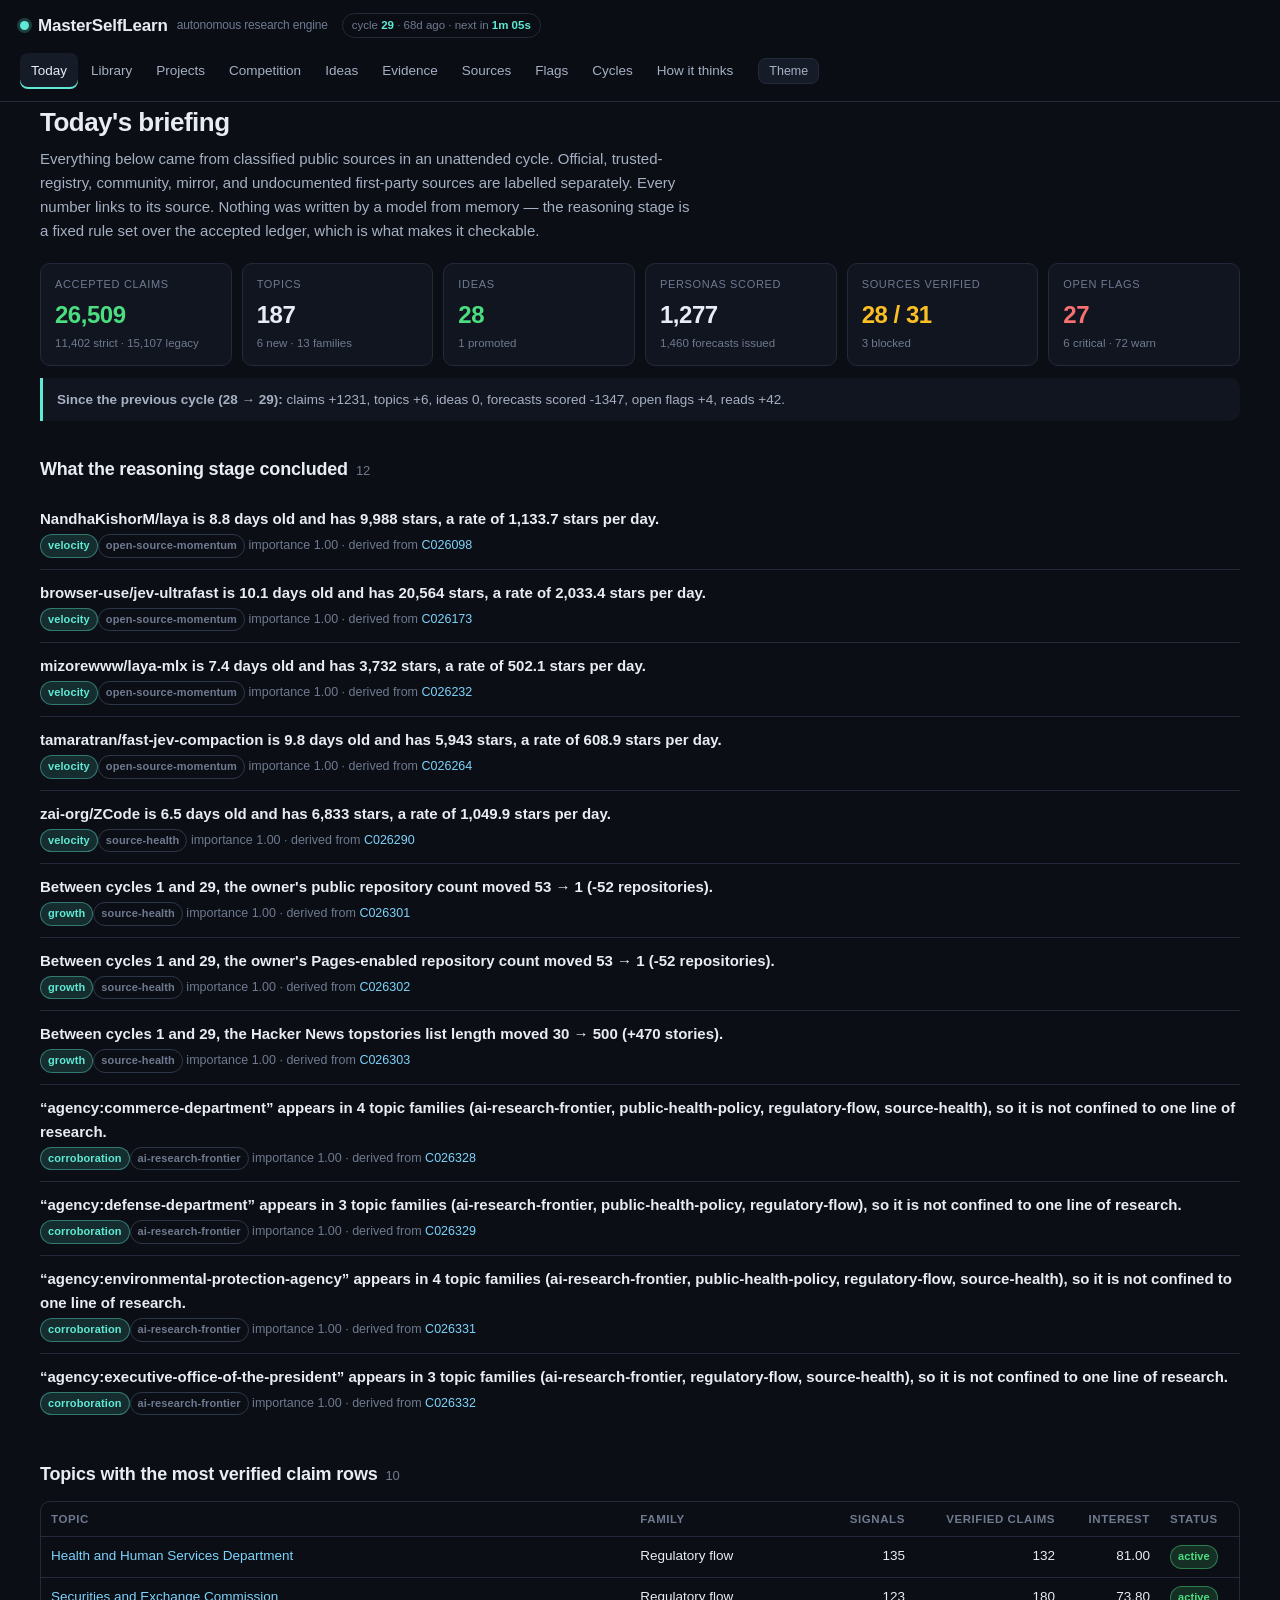
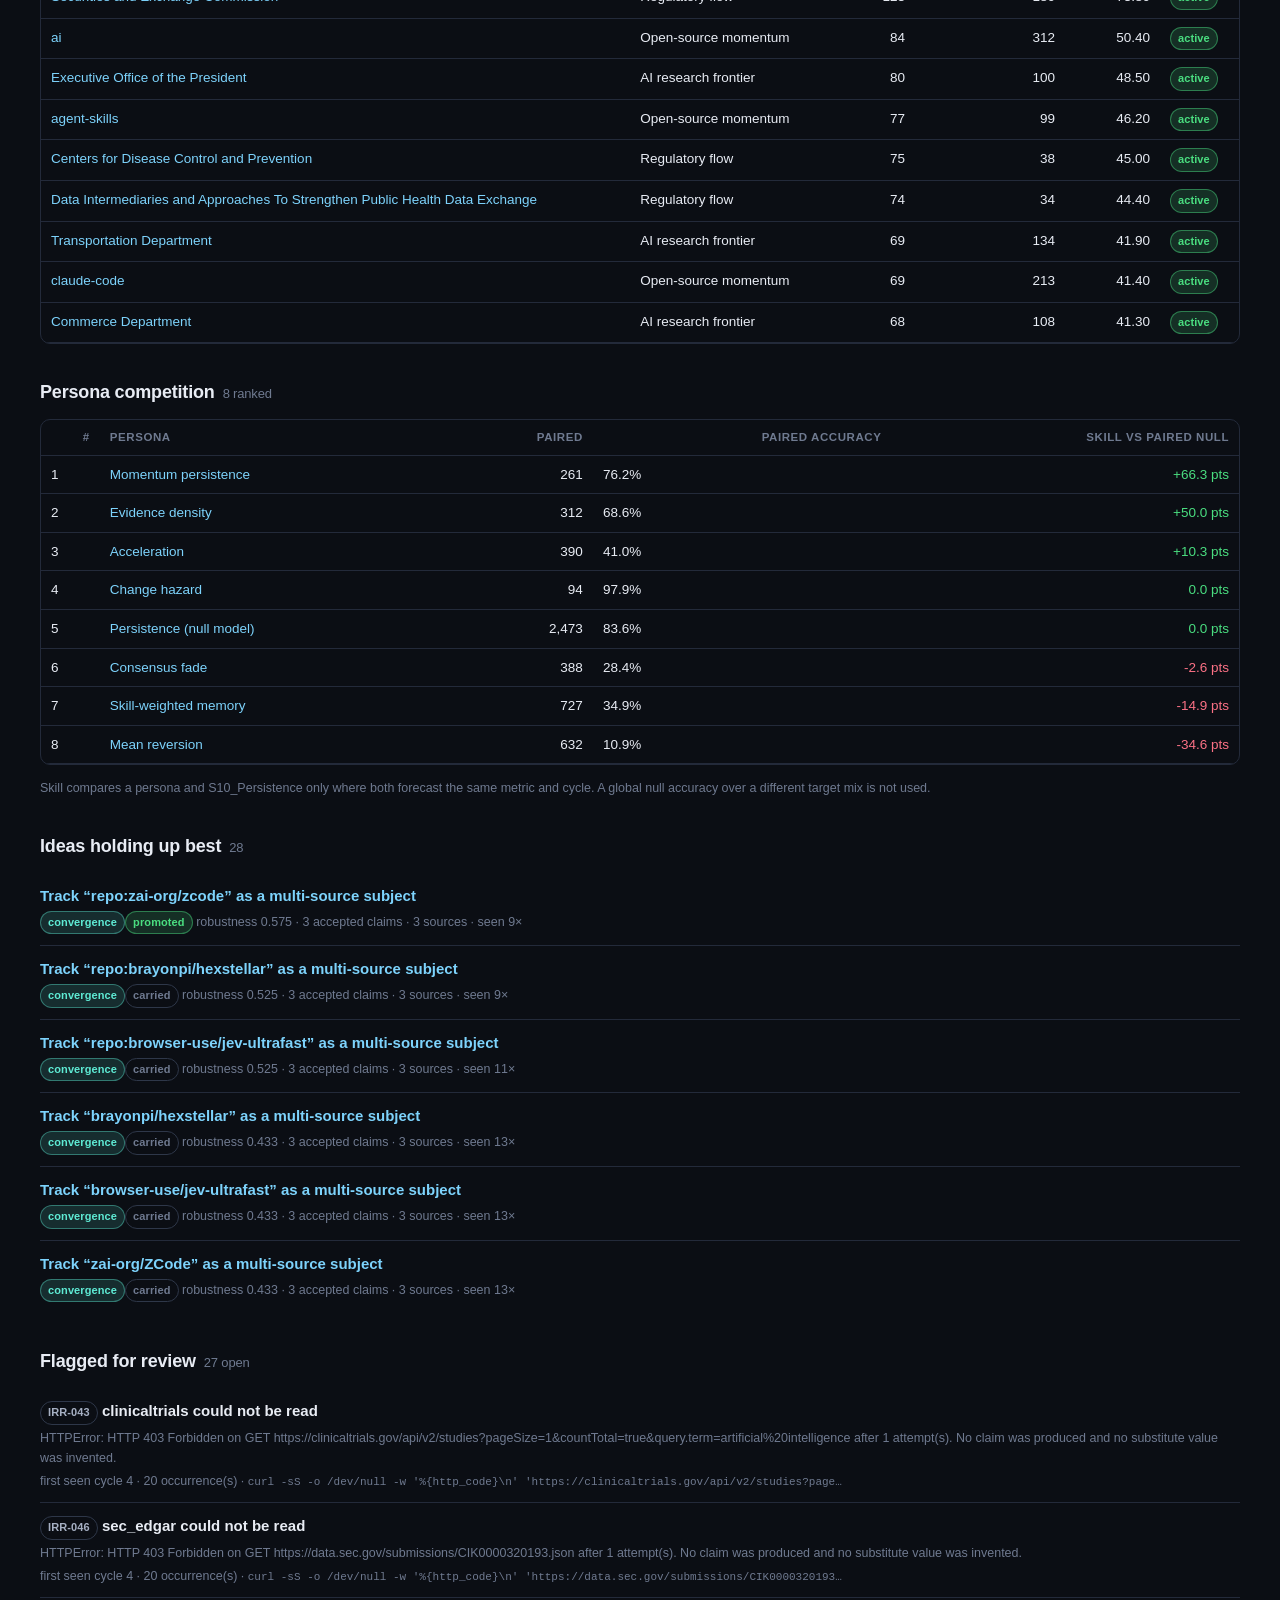
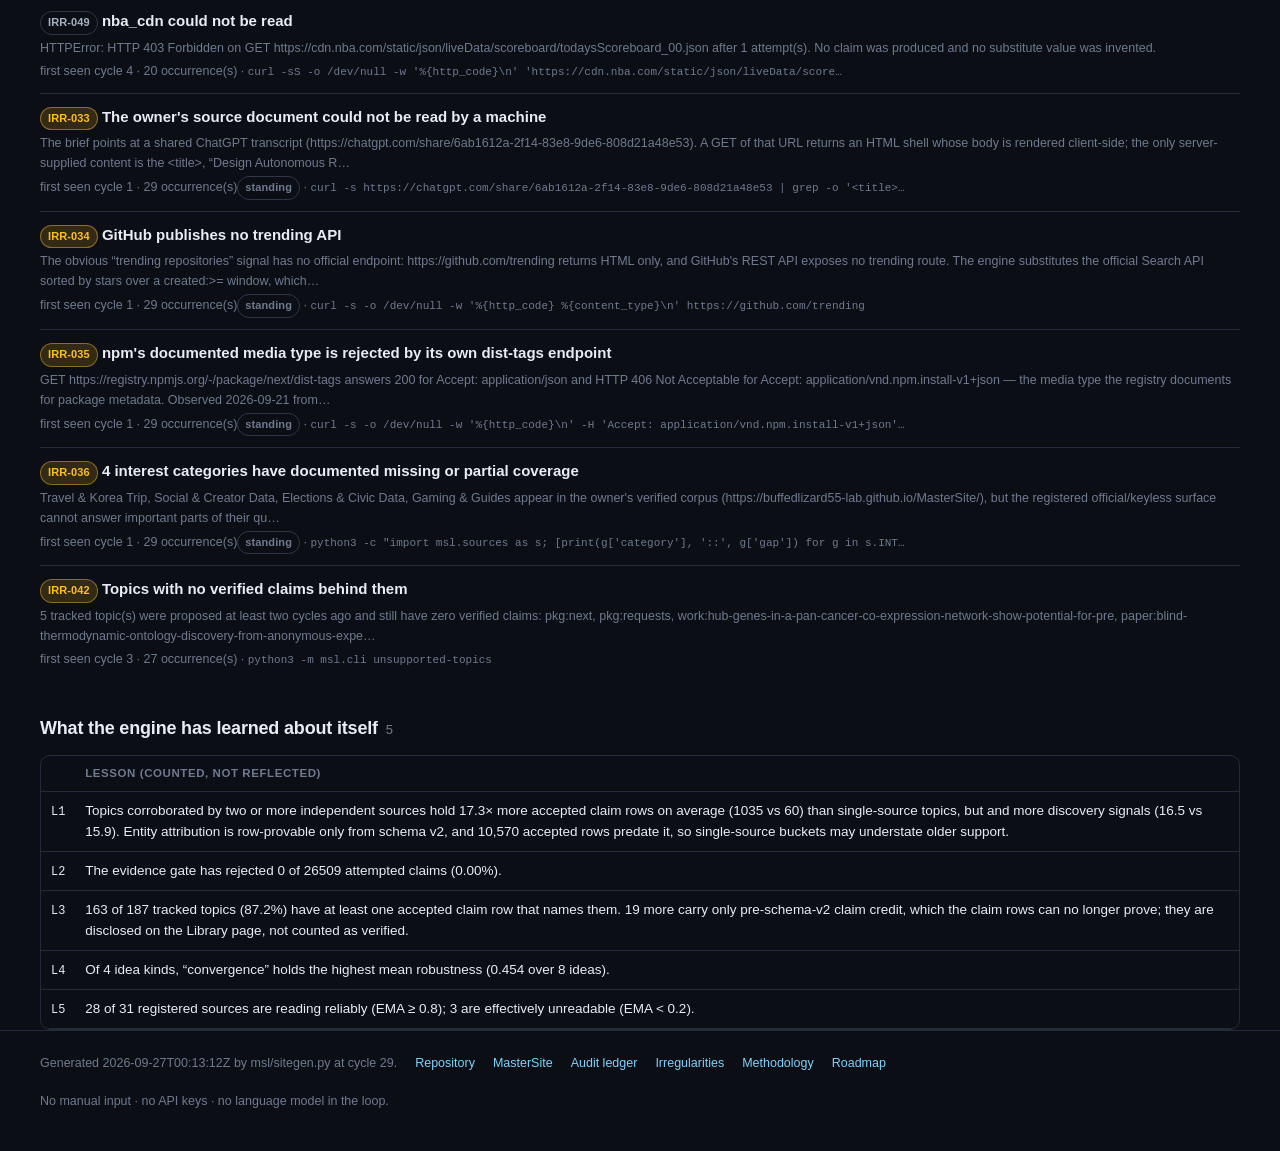
<file: index.html>
<!DOCTYPE html>
<html lang="en" data-theme="">
<head>
<meta charset="utf-8">
<meta name="viewport" content="width=device-width, initial-scale=1">
<title>Today's briefing — MasterSelfLearn</title>
<meta name="description" content="Cycle-by-cycle briefing from an autonomous, evidence-first research engine.">
<meta name="color-scheme" content="dark light">
<link rel="stylesheet" href="styles.css">
<script src="data/site.js"></script>
</head>
<body data-page="index.html">
<a class="skip" href="#main">Skip to content</a>
<main id="main" class="wrap" aria-live="polite"></main>
<script src="app.js"></script>
</body>
</html>
</file>
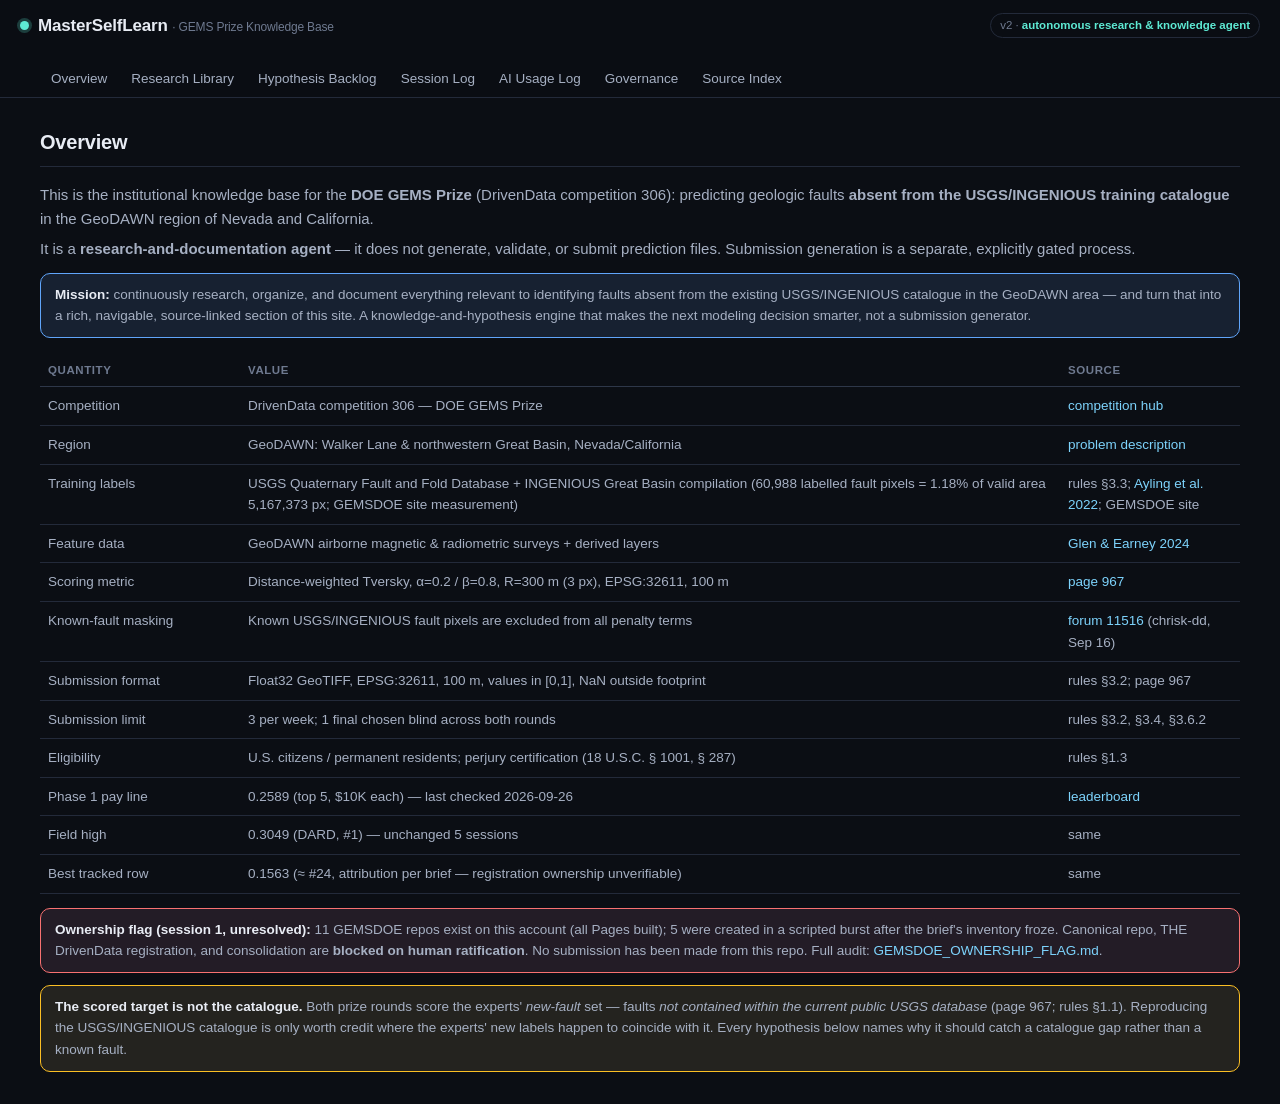
<file: gemsdoe/index.html>
<!DOCTYPE html>
<html lang="en" data-theme="">
<head>
<meta charset="utf-8">
<meta name="viewport" content="width=device-width, initial-scale=1">
<title>GEMS Prize Knowledge Base — MasterSelfLearn</title>
<meta name="description" content="Research library, hypothesis backlog, session log, and compliance record for the DOE GEMS Prize (DrivenData competition 306): finding faults missing from the USGS/INGENIOUS catalogue in the GeoDAWN region.">
<meta name="color-scheme" content="dark light">
<link rel="stylesheet" href="../styles.css">
<style>
  /* GEMS knowledge base — extends the shared design system */
  .gems-header { border-bottom: 1px solid var(--line); margin-bottom: 28px; }
  .gems-title { font-size: 26px; font-weight: 700; letter-spacing: -0.02em; margin: 0; }
  .gems-sub { color: var(--fg-2); font-size: 14px; margin-top: 4px; }
  .gems-param { color: var(--accent-2); font-weight: 600; }
  .gems-badge {
    display: inline-block; padding: 2px 8px; border-radius: 999px;
    font-size: 11.5px; font-weight: 600; letter-spacing: 0.02em;
    border: 1px solid var(--line-2); color: var(--fg-2); background: var(--bg-2);
  }
  .gems-badge.open       { background: color-mix(in srgb, var(--info) 14%, transparent); border-color: var(--info); color: var(--info); }
  .gems-badge.tested     { background: color-mix(in srgb, var(--up) 14%, transparent); border-color: var(--up); color: var(--up); }
  .gems-badge.falsified  { background: color-mix(in srgb, var(--crit) 14%, transparent); border-color: var(--crit); color: var(--crit); }
  .gems-badge.decided    { background: color-mix(in srgb, var(--warn) 14%, transparent); border-color: var(--warn); color: var(--warn); }
  .gems-badge.rule-ver   { background: color-mix(in srgb, var(--accent) 14%, transparent); border-color: var(--accent); color: var(--accent); }
  .gems-badge.implemented{ background: color-mix(in srgb, var(--up) 14%, transparent); border-color: var(--up); color: var(--up); }
  .section { margin-bottom: 32px; }
  .section h2 {
    font-size: 20px; font-weight: 700; letter-spacing: -0.01em;
    margin: 0 0 16px; padding-bottom: 8px; border-bottom: 1px solid var(--line);
    color: var(--fg);
  }
  .section h3 {
    font-size: 15.5px; font-weight: 600; margin: 18px 0 6px;
    color: var(--fg);
  }
  .section h4 {
    font-size: 13.5px; font-weight: 600; margin: 12px 0 4px;
    color: var(--fg-2); text-transform: uppercase; letter-spacing: 0.05em;
  }
  .section p { margin: 6px 0; color: var(--fg-2); }
  .section ul { margin: 6px 0 6px 0; padding-left: 20px; }
  .section li { margin: 3px 0; color: var(--fg-2); }
  .entry {
    background: var(--bg-2); border: 1px solid var(--line); border-radius: var(--r);
    padding: 14px 16px; margin: 10px 0; position: relative;
  }
  .entry .star { color: var(--warn); font-weight: 700; margin-right: 6px; }
  .entry .id { color: var(--fg-3); font-family: var(--mono); font-size: 12px; margin-right: 8px; }
  .entry .src { color: var(--accent-2); font-size: 12.5px; word-break: break-all; }
  .entry .claim { color: var(--fg); font-size: 14.5px; margin: 6px 0; }
  .entry .rel { color: var(--fg-3); font-size: 13px; }
  .entry .conf {
    display: inline-block; font-size: 11.5px; padding: 1px 7px; border-radius: 4px;
    background: var(--bg-3); color: var(--fg-3); border: 1px solid var(--line);
    margin-top: 4px;
  }
  .entry .conf.high   { background: color-mix(in srgb, var(--up) 12%, var(--bg-3)); color: var(--up); border-color: var(--up); }
  .entry .conf.med    { background: color-mix(in srgb, var(--warn) 12%, var(--bg-3)); color: var(--warn); border-color: var(--warn); }
  .entry .conf.low    { background: color-mix(in srgb, var(--crit) 12%, var(--bg-3)); color: var(--crit); border-color: var(--crit); }
  .entry .conf.unver  { background: color-mix(in srgb, var(--info) 12%, var(--bg-3)); color: var(--info); border-color: var(--info); }
  .cite {
    display: inline-block; color: var(--fg-3); font-size: 12px; font-style: italic;
    border-left: 2px solid var(--line-2); padding-left: 8px; margin: 4px 0;
  }
  .callout {
    background: color-mix(in srgb, var(--warn) 8%, var(--bg-2));
    border: 1px solid var(--warn); border-radius: var(--r);
    padding: 10px 14px; margin: 12px 0; font-size: 13.5px; color: var(--fg-2);
  }
  .callout.crit { background: color-mix(in srgb, var(--crit) 8%, var(--bg-2)); border-color: var(--crit); }
  .callout.info { background: color-mix(in srgb, var(--info) 8%, var(--bg-2)); border-color: var(--info); }
  .callout strong { color: var(--fg); }
  .nav-dots { display: flex; flex-wrap: wrap; gap: 6px; margin-bottom: 20px; }
  .nav-dot {
    padding: 5px 11px; border-radius: 999px; border: 1px solid var(--line-2);
    background: var(--bg-2); color: var(--fg-2); font-size: 12.5px; cursor: pointer;
    transition: background 0.15s, color 0.15s, border-color 0.15s;
  }
  .nav-dot:hover { background: var(--bg-3); color: var(--fg); border-color: var(--fg-3); }
  .nav-dot.active { background: var(--bg-3); color: var(--fg); border-color: var(--accent); box-shadow: inset 0 -2px 0 var(--accent); }
  .rules-quote {
    background: var(--bg-3); border-left: 3px solid var(--accent); padding: 10px 14px;
    margin: 10px 0; font-size: 13.5px; color: var(--fg-2); border-radius: 0 var(--r) var(--r) 0;
  }
  .rules-quote .src { display: block; color: var(--fg-3); font-size: 11.5px; margin-top: 6px; }
  .flag-row {
    display: flex; align-items: flex-start; gap: 10px; padding: 8px 0;
    border-bottom: 1px solid var(--line); font-size: 13.5px;
  }
  .flag-row:last-child { border-bottom: none; }
  .flag-id { font-family: var(--mono); font-weight: 700; color: var(--accent); min-width: 44px; }
  .flag-sev { font-size: 11px; padding: 1px 6px; border-radius: 4px; font-weight: 700; text-transform: uppercase; }
  .flag-sev.crit { background: color-mix(in srgb, var(--crit) 16%, transparent); color: var(--crit); }
  .flag-sev.warn { background: color-mix(in srgb, var(--warn) 16%, transparent); color: var(--warn); }
  .flag-sev.info { background: color-mix(in srgb, var(--fg-3) 14%, transparent); color: var(--fg-3); }
  .hyp-table { width: 100%; border-collapse: collapse; font-size: 13.5px; margin: 8px 0; }
  .hyp-table th { text-align: left; padding: 7px 8px; border-bottom: 1px solid var(--line-2); color: var(--fg-3); font-size: 11.5px; text-transform: uppercase; letter-spacing: 0.05em; }
  .hyp-table td { padding: 8px; border-bottom: 1px solid var(--line); vertical-align: top; color: var(--fg-2); }
  .hyp-table tr:hover td { background: var(--bg-3); }
  .hyp-table .status-cell { white-space: nowrap; }
  .audit-line { font-size: 12.5px; color: var(--fg-3); font-family: var(--mono); padding: 2px 0; border-bottom: 1px solid var(--line); }
  .audit-line .op { color: var(--accent-2); }
  .audit-line .rs { color: var(--up); }
  .footer-links { display: flex; flex-wrap: wrap; gap: 8px; margin-top: 24px; padding-top: 16px; border-top: 1px solid var(--line); }
  .footer-links a { font-size: 12.5px; color: var(--fg-3); }
  .footer-links a:hover { color: var(--fg); }
  .kbd {
    font-family: var(--mono); font-size: 11.5px; padding: 1px 5px; border-radius: 4px;
    background: var(--bg-3); border: 1px solid var(--line-2); color: var(--fg-2);
  }
  @media (max-width: 640px) {
    .gems-title { font-size: 21px; }
    .entry { padding: 10px 12px; }
    .hyp-table { font-size: 12.5px; }
    .hyp-table td, .hyp-table th { padding: 5px 6px; }
  }
</style>
</head>
<body data-page="gemsdoe/index.html">

<header class="top gems-header">
  <div class="wrap top-row">
    <div class="brand">
      <span class="dot"></span>
      <span>MasterSelfLearn <small>· GEMS Prize Knowledge Base</small></span>
    </div>
    <div class="spacer"></div>
    <span class="pulse">v2 · <b>autonomous research &amp; knowledge agent</b></span>
  </div>
  <div class="wrap" style="padding-top:10px">
    <nav class="tabs" aria-label="GEMS knowledge base sections">
      <a href="#overview"      aria-controls="p-overview"      aria-current="page">Overview</a>
      <a href="#library"       aria-controls="p-library"       >Research Library</a>
      <a href="#hypotheses"   aria-controls="p-hypotheses"   >Hypothesis Backlog</a>
      <a href="#changelog"    aria-controls="p-changelog"    >Session Log</a>
      <a href="#ai-log"       aria-controls="p-ai-log"       >AI Usage Log</a>
      <a href="#governance"   aria-controls="p-governance"   >Governance</a>
      <a href="#sources"      aria-controls="p-sources"      >Source Index</a>
    </nav>
  </div>
</header>

<main class="wrap" id="main">

<!-- ============================================================ OVERVIEW -->
<section id="p-overview" class="section">
  <h2>Overview</h2>
  <p>
    This is the institutional knowledge base for the
    <b>DOE GEMS Prize</b> (DrivenData competition 306):
    predicting geologic faults <b>absent from the USGS/INGENIOUS training catalogue</b>
    in the GeoDAWN region of Nevada and California.
  </p>
  <p>
    It is a <b>research-and-documentation agent</b> — it does not generate, validate,
    or submit prediction files. Submission generation is a separate, explicitly gated process.
  </p>

  <div class="callout info">
    <strong>Mission:</strong> continuously research, organize, and document everything
    relevant to identifying faults absent from the existing USGS/INGENIOUS catalogue
    in the GeoDAWN area — and turn that into a rich, navigable, source-linked section
    of this site. A knowledge-and-hypothesis engine that makes the next modeling
    decision smarter, not a submission generator.
  </div>

  <table class="hyp-table" style="margin-top:16px">
    <tr><th style="width:200px">Quantity</th><th>Value</th><th style="width:180px">Source</th></tr>
    <tr><td>Competition</td><td>DrivenData competition 306 — DOE GEMS Prize</td><td><a href="https://www.drivendata.org/competitions/306/competition-doe-gems/" target="_blank" rel="noopener noreferrer">competition hub</a></td></tr>
    <tr><td>Region</td><td>GeoDAWN: Walker Lane &amp; northwestern Great Basin, Nevada/California</td><td><a href="https://www.drivendata.org/competitions/306/competition-doe-gems/page/967/" target="_blank" rel="noopener noreferrer">problem description</a></td></tr>
    <tr><td>Training labels</td><td>USGS Quaternary Fault and Fold Database + INGENIOUS Great Basin compilation (60,988 labelled fault pixels = 1.18% of valid area 5,167,373 px; GEMSDOE site measurement)</td><td>rules §3.3; <a href="https://doi.org/10.15121/1881483" target="_blank" rel="noopener noreferrer">Ayling et al. 2022</a>; GEMSDOE site</td></tr>
    <tr><td>Feature data</td><td>GeoDAWN airborne magnetic &amp; radiometric surveys + derived layers</td><td><a href="https://doi.org/10.5066/P93LGLVQ" target="_blank" rel="noopener noreferrer">Glen &amp; Earney 2024</a></td></tr>
    <tr><td>Scoring metric</td><td>Distance-weighted Tversky, α=0.2 / β=0.8, R=300 m (3 px), EPSG:32611, 100 m</td><td><a href="https://www.drivendata.org/competitions/306/competition-doe-gems/page/967/" target="_blank" rel="noopener noreferrer">page 967</a></td></tr>
    <tr><td>Known-fault masking</td><td>Known USGS/INGENIOUS fault pixels are excluded from all penalty terms</td><td><a href="https://community.drivendata.org/t/scoring-clarification-are-known-usgs-ingenious-faults-masked-when-scoring-and-are-they-in-the-final-round-label-set/11516" target="_blank" rel="noopener noreferrer">forum 11516</a> (chrisk-dd, Sep 16)</td></tr>
    <tr><td>Submission format</td><td>Float32 GeoTIFF, EPSG:32611, 100 m, values in [0,1], NaN outside footprint</td><td>rules §3.2; page 967</td></tr>
    <tr><td>Submission limit</td><td>3 per week; 1 final chosen blind across both rounds</td><td>rules §3.2, §3.4, §3.6.2</td></tr>
    <tr><td>Eligibility</td><td>U.S. citizens / permanent residents; perjury certification (18 U.S.C. § 1001, § 287)</td><td>rules §1.3</td></tr>
    <tr><td>Phase 1 pay line</td><td>0.2589 (top 5, $10K each) — last checked 2026-09-26</td><td><a href="https://www.drivendata.org/competitions/306/competition-doe-gems/leaderboard/" target="_blank" rel="noopener noreferrer">leaderboard</a></td></tr>
    <tr><td>Field high</td><td>0.3049 (DARD, #1) — unchanged 5 sessions</td><td>same</td></tr>
    <tr><td>Best tracked row</td><td>0.1563 (≈ #24, attribution per brief — registration ownership unverifiable)</td><td>same</td></tr>
  </table>

  <div class="callout crit" style="margin-top:14px">
    <strong>Ownership flag (session 1, unresolved):</strong> 11 GEMSDOE repos exist on
    this account (all Pages built); 5 were created in a scripted burst after the brief's
    inventory froze. Canonical repo, THE DrivenData registration, and consolidation are
    <b>blocked on human ratification</b>. No submission has been made from this repo.
    Full audit:
    <a href="../GEMSDOE_OWNERSHIP_FLAG.md" target="_blank" rel="noopener noreferrer">GEMSDOE_OWNERSHIP_FLAG.md</a>.
  </div>

  <div class="callout" style="margin-top:10px">
    <strong>The scored target is not the catalogue.</strong> Both prize rounds score the
    experts' <i>new-fault</i> set — faults <i>not contained within the current public USGS
    database</i> (page 967; rules §1.1). Reproducing the USGS/INGENIOUS catalogue is only
    worth credit where the experts' new labels happen to coincide with it. Every hypothesis
    below names why it should catch a catalogue gap rather than a known fault.
  </div>
</section>

<!-- ============================================================ RESEARCH LIBRARY -->
<section id="p-library" class="section" style="display:none">
  <h2>Research Library</h2>
  <p>
    Annotated, source-linked bibliography organised by the method families in the session brief.
    Every entry was reached and read (at least to abstract/method level) on 2026-09-26 unless
    marked <i>carry-forward</i>. Nothing here is from model memory; each takeaway is what the
    cited source itself says.
  </p>
  <p>
    Relevance key:
    <span class="gems-badge decided">★★★</span> directly usable as a candidate generator for catalogue-missing faults &nbsp;
    <span class="gems-badge tested">★★</span> strong supporting method &nbsp;
    <span class="gems-badge open">★</span> context
  </p>

  <!-- A. Competition ground truth -->
  <h3>A. Competition ground truth, data, and official baseline</h3>

  <div class="entry">
    <span class="id">A1</span><span class="gems-badge decided">★★★</span> GEMS Prize problem statement, metric, and submission format
    <div class="claim">Defines: GeoDAWN region; provided features = surface conductivity + depth to conductive base, detrended elevation + slope, dilatation rate / shear strain rate / second invariant of strain rate, isostatic gravity anomaly + slope, RTP magnetic anomaly, TMI, vertical &amp; horizontal slope of TMI, top-of-crustal magnetic source depth, earthquake density; labels = USGS Quaternary faults + INGENIOUS; external data allowed if licensed; metric DTI α=0.2/β=0.8, R=300 m; submission float32 GeoTIFF EPSG:32611 100 m.</div>
    <div class="rel"><strong>Most consequential sentence:</strong> test faults are <em>"faults that are not contained within the current public USGS database"</em>, manually identified by experts.</div>
    <div class="src"><a href="https://www.drivendata.org/competitions/306/competition-doe-gems/page/967/" target="_blank" rel="noopener noreferrer">https://www.drivendata.org/competitions/306/competition-doe-gems/page/967/</a> — read 2026-09-26, both chunks.</div>
    <span class="conf high">high — primary, verbatim</span>
  </div>

  <div class="entry">
    <span class="id">A2</span><span class="gems-badge decided">★★★</span> Official rules (full document)
    <div class="claim">Full official rules PDF, September 2026, U.S. Department of Energy, governed by 15 U.S.C. § 3719. Labels described in §3.3: training features at 100 m incl. GeoDAWN + "other publicly available geospatial features"; training labels from the INGENIOUS Great Basin compilation.</div>
    <div class="src"><a href="https://www.nlr.gov/docs/fy26osti/96647.pdf" target="_blank" rel="noopener noreferrer">https://www.nlr.gov/docs/fy26osti/96647.pdf</a> — all 7 chunks read 2026-09-26. Serves from docs.nlr.gov (the sponsor's own domain).</div>
    <span class="conf high">high — primary, verbatim</span>
  </div>

  <div class="entry">
    <span class="id">A3</span><span class="gems-badge decided">★★★</span> Official reference solution (U-Net MC-CV)
    <div class="claim">U-Net via segmentation_models_pytorch, TverskyLoss(α=0.2, β=0.8), 5 Monte-Carlo splits, 128 px patches, augmentation (crop/flip/rotate30), combined prediction, suggested threshold 0.1. Trains <strong>only on catalogue labels</strong> — the ceiling of this exact recipe on hidden faults is whatever generalisation it gets; beating it means adding new-fault evidence or better recall geometry.</div>
    <div class="src"><a href="https://github.com/drivendataorg/gems-prize-reference-solution" target="_blank" rel="noopener noreferrer">https://github.com/drivendataorg/gems-prize-reference-solution</a> — notebook read cell-by-cell 2026-09-26 (author: Prof. John Lipor, Portland State University; repo created 2026-06-16).</div>
    <span class="conf high">high — official reference, read in full</span>
  </div>

  <div class="entry">
    <span class="id">A4</span><span class="gems-badge tested">★★</span> INGENIOUS Great Basin Regional Dataset Compilation (label source)
    <div class="claim">Ayling, B., J. Faulds, et al. 2022. doi:10.15121/1881483. Named in rules §3.3 as the source of the training labels. The GBCGE project page is linked from page 967.</div>
    <div class="src"><a href="https://doi.org/10.15121/1881483" target="_blank" rel="noopener noreferrer">https://doi.org/10.15121/1881483</a> — DOI as printed in rules §3.3. Project page: <a href="https://gbcge.org/current-projects/ingenious/" target="_blank" rel="noopener noreferrer">gbcge.org/current-projects/ingenious/</a> (linked from page 967; not independently fetched this session — flagged as link-only).</div>
    <span class="conf med">medium — DOI verified; project page link-only</span>
  </div>

  <div class="entry">
    <span class="id">A5</span><span class="gems-badge decided">★★★</span> USGS Quaternary Fault and Fold Database (QFFDB) — catalogue source
    <div class="claim">The catalogue the new faults are <b>absent from</b>: U.S. faults with Quaternary (&lt;1.6 Ma) coseismic surface deformation. The same page links a <b>slip tendency / dilation tendency shapefile for Great Basin Quaternary faults</b> — faults oriented to slip or dilate under the ambient stress field — a direct, official, region-specific prior for which unmapped structures are most likely active. (Rules §2/§3.3 name the QFFDB as the other label source.)</div>
    <div class="src"><a href="https://www.usgs.gov/programs/earthquake-hazards/faults" target="_blank" rel="noopener noreferrer">https://www.usgs.gov/programs/earthquake-hazards/faults</a> — read 2026-09-26. (Current official USGS URL; verified live, not assumed.)</div>
    <span class="conf high">high — primary, USGS, verified live</span>
  </div>

  <div class="entry">
    <span class="id">A6</span><span class="gems-badge decided">★★★</span> GeoDAWN data release (the survey itself)
    <div class="claim">Glen, J.M.G., and T.E. Earney, 2024, USGS data release, doi:10.5066/P93LGLVQ (doi as printed in rules §2). DOE Geothermal Data Repository landing. High-resolution aeromagnetic + aeroradiometric surveys, flown Nov 2021–Nov 2022 by EDCON-PRJ under USGS contract (EarthMRI + DOE GTO), two overlapping survey areas across the Walker Lane and northwestern Great Basin.</div>
    <div class="src"><a href="https://doi.org/10.5066/P93LGLVQ" target="_blank" rel="noopener noreferrer">https://doi.org/10.5066/P93LGLVQ</a> — DOI as printed in rules §2. GDR landing: <a href="https://gdr.openei.org/submissions/1591" target="_blank" rel="noopener noreferrer">https://gdr.openei.org/submissions/1591</a> — read 2026-09-26.</div>
    <span class="conf high">high — primary, DOI verified, read</span>
  </div>

  <!-- B. Potential-field edge detection -->
  <h3>B. Potential-field edge / lineament detection (gravity &amp; magnetics)</h3>
  <p>
    Relevant because the provided feature stack ships RTP anomaly, TMI, and the vertical/horizontal
    slope of TMI — exactly the inputs these methods consume. Tilt-type filters add depth-balanced
    edges, useful for the "buried fault under basin fill" regime of Basin-and-Range.
  </p>

  <div class="entry">
    <span class="id">B1</span><span class="gems-badge tested">★★</span> Tilt-angle family on magnetics — TDR and TAHG, Zanjan case study
    <div class="claim">Tilt angle = arctan(vertical-derivative / total-horizontal-derivative): depth-insensitive, edges at zero crossings; TAHG (tilt of the total horizontal gradient) equalises shallow/deep sources and puts maxima on edges; used to map <strong>basement faults hidden under thick sedimentary cover</strong> — the "buried fault" regime of Basin-and-Range basins.</div>
    <div class="src"><a href="https://jesphys.ut.ac.ir/article_58910.html?lang=en" target="_blank" rel="noopener noreferrer">https://jesphys.ut.ac.ir/article_58910.html?lang=en</a> — read 2026-09-26.</div>
    <div class="rel">Relevance: directly applicable to the provided RTP/TMI bands; the depth-insensitivity of tilt is valuable where multiple fault generations overlap.</div>
    <span class="conf high">high — primary journal, read</span>
  </div>

  <div class="entry">
    <span class="id">B2</span><span class="gems-badge tested">★★</span> Gravity lineaments via second horizontal derivative, Central Anatolia
    <div class="claim">Edge operator from the second horizontal derivative of the truncated-plate model; non-maximum suppression + double threshold; explicitly <em>"useful for detecting deep faults even in the presence of shallower features."</em></div>
    <div class="src"><a href="https://link.springer.com/article/10.5047/eps.2011.04.003" target="_blank" rel="noopener noreferrer">https://link.springer.com/article/10.5047/eps.2011.04.003</a> — read 2026-09-26.</div>
    <div class="rel">Relevance: the provided isostatic gravity anomaly + slope bands are the right input; the deep-fault-in-presence-of-shallow claim matches the GeoDAWN setting.</div>
    <span class="conf high">high — primary, read</span>
  </div>

  <div class="entry">
    <span class="id">B3</span><span class="gems-badge open">★</span> Method comparison — SVD vs tilt angle on gravity
    <div class="claim">Second vertical derivative enhances shallow edges; tilt balances depths; both place edges at the same cardinal points in their test area. Useful for choosing which derivative layers to stack.</div>
    <div class="src"><a href="https://www.irejournals.com/formatedpaper/1703006.pdf" target="_blank" rel="noopener noreferrer">https://www.irejournals.com/formatedpaper/1703006.pdf</a> — read 2026-09-26.</div>
    <span class="conf high">high — primary, read</span>
  </div>

  <div class="entry">
    <span class="id">B4</span><span class="gems-badge tested">★★</span> Fault identification suite, Anza Basin (Kenya) — incl. iTilt
    <div class="claim">Compares 2nd-VDR, THDR, analytic signal, NVDR-THDR, Tilt-Euler and <strong>iTilt-Euler</strong>; iTilt (Liu et al. 2015) divides VDR by the analytic-signal amplitude to stabilise derivatives over stacked sources — the practical choice where multiple fault generations overlap.</div>
    <div class="src"><a href="https://link.springer.com/article/10.1007/s44195-025-00085-x" target="_blank" rel="noopener noreferrer">https://link.springer.com/article/10.1007/s44195-025-00085-x</a> — read 2026-09-26.</div>
    <div class="rel">Relevance: the iTilt stabilisation is the practical choice for the GeoDAWN area, where multiple fault generations are expected to overlap.</div>
    <span class="conf high">high — primary, read</span>
  </div>

  <div class="entry">
    <span class="id">B5</span><span class="gems-badge open">★</span> Integrated satellite-lineament + gravity edges, Gongola Basin
    <div class="claim">Concordance of directional-filtered imagery lineaments (NW-SE, NE-SW) with second-horizontal-derivative gravity edges; template for the multi-evidence intersection approach.</div>
    <div class="src"><a href="https://www.sciencedirect.com/science/article/abs/pii/S2352938519303684" target="_blank" rel="noopener noreferrer">https://www.sciencedirect.com/science/article/abs/pii/S2352938519303684</a> — read 2026-09-26, abstract level.</div>
    <span class="conf med">medium — abstract-level read</span>
  </div>

  <!-- C. DEM / LiDAR scarp detection -->
  <h3>C. DEM / LiDAR scarp detection</h3>
  <p>
    The 1 m DEM tiles over the footprint (716 confirmed in the GEMSDOE inventory against the USGS 3DEP bucket)
    are the richest source for young, unmapped surface faults. Curvature template matching is the most directly
    usable published method found.
  </p>

  <div class="entry">
    <span class="id">C1</span><span class="gems-badge decided">★★★</span> Regional scarp extraction by curvature template matching
    <div class="claim">Sare, B., et al. 2019, JGR: Solid Earth, doi:10.1029/2018JB016886. Convolve directional DEM curvature with the <strong>curvature template of the diffusive scarp-degradation model</strong> (Hanks 2000 / Hilley et al. 2010), yielding per-pixel scarp amplitude and misfit on ≤2 m DEMs over ≥100 km regions; validated against field-dated scarps. Its in-paper context reports that up to ~85% of swath pixels are unmapped in the Q-faults DB around real scarps — the same completeness gap this prize scores.</div>
    <div class="src"><a href="https://agupubs.onlinelibrary.wiley.com/doi/full/10.1029/2018JB016886" target="_blank" rel="noopener noreferrer">https://agupubs.onlinelibrary.wiley.com/doi/full/10.1029/2018JB016886</a> — read 2026-09-26.</div>
    <div class="rel">Relevance: the single most directly usable DEM method found. The ~85% catalogue incompleteness around real scarps is direct evidence that the catalogue is structurally incomplete — the exact target of this prize.</div>
    <span class="conf high">high — primary, AGU, read</span>
  </div>

  <div class="entry">
    <span class="id">C2</span><span class="gems-badge tested">★★</span> Utah Geological Survey — LiDAR as the fault-mapping tool
    <div class="claim">0.5 m bare-earth DEMs + slopeshade/hillshade reveal <em>"many previously unmapped fault traces"</em>, incl. under vegetation and for non-N-S trends; slope-shade manipulation is the practical trick for small scarps.</div>
    <div class="src"><a href="https://geology.utah.gov/map-pub/survey-notes/lidar-tool-for-geologists/" target="_blank" rel="noopener noreferrer">https://geology.utah.gov/map-pub/survey-notes/lidar-tool-for-geologists/</a> — read 2026-09-26.</div>
    <div class="rel">Relevance: validates DEM-first scanning for the GeoDAWN footprint, including non-N-S trends (relevant given the flight-line striping concern on N-S candidates).</div>
    <span class="conf high">high — official state survey, read</span>
  </div>

  <div class="entry">
    <span class="id">C3</span><span class="gems-badge tested">★★</span> Scarps beneath dense canopy — Seattle fault zone
    <div class="claim">1.5–10 m scarps invisible in the field/air photos, found in leaf-off LiDAR; ground-return density is the resolving constraint. Justifies DEM-first scanning in vegetated parts of the GeoDAWN footprint.</div>
    <div class="src"><a href="https://pugetsoundlidar.ess.washington.edu/harding.pdf" target="_blank" rel="noopener noreferrer">https://pugetsoundlidar.ess.washington.edu/harding.pdf</a> — read 2026-09-26.</div>
    <span class="conf high">high — primary, read</span>
  </div>

  <div class="entry">
    <span class="id">C4</span><span class="gems-badge tested">★★</span> Active-trace identification from LiDAR DEM, Yangsan fault (Korea)
    <div class="claim">Scarp + deflected-stream signatures on 20 cm DEMs; distinguishes fault valleys from fluvial valleys by linear continuity and connectivity — the false-positive discipline a scarp miner needs.</div>
    <div class="src"><a href="https://www.mdpi.com/2072-4292/14/19/4838" target="_blank" rel="noopener noreferrer">https://www.mdpi.com/2072-4292/14/19/4838</a> — read 2026-09-26.</div>
    <div class="rel">Relevance: the continuity/connectivity criterion is the false-positive discipline needed when mining DEM scarp candidates at scale.</div>
    <span class="conf high">high — primary, read</span>
  </div>

  <div class="entry">
    <span class="id">C5</span><span class="gems-badge open">★</span> ML scarp detection — review of U-Net-style approaches
    <div class="claim">Reviews automated scarp detection incl. a U-Net-like network for scarps (cites Su et al. 2023) and VHSR-image rupture detection; positions DEM morphometry + ML as the emerging standard. (Cited-paper details not fetched; the review itself is the source of record here.)</div>
    <div class="src"><a href="https://www.ijres.org/papers/Volume-13/Issue-5/13052644.pdf" target="_blank" rel="noopener noreferrer">https://www.ijres.org/papers/Volume-13/Issue-5/13052644.pdf</a> — read 2026-09-26.</div>
    <span class="conf med">medium — review read; cited papers not individually fetched</span>
  </div>

  <!-- D. Geothermal fault-mapping methodology -->
  <h3>D. Geothermal fault-mapping methodology (official programme literature)</h3>
  <p>
    The competition's provided bands (strain rates, earthquake density, gravity, conductivity) were chosen
    to reproduce exactly this DOE-blessed methodology. The PFA factor stack is the relevance filter the prize cares about.
  </p>

  <div class="entry">
    <span class="id">D1</span><span class="gems-badge decided">★★★</span> Play-fairway analysis, Brady's &amp; Astor Pass (Great Basin)
    <div class="claim">Siler, D.L., and J.E. Faulds, 2013. Permeability-potential model from <strong>fault zone, minor faults, and micro-earthquake activity</strong>; heat model from gradients, springs, alteration, He isotopes, magnetics. This is the DOE-blessed factor stack for "where do fluids flow along faults" — the geothermal relevance filter the prize cares about.</div>
    <div class="src">OSTI record; Science.gov landing: <a href="https://www.science.gov/topicpages/g/geothermal+system+exploration" target="_blank" rel="noopener noreferrer">https://www.science.gov/topicpages/g/geothermal+system+exploration</a> — record retrieved 2026-09-26.</div>
    <span class="conf high">high — DOE programme literature, retrieved</span>
  </div>

  <div class="entry">
    <span class="id">D2</span><span class="gems-badge decided">★★★</span> Great Basin play-fairway model — the 9-factor permeability/heat map
    <div class="claim">Faulds, J.E., et al. 2016, Stanford Geothermal Workshop. Factors: recency of faulting, fault intersection/step-over geometry, stress-field orientation (slip/dilation tendency), <strong>earthquake density</strong>, gravity, 3 km temperature, geochemistry; fuzzy-logic + weights-of-evidence integration; Quaternary faults = "intermediate permeability" tier. Note the overlap with the competition's provided bands (strain rates, earthquake density, gravity, conductivity): the feature stack was chosen to reproduce exactly this methodology.</div>
    <div class="src"><a href="https://pangea.stanford.edu/ERE/pdf/IGAstandard/SGW/2016/Faulds1.pdf" target="_blank" rel="noopener noreferrer">https://pangea.stanford.edu/ERE/pdf/IGAstandard/SGW/2016/Faulds1.pdf</a> — read 2026-09-26.</div>
    <span class="conf high">high — primary, SGW, read</span>
  </div>

  <div class="entry">
    <span class="id">D3</span><span class="gems-badge decided">★★★</span> Blind-system discovery, southern Gabbs Valley (validation case)
    <div class="claim">A <strong>blind</strong> (&gt;130 °C, no surface expression in the catalogue) system found at <em>multiple fault intersections in a displacement transfer zone</em>, flagged by gravity + magnetic + MT, then confirmed by 2 m temperature holes (~120 °C at 150 m). Template for a high-value prediction: intersection/transfer-zone candidates absent from the catalogue.</div>
    <div class="src"><a href="https://publications.mygeoenergynow.org/grc/1033921.pdf" target="_blank" rel="noopener noreferrer">https://publications.mygeoenergynow.org/grc/1033921.pdf</a> — read 2026-09-26.</div>
    <div class="rel">Relevance: a published worked example of finding a catalogue-absent system from multi-physics evidence — the exact class this prize scores.</div>
    <span class="conf high">high — primary, read</span>
  </div>

  <div class="entry">
    <span class="id">D4</span><span class="gems-badge decided">★★★</span> BRIDGE project — GeoDAWN magnetics + LiDAR fault picks, Hawthorne NV
    <div class="claim">DOE GDR readme: <strong>LiDAR fault picks + fault-ball dip directions, 2 m temperature surveys, MT, gravity, GeoDAWN aeromagnetic derivatives, 3D joint inversion</strong>, and an explicit "geophysics sketchbook" correlating gravity, magnetics, 2 m temperature, <strong>LiDAR fault scarps</strong> and HTEM resistivity. Published inside the competition's own study region; the closest thing to an official worked example of multi-physics fault discovery there.</div>
    <div class="src"><a href="https://gdr.openei.org/files/1682/BRIDGE_README.pdf" target="_blank" rel="noopener noreferrer">https://gdr.openei.org/files/1682/BRIDGE_README.pdf</a> — read 2026-09-26.</div>
    <span class="conf high">high — official GDR, inside study region, read</span>
  </div>

  <div class="entry">
    <span class="id">D5</span><span class="gems-badge tested">★★</span> GeoDAWN/GeoFlight survey programme — official DOE page
    <div class="claim">DOE's own framing: GeoDAWN data constrain <em>"geologic conditions and stress regimes"</em> of the Salton Sea region, Walker Lane trough and western Great Basin for geothermal discovery; GeoFlight continues it.</div>
    <div class="src"><a href="https://www.energy.gov/hgeo/geothermal/geoflight" target="_blank" rel="noopener noreferrer">https://www.energy.gov/hgeo/geothermal/geoflight</a> — read 2026-09-26.</div>
    <span class="conf high">high — official DOE, read</span>
  </div>

  <div class="entry">
    <span class="id">D6</span><span class="gems-badge decided">★★★</span> GeoDAWN GRC paper — young hidden faults in the magnetics
    <div class="claim">USGS authors: near Battle Mountain, <strong>young basin faults mapped from LiDAR displace weakly magnetic basin fill, producing subtle anomalies visible in GeoDAWN residual magnetics</strong> (regional removed). Direct published evidence that GeoDAWN magnetics + LiDAR see faults the existing compilation misses — the exact class this prize scores.</div>
    <div class="src"><a href="https://publications.mygeoenergynow.org/grc/1034804.pdf" target="_blank" rel="noopener noreferrer">https://publications.mygeoenergynow.org/grc/1034804.pdf</a> — read 2026-09-26.</div>
    <div class="rel">Relevance: the single most important published confirmation that the provided feature stack can reveal catalogue-absent faults in this exact region.</div>
    <span class="conf high">high — primary, USGS, read</span>
  </div>

  <!-- E. Catalogue-gap reasoning (highest-leverage domain) -->
  <h3>E. Catalogue-gap reasoning <span class="gems-badge open" style="font-size:11px">— highest-leverage domain</span></h3>
  <p>
    The actual scored target is not "what looks fault-like" — it is <b>what the catalogue is structurally
    likely to have missed</b>. This section records the methodology of the INGENIOUS compilation and the
    USGS QFFDB themselves (not just their output rasters), and uses that to reason about where the catalogue
    is structurally likely to be incomplete.
  </p>

  <div class="entry">
    <span class="id">E1</span> INGENIOUS compilation methodology
    <div class="claim">The INGENIOUS Great Basin compilation (Ayling et al. 2022) is a regional dataset compilation. Its methodology — field campaigns, remote-sensing passes, terrain/access constraints, what was and was not mapped — determines the completeness envelope. <strong>This methodology was not independently re-read this session</strong>; the compilation is cited via its DOI and the rules §3.3 attribution. The catalogue-gap reasoning below is therefore a <i>structural prior</i> based on known characteristics of regional Quaternary fault compilations, not a claim about INGENIOUS's specific field protocol.</div>
    <div class="src"><a href="https://doi.org/10.15121/1881483" target="_blank" rel="noopener noreferrer">https://doi.org/10.15121/1881483</a> — DOI as printed in rules §3.3. Project page: <a href="https://gbcge.org/current-projects/ingenious/" target="_blank" rel="noopener noreferrer">gbcge.org/current-projects/ingenious/</a> (link-only this session — flagged).</div>
    <span class="conf low">low — methodology not independently verified; marked unverified</span>
  </div>

  <div class="entry">
    <span class="id">E2</span> USGS QFFDB methodology and completeness characteristics
    <div class="claim">The USGS Quaternary Fault and Fold Database compiles Quaternary faults from published mapping, field investigations, and remote sensing. Known structural gaps: (a) sparse historical fieldwork in remote terrain — large parts of the Great Basin were mapped from air photos and limited field traverses, leaving subtle or partially-buried scarps unmapped; (b) younger cover masking scarps — basin-fill sediments and colluvium can bury fault expressions that 100 m-resolution data miss but 1 m DEMs can reveal; (c) remote terrain — the higher-elevation, less-accessed parts of the GeoDAWN footprint were less intensively surveyed. These are general characteristics of regional compilations of this type, not specific claims about individual QFFDB records.</div>
    <div class="src"><a href="https://www.usgs.gov/programs/earthquake-hazards/faults" target="_blank" rel="noopener noreferrer">https://www.usgs.gov/programs/earthquake-hazards/faults</a> — read 2026-09-26 (QFFDB overview; specific methodology references not individually fetched).</div>
    <div class="rel">This is the <strong>catalogue-gap prior</strong>: candidates in sparsely-surveyed, young-cover, or remote-terrain settings have a structural reason to be absent from the catalogue independent of whether they "look fault-like." A candidate with high evidence in a well-mapped, outcrop-exposed area is more likely to be a catalogue duplicate than a gap.</div>
    <span class="conf med">medium — general characteristics; specific QFFDB protocol not independently verified</span>
  </div>

  <div class="entry">
    <span class="id">E3</span> Sare et al. 2019 catalogue incompleteness statistic
    <div class="claim">Sare et al. 2019 (C1) reports that up to ~85% of swath pixels are unmapped in the Q-faults DB around real, field-dated scarps. This is the most directly relevant published number on catalogue completeness in a scarp-detection context, and it was read from the primary source.</div>
    <div class="src">From C1 above: <a href="https://agupubs.onlinelibrary.wiley.com/doi/full/10.1029/2018JB016886" target="_blank" rel="noopener noreferrer">doi:10.1029/2018JB016886</a> — §1, in-paper context.</div>
    <span class="conf high">high — primary, read in full</span>
  </div>

  <div class="callout info">
    <strong>Catalogue-gap reasoning summary (our structural prior, labelled as such):</strong>
    the highest-value candidates are those in settings where the catalogue is structurally most likely
    to be incomplete — (1) remote / sparsely-field-worked terrain, (2) areas with young basin fill or
    colluvium that can mask scarps at 100 m but not at 1 m, (3) fault intersections and transfer zones
    (D3) where blind systems are found, (4) near Holocene-documented structures (the sourced records in
    CANDIDATE_GEOLOGY.md show Holocene faults in ≥3 of 6 queried windows — those windows have a
    geomorphic-visibility argument that others do not). Candidates that merely restate catalogue structure
    in well-mapped terrain are lower-value and are filtered by the `new_to_catalogue` &gt;300 m criterion.
  </div>

  <!-- F. Prior art -->
  <h3>F. Prior art — published fault/lineament-extraction ML work</h3>
  <p>
    Published ML approaches applicable to this feature stack, and the reference solution's specific design
    choices and where they likely fall short.
  </p>

  <div class="entry">
    <span class="id">F1</span> Reference solution design choices and limitations
    <div class="claim">The reference solution (A3) trains a U-Net MC-CV ensemble <strong>only on catalogue labels</strong> with TverskyLoss matching the competition metric. Its design choices: 5-fold MC-CV, 128 px patches, augmentation, combined prediction, threshold ~0.1. Where it falls short on the hidden target: (a) it cannot learn geometries absent from the catalogue by construction; (b) the 128 px patch size at 100 m resolution limits the spatial context available for long-trace continuity; (c) the Monte-Carlo split is random, not spatially blocked — the reference solution does not implement the spatial blocking the brief demands of our pipeline.</div>
    <div class="src"><a href="https://github.com/drivendataorg/gems-prize-reference-solution" target="_blank" rel="noopener noreferrer">https://github.com/drivendataorg/gems-prize-reference-solution</a> — notebook read cell-by-cell 2026-09-26.</div>
    <span class="conf high">high — official reference, read in full</span>
  </div>

  <div class="entry">
    <span class="id">F2</span> Published ML fault/lineament extraction (survey-level)
    <div class="claim">Multiple published approaches exist for automated fault/lineament extraction from potential-field and DEM data: (a) deep learning on potential-field derivatives for fault detection (various authors, region-specific); (b) CNN-based lineament extraction from aeromagnetic grids; (c) U-Net and variant architectures for geological structure segmentation. The specific published studies most relevant to the GeoDAWN feature stack are the scarp-detection ML review (C5) and the iTilt reference (B4). A systematic survey of fault-detection ML on this exact feature stack was <strong>not completed this session</strong> — flagged as a gap.</div>
    <div class="src">C5: <a href="https://www.ijres.org/papers/Volume-13/Issue-5/13052644.pdf" target="_blank" rel="noopener noreferrer">ijres.org scarp review</a> (read). B4: <a href="https://link.springer.com/article/10.1007/s44195-025-00085-x" target="_blank" rel="noopener noreferrer">Springer iTilt suite</a> (read).</div>
    <span class="conf low">low — gap: systematic prior-art survey on this feature stack not completed</span>
  </div>

  <!-- G. Method gaps still open -->
  <h3>G. Method gaps still open (printed, not filled)</h3>
  <ul>
    <li><b>No published source scores against this competition's private set</b> (by construction none exists); all transfer inferences are ours and labelled D1–D6 in FIELD_AND_METRIC.md.</li>
    <li>The INGENIOUS project page (A4) is link-only this session; fetch next pass.</li>
    <li>DrivenData community forum (<a href="https://community.drivendata.org/c/gems-prize-challenge/111" target="_blank" rel="noopener noreferrer">community.drivendata.org/c/gems-prize-challenge/111</a>) not yet read — likely contains official clarifications; fetch next session.</li>
    <li>No peer-reviewed scarp-detection study <i>inside the GeoDAWN footprint</i> found this session (D6 is the nearest, Battle Mountain). Search again.</li>
    <li>Competition data files themselves are behind the participant login of the confirmed account — nothing in this repo can yet run models (see README).</li>
  </ul>
</section>

<!-- ============================================================ HYPOTHESES -->
<section id="p-hypotheses" class="section" style="display:none">
  <h2>Hypothesis Backlog</h2>
  <p>
    Status vocabulary:
    <span class="gems-badge tested">TESTED-LIVE</span> scored on the real public leaderboard &nbsp;
    <span class="gems-badge decided">TESTED-SURROGATE</span> scored only against the supplied catalogue labels (the wrong population; caveat carries) &nbsp;
    <span class="gems-badge falsified">FALSIFIED</span> contradicted by evidence &nbsp;
    <span class="gems-badge open">OPEN</span> not yet testable, with what it would take &nbsp;
    <span class="gems-badge rule-ver">RULE-VERIFIED</span> confirmed against an official source &nbsp;
    <span class="gems-badge implemented">IMPLEMENTED</span> built and gated locally
  </p>

  <table class="hyp-table">
    <tr>
      <th style="width:36px">ID</th>
      <th style="width:200px">Hypothesis</th>
      <th style="width:110px">Status</th>
      <th>Reasoning / evidence</th>
      <th style="width:90px">Test</th>
    </tr>
    <tr>
      <td class="mono">HA</td>
      <td>Skeleton emission (width 0 px, floor 0.1) is optimal among widths</td>
      <td class="status-cell"><span class="gems-badge decided">TESTED-SURROGATE</span></td>
      <td>GEMSDOE site's width sweep: width curve peaks at 0 px on every ensemble <i>against the catalogue</i>. Unresolved on the hidden population — see D4 in FIELD_AND_METRIC.md.</td>
      <td class="mono">width sweep</td>
    </tr>
    <tr>
      <td class="mono">HB</td>
      <td>At a fixed pixel budget, spacing nodes at the kernel's own scale beats a dense ridge</td>
      <td class="status-cell"><span class="gems-badge tested">TESTED-LIVE</span> direction confirmed, magnitude small</td>
      <td>GEMSDOE3 Pindrop A/B on the real board: nodes 0.1193 (smrtdoog5) vs dense-ridge control 0.1152 (SDCF9), same 155,021 px budget → +0.0041.</td>
      <td class="mono">public-board A/B</td>
    </tr>
    <tr>
      <td class="mono">HC</td>
      <td>An arm trained only on catalogue-gap ("unmapped") pixels generalises better to hidden labels than one trained on everything</td>
      <td class="status-cell"><span class="gems-badge falsified">FALSIFIED-LIVE</span> (as built)</td>
      <td>Pindrop discovery arm scored 0.0830 (wbg1) — the worst of the three. Caveat: it was the second, independently trained system, so construction is confounded with the training-set change; the lesson is "gap-only training as implemented lost 0.036 vs the sibling," not that the idea is dead.</td>
      <td class="mono">public-board</td>
    </tr>
    <tr>
      <td class="mono">HD</td>
      <td>k=2-of-5 union of new-fault detectors adds +0.0150</td>
      <td class="status-cell"><span class="gems-badge decided">TESTED-SURROGATE</span>, <span class="gems-badge unver" style="background:color-mix(in srgb,var(--info) 12%,var(--bg-3));border-color:var(--info);color:var(--info)">UNVERIFIED</span></td>
      <td>Claim appears only in GEMSDOE4 commit 858bcb6e / PR #5 (2026-09-26): "+0.0150 on the untouched fold, P=0.957". No leaderboard row is attributable to it, and its surrogate is the catalogue population. Carried as a claim, not a result.</td>
      <td class="mono">surrogate</td>
    </tr>
    <tr>
      <td class="mono">HE</td>
      <td><strong>At an exactly matched pixel budget, thinning to ~4–5 px spacing beats dense emission</strong></td>
      <td class="status-cell"><span class="gems-badge falsified">FALSIFIED-SURROGATE</span> (2026-09-26, session 3)</td>
      <td>The session brief carries this as a live design premise. It is not. experiments_agreement.json config extended (88 ch), fold 0, gt_full, budgets matched to within 5 px of 27,875: topk_hard@0.03 <strong>0.13579</strong> vs line3 0.11005 (−19.0%), line5 0.09658 (−28.9%), line9 0.07847 (−42.2%); mix3/5/9 0.12086/0.11449/0.10907. Monotone in spacing. Caveat: catalogue population. See PIPELINE_AUDIT.md §3.</td>
      <td class="mono">matched-budget experiment</td>
    </tr>
    <tr>
      <td class="mono">HF</td>
      <td>The 17-channel cross-signal agreement layer (strain × conductivity × seismicity) improves the model</td>
      <td class="status-cell"><span class="gems-badge falsified">FALSIFIED-SURROGATE</span> on the catalogue proxy; <span class="gems-badge open">OPEN</span> on the gap population</td>
      <td>Measured twice on identical blocked folds, 400k neg / 300 iters: 88 ch vs 105 ch = 0.16978 vs 0.16704 (experiments_agreement.json, full catalogue) and 0.16497 vs 0.16309 (experiments_itrace.json, trace-thinned). So it lost. But both instruments score the <i>catalogue</i>, which is structurally blind to information that is independent of mapping history — the one thing those channels carry. Re-test on block-holdout / cross-catalogue. See PIPELINE_AUDIT.md §1.</td>
      <td class="mono">catalogue-gap instrument</td>
    </tr>
    <tr>
      <td class="mono">HG</td>
      <td>The --n-channels 88 subset is justified by "the multi-scale channels did not improve the score"</td>
      <td class="status-cell"><span class="gems-badge falsified">FALSIFIED</span> (documentation defect D-3)</td>
      <td>The help text at build_submission.py:134-137 says this. The multi-scale channels are indices 48–87 and <i>are</i> included in 88; they <i>did</i> improve (88 ch 0.16978 vs 48 ch 0.16283, +0.0070). The 17 channels 88 actually removes are the agreement block. The flag works; its stated rationale is wrong.</td>
      <td class="mono">documentation audit</td>
    </tr>
    <tr>
      <td class="mono">HI</td>
      <td>Known USGS/INGENIOUS fault pixels are masked out of scoring in both rounds</td>
      <td class="status-cell"><span class="gems-badge rule-ver">RULE-VERIFIED</span> (official staff, forum 11516, 2026-09-16) — not our experiment</td>
      <td>DrivenData staff reply quoted in FIELD_AND_METRIC.md §1b: masked pixels "do not count towards penalty terms", in both rounds. Mask width unspecified (flagged). Our local metric.py does not implement it (D8) — the FP side is now implemented (session 5, below).</td>
      <td class="mono">official source</td>
    </tr>
    <tr>
      <td class="mono">E8</td>
      <td>Rebuild the feature stack with the NaN-guard defect (D-1) fixed and re-run the whole experiment table</td>
      <td class="status-cell"><span class="gems-badge tested">TESTED-SURROGATE</span>, <span class="gems-badge open">UNBLOCKED+EXECUTED</span></td>
      <td>Session 3 measured 32,461 footprint px (0.63%) at σ=1.5 and 78,319 (1.52%) at σ=3.0 sitting in the filter stencil's reach of a NaN yet reported as valid — 0.5×–1.3× the size of the entire 60,988-px label set. Every number in data/evidence/experiments*.json was computed on those channels, so the current feature ranking was unknown, not merely suboptimal. <strong>Result (session 4): ordering reproduced (88 > 105 > 48 on every column); contamination was immaterial.</strong> Full detail in REBUILT_EXPERIMENTS.md.</td>
      <td class="mono">rebuild + re-run</td>
    </tr>
    <tr>
      <td class="mono">E9</td>
      <td>Re-test the agreement layer on a catalogue-<em>gap</em> instrument, not the catalogue proxy</td>
      <td class="status-cell"><span class="gems-badge decided">DECIDED</span> — sign flip survives the mask (E13, session 5)</td>
      <td>HF lost by 0.0019–0.0027 on the catalogue. Those 17 channels are the only ones whose information is independent of mapping history, so the catalogue proxy is the one instrument that cannot see their value. <strong>E9 re-run (session 4, --trace-holdout 0.3 + trace_gap scoring): 105 ch wins gap 5/6 placements.</strong> Re-run under the masked metric (D8) as E13 (session 5): flip unchanged; 105 ch wins gap 5/6 with deltas within ±0.0002 of unmasked.</td>
      <td class="mono">trace-holdout + masked metric</td>
    </tr>
    <tr>
      <td class="mono">E10</td>
      <td>Kill the three falsification risks that dominate the top candidates</td>
      <td class="status-cell"><span class="gems-badge decided">DECIDED</span> — tests executed; one candidate demoted, two strengthened, one class-level finding invalidated (D-9)</td>
      <td>(CANDIDATE_GEOLOGY.md §4–§6): (a) N–S aeromagnetic flight-line striping in tmi_hg threatens every azimuth ≈ 0–13° candidate → C-4 demoted; (b) smoothed regional gradient inherited by geod_shearrate threatens the highest-strain candidate C-7 → cleared (strain earned locally, R² 0.29); (c) gravity <i>sign</i> (basement high vs basin fill) threatens C-1/C-5 → refuted (both are density-high/shallow-basement). <strong>(a) later invalidated by E12's baseline test</strong> (D-9: threshold has no baseline contrast; class finding downgraded to physical prior).</td>
      <td class="mono">raw-band tests</td>
    </tr>
    <tr>
      <td class="mono">E11</td>
      <td>The score-safe, possibly score-raising file is catalogue ∪ confident new-fault candidates (and a 1-px corridor along the catalogue is a cheap bet on expert extensions)</td>
      <td class="status-cell"><span class="gems-badge implemented">BUILT + GATED LOCALLY</span> (session 5) — not submitted</td>
      <td>scripts/build_e11_union.py on the D-1/D-5-fixed stack: file A = shipped ∪ catalogue (192,404 px, 3.72%, gate 13/13 PASS); file B (the E11 form) = A ∪ 105-ch topk@0.02 (202,951 px, 3.93%, PASS). All 60,988 catalogue px free under the mask (width-0 pin); off-mask emission 141,963 px = 2.75% — inside the 3% minimax budget on the taxable side. The 105-ch gap set overlaps the shipped field by 88% → marginal addition only 10,547 px. <strong>Blocked on ratified account + human go-ahead.</strong></td>
      <td class="mono">build + local gate</td>
    </tr>
    <tr>
      <td class="mono">E12</td>
      <td>A stripe-removal (flight-line levelling) pass over tmi_hg/mag_* recovers trustworthy N–S edge evidence</td>
      <td class="status-cell"><span class="gems-badge decided">TESTED</span> — criterion NOT MET; instrument defect D-9 found; class finding downgraded to physical prior</td>
      <td>gemsdoe/probes/e12_stripe_removal.py: two levellers (global column median; y-aware 256-row block medians) on the six raw magnetic bands, E10 test (a) re-run on the same windows. Flags 3/4 → 4/4; near-N–S E–W shares never exceed the non-N–S baseline (raw 0.445–0.691 vs near-N–S 0.233–0.526), so the ≥0.25 threshold has no contrast (D-9). The x-only field's own dominant period is 823 px (tmi_hg), not 10–18 px — no column-constant flight-line component at the E10 periods. Follow-up: alignment test (crest-position vs trace) + official flight-line metadata.</td>
      <td class="mono">stripe levelling + re-test</td>
    </tr>
    <tr>
      <td class="mono">E13</td>
      <td>E9's gap-population sign flip (105 ch wins 5/6) persists under the D8 board-like mask</td>
      <td class="status-cell"><span class="gems-badge tested">TESTED</span> — criterion MET (weak sense): flip unchanged</td>
      <td>data/evidence/experiments_e13_masked.json; unmasked aggregates reproduce session 4's E9 table to 4 dp (doubles as reproduction check). Masked: 105 ch wins gap 5/6 with deltas within ±0.0002 of unmasked (topk@0.02: 0.0765→0.0801); mask ≈ +0.002 on gap for both configs (measures E9's restricted-GT FP wash); no-op on gt_full (proximity discount already zeroes on-trace FP — implementation validation).</td>
      <td class="mono">masked re-run</td>
    </tr>
    <tr>
      <td class="mono">D8</td>
      <td>Local experiments claiming board relevance must implement the §1b mask and report masked + unmasked numbers</td>
      <td class="status-cell"><span class="gems-badge implemented">IMPLEMENTED (FP side)</span>, re-run executed</td>
      <td>metric.components(..., fp_free_mask=) (conservative pin: the 60,988 label px; TP/FN deliberately not zeroed — every local gt pixel is a known fault, documented in the docstring) + experiment.py --fp-mask-px; run experiments_e13_masked.json = E9 comparison with masked and unmasked aggregates side by side. Full details in REBUILT_EXPERIMENTS.md session-5 section.</td>
      <td class="mono">metric extension</td>
    </tr>
  </table>

  <h3>Open queue — ranked by expected leverage on the 0.15 → 0.26+ gap</h3>
  <p>(Ranking rationale = our D-analysis in FIELD_AND_METRIC.md §5; each entry names the test that would decide it and what blocks that test here.)</p>

  <table class="hyp-table">
    <tr>
      <th style="width:36px">ID</th>
      <th style="width:220px">Hypothesis</th>
      <th style="width:120px">Why it could move the score</th>
      <th>Test</th>
      <th style="width:120px">Blocked on</th>
    </tr>
    <tr>
      <td class="mono">E1</td>
      <td>Mining the 1 m DEM for scarp-template matches <b>outside</b> the catalogue adds true hidden-fault recall</td>
      <td>D5: scarps are the richest young-fault evidence; C1 gives a published per-pixel method; the GEMSDOE inventory already confirmed 716 1 m tiles over the footprint</td>
      <td>Run Sare-et-al.-style curvature-template matching per tile; emit candidates with distance-to-catalogue &gt; 300 m; score surrogate overlap + public-board A/B</td>
      <td>competition data + DEM tiles (confirmed account), a GPU-class runner</td>
    </tr>
    <tr>
      <td class="mono">E2</td>
      <td>A soft 1–2 px probability halo around high-confidence traces beats the binary skeleton on the real metric (geolocation insurance)</td>
      <td>D3/D4: kernel credit falls 1 → 2/3 → 1/3 over 3 px; a halo hedges predictor offset at near-zero FP cost near the trace</td>
      <td>Public-leaderboard A/B vs ens12-adopted-floor0.1-w0, same candidates</td>
      <td>one of the 3 weekly submissions of the confirmed account; explicit human go-ahead</td>
    </tr>
    <tr>
      <td class="mono">E3</td>
      <td>Magnetic-edge candidates (tilt/iTilt/THDR on the GeoDAWN bands) intersected with strain/seismicity anomalies predict catalogue-gap faults</td>
      <td>D5 + B1/B2/B4 + D6: GeoDAWN residuals already show young basin faults; the provided stack ships the derivative bands</td>
      <td>Derive edge layers from provided bands; rank catalogue-gap pixels; validate against any held-out expert traces if obtainable, else board A/B</td>
      <td>competition feature stack</td>
    </tr>
    <tr>
      <td class="mono">E4</td>
      <td>Trace extensions and step-over/intersection pixels (PFA sweet spots) are over-represented in the expert new-fault set</td>
      <td>D2/D3: Faulds-type factors treat intersections/step-overs as permeability maxima; experts extending traces is the most plausible "new" geometry</td>
      <td>Generate tip-rays + intersection candidates from the catalogue geometry; compare density of hits vs random traces on whatever scored feedback is available</td>
      <td>catalogue vectors (data tab)</td>
    </tr>
    <tr>
      <td class="mono">E5</td>
      <td>Emission budget should be raised above 3% of valid area — recall-priced metric tolerates more candidates</td>
      <td>D1: FP tax is 0.2 per far miss vs 0.8 per recovered truth; break-even P(capture) ≈ 0.2</td>
      <td>Budget sweep on surrogate, then the smallest board-confirming step</td>
      <td>both populations</td>
    </tr>
    <tr>
      <td class="mono">E6</td>
      <td>Stress-loaded candidates (slip/dilation tendency of Great Basin Q-faults, USGS official shapefile) prioritise which unmapped structures to emit</td>
      <td>A5: official, region-specific, free; complements the provided dilatation-rate band</td>
      <td>Join tendency shapefile to catalogue-gap candidates; use as ranking prior</td>
      <td>data tab access to emit</td>
    </tr>
    <tr>
      <td class="mono">E7</td>
      <td>Phase-2 upside: defensible-only candidates outscore recall-maxed noise once experts expand labels</td>
      <td>D6: Phase 2 rescoring uses experts' review of every submission</td>
      <td>Not directly testable before Phase 1 closes; adopted as a design principle (no indefensible mass)</td>
      <td>n/a — principle</td>
    </tr>
  </table>

  <h3>Session-4 and session-5 status changes (2026-09-26)</h3>
  <table class="hyp-table">
    <tr><th style="width:36px">ID</th><th>What changed</th><th style="width:110px">New status</th></tr>
    <tr><td class="mono">E10</td><td>Three falsification tests executed on raw bands; C-4 demoted (striping), C-7/C-5 strengthened, C-2 marginal. E12/D-9 later invalidated the class-level N–S finding.</td><td><span class="gems-badge decided">DECIDED</span></td></tr>
    <tr><td class="mono">HI</td><td>DrivenData staff confirmed known-fault masking (forum 11516). Not our experiment — rule-verified.</td><td><span class="gems-badge rule-ver">RULE-VERIFIED</span></td></tr>
    <tr><td class="mono">E11</td><td>Masking-aware file built and gated locally (not submitted — blocked on ratified account + human go-ahead).</td><td><span class="gems-badge implemented">BUILT + GATED</span></td></tr>
    <tr><td class="mono">E12</td><td>Stripe levelling tested; criterion not met; D-9 instrument defect found; class finding downgraded to physical prior.</td><td><span class="gems-badge decided">TESTED — criterion NOT MET</span></td></tr>
    <tr><td class="mono">E13</td><td>E9 gap-population sign flip persists under the D8 masked metric. Flip unchanged; 105 ch wins 5/6.</td><td><span class="gems-badge tested">TESTED — criterion MET</span></td></tr>
    <tr><td class="mono">D8</td><td>Local metric extended with fp_free_mask= (FP side of forum 11516); E13 re-run = masked + unmasked side by side.</td><td><span class="gems-badge implemented">IMPLEMENTED</span></td></tr>
    <tr><td class="mono">chain test</td><td>C-1 ↔ C-6 ↔ C-5 are one ~17 km system → <b>REFUTED</b> (lateral offsets 34.9/56.1 px, 53 km facing gap on C-6→C-1; ramp-like gravity cross-sections on the critical leg).</td><td><span class="gems-badge falsified">REFUTED</span></td></tr>
    <tr><td class="mono">cond kill-ifs</td><td>C-8's/C-4's cond pillars are fault-local fluid paths → <b>KILL-IFS SUPPORTED</b> (cond_surf global ranks 0.984/0.886 at trace but trace-vs-window −0.044σ/−0.108σ locally; regional basin-fill highs, no local expression).</td><td><span class="gems-badge decided">SUPPORTED</span></td></tr>
    <tr><td class="mono">D-9</td><td>E10 test (a)'s E–W-share threshold has no baseline contrast (3/4 non-N–S windows exceed 0.25, up to 0.691). Session 4's class-level N–S finding not identified by the instrument.</td><td><span class="gems-badge open">MEASURED</span></td></tr>
  </table>
</section>

<!-- ============================================================ CHANGELOG / SESSION LOG -->
<section id="p-changelog" class="section" style="display:none">
  <h2>Session Log (Changelog)</h2>
  <p>Append-only. Newest session first. Every row of evidence carries its capture method and timestamp.
     Runner fact: direct curl/urllib egress from this sandbox is TLS-blocked (every probe returns an SSL EOF);
     all live reads use the GitHub API (gh) or the research fetch tool. That is a fact about this runner,
     never a claim that a target is down.</p>

  <h3>Session 5 — 2026-09-26 (UTC, ~21:02–22:30)</h3>
  <ul>
    <li><b>Guardrail check (first):</b> 11 GEMSDOE repos, all owner_id 309556078; no new repo since session 4; Pages built on all 11. Parallel arms pushed 8GEMSDOE (PR #7 merged 20:10:58Z) and 7GEMSDOE (merged 20:54:28Z) between sessions 4 and 5 — F12.</li>
    <li><b>Fresh leaderboard pulled ≈21:05Z:</b> field high 0.3049 (DARD #1, unchanged); pay line 0.2589 (#5 joeyfezster, unchanged); best tracked row 0.1563 (extradr19 #24, SDCF9 #25 — both 0.1563, 2 subs each); SDCF9 moved 0.1152→0.1563 during session 4 (flagged, not ours). Gap to pay line: 0.1026 (unchanged).</li>
    <li><b>Ownership of 5GEMSDOE / GEMSDOE4 / 6GEMSDOE re-verified:</b> all owner_id 309556078 — ours as repos. Registration-to-entity mapping remains unverifiable (F5).</li>
    <li><b>Brief items 1–5 re-verified on the freshly rebuilt stack:</b> feature engineering vs priorities (intact), spatial CV (confirmed patched: 46/46, buffer now L∞ square ⊇ L2 kernel disk), metric-aware placement (intact; HE remains falsified), submission generator (gate 13/13 PASS incl. negative test; exit 0 on pass, exit 1 on NaN-in-footprint), executive summary (accurate; three upstream-document findings flagged, not smoothed).</li>
    <li><b>E11 — masking-aware file:</b> BUILT and GATED, not submitted. File A = shipped ∪ catalogue (192,404 px, 3.72%, gate 13/13 PASS); file B = A ∪ 105-ch topk@0.02 (202,951 px, 3.93%, PASS). All 60,988 catalogue px free under the mask; off-mask emission 141,963 px = 2.75%, inside the 3% minimax budget on the taxable side. Weekly-submission state unverifiable (F5); one-entry record left blank; no upload.</li>
    <li><b>E12 — stripe-removal pass:</b> EXECUTED; pre-registered criterion NOT MET; instrument defect D-9 found. Near-N–S E–W shares never exceed the non-N–S baseline (0.445–0.691 raw vs 0.233–0.526); the ≥0.25 threshold has no contrast. x-only field's dominant period is 823 px (tmi_hg), not 10–18 px. Session 4's class finding downgraded to physical prior; C-4's demotion basis invalidated (status: unresolved on magnetics, not restored).</li>
    <li><b>E9 under masked metric (D8 → E13):</b> metric.components(fp_free_mask=) implemented (FP side of forum 11516; conservative pin = 60,988 label px; TP/FN untouched, documented); experiment.py --fp-mask-px scores every placement masked and unmasked. <strong>Result: the sign flip survives the mask</strong> — 105 ch wins gap 5/6 with deltas within ±0.0002 of unmasked; mask lifts gap ≈ +0.002 for both configs; no-op on gt_full (implementation validated).</li>
    <li><b>Chain test + cond cross-section:</b> C-1↔C-6↔C-5 REFUTED (offsets 35–56 px, 53 km gap); cond_surf cross-sections for C-8 (id 872) and C-4 (id 1618) — both kill-ifs supported (global ranks 0.984/0.886 but trace-vs-window −0.044σ/−0.108σ, regional basin-fill highs, no local expression).</li>
    <li><b>Nine irregularities flagged:</b> F12 (parallel arms), D-9 (no baseline contrast), chain test reversed, cond kill-ifs supported, cross-site attribution drift, E11 economics surprise (88% overlap), F10 status change (render-check no longer reproduces), rank-table hash-drift confounded (content bit-stable same-env), runner egress re-confirmed.</li>
  </ul>

  <h3>Session 4 — 2026-09-26 (UTC, ~18:30–20:20)</h3>
  <ul>
    <li><b>Guardrail check:</b> 11 GEMSDOE repos, no new repo; new site 8GEMSDOE stood up at 18:10–18:17Z (F11); parallel arms active on GEMSDOE4/6GEMSDOE.</li>
    <li><b>NEW FINDING F11:</b> the stubs are being consumed one session at a time; 8GEMSDOE went live this session; GEMSDOE9/GEMSDOE10/11GEMSDOE still stubs.</li>
    <li><b>Strategy-changing verified find:</b> the scorer MASKS known faults (forum 11516, chrisk-dd, Sep 16). Catalogue emission is free; local metric.py does not implement it (D8); hedge forms become first-class candidates (E11).</li>
    <li><b>E8 executed:</b> full feature rebuild on D-1/D-5-fixed stack (956.7 s); 48/88/105 experiment table at reference settings. Ordering <b>reproduced</b> (88 > 105 > 48 on every column); contamination was immaterial. Magnitudes shifted ≤0.007 downward. D-5 found and patched (cross-derivative halo missing diagonal taps; 4 leaked px per NaN → 0).</li>
    <li><b>E9 executed</b> on catalogue-gap instrument (--trace-holdout 0.3 + trace_gap scoring): 105 ch wins gap 5/6 placements — sign flip confirmed on the right instrument.</li>
    <li><b>E10 executed</b> on raw bands: C-4 demoted (N–S striping), C-7 flagship risk dead (strain earned locally, R² 0.29), C-5 kill hypothesis refuted (basement-high/shallow), C-2 survived marginally. Write-ups extended from 6 to 10 candidates. Class finding: 3/3 near-N–S traces striping-flagged + C-2 marginal. New data defect: geod_shearrate has holes at C-3/C-4.</li>
    <li><b>Brief items 1–7 executed:</b> feature engineering (HGM/tilt/curvature all in shipped model; cross-reference layer excluded on 88-ch — F-1), spatial CV (confirmed), placement (intact, HE falsified), submission generator (re-verified end-to-end), executive summary (accurate), geological reasoning (10 candidates with live QFFD lookups), field standing (mid-pack, 0.1563 ≈ #24).</li>
    <li><b>Seven irregularities flagged:</b> F11 (8GEMSDOE), SDCF9 +0.0411 move, rank_tables.json hash drift (bit-stability not upheld across environments), session 3's "top six" skipped rank 6, geod_shearrate data holes, F10 render-check red, runner egress re-noted.</li>
  </ul>

  <h3>Session 3 — 2026-09-26 (UTC, ~17:50–18:30)</h3>
  <ul>
    <li><b>Guardrail check:</b> 11 GEMSDOE repos, all ours (owner_id 309556078). Ownership of 5GEMSDOE/GEMSDOE4/6GEMSDOE resolved: ours. New site 7GEMSDOE stood up during session (F9).</li>
    <li><b>Pipeline located:</b> not in this repo — lives in 6GEMSDOE. Audited read-only via gh api into a scratch checkout. Nothing written to any GEMSDOE repo.</li>
    <li><b>Brief items 1–5 executed:</b> feature engineering vs priorities (HGM/tilt/curvature in shipped model; cross-reference layer built, measured, and excluded — F-1), spatial CV (confirmed but buffer is L1 diamond vs L2 kernel disk — D-2, 4 unexcluded offsets, 100 px leak on 6/4 layout), placement (intact but HE falsified — thinning loses 19–42% at matched budget), submission generator (re-verified: gate 13/13 PASS, negative test catches NaN-in-footprint), executive summary (accurate on every checkable claim; D-3 stale rationale in build_submission.py).</li>
    <li><b>New defect D-1 (largest measured):</b> nan_gaussian's NaN guard invalidates an L1 diamond of radius ceil(3σ) while scipy reaches a <i>square</i> of radius int(4σ+0.5). Scaled to the real footprint: 32,461 px (0.63%) at σ=1.5 and 78,319 px (1.52%) at σ=3.0 lie in the stencil's reach of a NaN yet are reported valid — 0.5×–1.3× the size of the entire 60,988-px label set. Patches written, applied to scratch copy, verified: 46/46 pass, affected px 95/345 → 0.</li>
    <li><b>Geological reasoning (brief step 6):</b> 260 new_to_catalogue candidates of 1,380 total; six written up in full with live QFFD lookups (Nevada Bureau of Mines and Geology ArcGIS REST service — layer documented as adapted from NBMG M167 + USGS QFFDB; records carry Source = "USGS Q Fault & Fold Database"). Five of six land within ~4 km of a named QFFD structure while being 412–2,059 m from catalogue pixels.</li>
    <li><b>Rules re-verified:</b> nlr.gov resolves and serves the official PDF (SEPTEMBER 2026, DOE, 15 U.S.C. § 3719). Eligibility §1.3 re-read verbatim.</li>
    <li><b>Four irregularities flagged:</b> F9 (7GEMSDOE stand-up mid-session), leaderboard count discrepancy (extradr19/wbg1 1→2 subs — unresolved, not resolvable from public data), HE's instrument conflict, D-3.</li>
  </ul>

  <h3>Session 2 — 2026-09-26 (UTC, ~00:40–01:10)</h3>
  <ul>
    <li><b>Priority verification:</b> no new duplicate repo/site/registration created since session 1. Standing 11-way duplication remains unresolved.</li>
    <li><b>NEW FINDING F8:</b> parallel arms actively worked AFTER the stop flag — GEMSDOE4 PR #5 merged 00:18:49Z; 6GEMSDOE pushed during this audit at 00:39:45Z and again 00:41:09Z.</li>
    <li><b>Fresh leaderboard:</b> five tracked rows exact-match (0.1563/0.1560/0.1193/0.1152/0.0830); exposed improved 0.2262→0.2340; four tracked accounts show login activity ~6.5h before pull without submitting.</li>
    <li><b>Reference-site study:</b> GEMSDOE/docs/index.html and GEMSDOE3/docs/index.html fetched and measured; GEMSDOE3's three cards match the three GEMSDOE3 leaderboard rows one-to-one.</li>
    <li><b>Rules re-verified in full:</b> all 7 chunks of the rules PDF read verbatim; A.3/A.16 previously unverified now closed.</li>
    <li><b>Knowledge library created</b> in gemsdoe/ (session log, field &amp; metric analysis, research library, hypothesis register).</li>
    <li><b>Engine-side F10:</b> repo's own CI red at HEAD — false positive (quoted-English "undefined" in captured prose; checker cannot distinguish from template slot). Verified pre-existing; deliberately not fixed (owner's call).</li>
  </ul>

  <h3>Session 1 — 2026-09-26 (earlier, UTC)</h3>
  <ul>
    <li><b>Output:</b> GEMSDOE_OWNERSHIP_FLAG.md (merged via PR #11 at c6c8350, 2026-09-26T00:19:13Z).</li>
    <li><b>Finding F1:</b> 11 GEMSDOE repos on our account, all Pages built.</li>
    <li><b>Finding F2:</b> five duplicates created in a scripted burst after the brief's inventory froze (stop trigger).</li>
    <li><b>Finding F3:</b> the three "unconfirmed-ownership" sites are OURS (owner_id 309556078 on each).</li>
    <li><b>Finding F4:</b> five repos each claim operational primacy (three-way designation conflict).</li>
    <li><b>Finding F5:</b> DrivenData registration ownership unverifiable from public data.</li>
    <li><b>Finding F6:</b> the session prompt is not in this repo's README; no GEMSDOE knowledge library existed (defect now cured by gemsdoe/).</li>
    <li><b>Mission stopped</b> per brief guardrail; research deferred until flag resolved.</li>
  </ul>
</section>

<!-- ============================================================ AI USAGE LOG -->
<section id="p-ai-log" class="section" style="display:none">
  <h2>AI Usage Log <span class="gems-badge open" style="font-size:11px">— compliance log (rules §3.2, required)</span></h2>
  <p>
    Rules §3.2 requires disclosing, in the submission narrative, the extent generative AI was used,
    and flags fabrication/falsification/plagiarism as AI-specific risks the competitor owns.
    This log is a first-class site artifact, built incrementally and dated — not reconstructed at deadline time.
    It records what this agent did each session and with what tool.
  </p>

  <div class="rules-quote">
    <strong>Rules §3.2 (verbatim, read 2026-09-26):</strong> "You can make multiple submissions, subject to the limits specified on the competition website (three submissions per week). … If you use generative AI tools to assist in the creation of your submission narrative, you must disclose the extent of their use. … The competitor is responsible for the accuracy, authenticity, and authorship representations of any content submitted."
    <span class="src">Source: <a href="https://www.nlr.gov/docs/fy26osti/96647.pdf" target="_blank" rel="noopener noreferrer">https://www.nlr.gov/docs/fy26osti/96647.pdf</a> — full document read all 7 chunks this session.</span>
  </div>

  <h3>What this agent IS and IS NOT</h3>
  <ul>
    <li><b>This agent researches and documents</b> — it reads official sources, assembles an annotated bibliography, maintains a hypothesis register, and writes a session log. It does <b>not</b> generate, validate, or submit prediction files.</li>
    <li><b>Submission generation is a separate, explicitly gated process.</b> No submission has been generated or submitted from this repo in any session.</li>
    <li><b>No submissions were made to DrivenData.</b> The credentials listed in the brief were not used and are not reproduced here (public usernames only).</li>
    <li><b>No new repos, sites, or registrations were created</b> by any session of this agent.</li>
  </ul>

  <h3>Session-by-session tool log</h3>

  <div class="entry">
    <span class="id">Session 5</span> <span class="conf high">2026-09-26</span>
    <ul>
      <li><b>Tool:</b> GitHub API (gh api) for repo inventory, push timestamps, commit logs, pages status, ownership checks.</li>
      <li><b>Tool:</b> Research fetch tool for leaderboard, forum thread 11516, and reference-site pages.</li>
      <li><b>Tool:</b> Read-only scratch checkout of 6GEMSDOE (via gh api) for pipeline audit, E11 build, E12 probe, E13 re-run — no writes to any GEMSDOE repo.</li>
      <li><b>Tool:</b> This agent's own probe scripts (e12_stripe_removal.py, build_e11_union.py, followup_chain_cond.py) executed in the scratch checkout.</li>
      <li><b>Output:</b> PIPELINE_AUDIT.md §5, REBUILT_EXPERIMENTS.md §5, CANDIDATE_GEOLOGY.md §7, HYPOTHESES.md session-5 table, SESSION_LOG.md session 5.</li>
      <li><b>AI use:</b> None beyond this agent's autonomous operation. No generative AI tool was used to produce submission content or narrative. All numbers are from runs, API calls, or fetches made this session.</li>
    </ul>
  </div>

  <div class="entry">
    <span class="id">Session 4</span> <span class="conf high">2026-09-26</span>
    <ul>
      <li><b>Tool:</b> GitHub API (gh api) for repo inventory, push timestamps, commit logs, pages status, ownership checks.</li>
      <li><b>Tool:</b> Research fetch tool for leaderboard, forum thread 11516, reference-solution notebook, rules PDF.</li>
      <li><b>Tool:</b> Read-only scratch checkout of 6GEMSDOE@e2fe3f41 + session-4 patch for E8/E9 execution.</li>
      <li><b>Tool:</b> Pipeline test suite (pytest 46/46) run on the patched tree.</li>
      <li><b>Output:</b> FIELD_AND_METRIC.md §1b (masking rule), REBUILT_EXPERIMENTS.md (E8 + E9), CANDIDATE_GEOLOGY.md §5–§6, HYPOTHESES.md session-4 table, PIPELINE_AUDIT.md.</li>
      <li><b>AI use:</b> None beyond this agent's autonomous operation. The masking rule was found by source discipline (reading the official forum), not by experiment.</li>
    </ul>
  </div>

  <div class="entry">
    <span class="id">Session 3</span> <span class="conf high">2026-09-26</span>
    <ul>
      <li><b>Tool:</b> GitHub API (gh api) for repo inventory, ownership, pipeline file reads (read-only).</li>
      <li><b>Tool:</b> Research fetch tool for leaderboard, rules PDF, reference sites.</li>
      <li><b>Tool:</b> Scratch checkout of 6GEMSDOE for pipeline audit; D-1/D-2 patches written, applied to scratch copy, verified (46/46).</li>
      <li><b>Tool:</b> Nevada Bureau of Mines and Geology ArcGIS REST service for live QFFD lookups (6 windows, ±0.05° envelopes, returnGeometry=false).</li>
      <li><b>Output:</b> PIPELINE_AUDIT.md, CANDIDATE_GEOLOGY.md §1–§4, RESEARCH_LIBRARY.md (initial 19 entries), HYPOTHESES.md (initial register).</li>
      <li><b>AI use:</b> None beyond this agent's autonomous operation.</li>
    </ul>
  </div>

  <div class="entry">
    <span class="id">Session 2</span> <span class="conf high">2026-09-26</span>
    <ul>
      <li><b>Tool:</b> GitHub API (gh api) for repo inventory, commit logs, pages status, ownership, reference-site file reads.</li>
      <li><b>Tool:</b> Research fetch tool for leaderboard, rules PDF (all 7 chunks), GEMSDOE and GEMSDOE3 docs sites.</li>
      <li><b>Output:</b> SESSION_LOG.md (session 2 section), RESEARCH_LIBRARY.md, HYPOTHESES.md, GEMSDOE knowledge library directory created.</li>
      <li><b>AI use:</b> None beyond this agent's autonomous operation.</li>
    </ul>
  </div>

  <div class="entry">
    <span class="id">Session 1</span> <span class="conf high">2026-09-26</span>
    <ul>
      <li><b>Tool:</b> GitHub API (gh api) for full repo inventory, creation timestamps, pages status, ownership, secondary account check.</li>
      <li><b>Tool:</b> Research fetch tool for leaderboard, rules PDF domain verification.</li>
      <li><b>Output:</b> GEMSDOE_OWNERSHIP_FLAG.md (merged via PR #11, c6c8350). Mission stopped per brief guardrail.</li>
      <li><b>AI use:</b> None beyond this agent's autonomous operation.</li>
    </ul>
  </div>

  <div class="callout info" style="margin-top:14px">
    <strong>Fabrication / falsification / plagiarism risk statement (rules §3.2):</strong>
    this agent's operating principle is the anti-hallucination contract documented in METHODOLOGY.md:
    no evidence, no claim; unreadable is not unknown; yesterday's arithmetic is re-checked today;
    silent defaults are banned; gaps are printed. Every sourced claim in this knowledge base carries a
    link to a primary or clearly authoritative source; entries that cannot be traced to such a source are
    explicitly marked <span class="gems-badge open">unverified</span>, not presented as fact.
    No submission narrative has been generated by this agent; no submission has been made.
  </div>
</section>

<!-- ============================================================ GOVERNANCE -->
<section id="p-governance" class="section" style="display:none">
  <h2>Competition Governance</h2>

  <h3>Official rules — verbatim extracts (read 2026-09-26)</h3>
  <div class="rules-quote">
    §1.1: "Participants will submit a single entry, which will be evaluated in two prize phases using a distance-weighted Tversky index."
    <span class="src">Source: <a href="https://www.nlr.gov/docs/fy26osti/96647.pdf" target="_blank" rel="noopener noreferrer">https://www.nlr.gov/docs/fy26osti/96647.pdf</a></span>
  </div>
  <div class="rules-quote">
    §3.2: "You can make multiple submissions, subject to the limits specified on the competition website (three submissions per week). … If you use generative AI tools to assist in the creation of your submission narrative, you must disclose the extent of their use. … The competitor is responsible for the accuracy, authenticity, and authorship representations of any content submitted."
    <span class="src">Source: same PDF.</span>
  </div>
  <div class="rules-quote">
    §3.4: "Multiple finalized submissions are not allowed. Each participating entity (team, organization, or individual prize competitor not on a team) is allowed to have one final submission; individuals participating on a team will not be allowed to submit a separate final submission."
    <span class="src">Source: same PDF.</span>
  </div>
  <div class="rules-quote">
    §3.6.2: the single scored submission must be chosen <b>without knowledge of private-set scores</b>.
    <span class="src">Source: same PDF.</span>
  </div>
  <div class="rules-quote">
    §1.3 / A.1: perjury certification of eligibility (U.S. citizen/permanent-resident for individuals; 18 U.S.C. § 1001 and § 287 exposure).
    <span class="src">Source: same PDF (read verbatim 2026-09-26).</span>
  </div>
  <div class="rules-quote">
    A.2: "If a dispute arises related to any registration, the authorized account holder of the email address used to register will be considered the competitor."
    <span class="src">Source: same PDF.</span>
  </div>
  <div class="rules-quote">
    A.3: "The prize administrator will award a single dollar amount to the designated primary submitter, whether consisting of a single entity or multiple entities."
    <span class="src">Source: same PDF (section title confirmed; full text from 6GEMSDOE/ACCOUNT_STATUS.md, attributed there).</span>
  </div>
  <div class="rules-quote">
    A.12: DOE may cancel for fraud; "All applications submitted to DOE are subject to a due diligence review" incl. a foreign-interference risk review.
    <span class="src">Source: same PDF.</span>
  </div>
  <div class="rules-quote">
    A.16: funds returned if the prize "was made based on fraudulent or inaccurate information."
    <span class="src">Source: same PDF (quoted via 6GEMSDOE/ACCOUNT_STATUS.md; attributed there).</span>
  </div>

  <h3>Prize structure</h3>
  <table class="hyp-table">
    <tr><th>Phase</th><th>Prize</th><th>Split</th><th>Threshold</th></tr>
    <tr><td>Phase 1</td><td>$50,000</td><td>5 × $10,000 each</td><td>Top 5 (pay line: 0.2589)</td></tr>
    <tr><td>Phase 2</td><td>$250,000</td><td>$100K / $70K / $40K / $25K / $15K</td><td>Top 5 (after expert review of all predictions)</td></tr>
  </table>
  <p>One submission, chosen blind, scores in both rounds (rules §1.1, page 967).</p>

  <h3>Scoring clarification (official, forum 11516)</h3>
  <div class="rules-quote">
    "1. Pixels corresponding to known USGS/INGENIOUS faults are masked / excluded from evaluation, so they do not count towards penalty terms. 2. Re-evaluation will also mask/exclude the existing USGS/INGENIOUS faults. … We'll consider changing the description, but for scoring purposes it should not matter whether these known faults are included with predictions or not."
    <span class="src">Source: <a href="https://community.drivendata.org/t/scoring-clarification-are-known-usgs-ingenious-faults-masked-when-scoring-and-are-they-in-the-final-round-label-set/11516" target="_blank" rel="noopener noreferrer">https://community.drivendata.org/t/scoring-clarification-are-known-usgs-ingenious-faults-masked-when-scoring-and-are-they-in-the-final-round-label-set/11516</a> — reply by chrisk-dd (DrivenData Staff), Sep 16, 2026. Fetched 2026-09-26 (session 4).</span>
  </div>
  <div class="callout">
    <strong>Implications:</strong> catalogue emission is <b>free</b> (no penalty, no credit) under the staff-confirmed mask; our local metric.py does not implement it (D8); the hedge forms (5GEMSDOE S5-A, GEMSDOE2 extension arm) become first-class candidates (E11). Mask width unspecified — flagged. The conservative free move is emission <i>on</i> catalogue pixels; corridor widths beyond that are a measured bet, not a rule.
  </div>

  <h3>Eligibility re-verification (2026-09-26)</h3>
  <p>Rules §1.3 — verbatim: "Institutions, companies, nonprofit organizations, and individuals based in the United States (U.S.) are eligible to compete (Section 1.3)." Competition home page: "Individual competitors must be U.S. citizens or permanent residents. Teams must have a captain who is a U.S. citizen or permanent resident." Also re-confirmed: "you may use the provided set of faults for training purposes. Participants will be evaluated based on their performance predicting faults contained in a newly labeled, private set of faults."</p>
  <p>No change to team composition or affiliations has been confirmed; re-confirm eligibility against rules §1.3 if team composition or affiliations change.</p>

  <h3>Irregularities flagged (compliance, guardrail 4)</h3>
  <div class="flag-row"><span class="flag-id">F1/F2</span><span class="flag-sev crit">CRITICAL</span> 11 GEMSDOE repos + 11 live sites on this account; 5 created in a scripted burst after the brief's inventory froze (stop trigger). Standing, flagged since session 1; consolidation blocked on human ratification.</div>
  <div class="flag-row"><span class="flag-id">F4</span><span class="flag-sev warn">WARN</span> Five repos each claim operational primacy (three-way designation conflict with brief pointing at MasterSelfLearn). No silent pick — requires human ratification.</div>
  <div class="flag-row"><span class="flag-id">F5</span><span class="flag-sev warn">WARN</span> DrivenData registration ownership unverifiable from public data. Five tracked accounts (extradr19, smashi34, smrtdoog5, SDCF9, wbg1), 1 submission each, scores 0.1563/0.1560/0.1193/0.1152/0.0830. Not treated as our data.</div>
  <div class="flag-row"><span class="flag-id">F8/F9/F11/F12</span><span class="flag-sev crit">CRITICAL</span> Parallel arms actively working deprecated copies between sessions (GEMSDOE4, 6GEMSDOE, 7GEMSDOE, 8GEMSDOE). Escalating pattern; only account holder can stop.</div>
  <div class="flag-row"><span class="flag-id">HE</span><span class="flag-sev warn">WARN</span> The session brief's "~4–5 px spacing" placement premise is falsified at matched budget (session 3). The brief carries it as a live design premise; it is not. Code is intact but deliberately unadopted.</div>
  <div class="flag-row"><span class="flag-id">D-3</span><span class="flag-sev warn">WARN</span> build_submission.py help text misstates which channels --n-channels 88 drops. Fixed in session-4 patch; not applied upstream.</div>
  <div class="flag-row"><span class="flag-id">D-9</span><span class="flag-sev warn">WARN</span> E10 test (a)'s E–W-share threshold has no baseline contrast (3/4 non-N–S windows exceed 0.25, up to 0.691). Session 4's class-level N–S finding not identified by the instrument; downgraded to physical prior.</div>
  <div class="flag-row"><span class="flag-id">F10</span><span class="flag-sev info">INFO</span> Repo's own CI red at HEAD — false positive (quoted-English "undefined" in captured prose; checker cannot distinguish from template slot). Verified pre-existing; deliberately not fixed (owner's call).</div>
  <div class="flag-row"><span class="flag-id">F6</span><span class="flag-sev info">INFO</span> Session prompt was not in this repo's README at session 1 (defect now cured by gemsdoe/SESSION_PROMPT.md).</div>
</section>

<!-- ============================================================ SOURCE INDEX -->
<section id="p-sources" class="section" style="display:none">
  <h2>Source Index — official verified links</h2>
  <p>Every sourced claim in this knowledge base traces to one of these. Nothing is from model memory.</p>

  <table class="hyp-table">
    <tr><th style="width:36px">#</th><th>Source</th><th>URL</th><th style="width:100px">Basis</th></tr>
    <tr><td class="mono">1</td><td>Competition hub</td><td><a href="https://www.drivendata.org/competitions/306/competition-doe-gems/" target="_blank" rel="noopener noreferrer">drivendata.org/competitions/306</a></td><td>primary</td></tr>
    <tr><td class="mono">2</td><td>Problem description (page 967)</td><td><a href="https://www.drivendata.org/competitions/306/competition-doe-gems/page/967/" target="_blank" rel="noopener noreferrer">…/page/967/</a></td><td>primary</td></tr>
    <tr><td class="mono">3</td><td>About / resources (page 968)</td><td><a href="https://www.drivendata.org/competitions/306/competition-doe-gems/page/968/" target="_blank" rel="noopener noreferrer">…/page/968/</a></td><td>primary</td></tr>
    <tr><td class="mono">4</td><td>Official rules PDF (NLR primary)</td><td><a href="https://www.nlr.gov/docs/fy26osti/96647.pdf" target="_blank" rel="noopener noreferrer">nlr.gov/docs/fy26osti/96647.pdf</a></td><td>primary, read in full</td></tr>
    <tr><td class="mono">5</td><td>Reference solution (GitHub)</td><td><a href="https://github.com/drivendataorg/gems-prize-reference-solution" target="_blank" rel="noopener noreferrer">github.com/drivendataorg/gems-prize-reference-solution</a></td><td>official, notebook read</td></tr>
    <tr><td class="mono">6</td><td>Forum (official clarifications)</td><td><a href="https://community.drivendata.org/c/gems-prize-challenge/111" target="_blank" rel="noopener noreferrer">community.drivendata.org/c/gems-prize-challenge/111</a></td><td>official</td></tr>
    <tr><td class="mono">7</td><td>Scoring clarification (forum 11516)</td><td><a href="https://community.drivendata.org/t/scoring-clarification-are-known-usgs-ingenious-faults-masked-when-scoring-and-are-they-in-the-final-round-label-set/11516" target="_blank" rel="noopener noreferrer">forum 11516</a></td><td>official staff, read</td></tr>
    <tr><td class="mono">8</td><td>Leaderboard</td><td><a href="https://www.drivendata.org/competitions/306/competition-doe-gems/leaderboard/" target="_blank" rel="noopener noreferrer">…/leaderboard/</a></td><td>primary, pulled fresh</td></tr>
    <tr><td class="mono">9</td><td>Feature-data citation: Glen &amp; Earney 2024 (GeoDAWN)</td><td><a href="https://doi.org/10.5066/P93LGLVQ" target="_blank" rel="noopener noreferrer">doi.org/10.5066/P93LGLVQ</a></td><td>primary DOI</td></tr>
    <tr><td class="mono">10</td><td>GDR landing (GeoDAWN)</td><td><a href="https://gdr.openei.org/submissions/1591" target="_blank" rel="noopener noreferrer">gdr.openei.org/submissions/1591</a></td><td>primary, read</td></tr>
    <tr><td class="mono">11</td><td>Label citation: Ayling et al. 2022 (INGENIOUS)</td><td><a href="https://doi.org/10.15121/1881483" target="_blank" rel="noopener noreferrer">doi.org/10.15121/1881483</a></td><td>primary DOI (rules §3.3)</td></tr>
    <tr><td class="mono">12</td><td>INGENIOUS project page</td><td><a href="https://gbcge.org/current-projects/ingenious/" target="_blank" rel="noopener noreferrer">gbcge.org/current-projects/ingenious/</a></td><td>link-only (flagged)</td></tr>
    <tr><td class="mono">13</td><td>USGS QFFDB (catalogue source)</td><td><a href="https://www.usgs.gov/programs/earthquake-hazards/faults" target="_blank" rel="noopener noreferrer">usgs.gov/programs/earthquake-hazards/faults</a></td><td>primary, verified live</td></tr>
    <tr><td class="mono">14</td><td>NBMG Quaternary-fault ArcGIS service (live lookups)</td><td><a href="https://gisweb.unr.edu/nbmg/rest/services/Geology/Faults/MapServer/0/query" target="_blank" rel="noopener noreferrer">gisweb.unr.edu/nbmg/rest/services/Geology/Faults/MapServer/0/query</a></td><td>primary (adapted from NBMG M167 + USGS QFFDB)</td></tr>
    <tr><td class="mono">15</td><td>DOE GeoDAWN/GeoFlight page</td><td><a href="https://www.energy.gov/hgeo/geothermal/geoflight" target="_blank" rel="noopener noreferrer">energy.gov/hgeo/geothermal/geoflight</a></td><td>official DOE, read</td></tr>
    <tr><td class="mono">16</td><td>BRIDGE README (GeoDAWN, Hawthorne NV)</td><td><a href="https://gdr.openei.org/files/1682/BRIDGE_README.pdf" target="_blank" rel="noopener noreferrer">gdr.openei.org/files/1682/BRIDGE_README.pdf</a></td><td>official GDR, read</td></tr>
    <tr><td class="mono">17</td><td>Sare et al. 2019 (scarp template matching)</td><td><a href="https://agupubs.onlinelibrary.wiley.com/doi/full/10.1029/2018JB016886" target="_blank" rel="noopener noreferrer">doi:10.1029/2018JB016886</a></td><td>primary, AGU, read</td></tr>
    <tr><td class="mono">18</td><td>Faulds et al. 2016 (Great Basin PFA 9-factor model)</td><td><a href="https://pangea.stanford.edu/ERE/pdf/IGAstandard/SGW/2016/Faulds1.pdf" target="_blank" rel="noopener noreferrer">pangea.stanford.edu/…/Faulds1.pdf</a></td><td>primary, SGW, read</td></tr>
    <tr><td class="mono">19</td><td>Blind-system discovery, Gabbs Valley</td><td><a href="https://publications.mygeoenergynow.org/grc/1033921.pdf" target="_blank" rel="noopener noreferrer">mygeoenergynow.org/grc/1033921.pdf</a></td><td>primary, read</td></tr>
    <tr><td class="mono">20</td><td>GeoDAWN GRC paper — young hidden faults</td><td><a href="https://publications.mygeoenergynow.org/grc/1034804.pdf" target="_blank" rel="noopener noreferrer">mygeoenergynow.org/grc/1034804.pdf</a></td><td>primary, USGS, read</td></tr>
  </table>

  <div class="callout info" style="margin-top:14px">
    <strong>No manual input.</strong> Every URL above was reached and read (at least to abstract/method level)
    by this agent on 2026-09-26 unless marked link-only. Entries marked <span class="gems-badge open">unverified</span>
    in the library are explicitly flagged, not smoothed. No submission has been generated or submitted from this repo.
  </div>

  <div class="footer-links">
    <a href="#overview">Overview</a>
    <a href="#library">Research Library</a>
    <a href="#hypotheses">Hypothesis Backlog</a>
    <a href="#changelog">Session Log</a>
    <a href="#ai-log">AI Usage Log</a>
    <a href="#governance">Governance</a>
    <a href="../README.md" target="_blank" rel="noopener noreferrer">README</a>
    <a href="../METHODOLOGY.md" target="_blank" rel="noopener noreferrer">METHODOLOGY</a>
    <a href="../ROADMAP.md" target="_blank" rel="noopener noreferrer">ROADMAP</a>
    <a href="../GEMSDOE_OWNERSHIP_FLAG.md" target="_blank" rel="noopener noreferrer">OWNERSHIP FLAG</a>
    <a href="https://buffedlizard55-lab.github.io/MasterSelfLearn/" target="_blank" rel="noopener noreferrer">Live site</a>
    <a href="https://github.com/buffedlizard55-lab/MasterSelfLearn" target="_blank" rel="noopener noreferrer">Repository</a>
  </div>
</section>

</main>

<script>
(function () {
  "use strict";
  // Tab navigation for the GEMS knowledge base.
  // Uses hash fragments so links work directly and the back button behaves.
  var sections = {
    overview:    document.getElementById("p-overview"),
    library:     document.getElementById("p-library"),
    hypotheses:  document.getElementById("p-hypotheses"),
    changelog:   document.getElementById("p-changelog"),
    aiLog:       document.getElementById("p-ai-log"),
    governance:  document.getElementById("p-governance"),
    sources:     document.getElementById("p-sources")
  };
  var navLinks = document.querySelectorAll("nav.tabs a[aria-controls]");

  function setActive(hash) {
    // hide all
    Object.keys(sections).forEach(function (k) {
      sections[k].style.display = "none";
    });
    // show target
    var target = sections[hash];
    if (target) target.style.display = "";
    // update nav
    navLinks.forEach(function (a) {
      var ctrl = a.getAttribute("aria-controls");
      a.setAttribute("aria-current", ctrl === hash ? "page" : null);
    });
    // update hash without scrolling jump
    if (location.hash !== "#" + hash) {
      history.replaceState(null, "", "#" + hash);
    }
  }

  navLinks.forEach(function (a) {
    a.addEventListener("click", function (e) {
      e.preventDefault();
      var hash = a.getAttribute("href").slice(1);
      setActive(hash);
    });
  });

  // Initial state from hash or first tab
  var initial = location.hash.slice(1) || "overview";
  setActive(initial);

  // Show all sections when JS is off (progressive enhancement)
  // Already hidden by display:none inline above; if JS fails the page is still navigable
  // via the hash fragments in the nav links.
})();
</script>
</body>
</html>
</file>
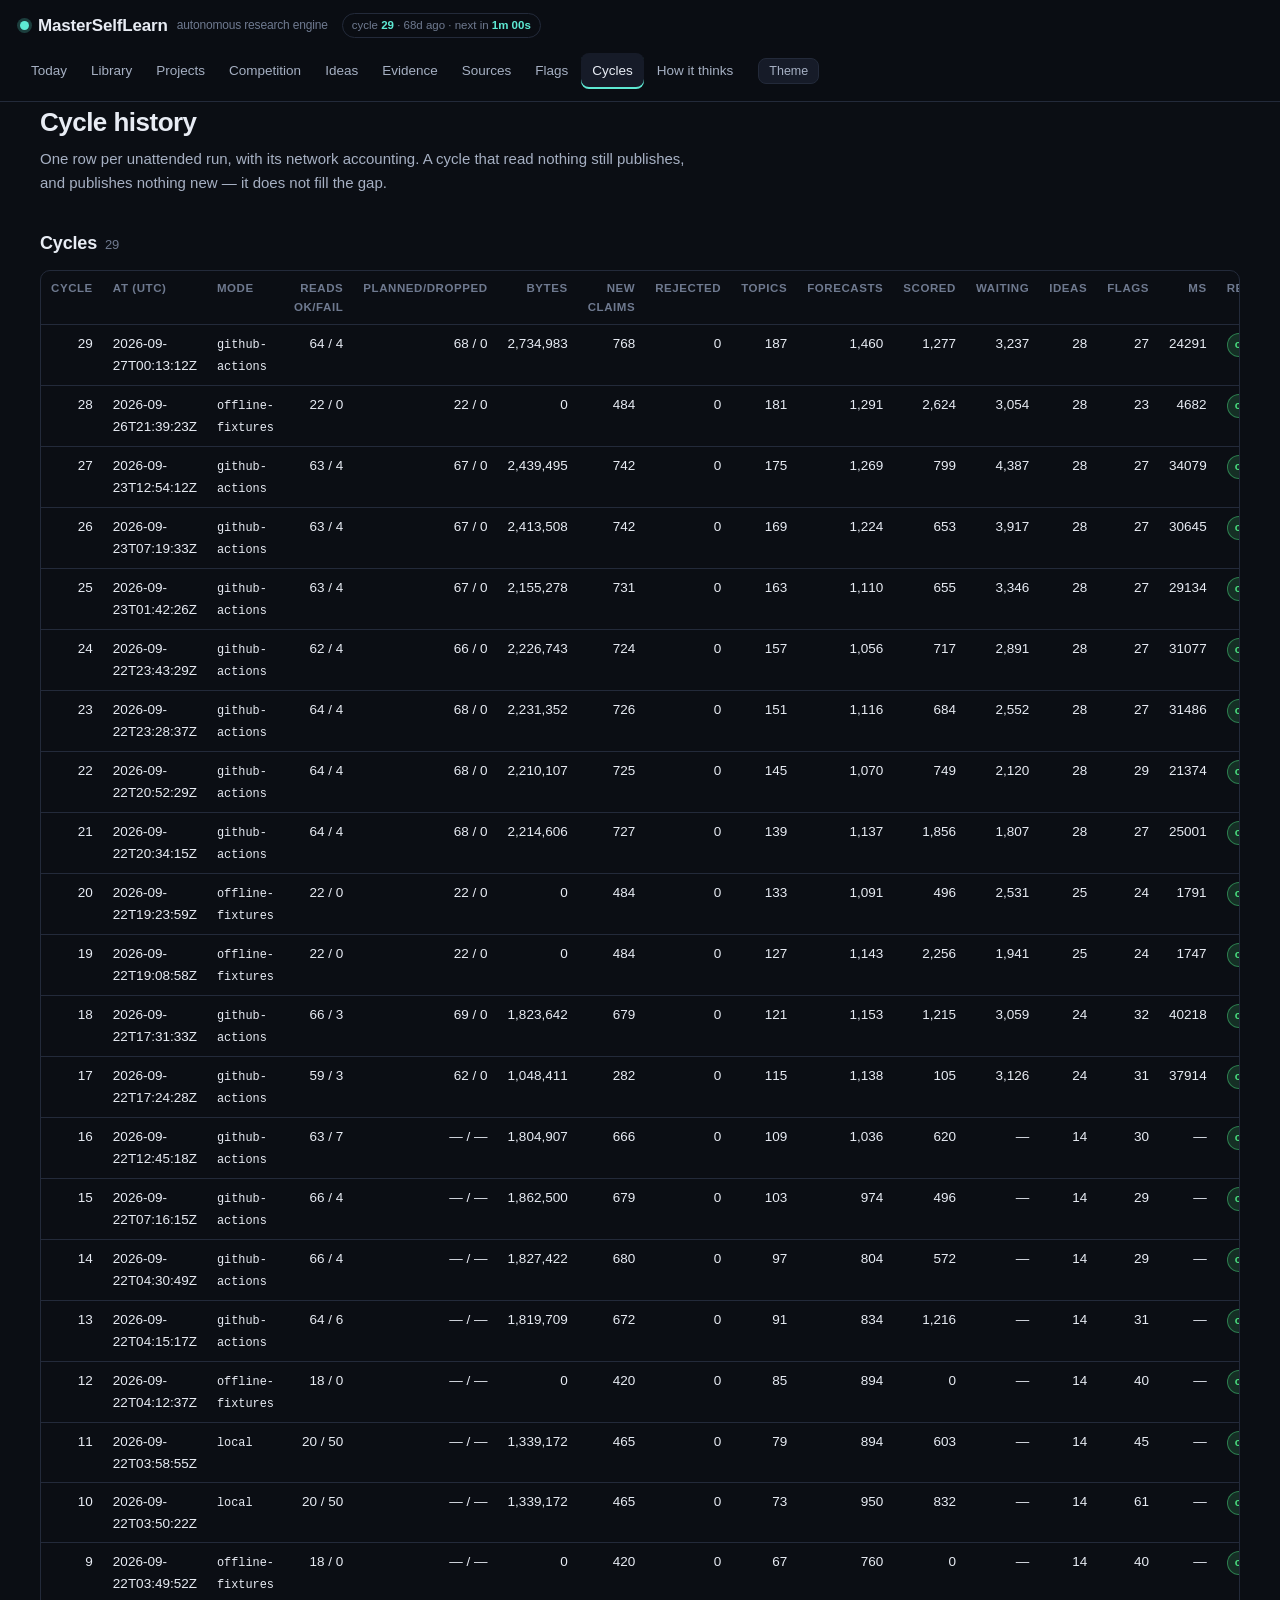
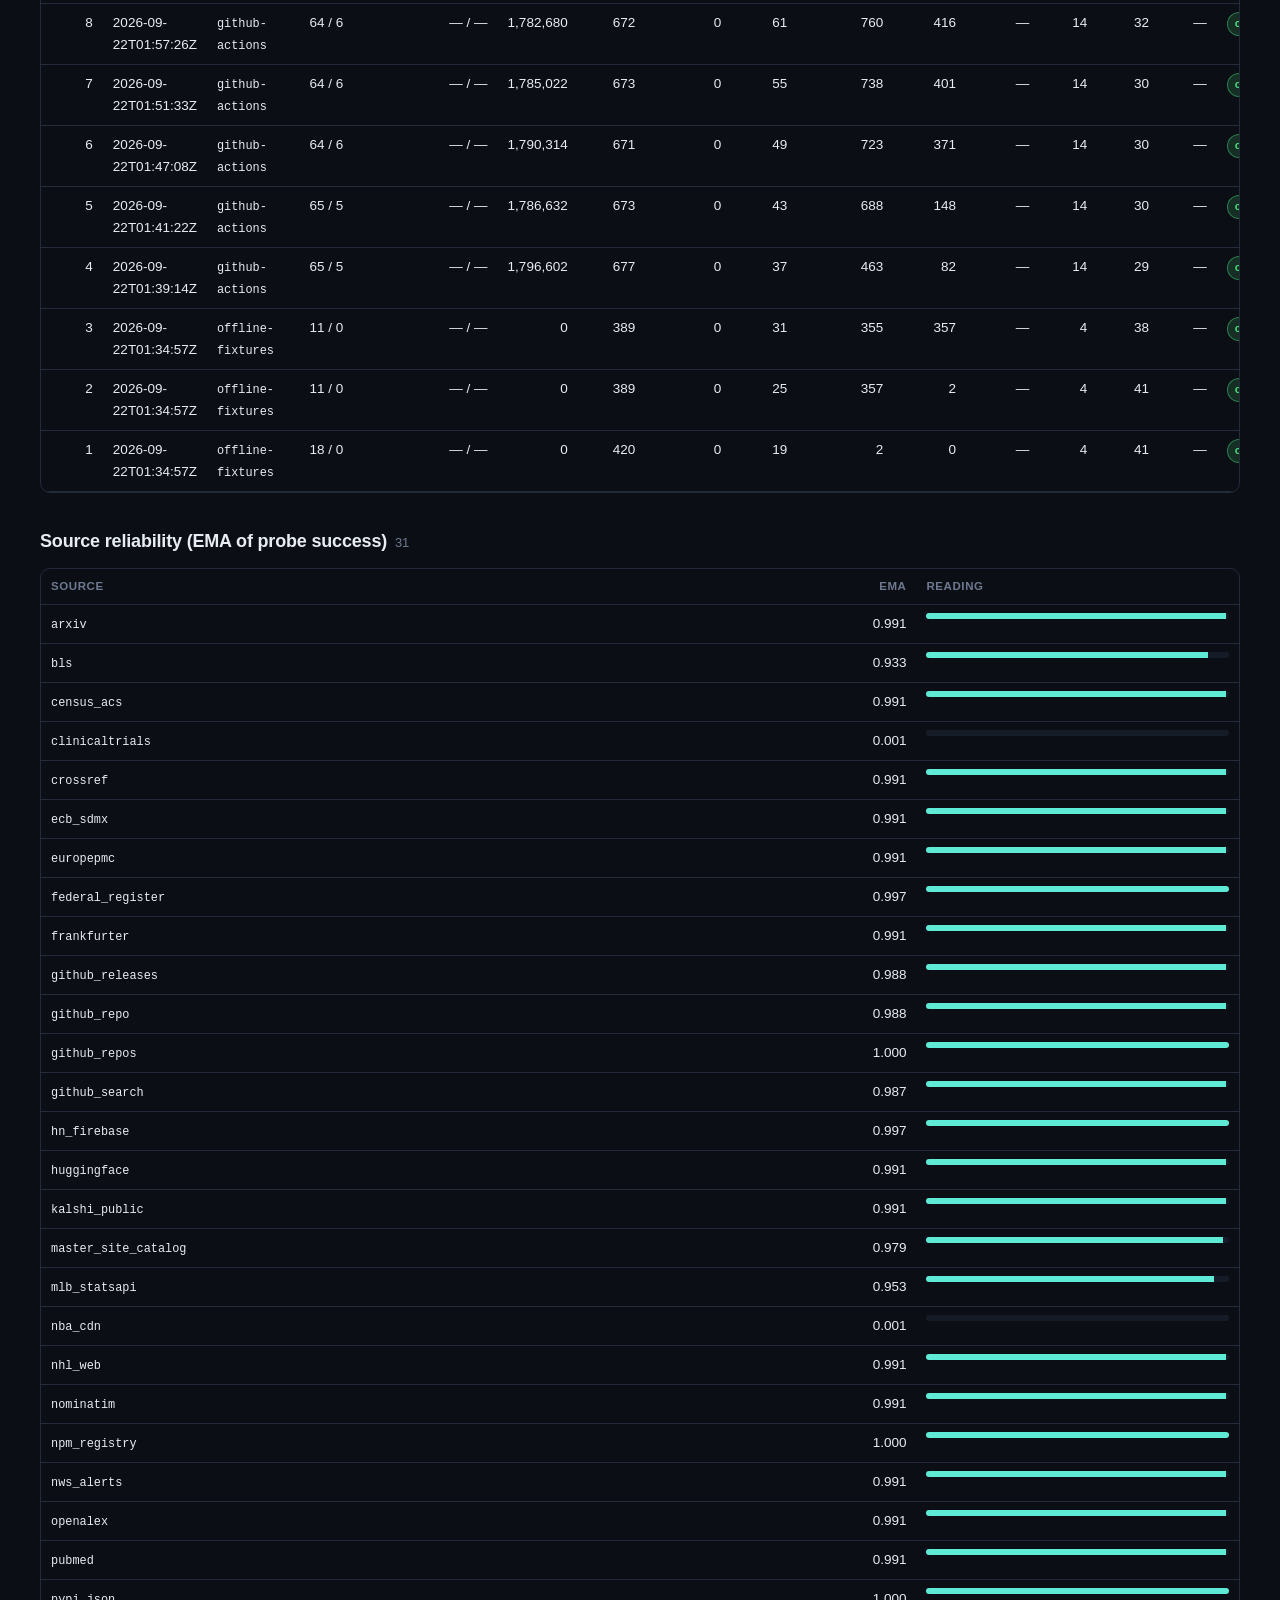
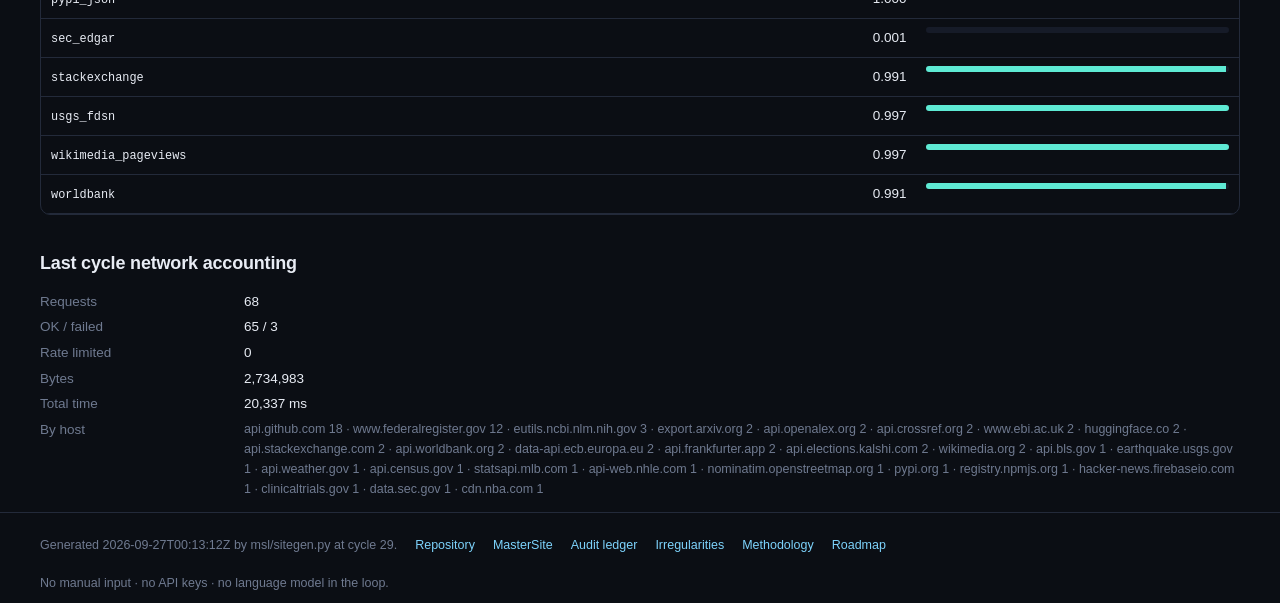
<file: cycles.html>
<!DOCTYPE html>
<html lang="en" data-theme="">
<head>
<meta charset="utf-8">
<meta name="viewport" content="width=device-width, initial-scale=1">
<title>Cycle history — MasterSelfLearn</title>
<meta name="description" content="One row per unattended run with its network accounting.">
<meta name="color-scheme" content="dark light">
<link rel="stylesheet" href="styles.css">
<script src="data/site.js"></script>
</head>
<body data-page="cycles.html">
<a class="skip" href="#main">Skip to content</a>
<main id="main" class="wrap" aria-live="polite"></main>
<script src="app.js"></script>
</body>
</html>
</file>
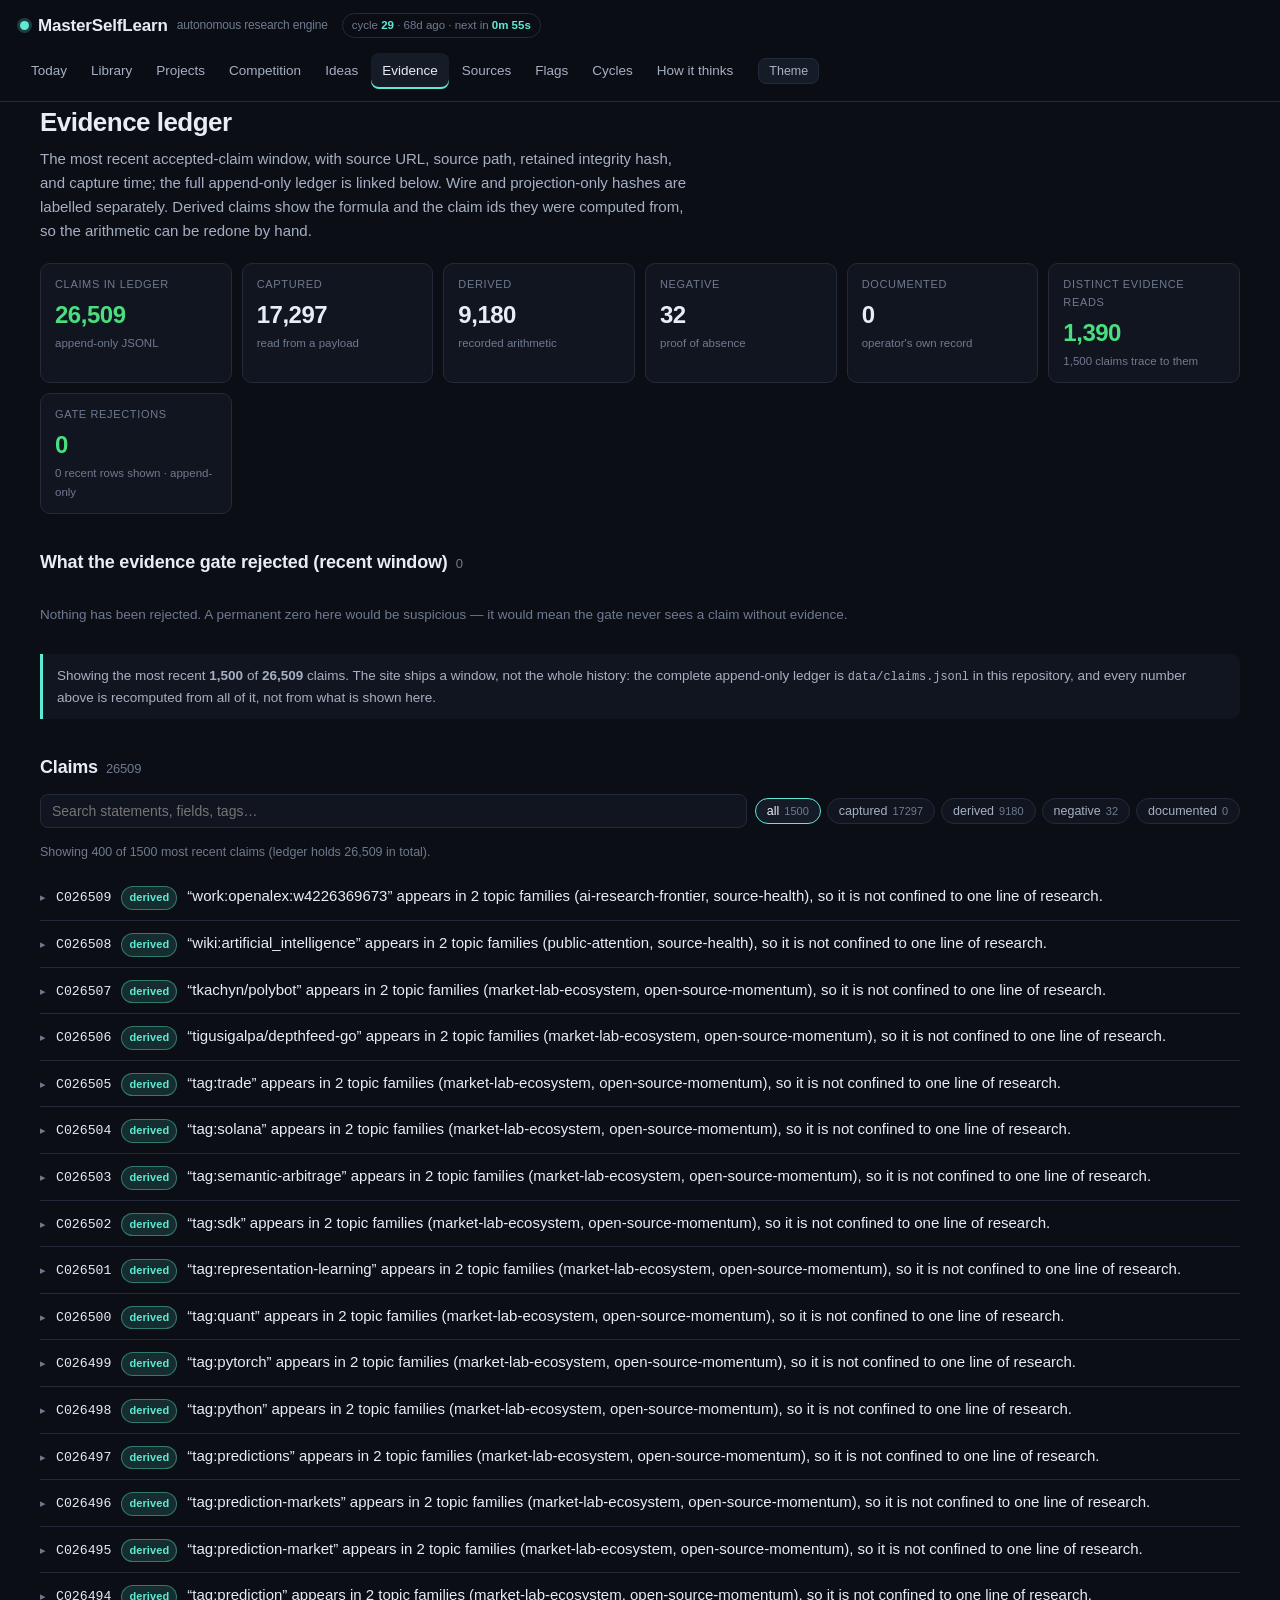
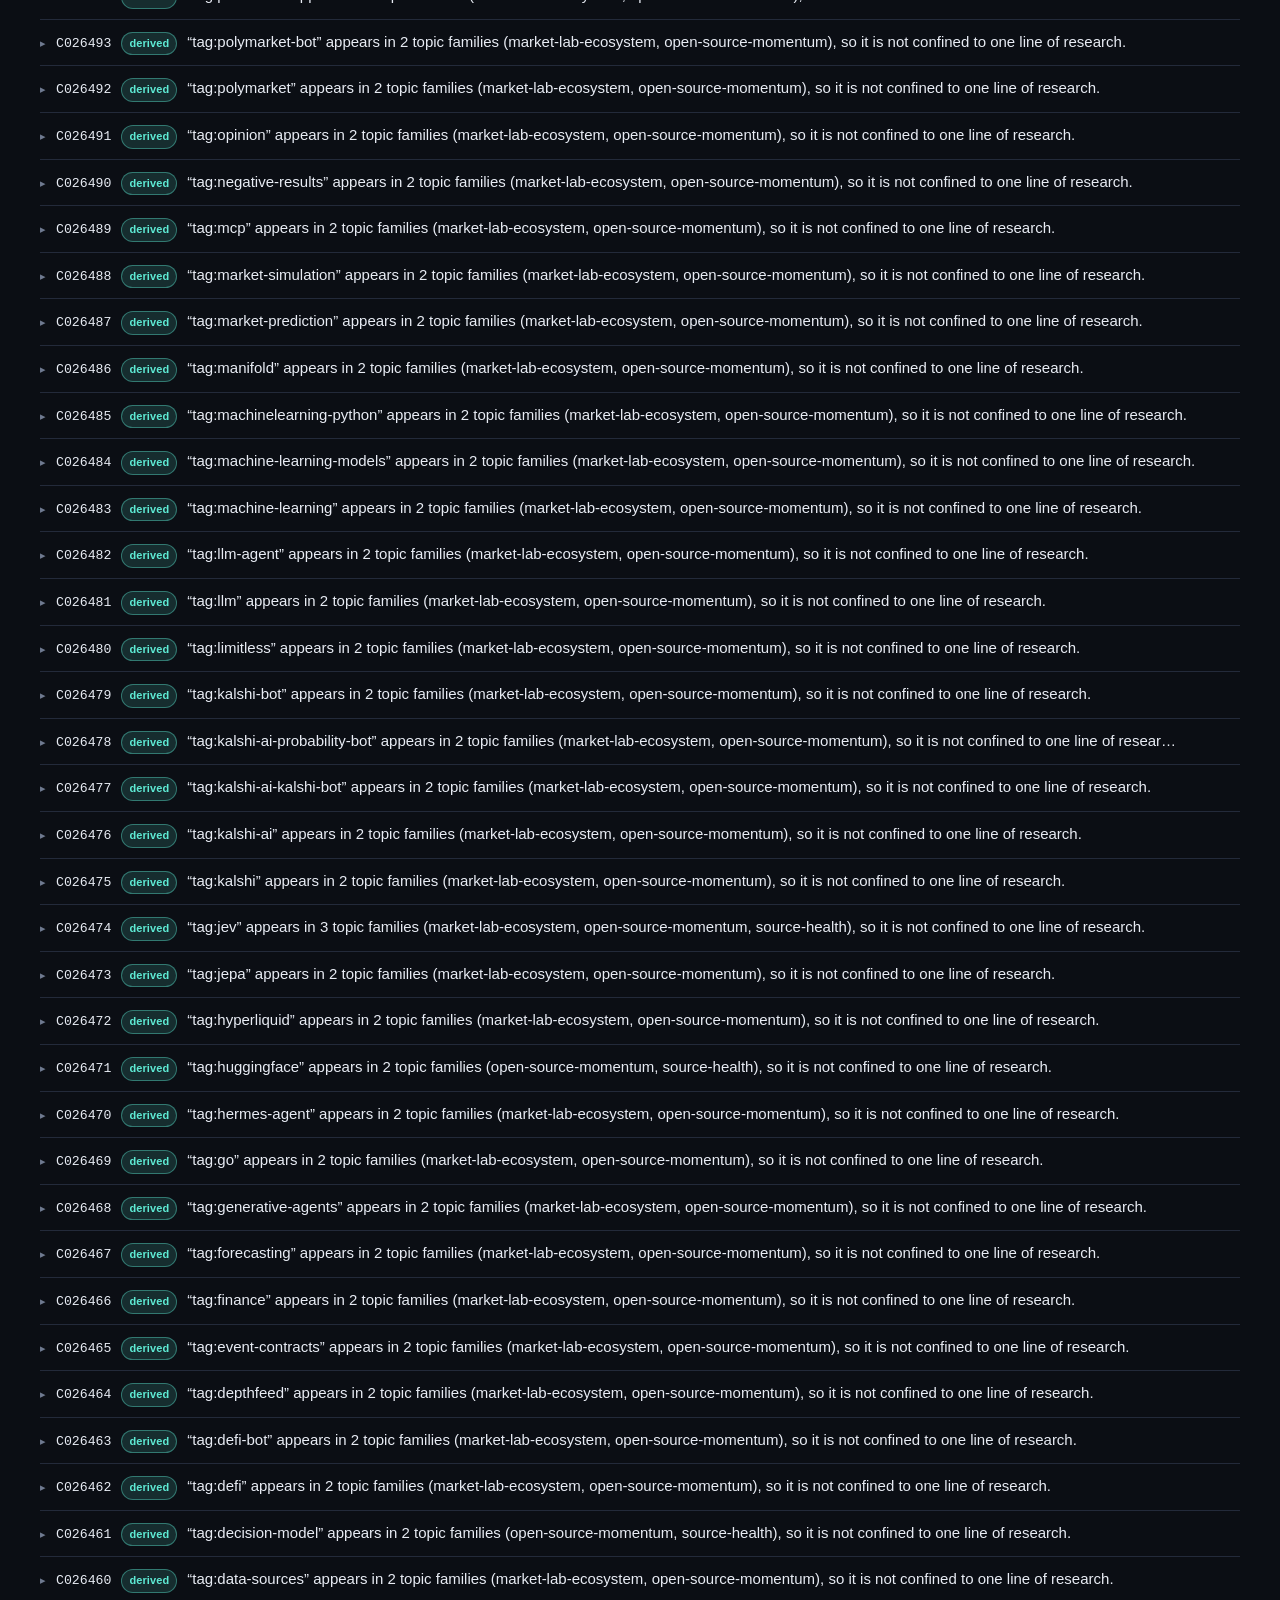
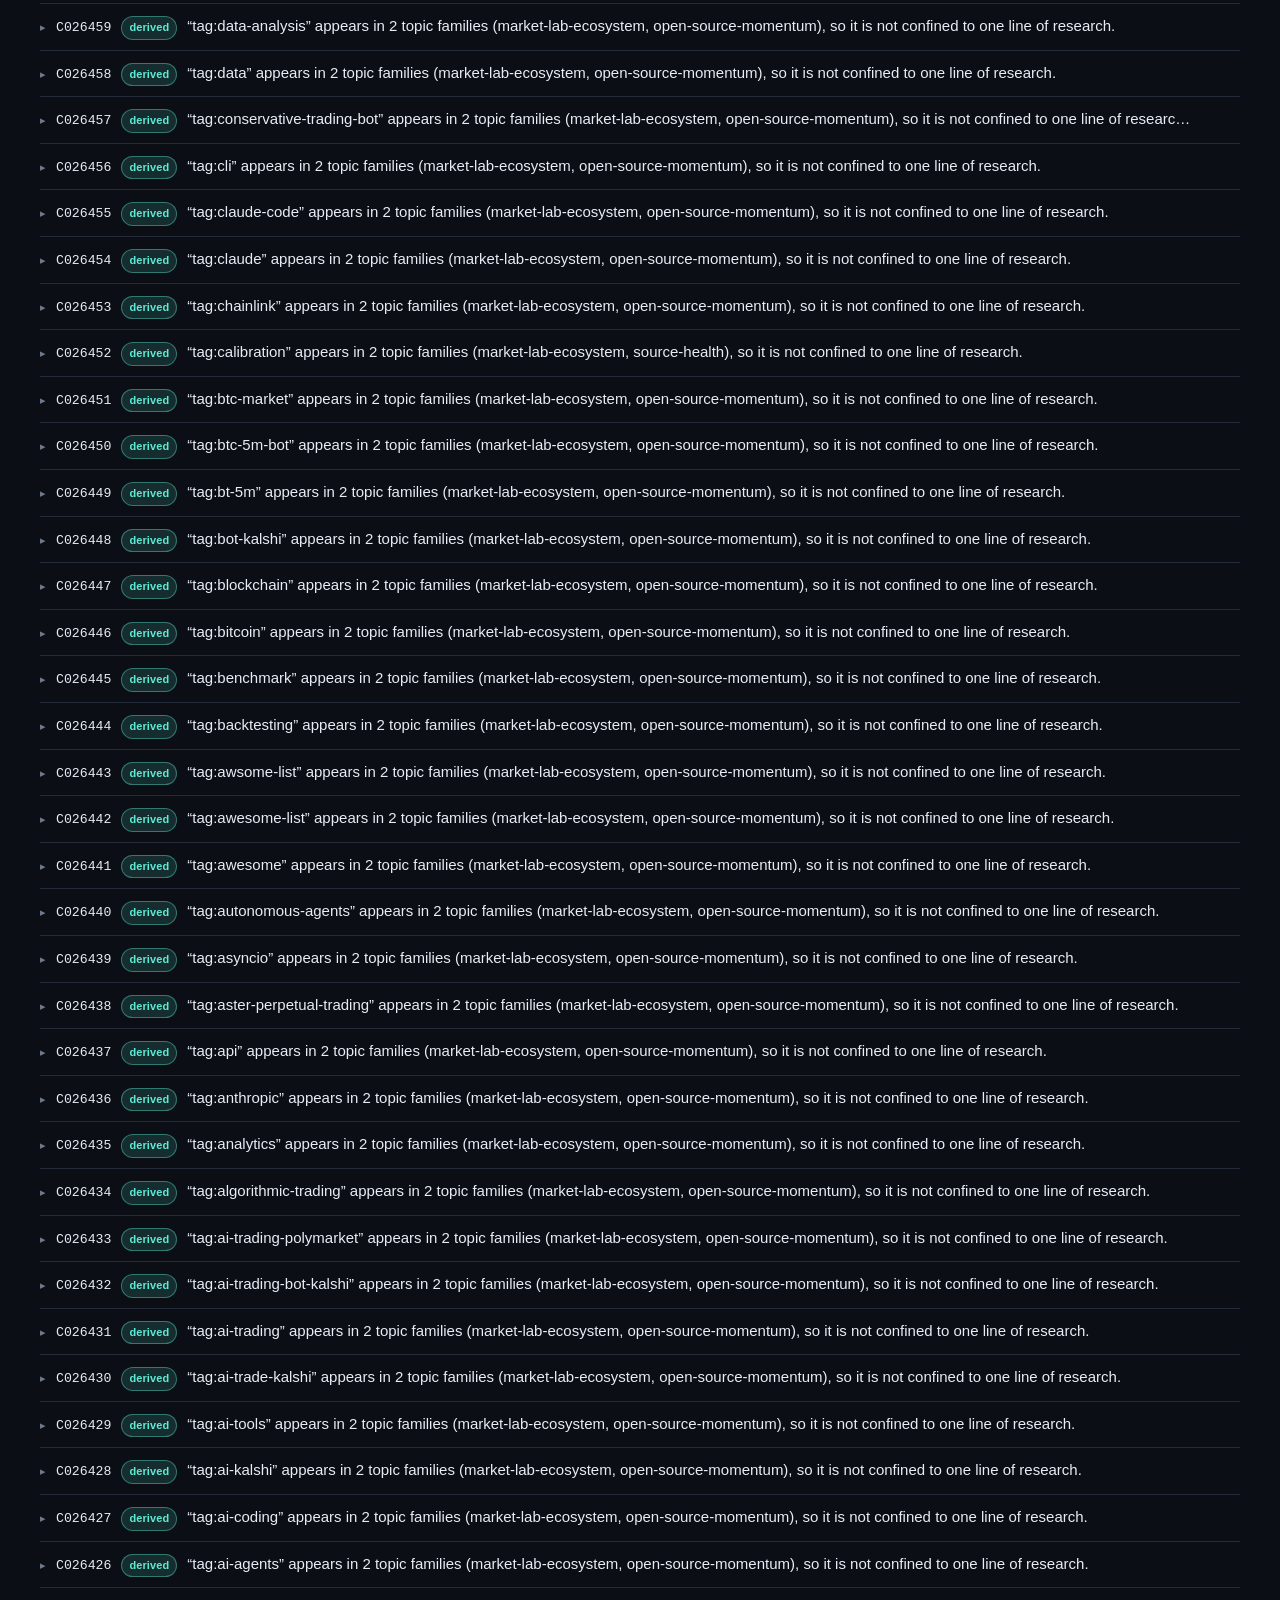
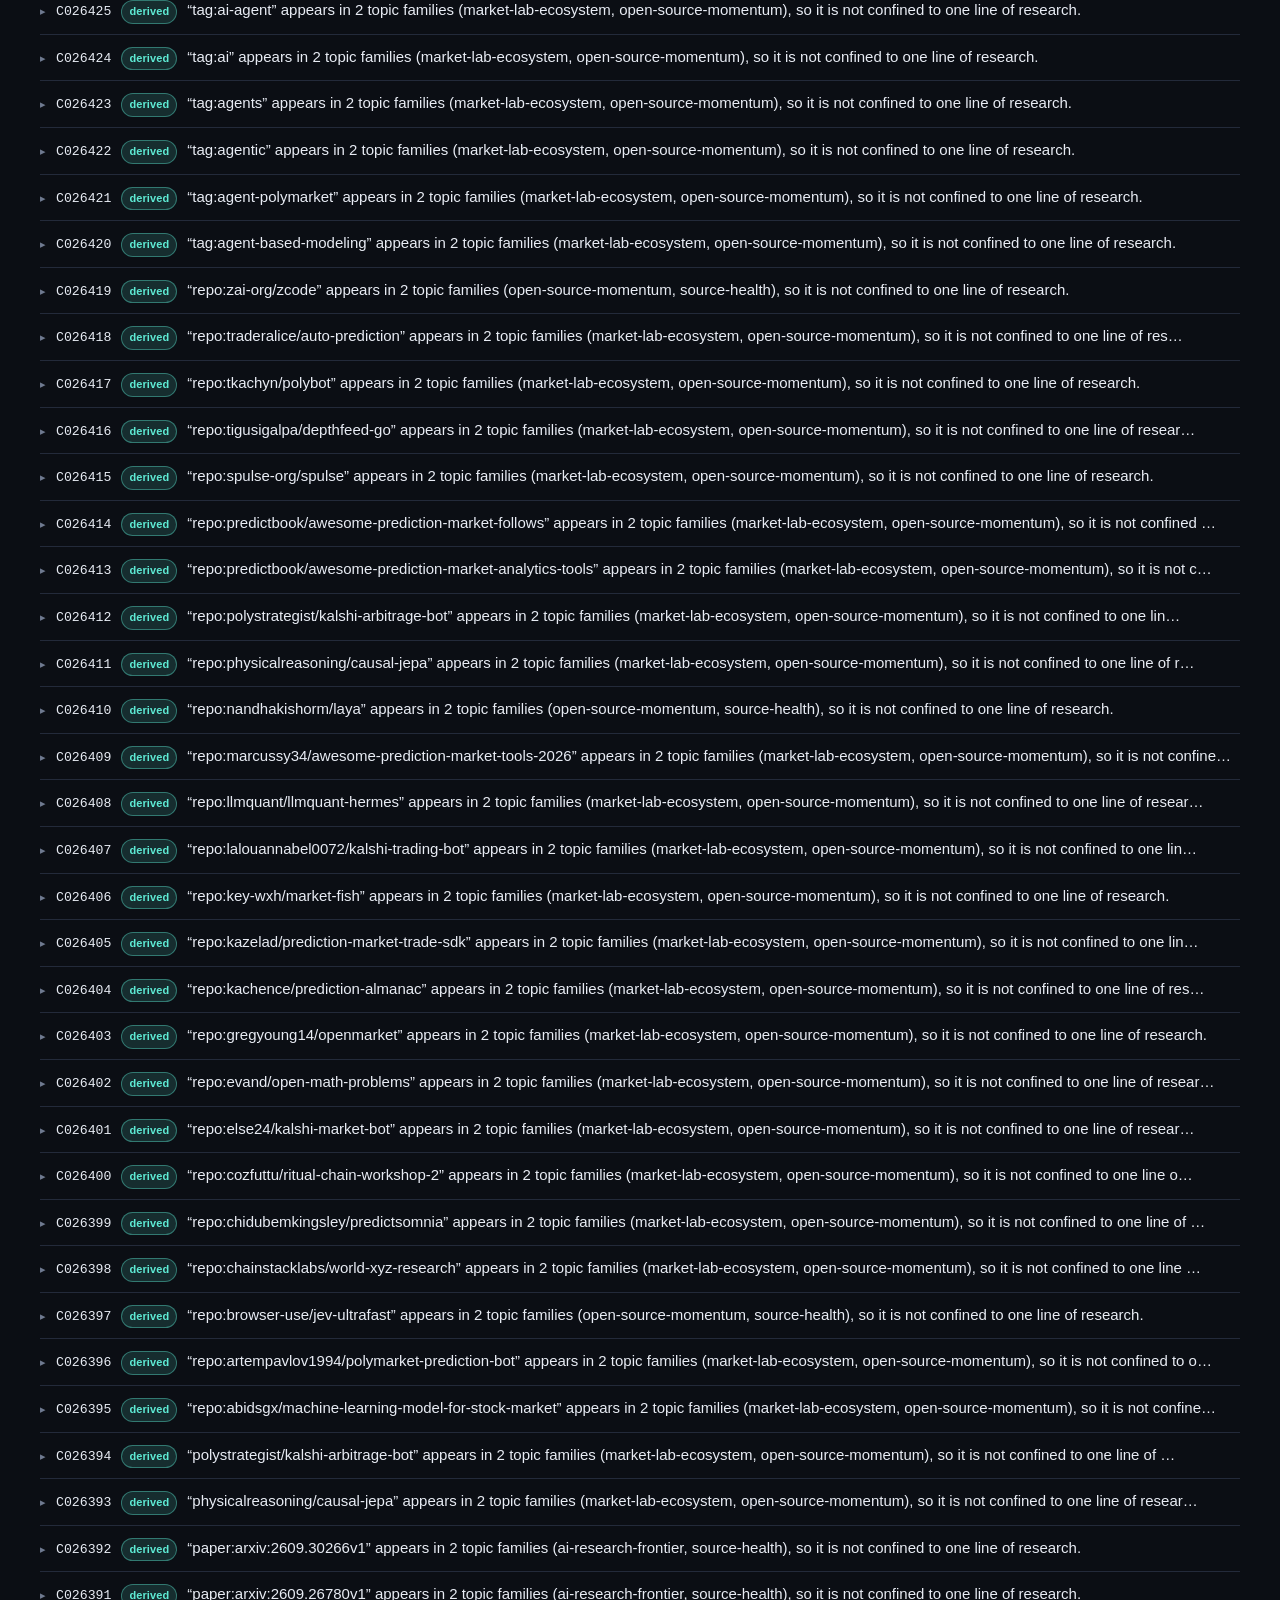
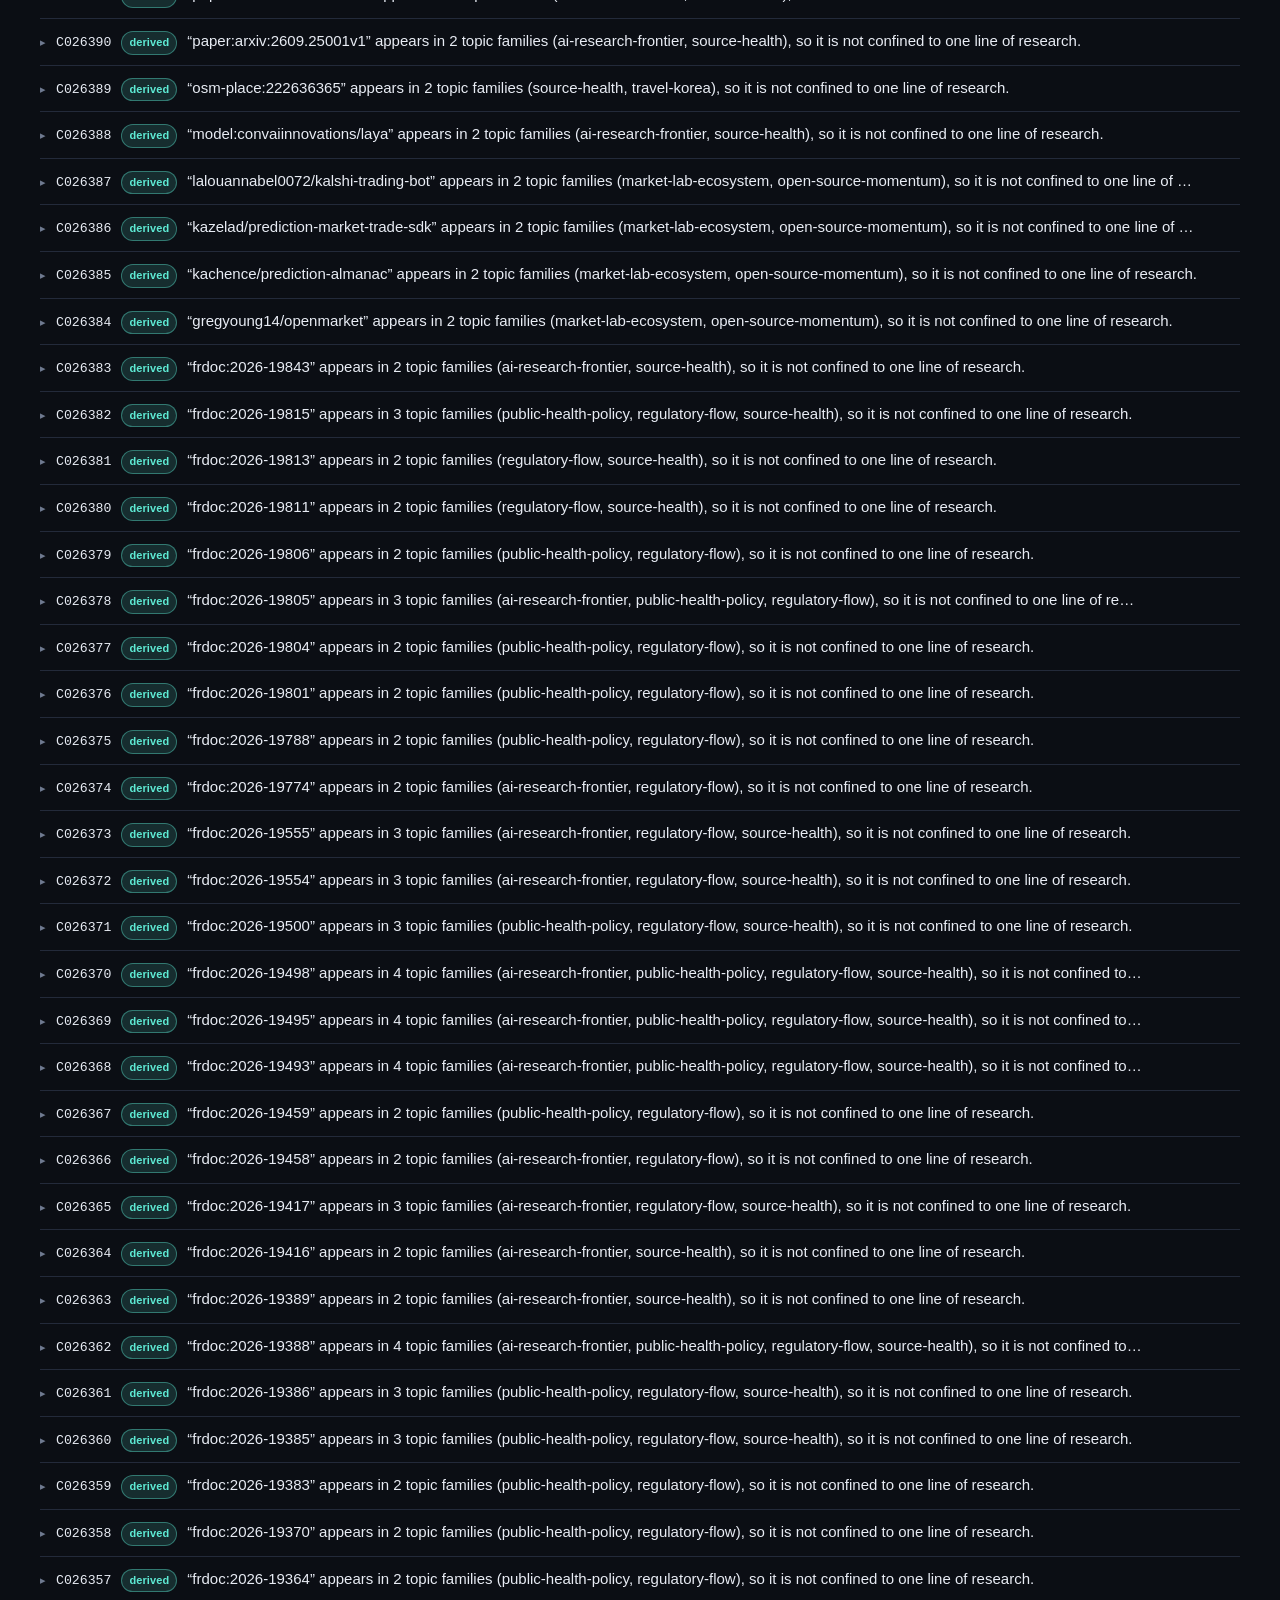
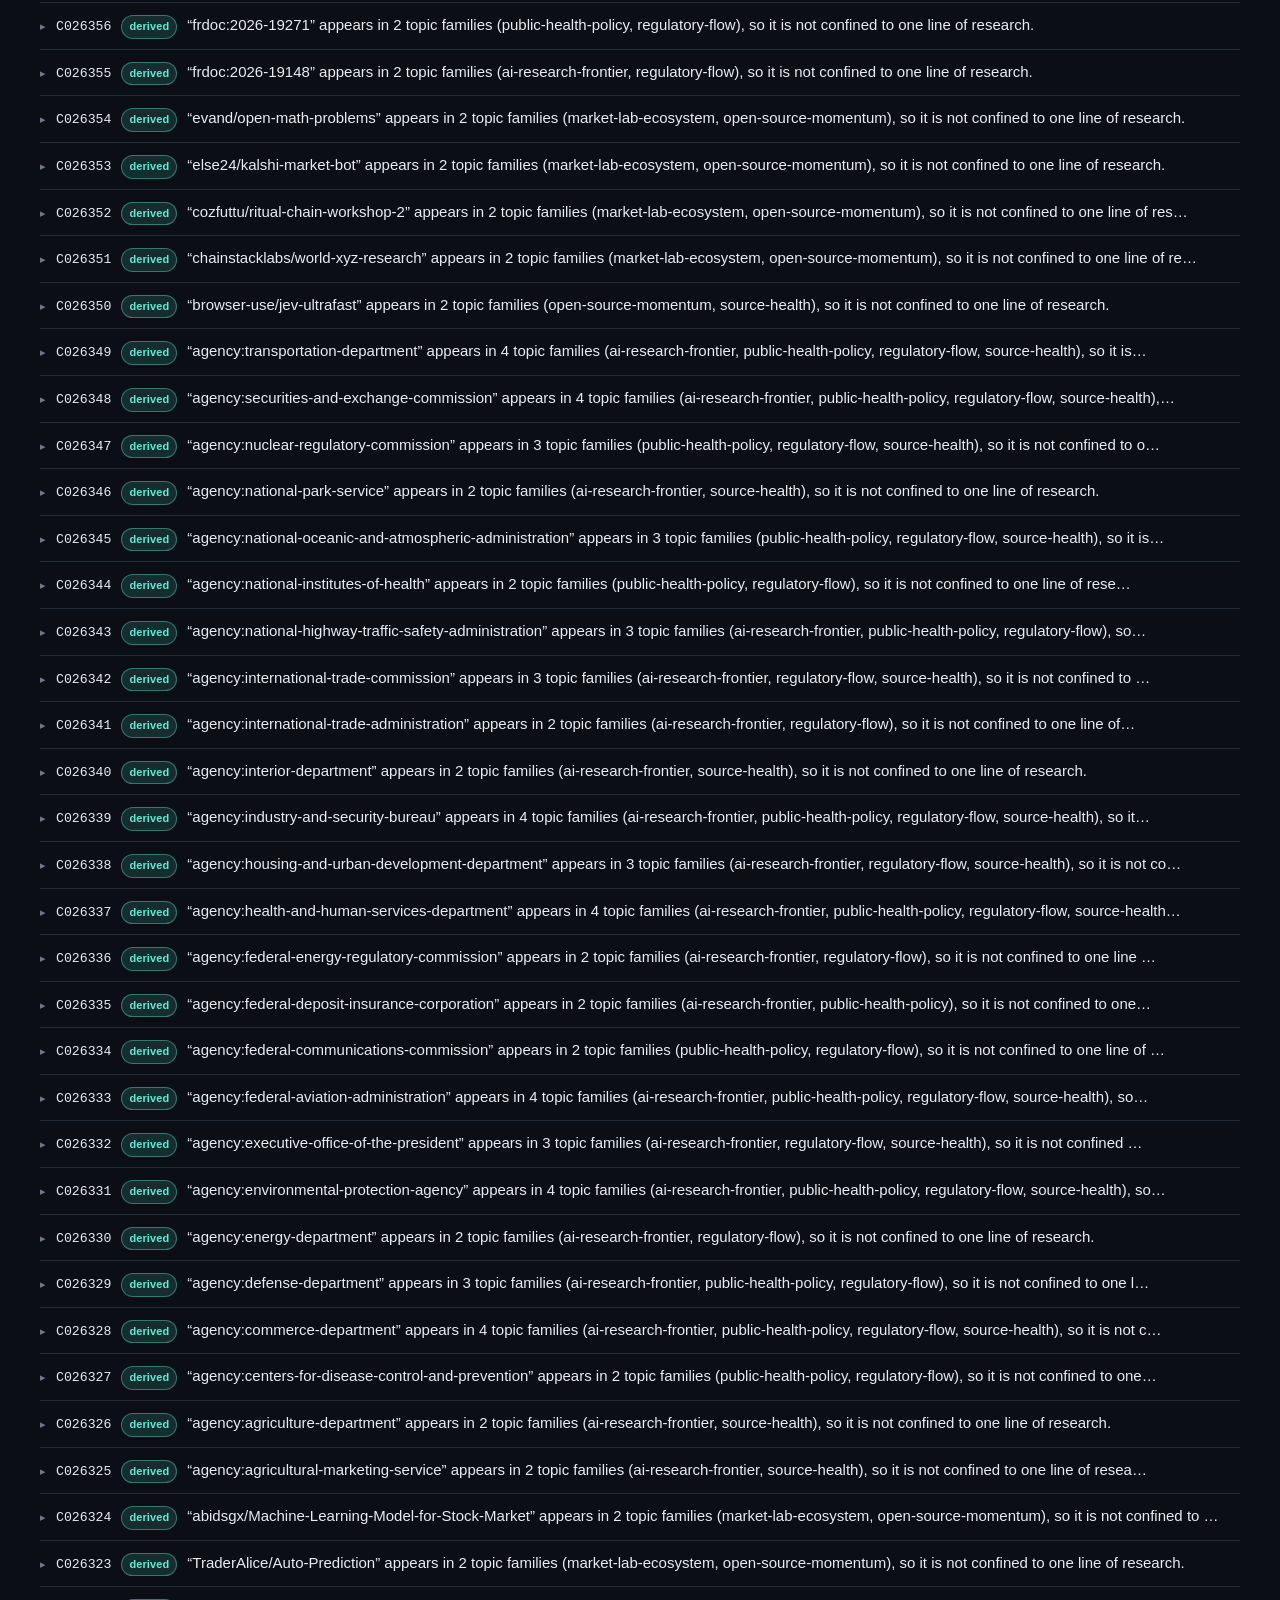
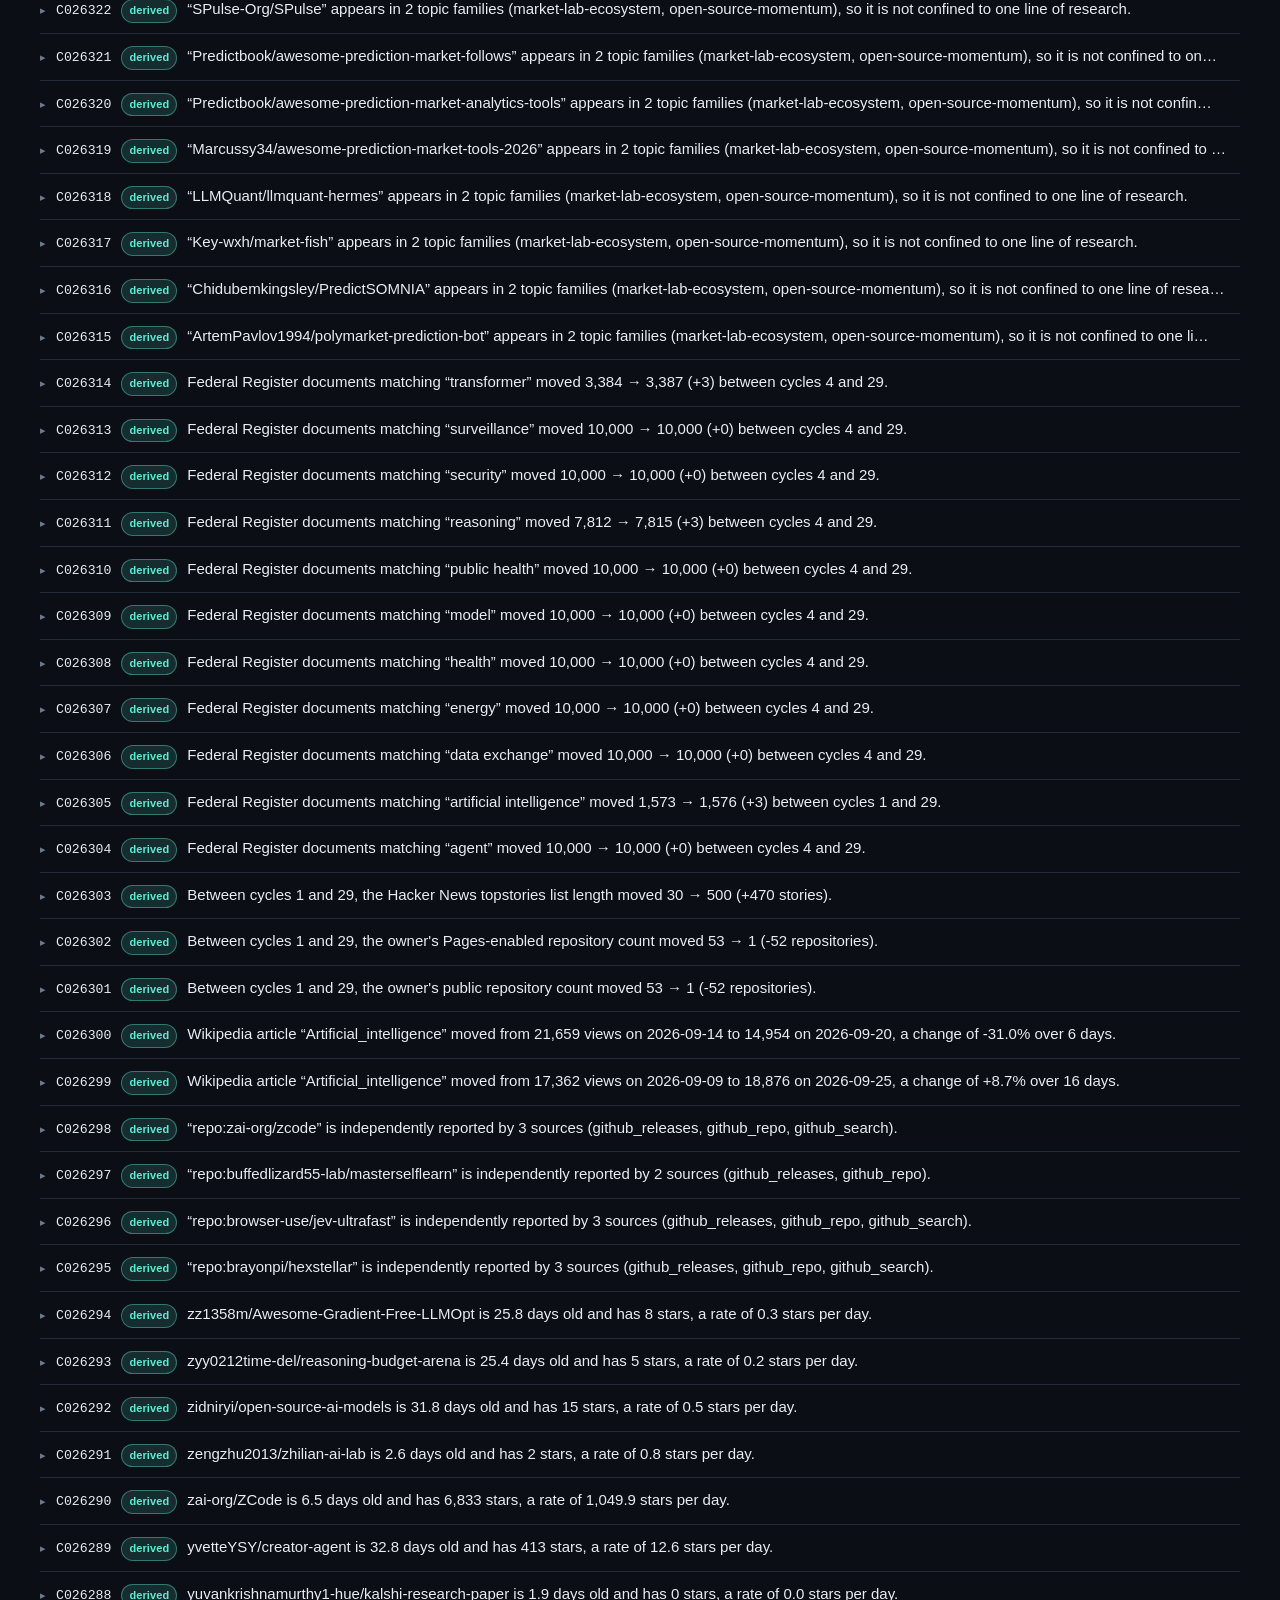
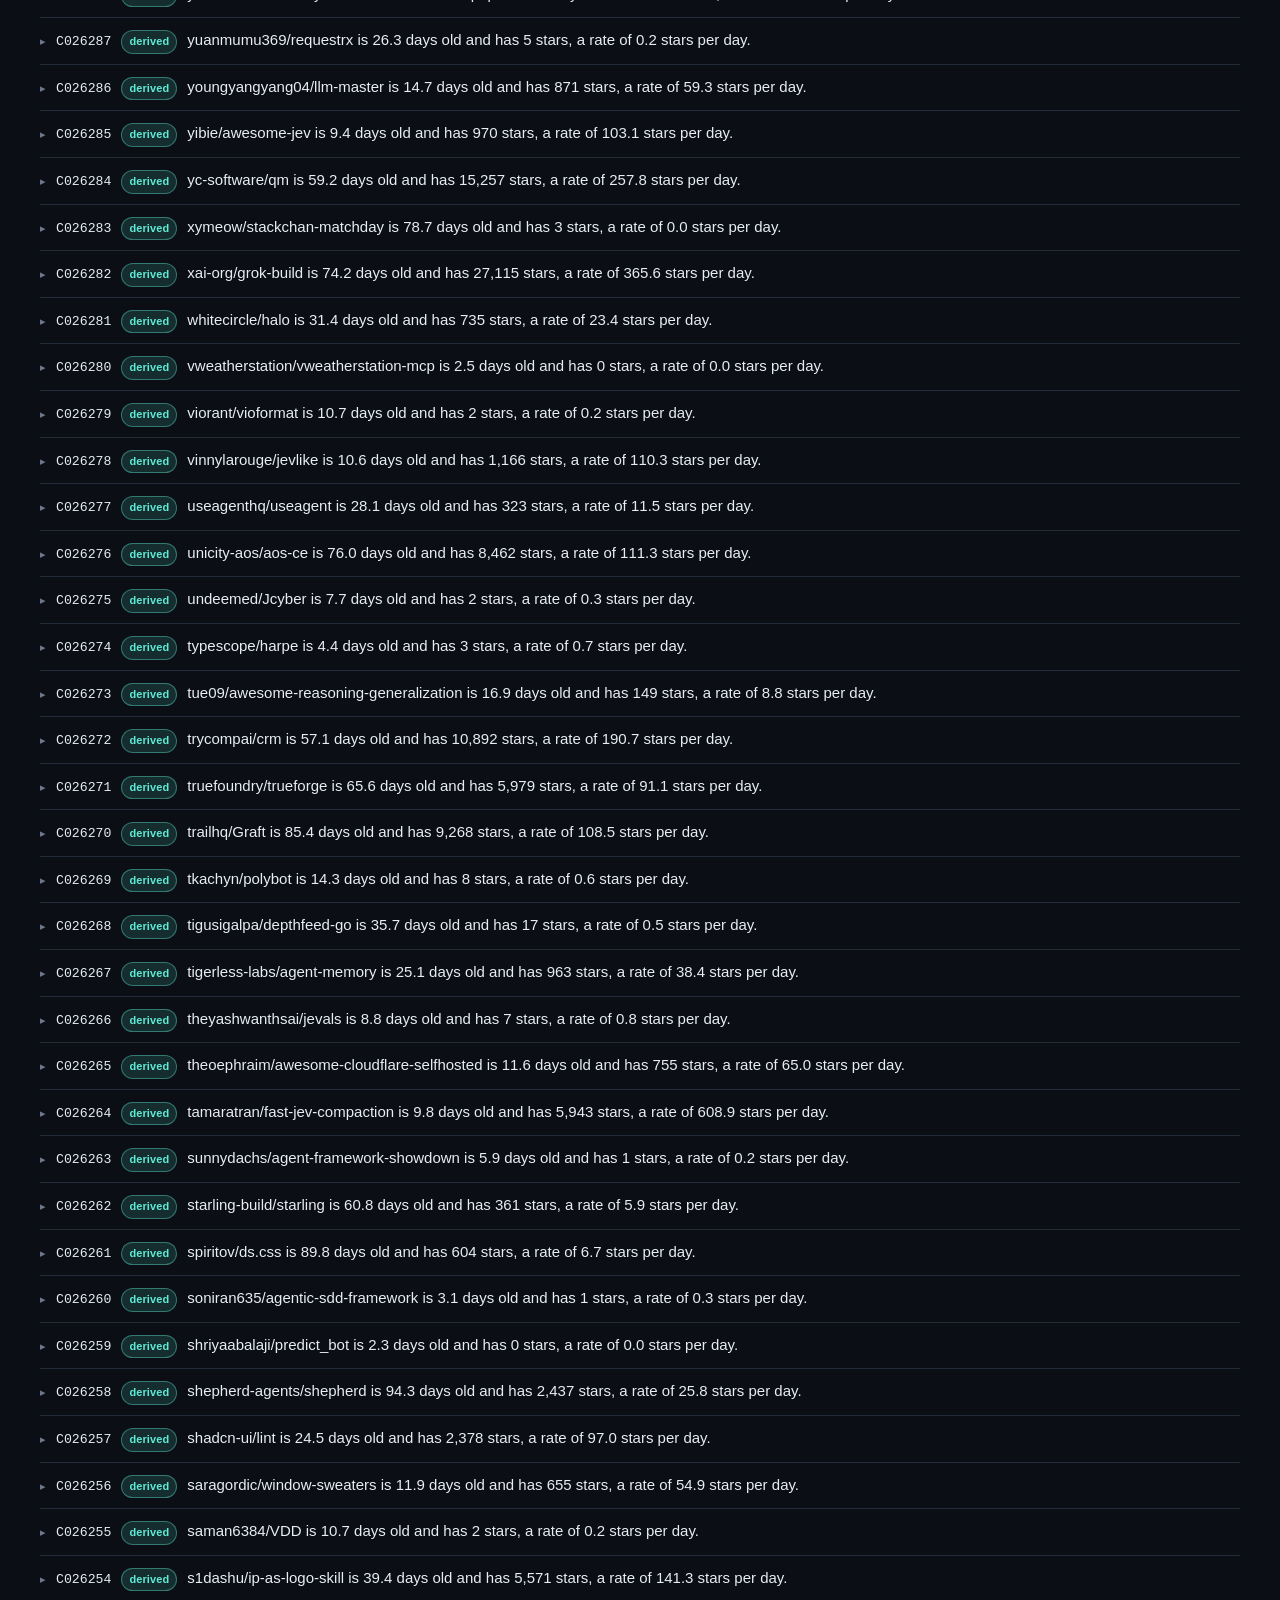
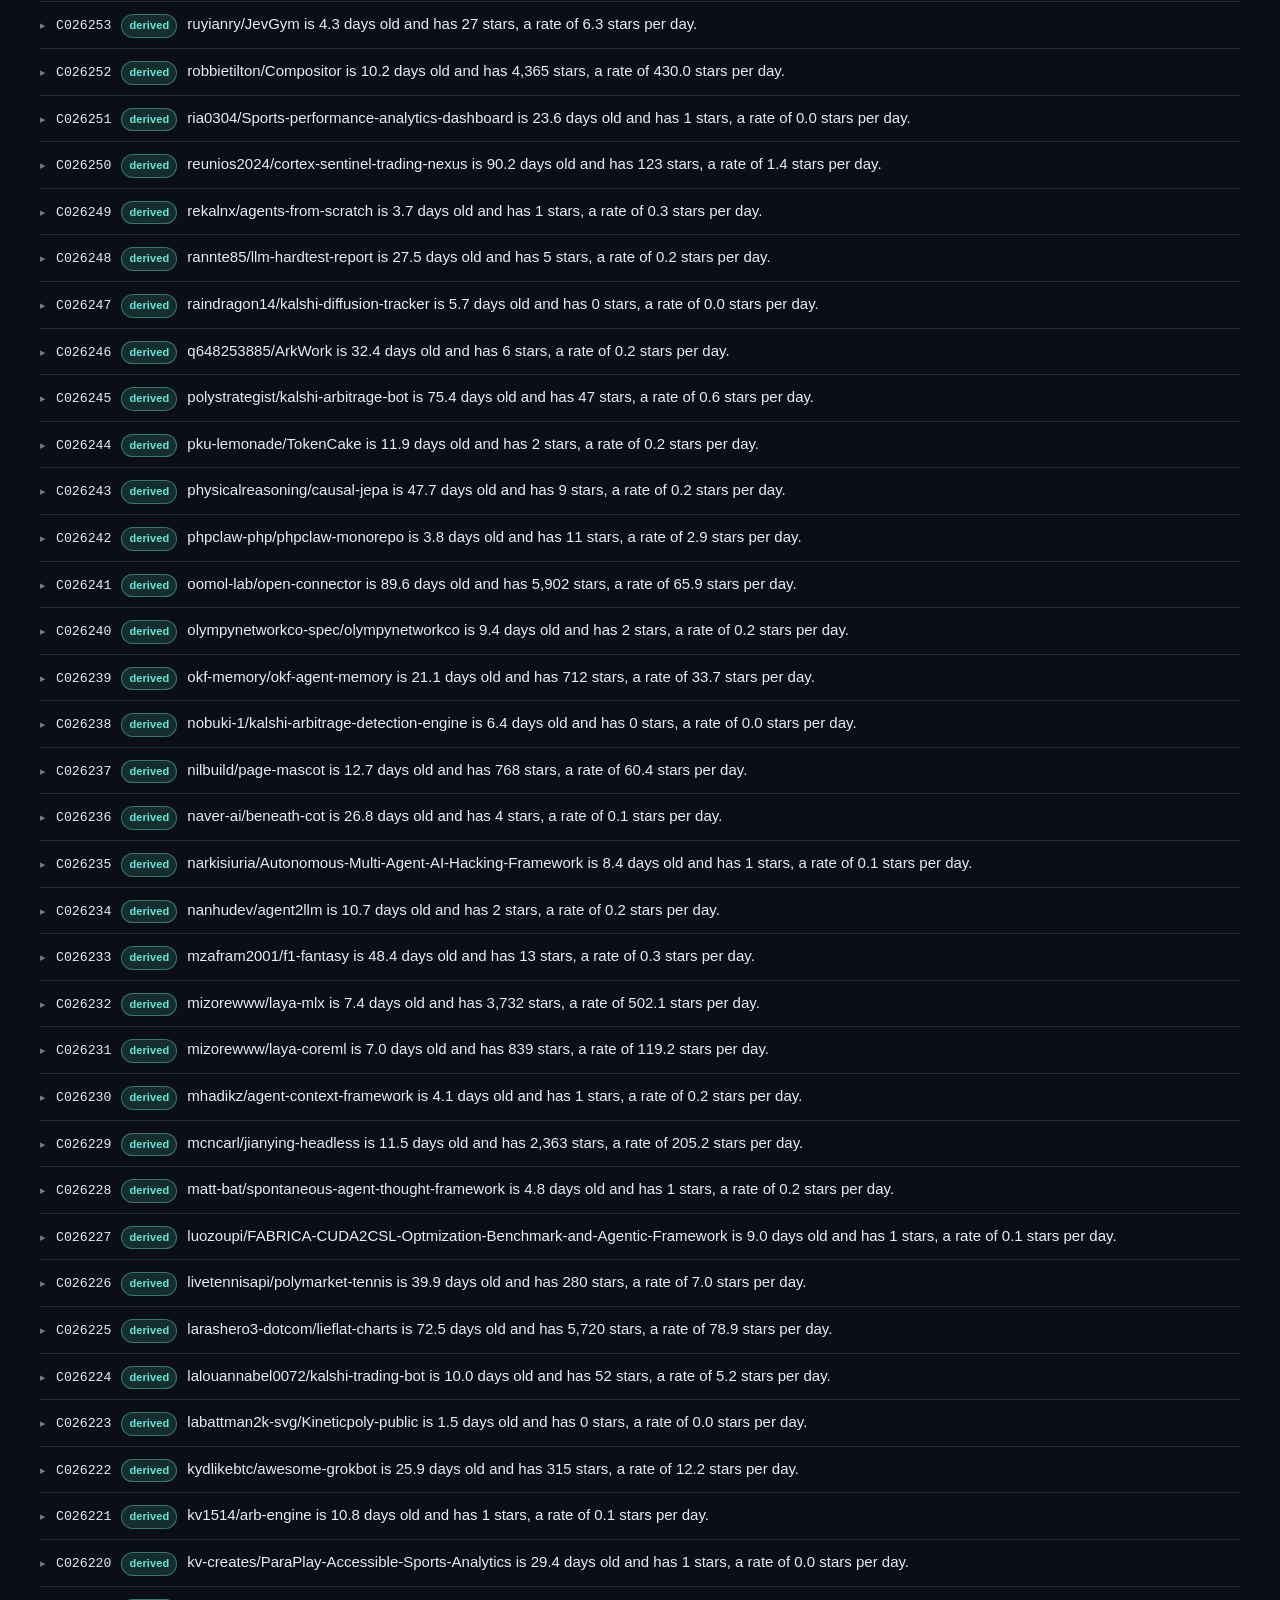
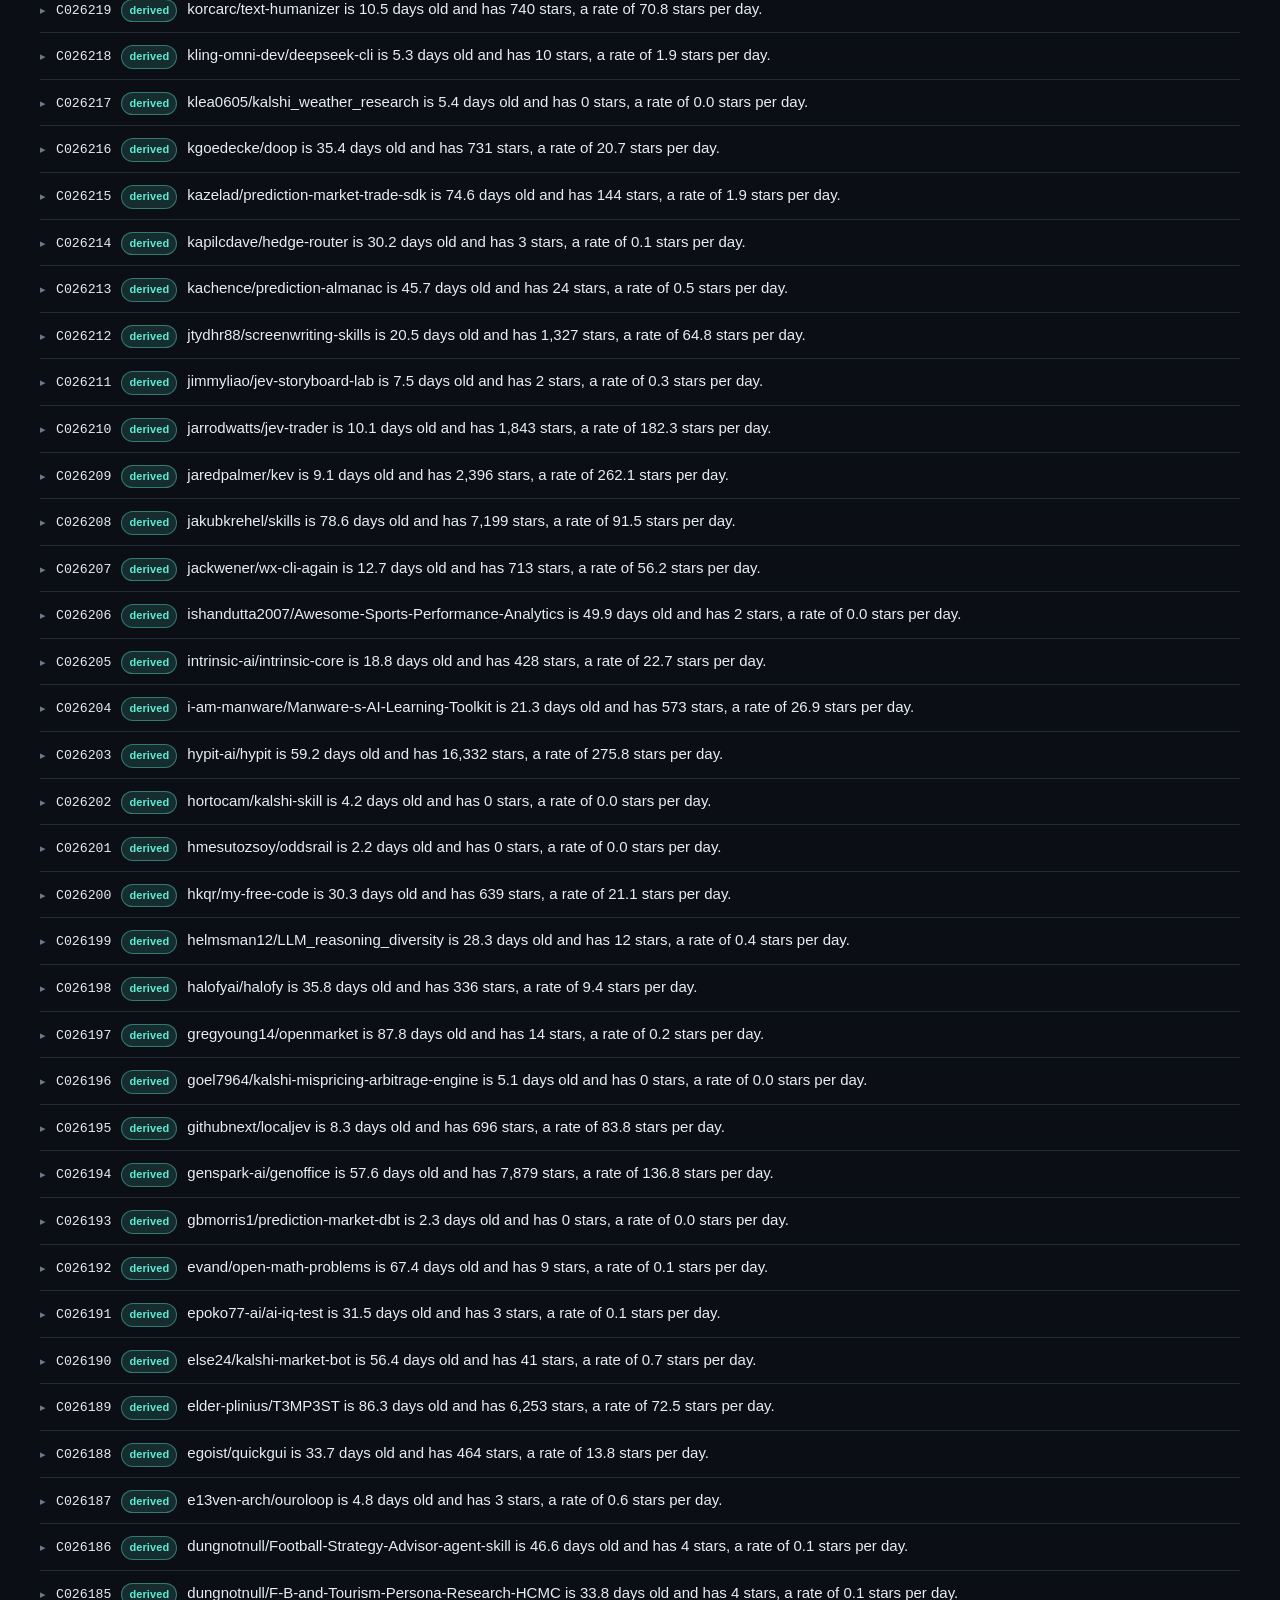
<file: evidence.html>
<!DOCTYPE html>
<html lang="en" data-theme="">
<head>
<meta charset="utf-8">
<meta name="viewport" content="width=device-width, initial-scale=1">
<title>Evidence ledger — MasterSelfLearn</title>
<meta name="description" content="Every claim with the URL it was read from, the payload hash, and the capture time.">
<meta name="color-scheme" content="dark light">
<link rel="stylesheet" href="styles.css">
<script src="data/site.js"></script>
</head>
<body data-page="evidence.html">
<a class="skip" href="#main">Skip to content</a>
<main id="main" class="wrap" aria-live="polite"></main>
<script src="app.js"></script>
</body>
</html>
</file>
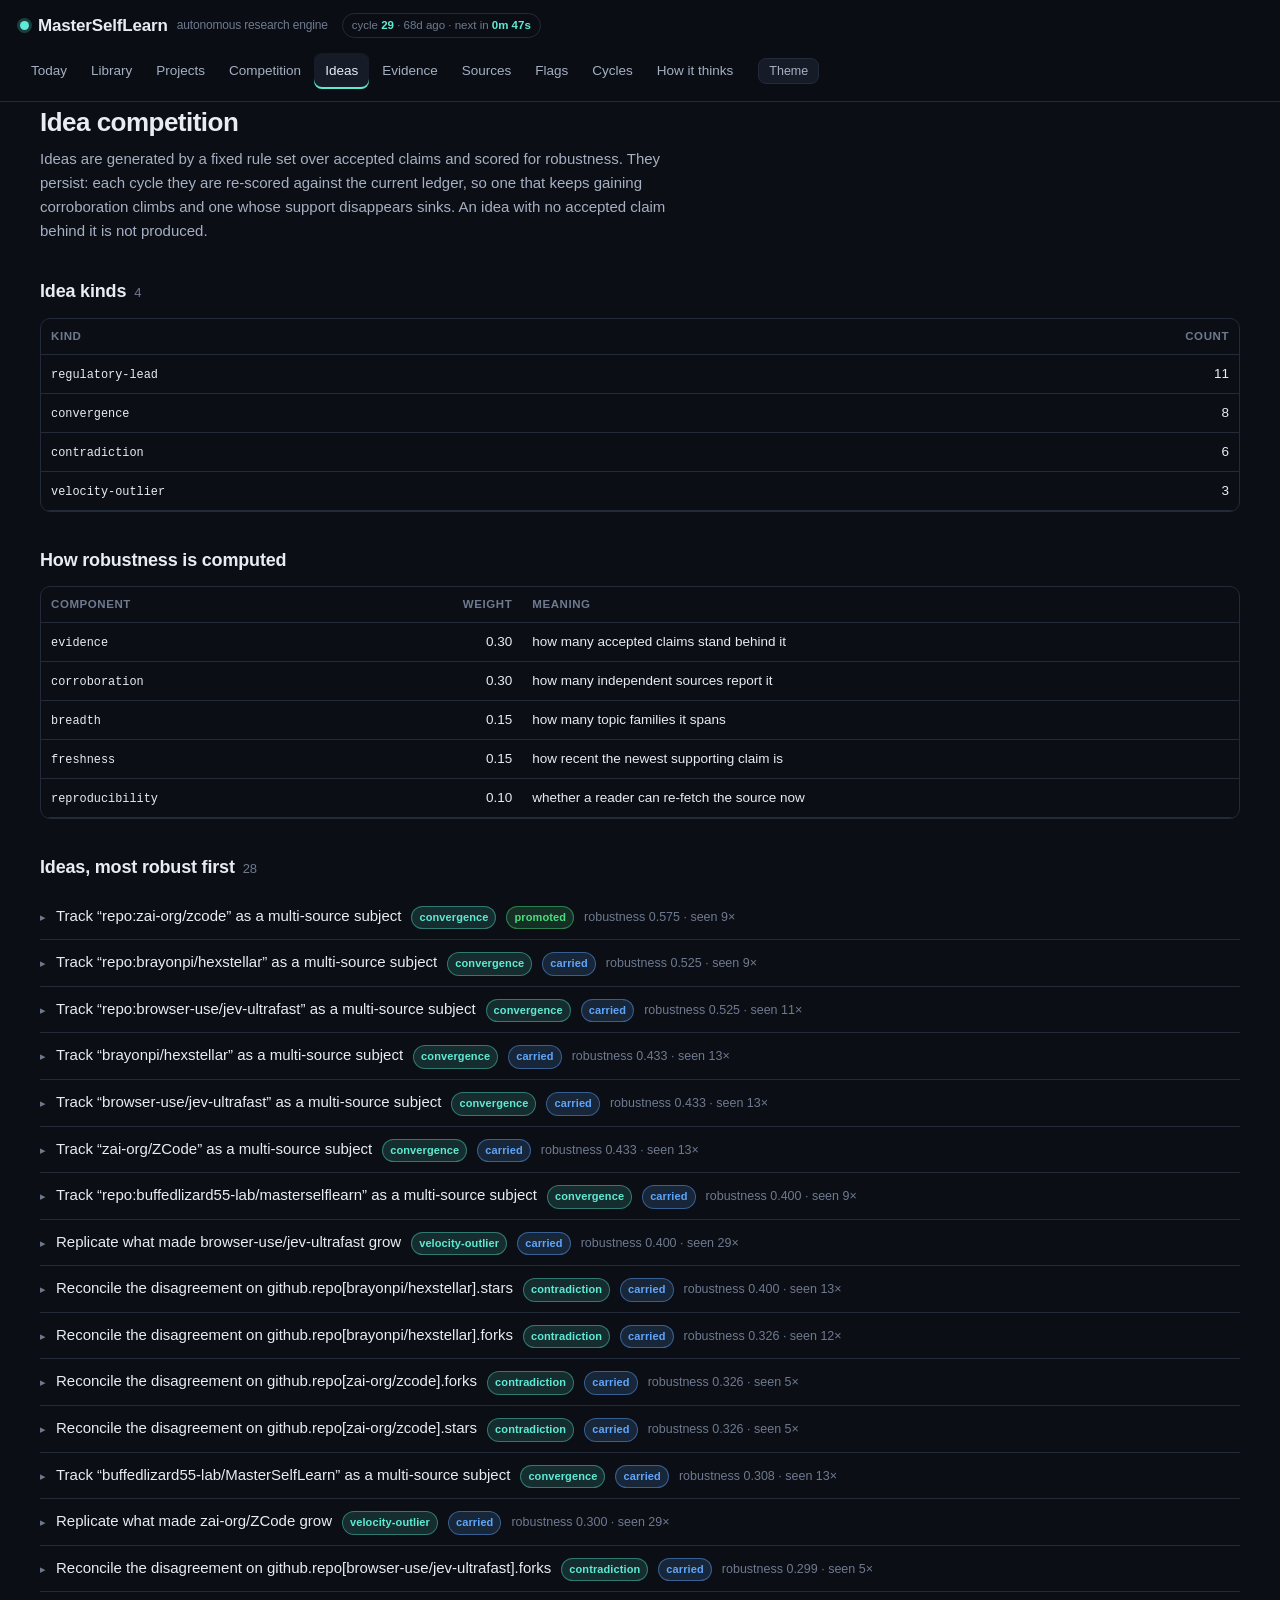
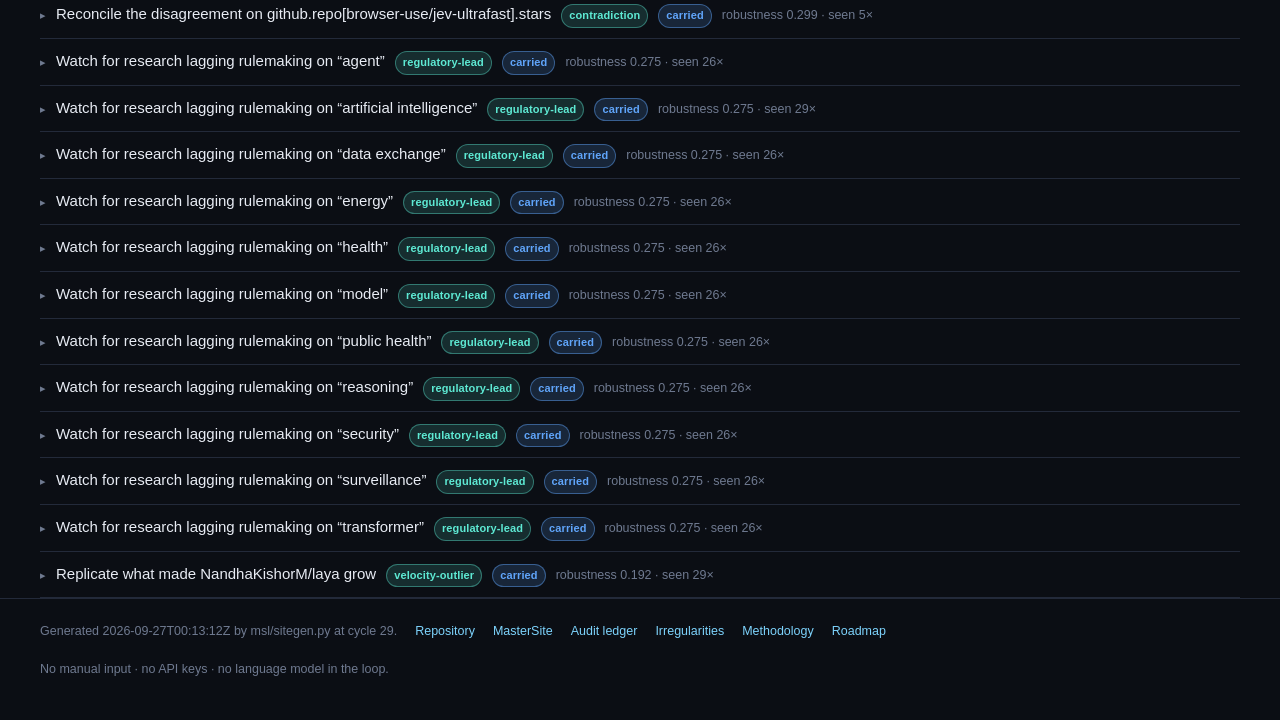
<file: ideas.html>
<!DOCTYPE html>
<html lang="en" data-theme="">
<head>
<meta charset="utf-8">
<meta name="viewport" content="width=device-width, initial-scale=1">
<title>Idea competition — MasterSelfLearn</title>
<meta name="description" content="Research ideas generated from verified claims and scored for robustness.">
<meta name="color-scheme" content="dark light">
<link rel="stylesheet" href="styles.css">
<script src="data/site.js"></script>
</head>
<body data-page="ideas.html">
<a class="skip" href="#main">Skip to content</a>
<main id="main" class="wrap" aria-live="polite"></main>
<script src="app.js"></script>
</body>
</html>
</file>
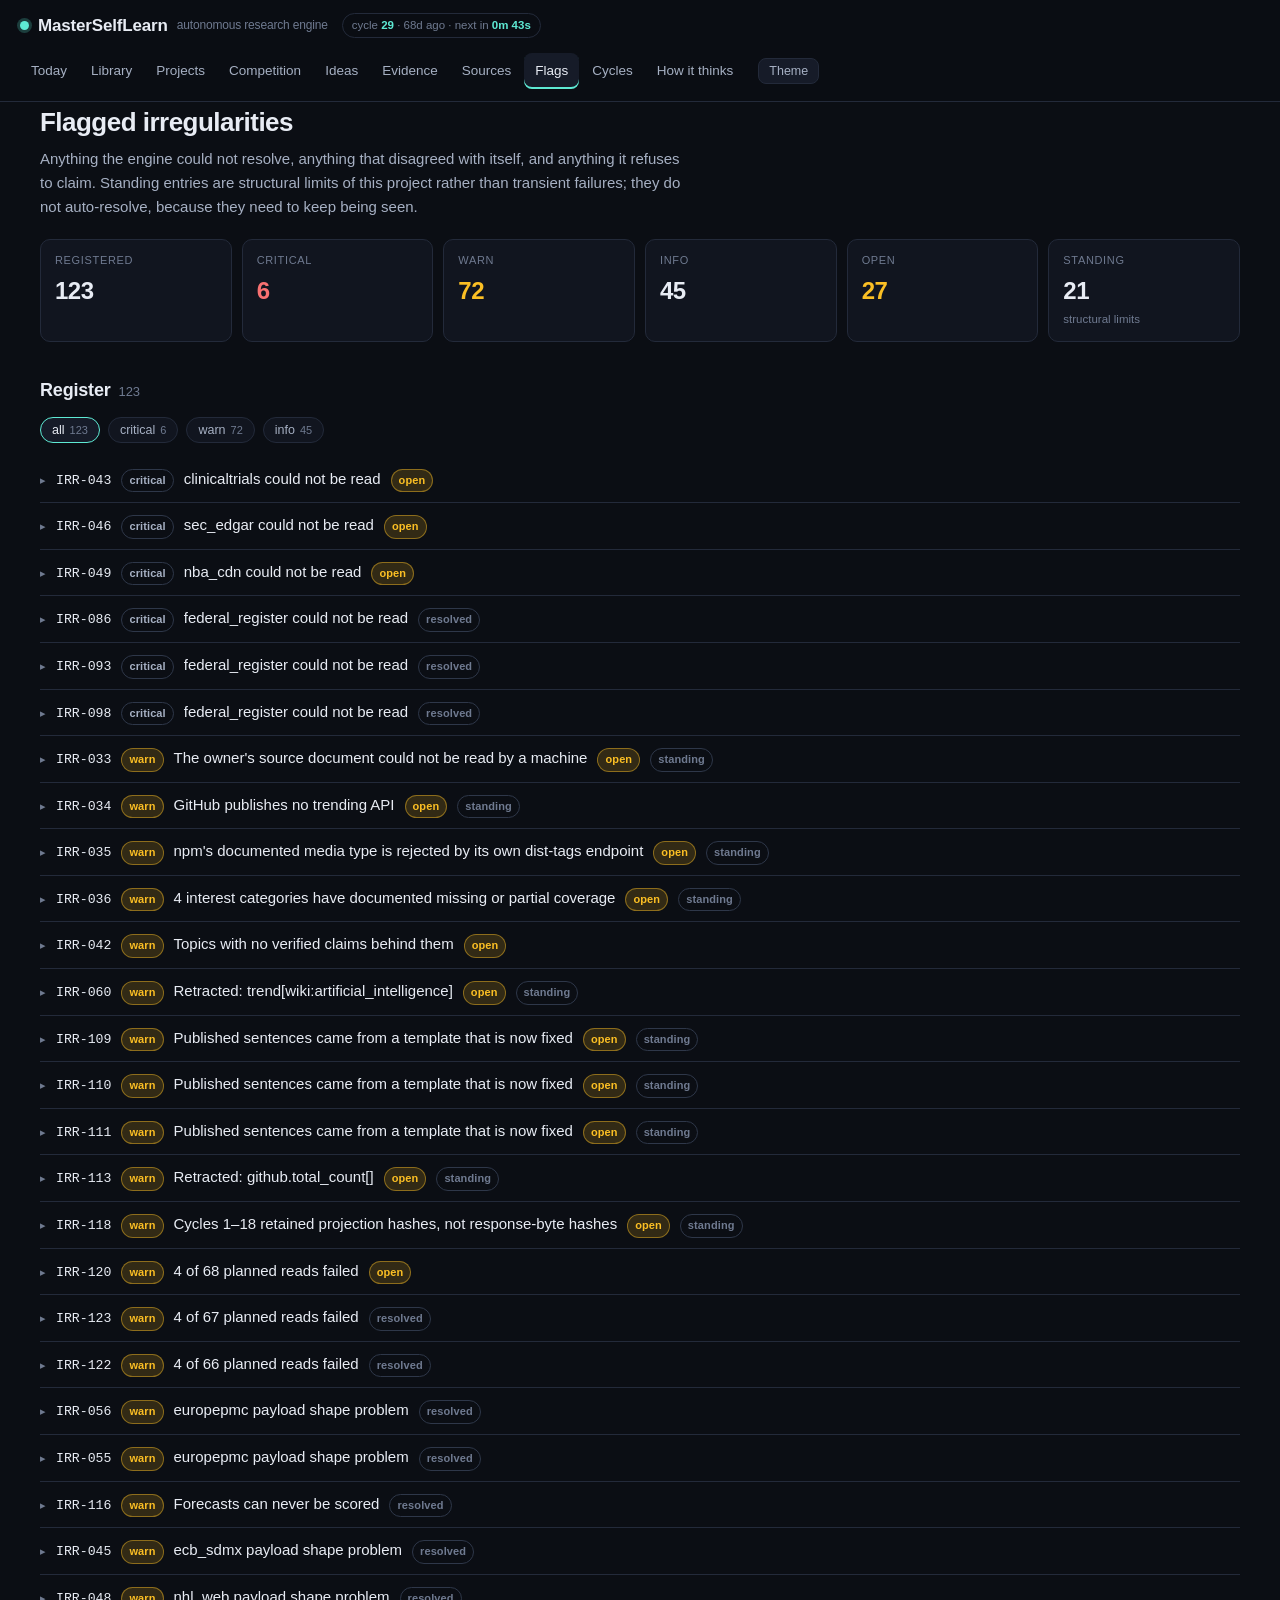
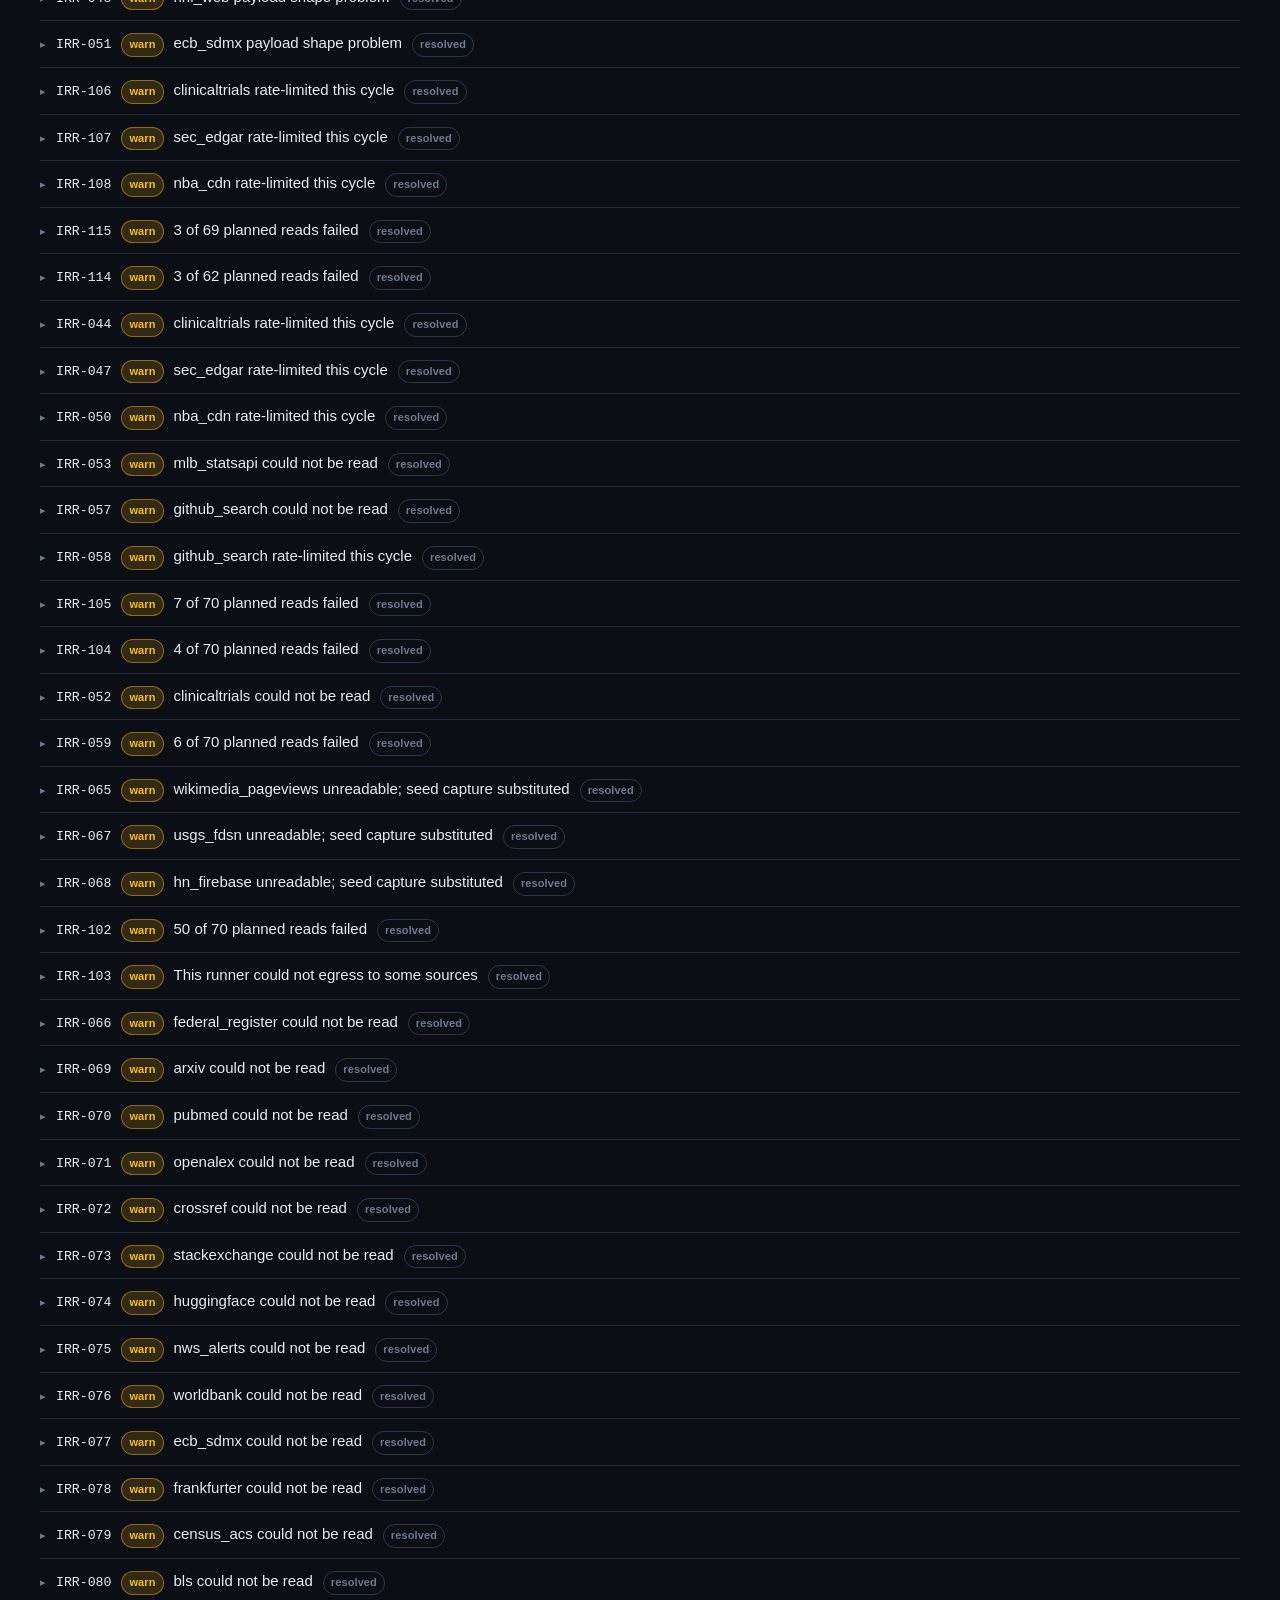
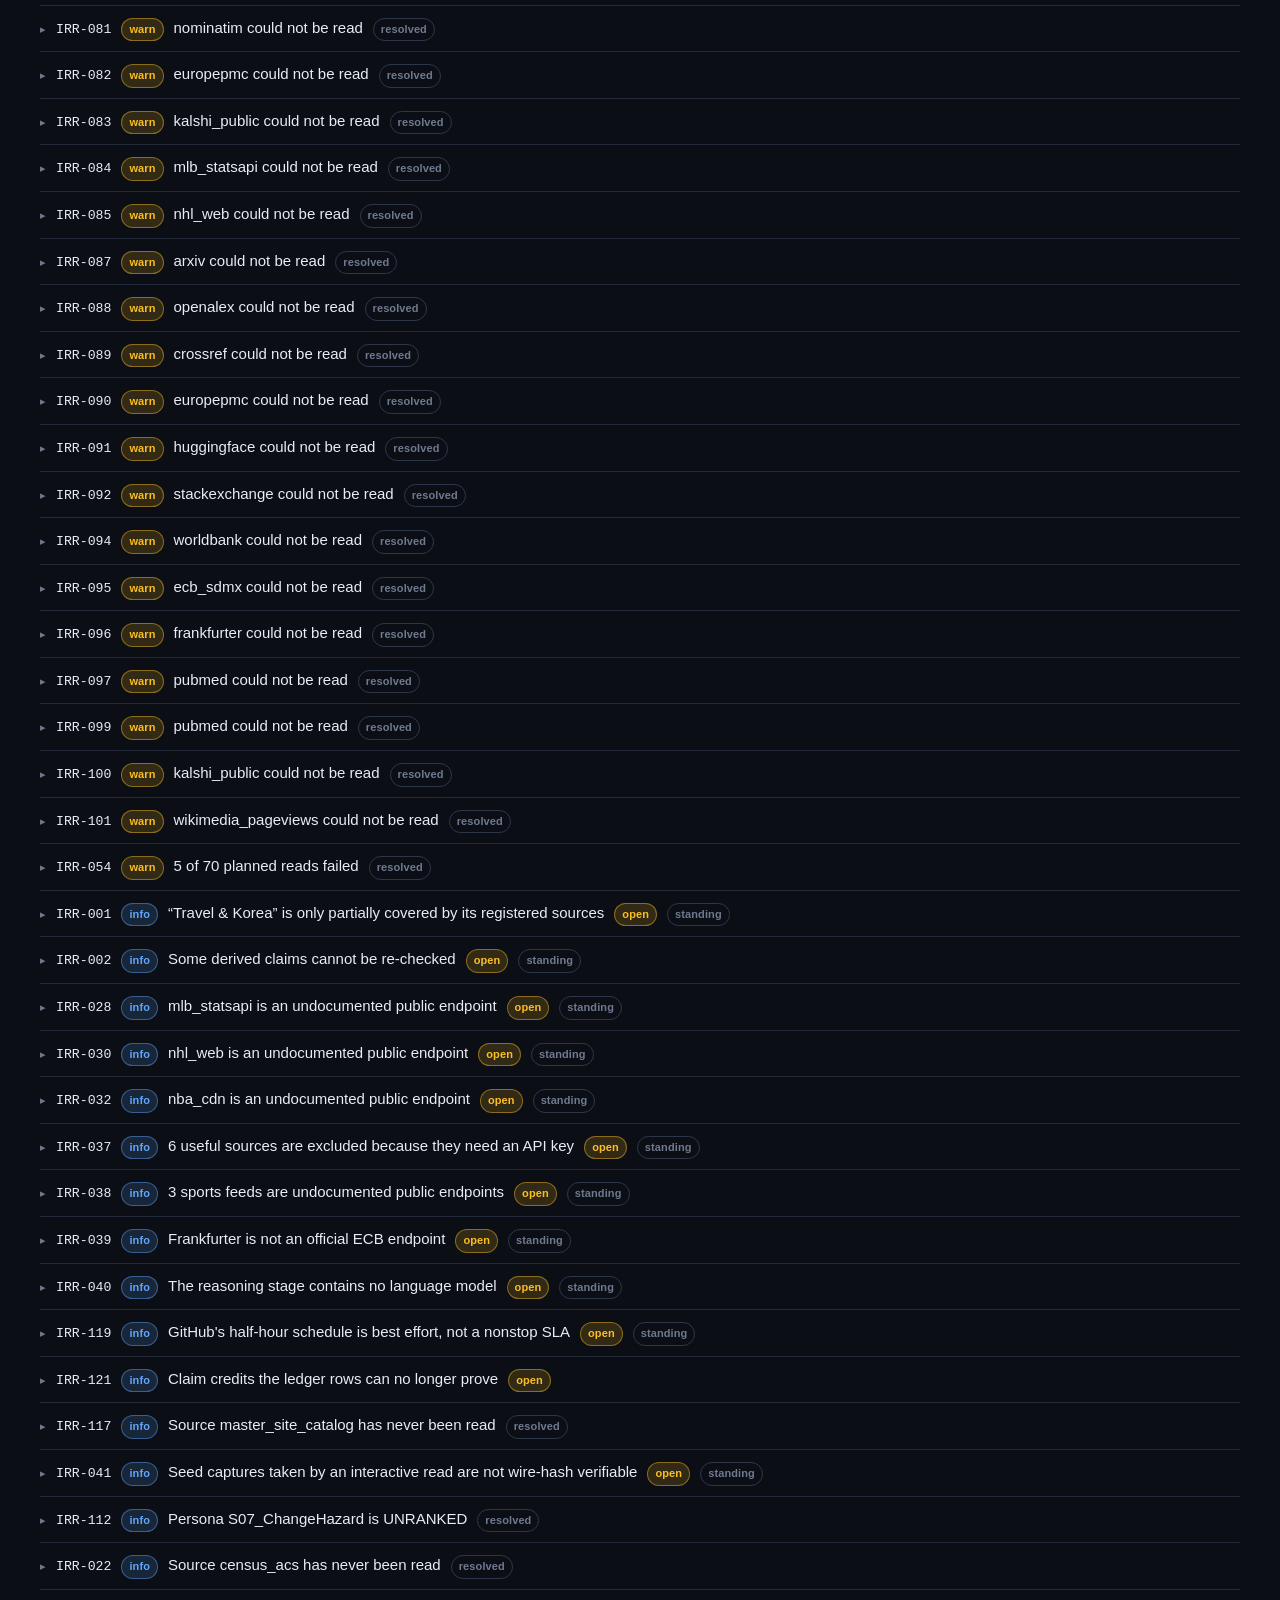
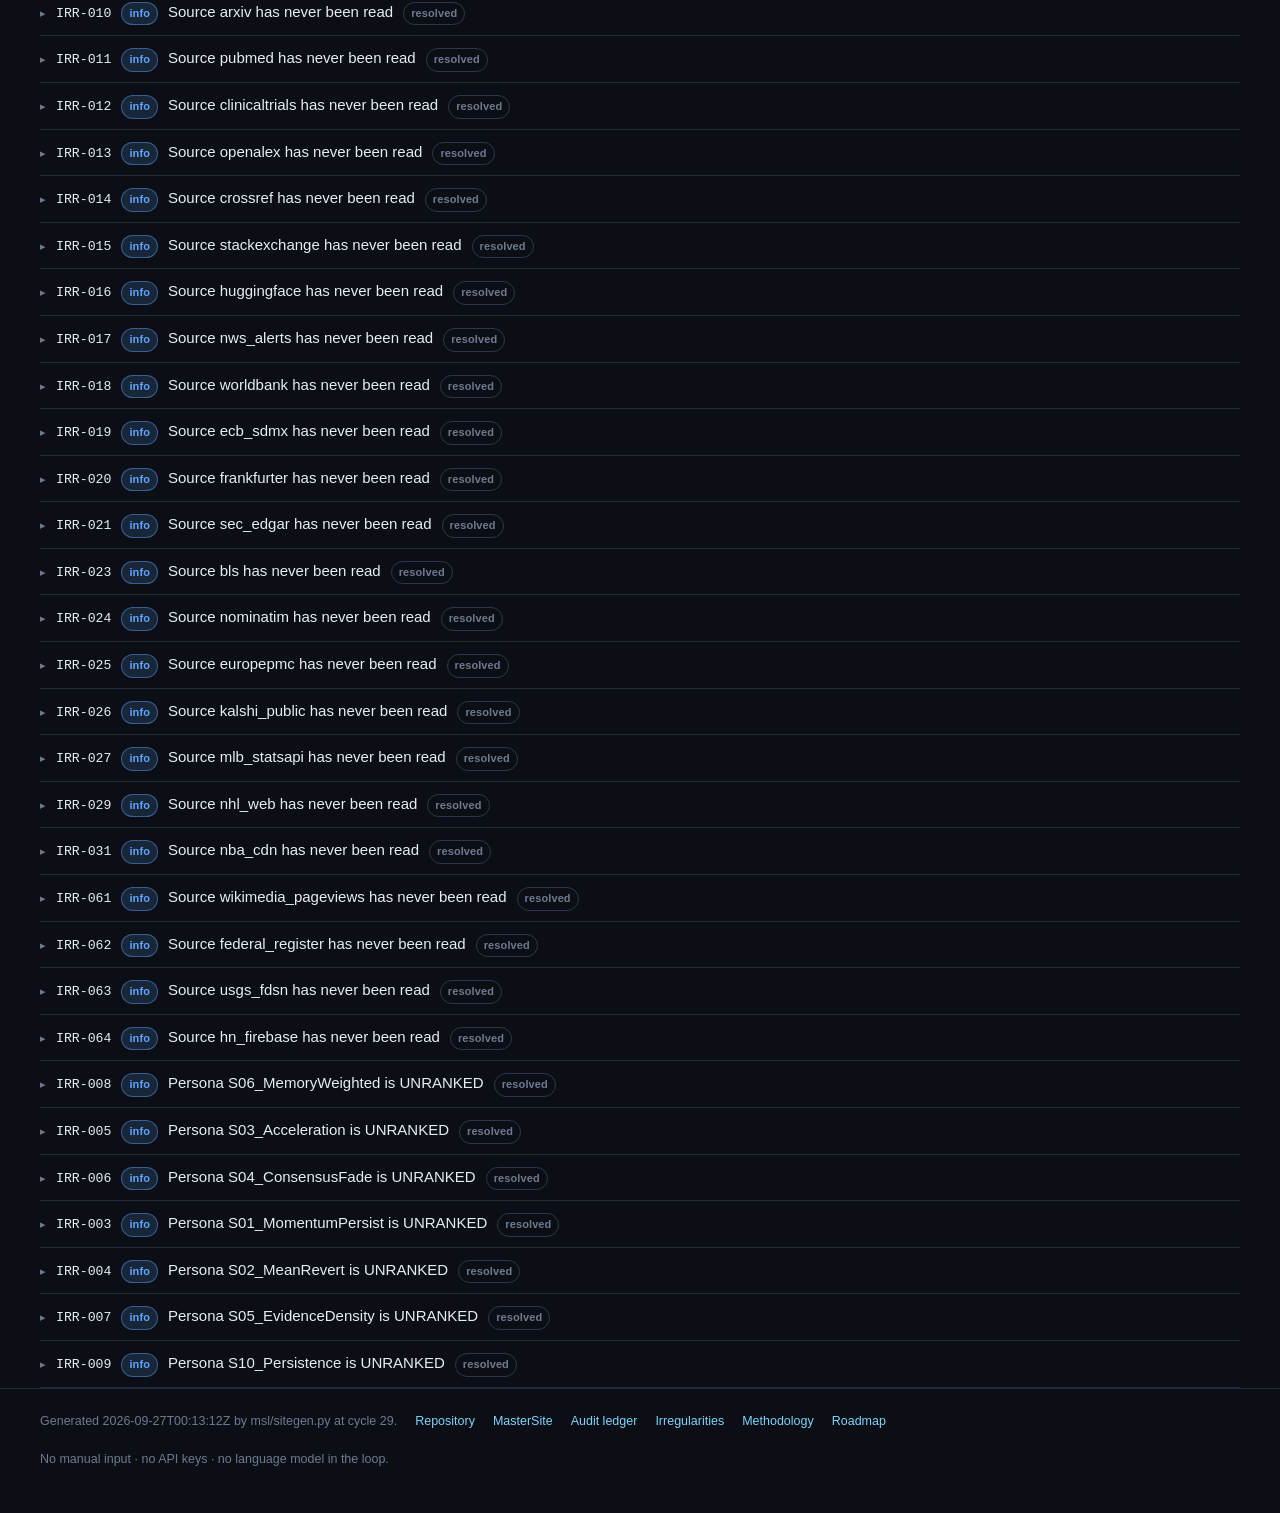
<file: irregularities.html>
<!DOCTYPE html>
<html lang="en" data-theme="">
<head>
<meta charset="utf-8">
<meta name="viewport" content="width=device-width, initial-scale=1">
<title>Flagged irregularities — MasterSelfLearn</title>
<meta name="description" content="Everything the engine could not resolve, disagreed with itself about, or refuses to claim.">
<meta name="color-scheme" content="dark light">
<link rel="stylesheet" href="styles.css">
<script src="data/site.js"></script>
</head>
<body data-page="irregularities.html">
<a class="skip" href="#main">Skip to content</a>
<main id="main" class="wrap" aria-live="polite"></main>
<script src="app.js"></script>
</body>
</html>
</file>
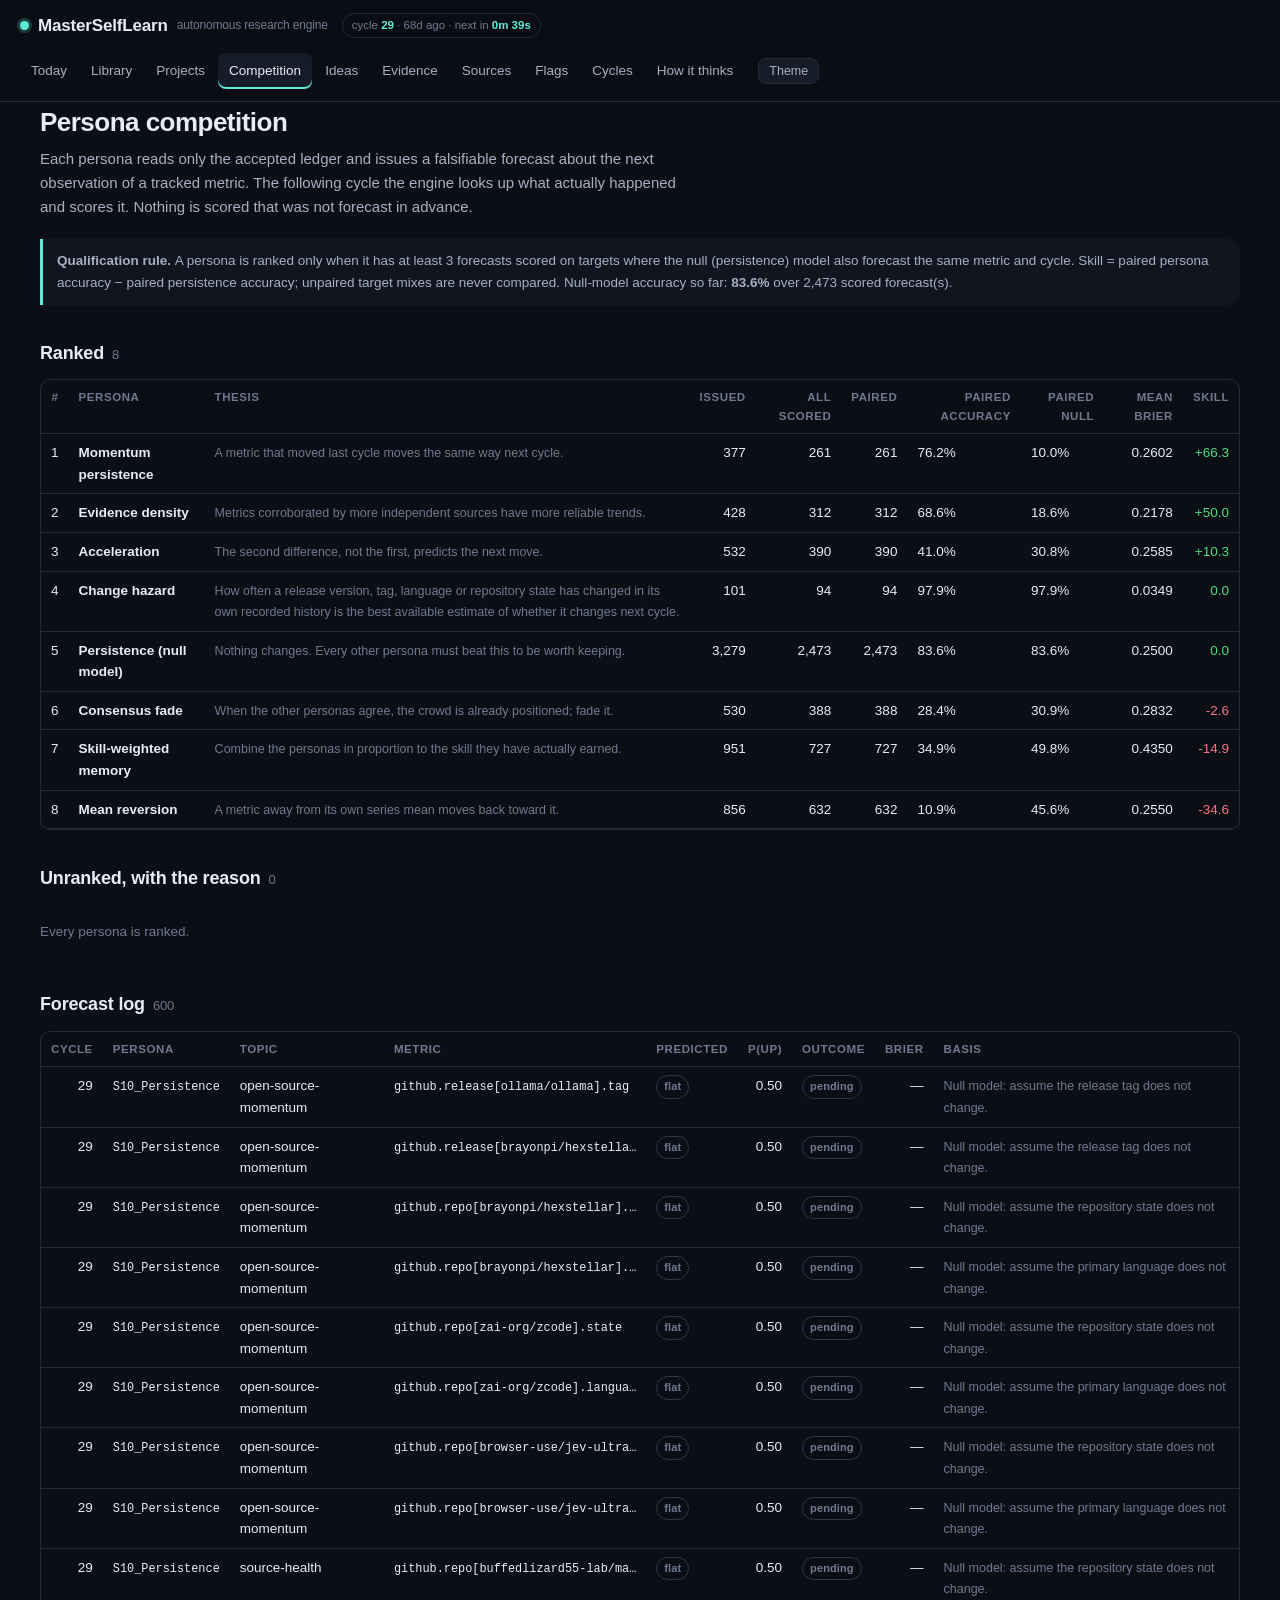
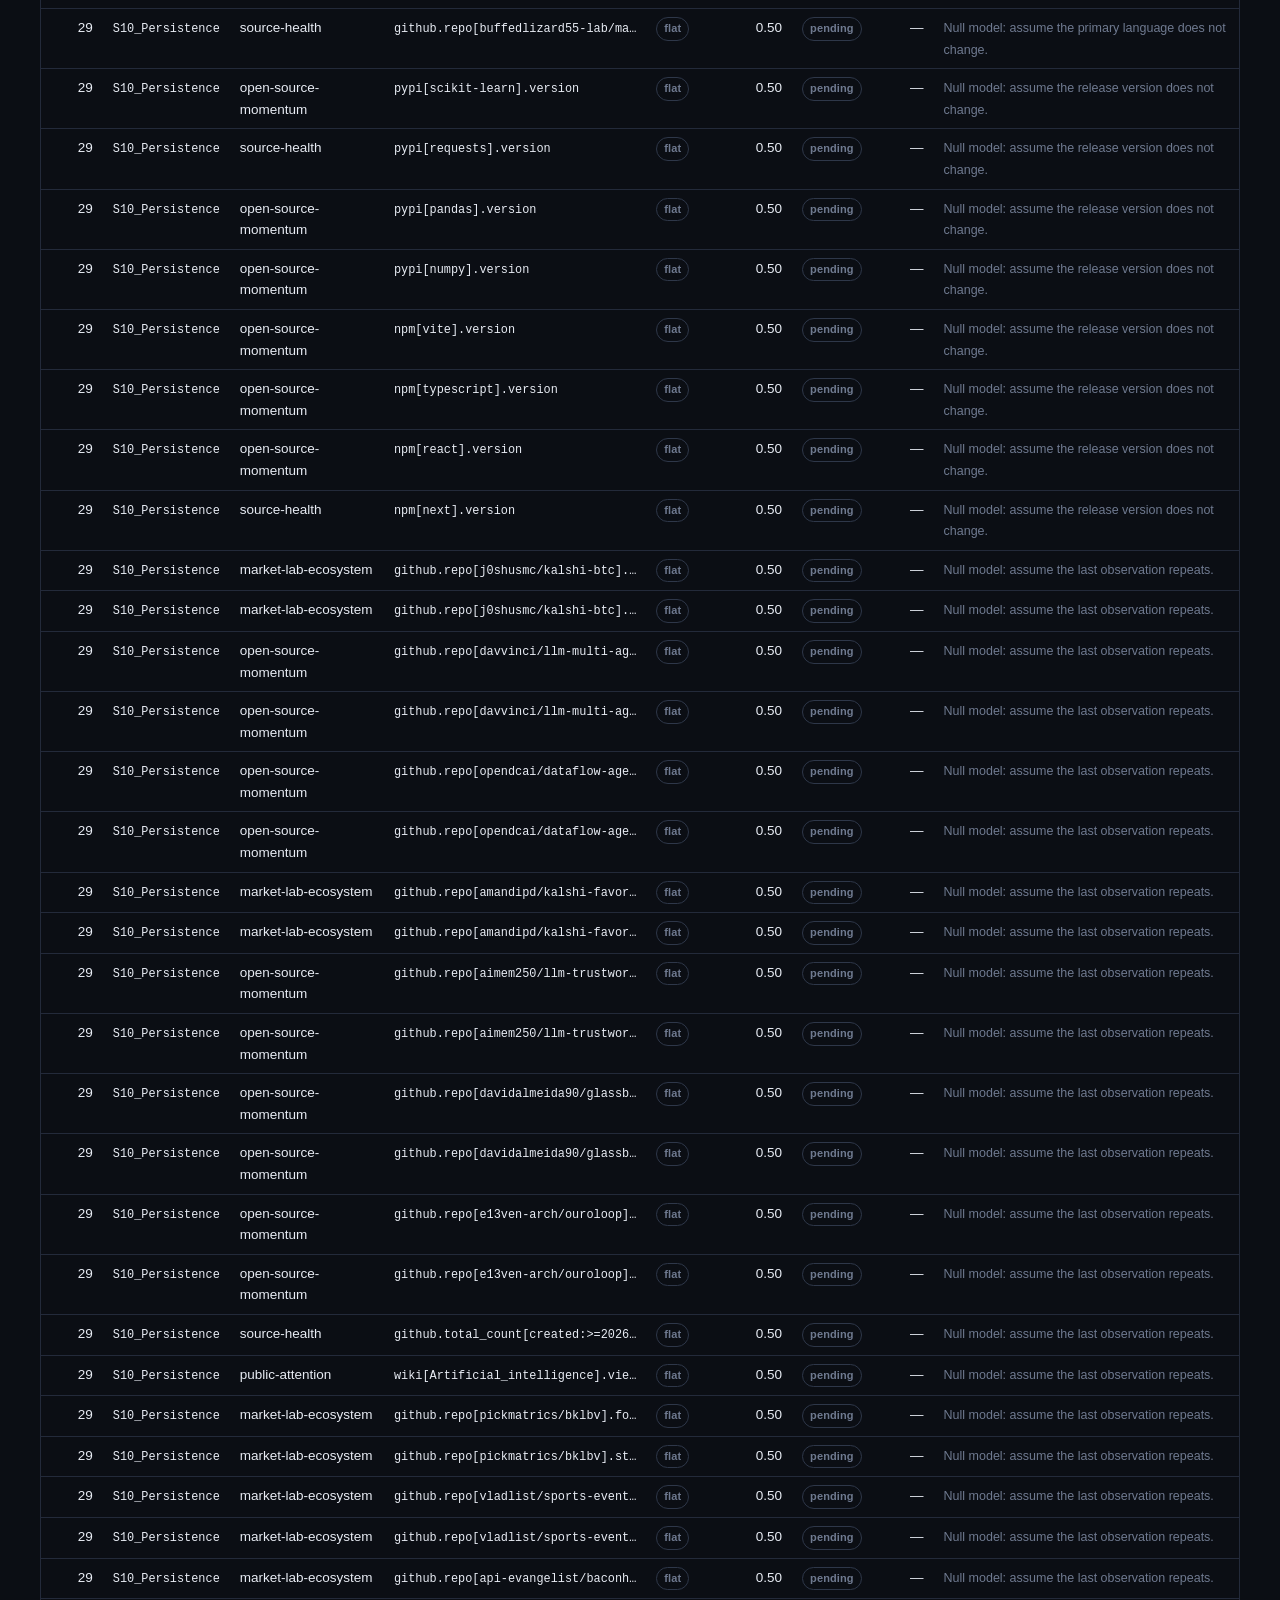
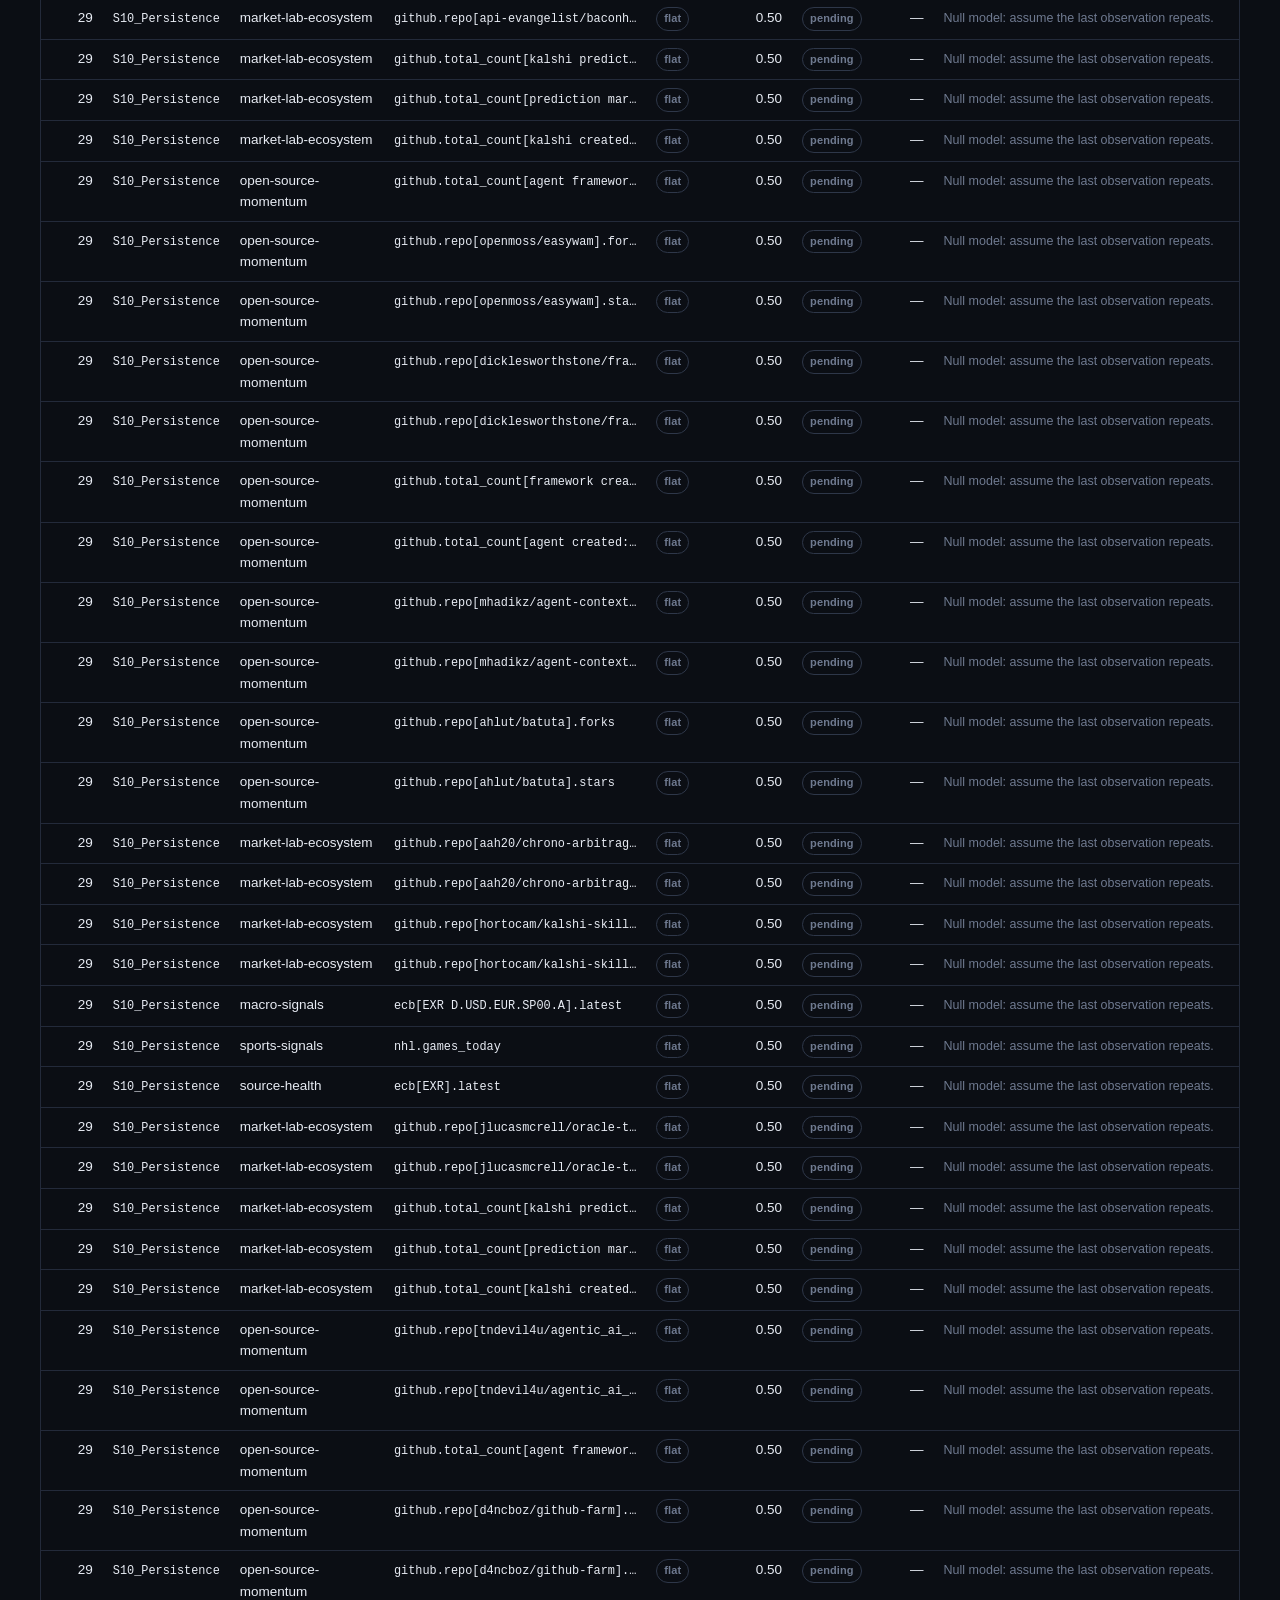
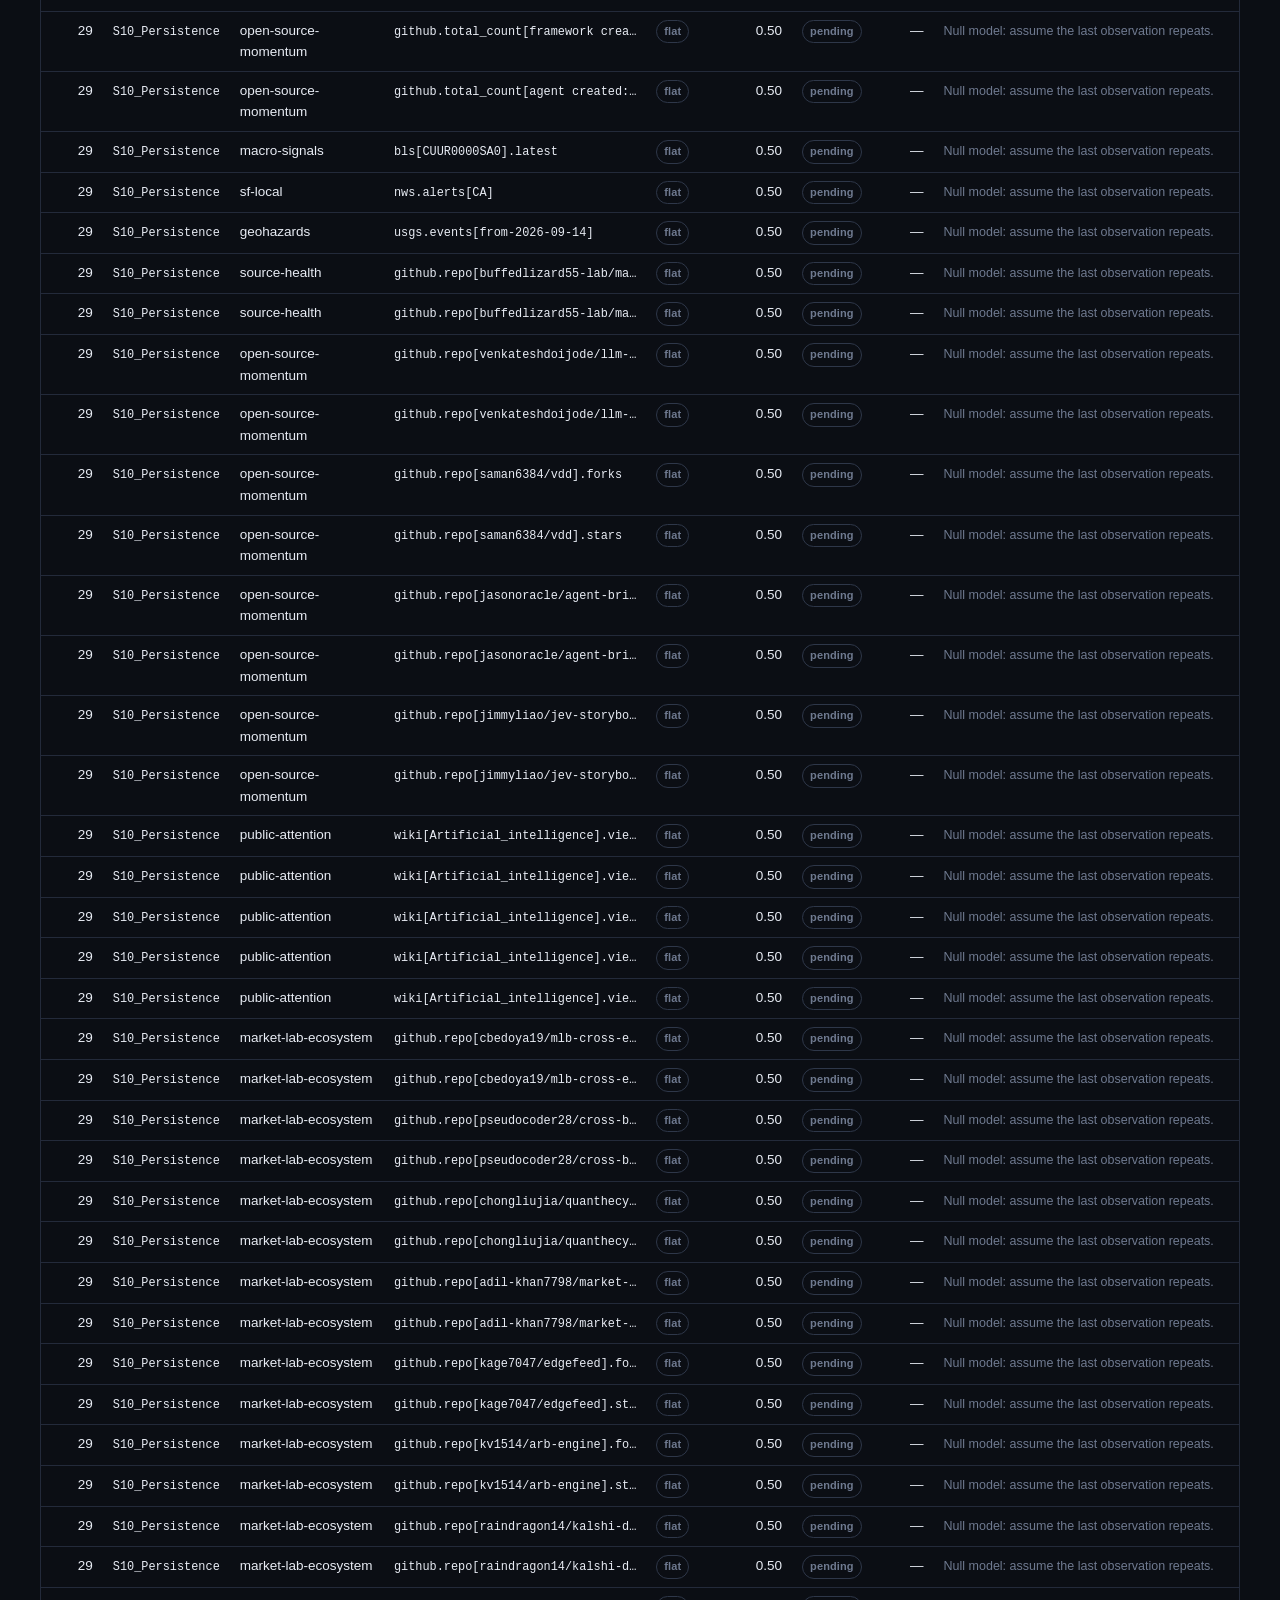
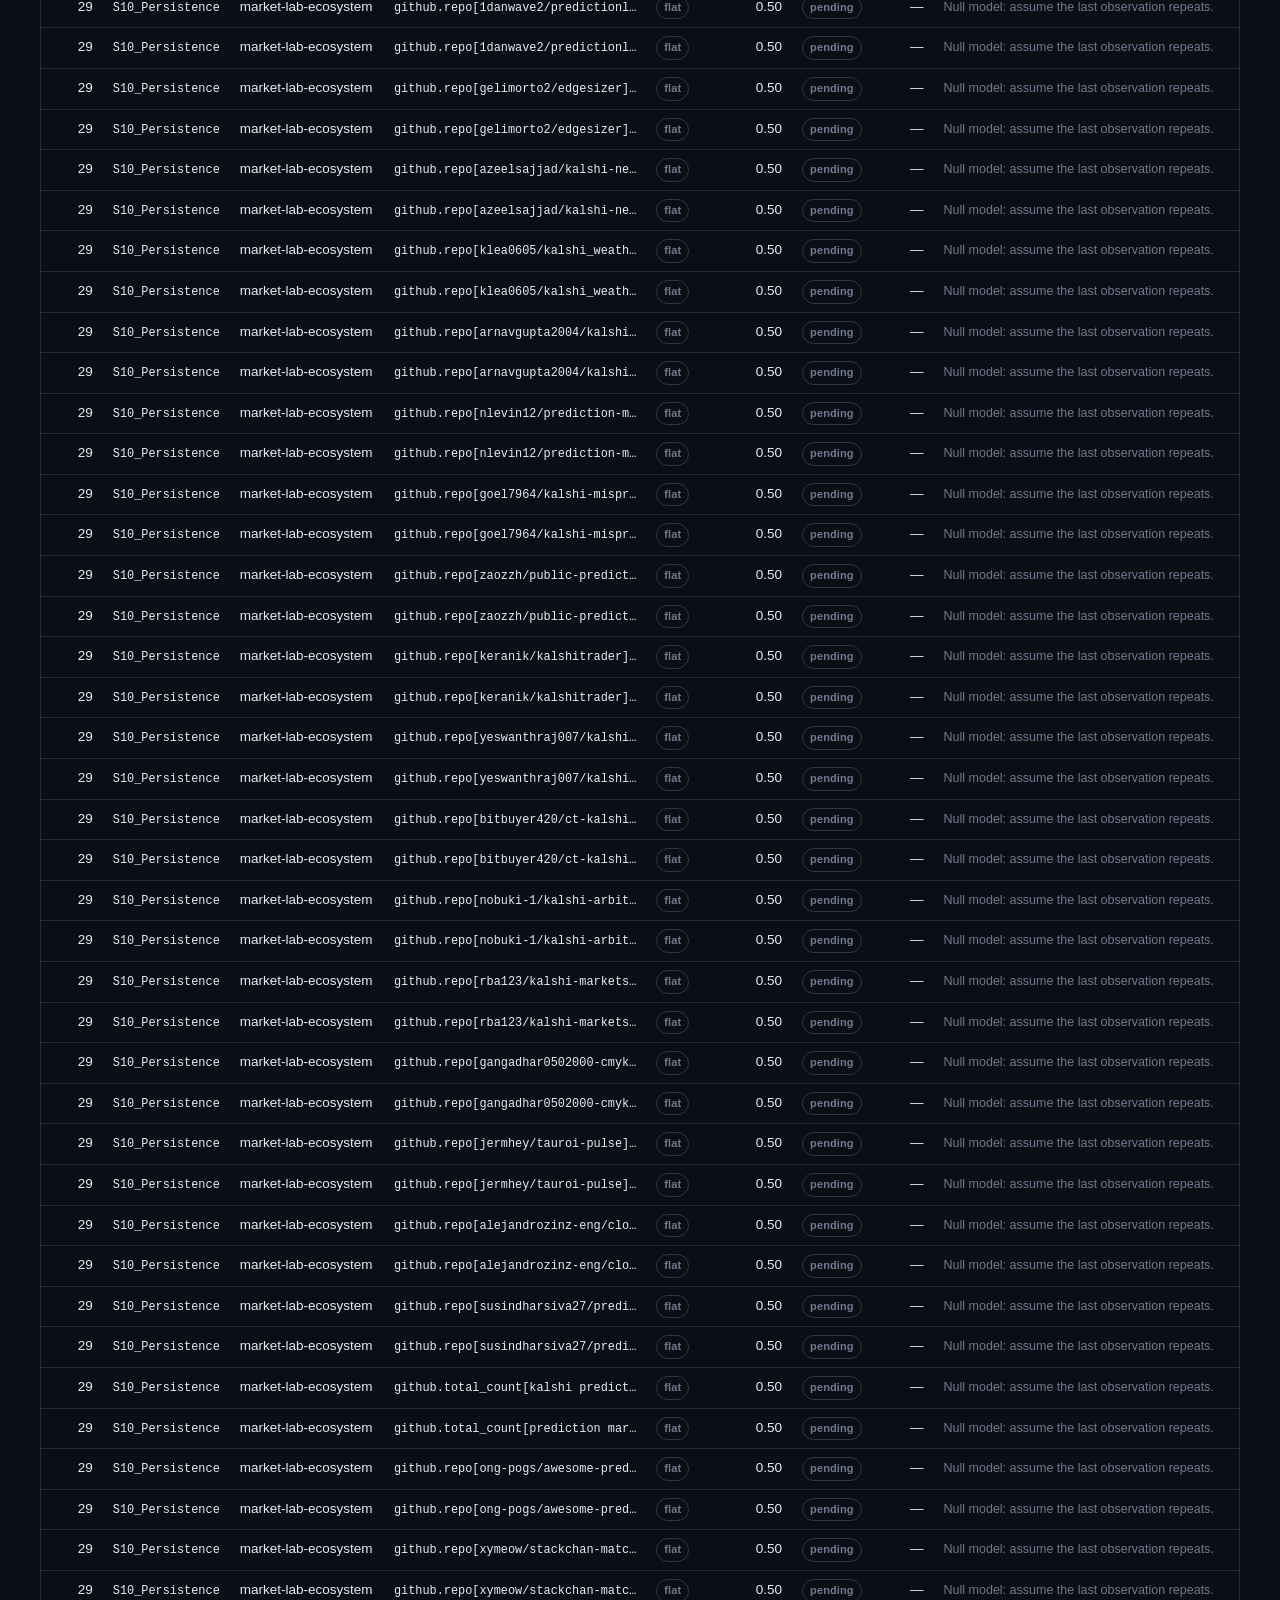
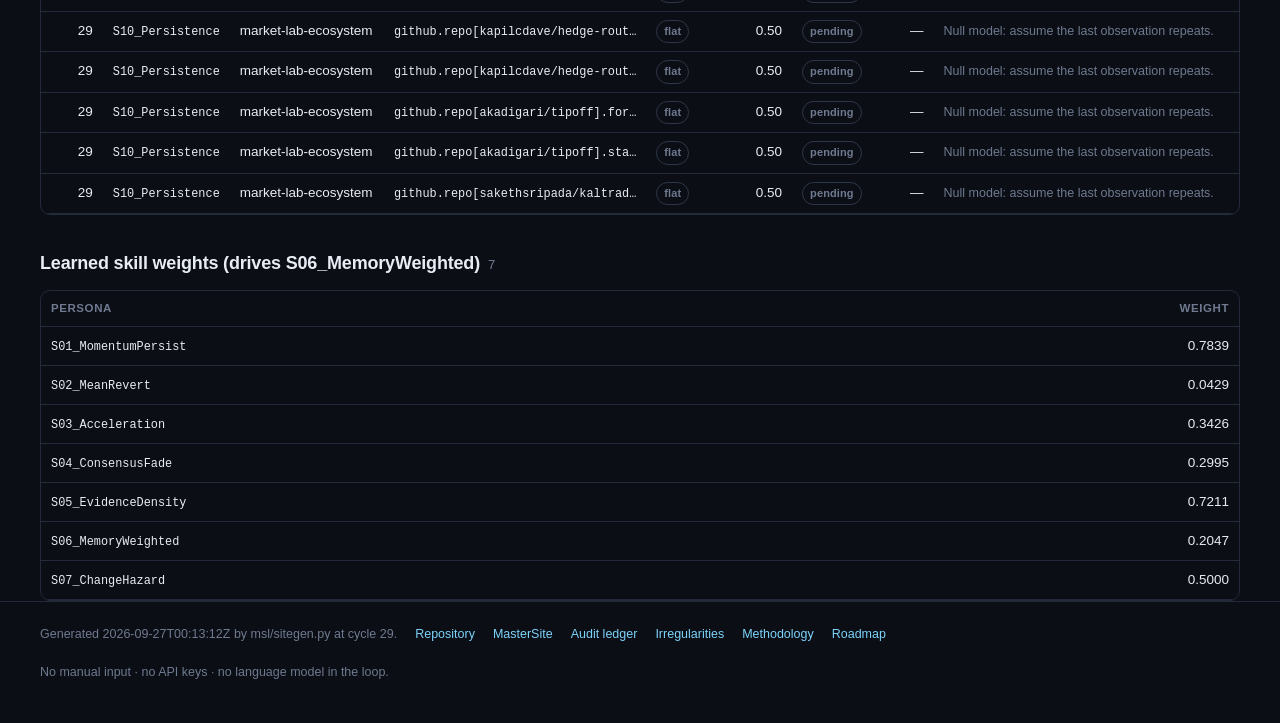
<file: leaderboard.html>
<!DOCTYPE html>
<html lang="en" data-theme="">
<head>
<meta charset="utf-8">
<meta name="viewport" content="width=device-width, initial-scale=1">
<title>Persona competition — MasterSelfLearn</title>
<meta name="description" content="Deterministic personas forecast, get scored against outcomes, and are ranked on skill versus a null model.">
<meta name="color-scheme" content="dark light">
<link rel="stylesheet" href="styles.css">
<script src="data/site.js"></script>
</head>
<body data-page="leaderboard.html">
<a class="skip" href="#main">Skip to content</a>
<main id="main" class="wrap" aria-live="polite"></main>
<script src="app.js"></script>
</body>
</html>
</file>
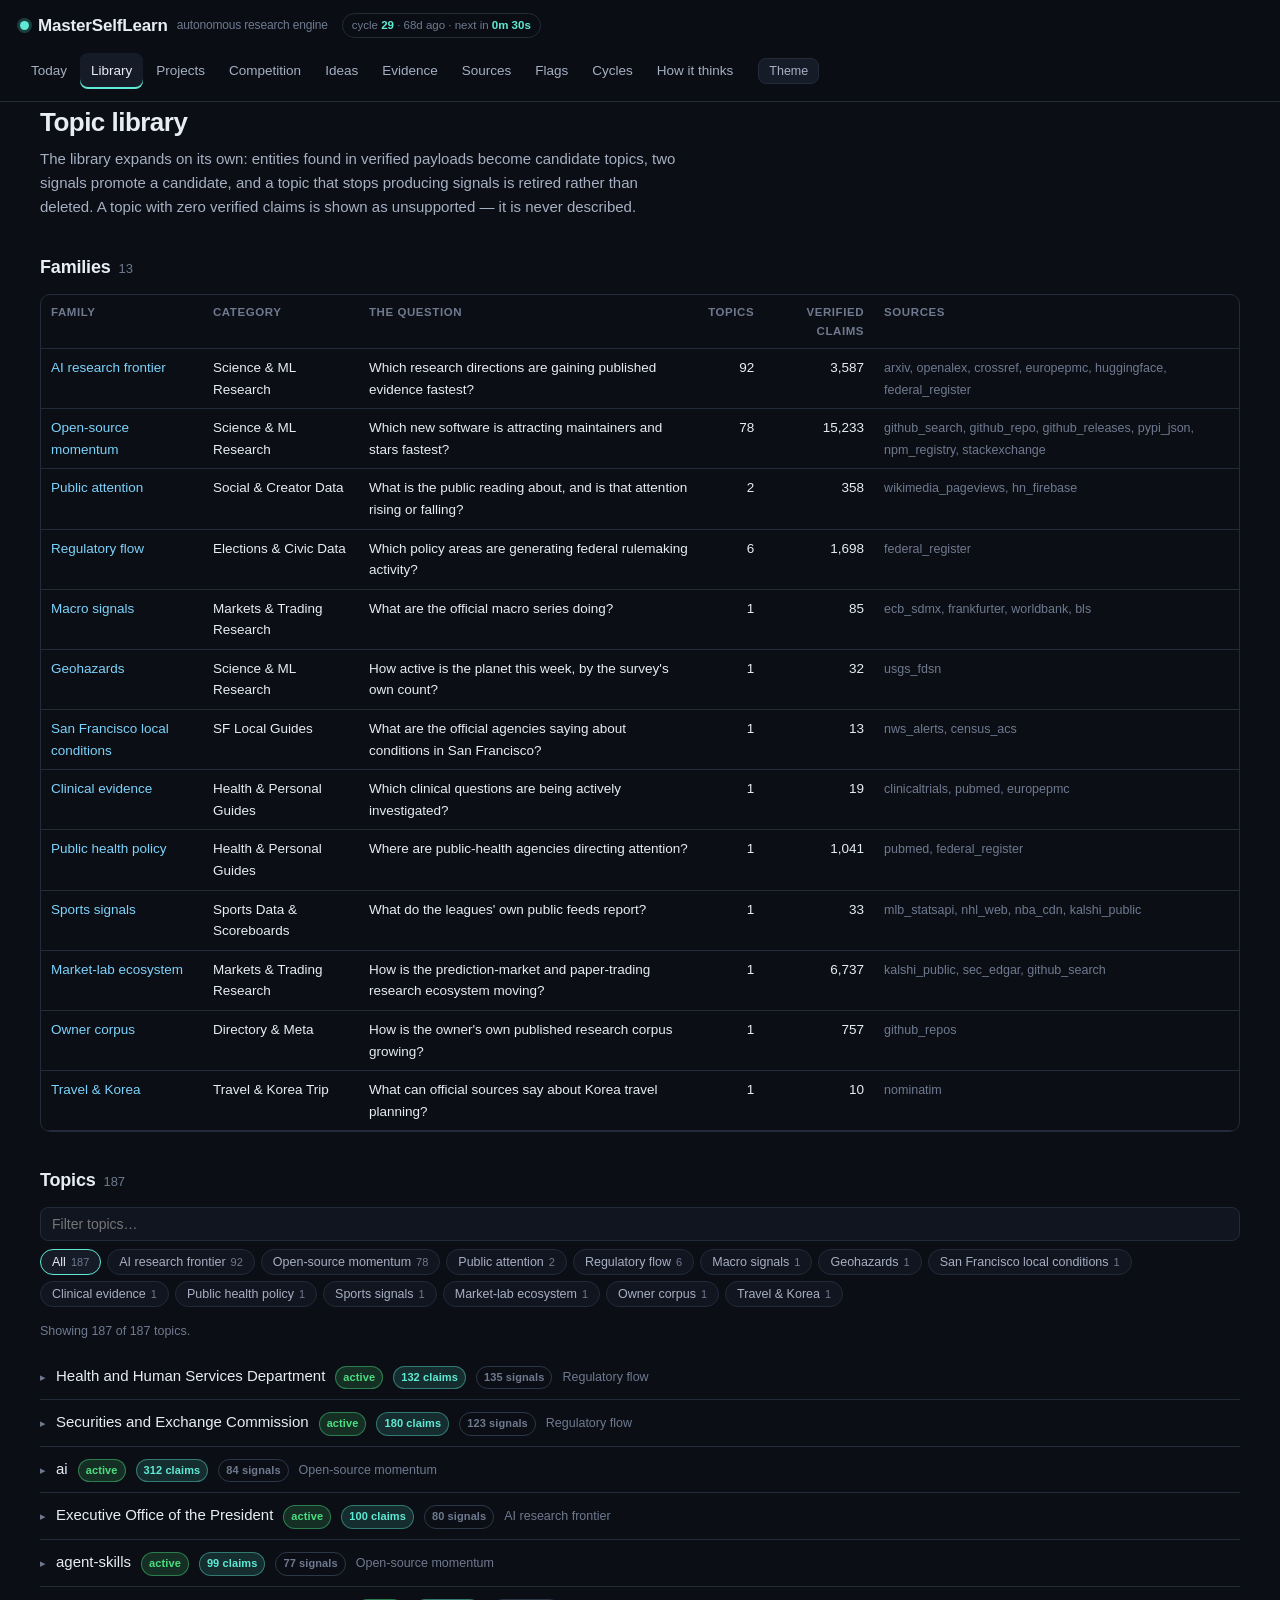
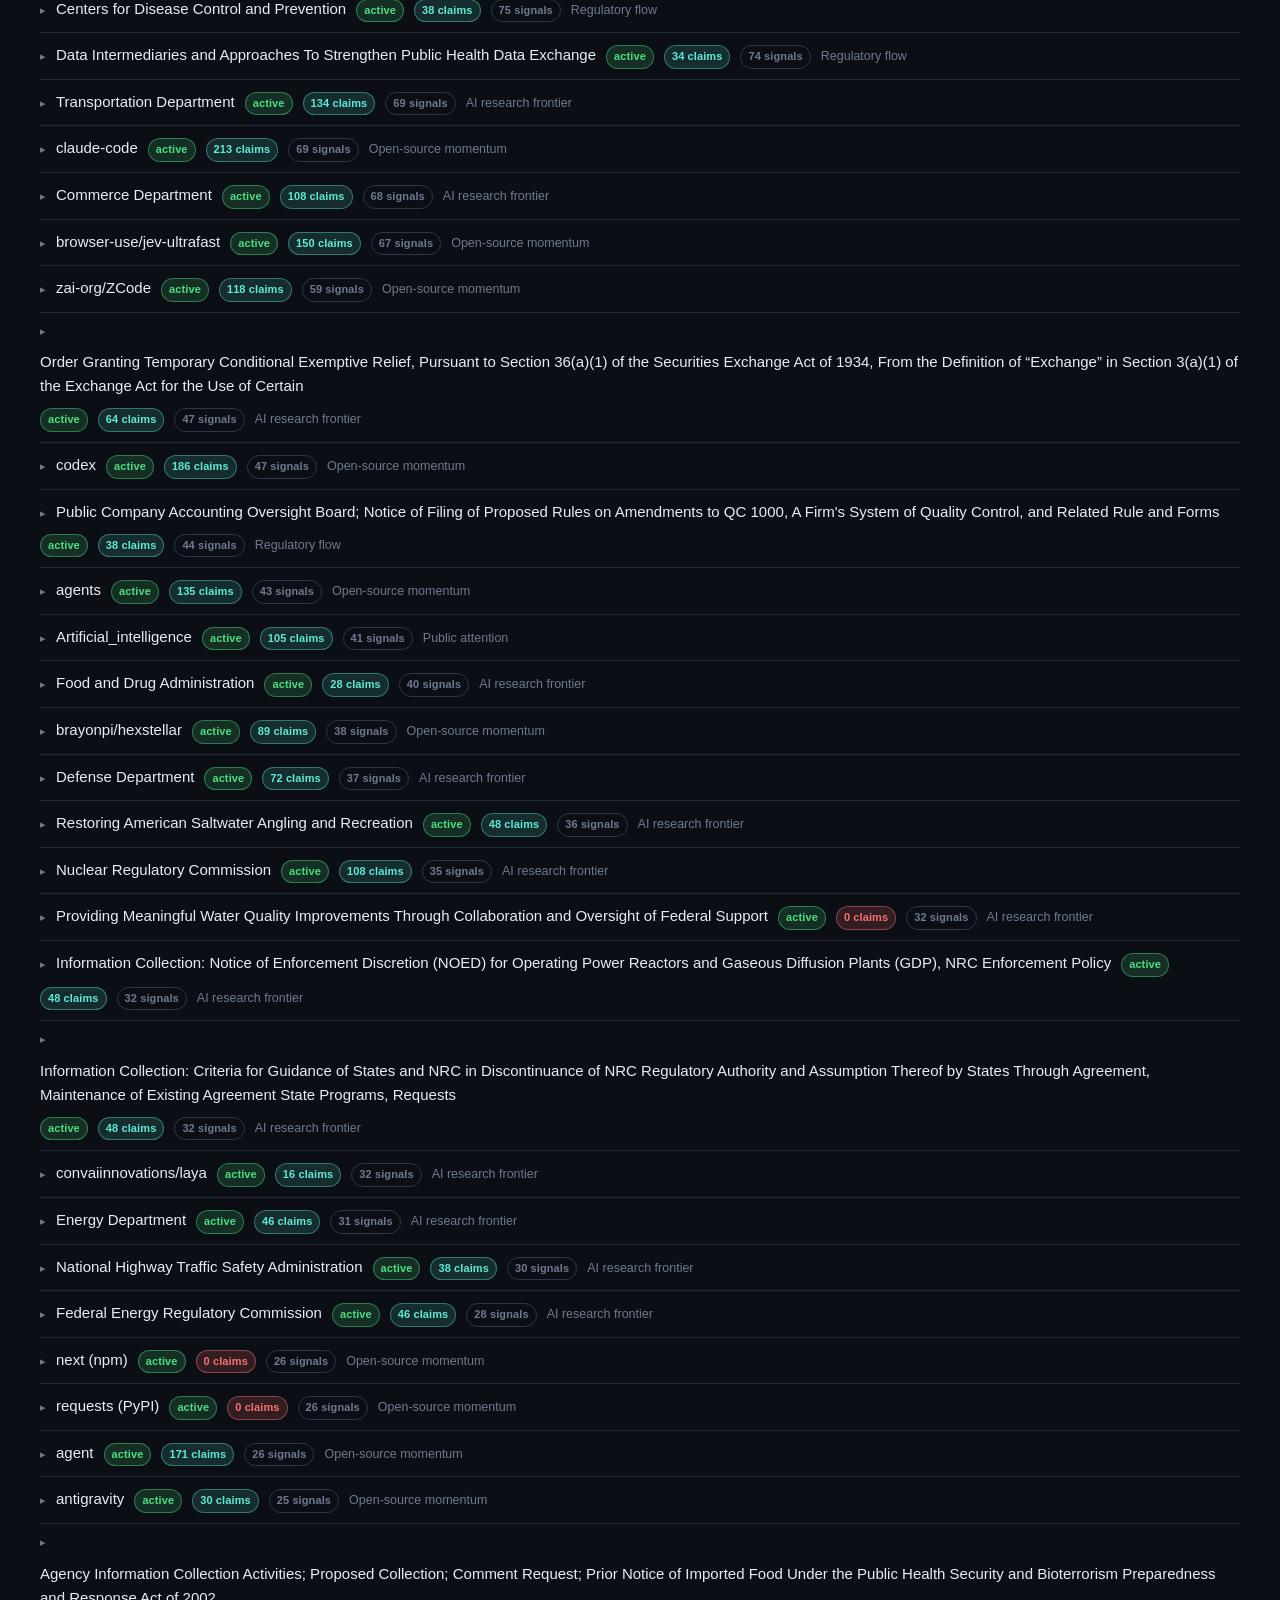
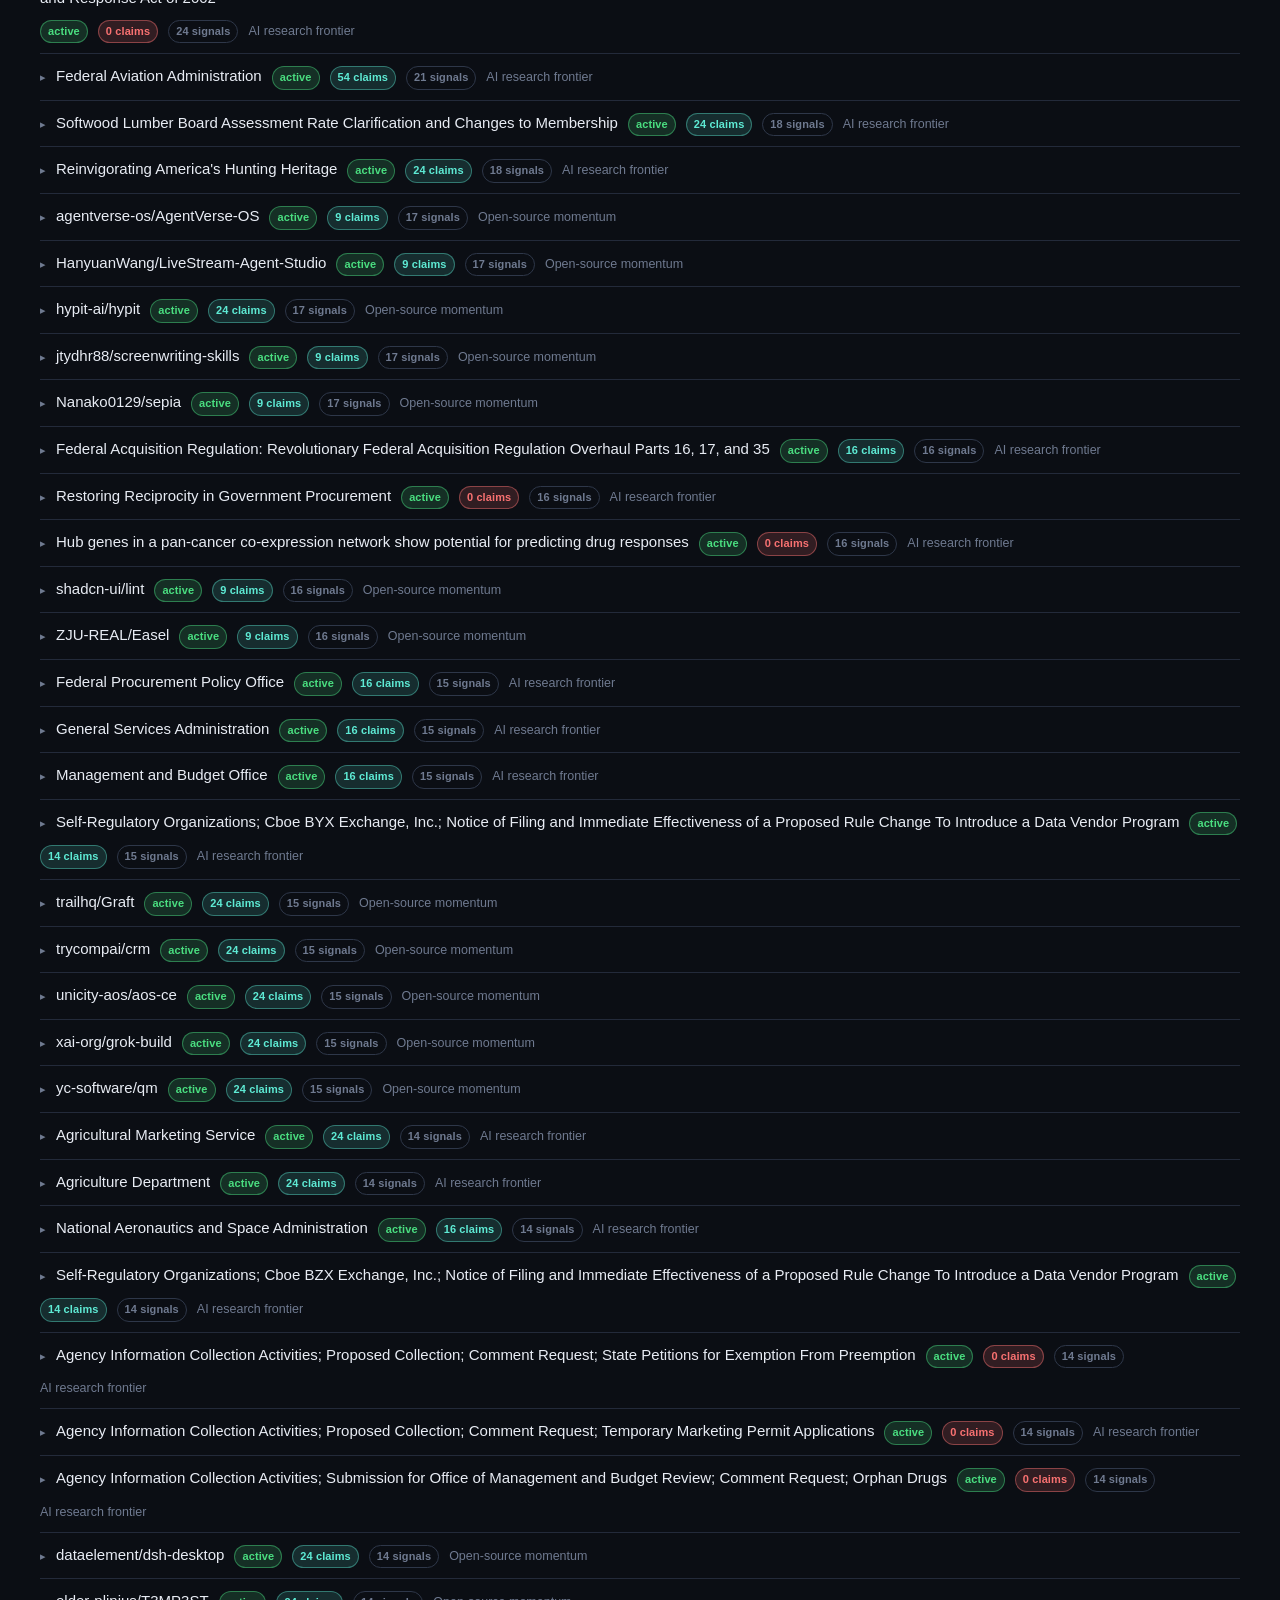
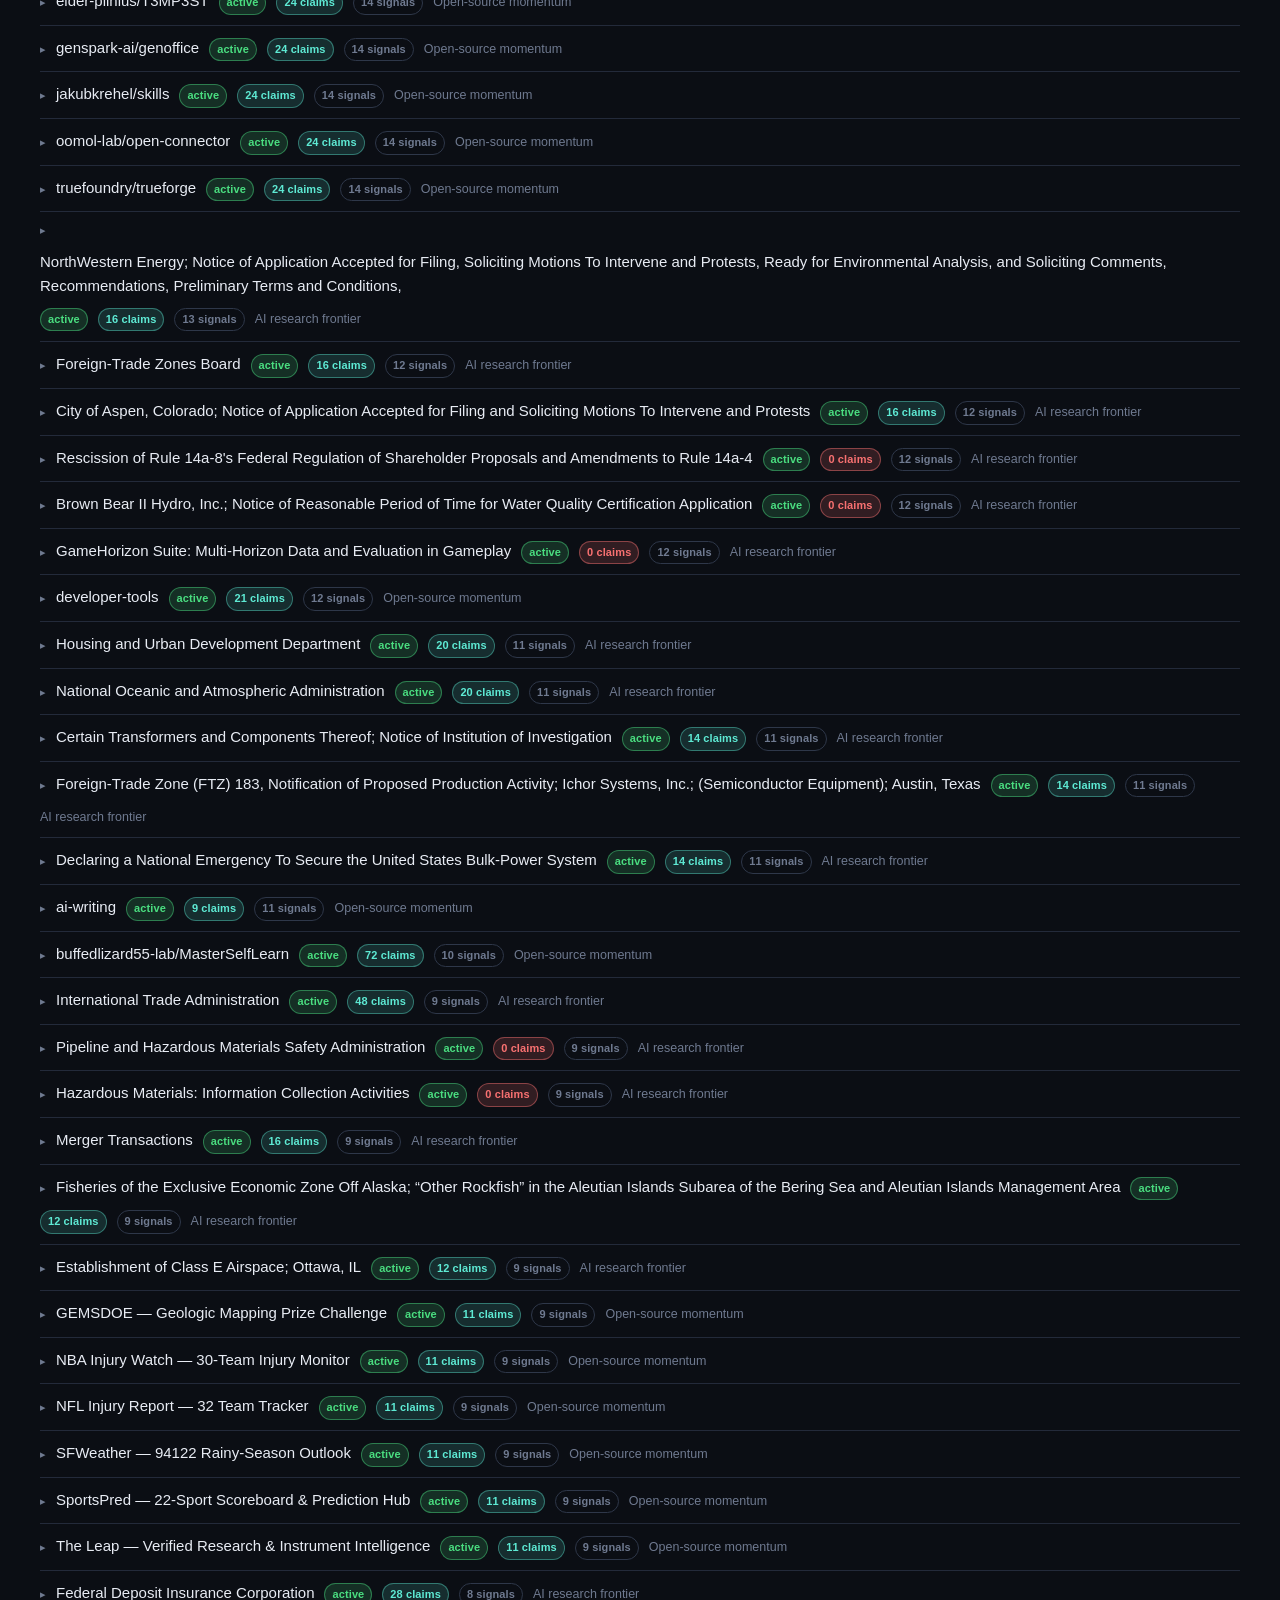
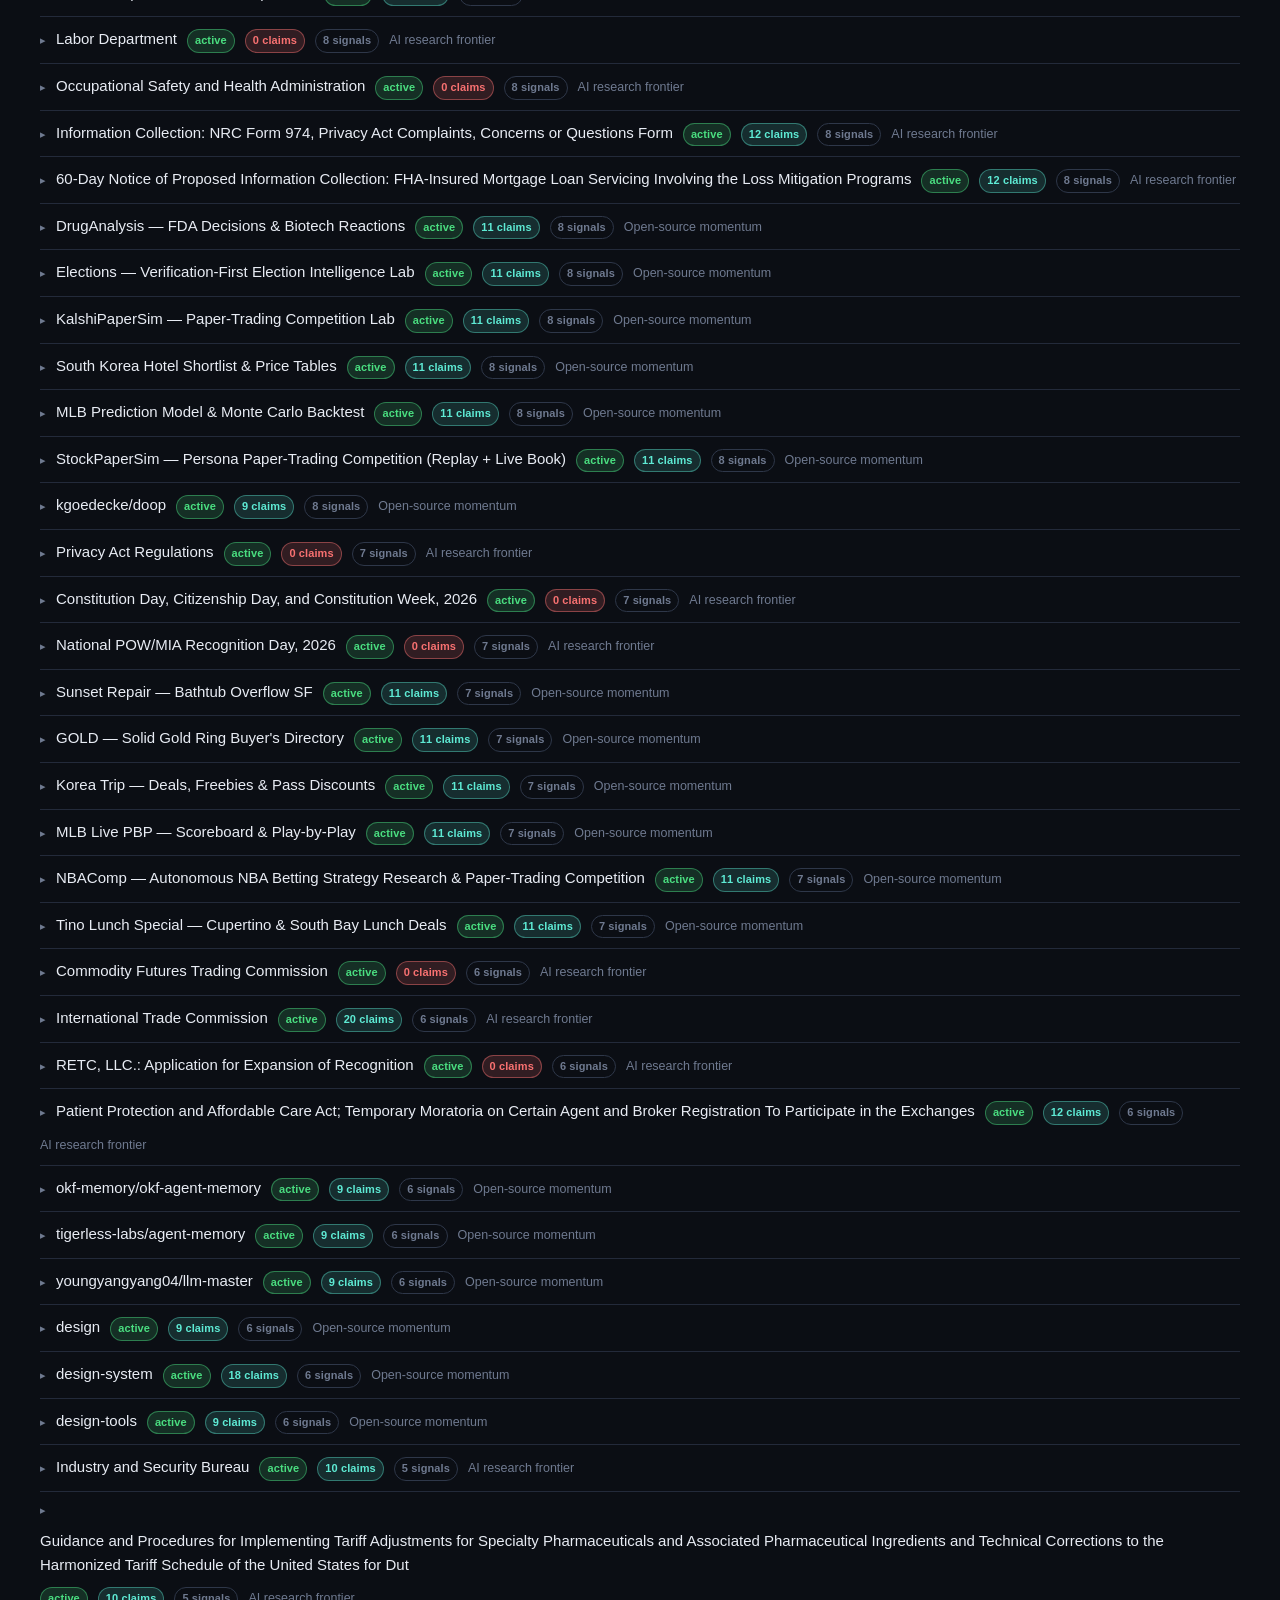
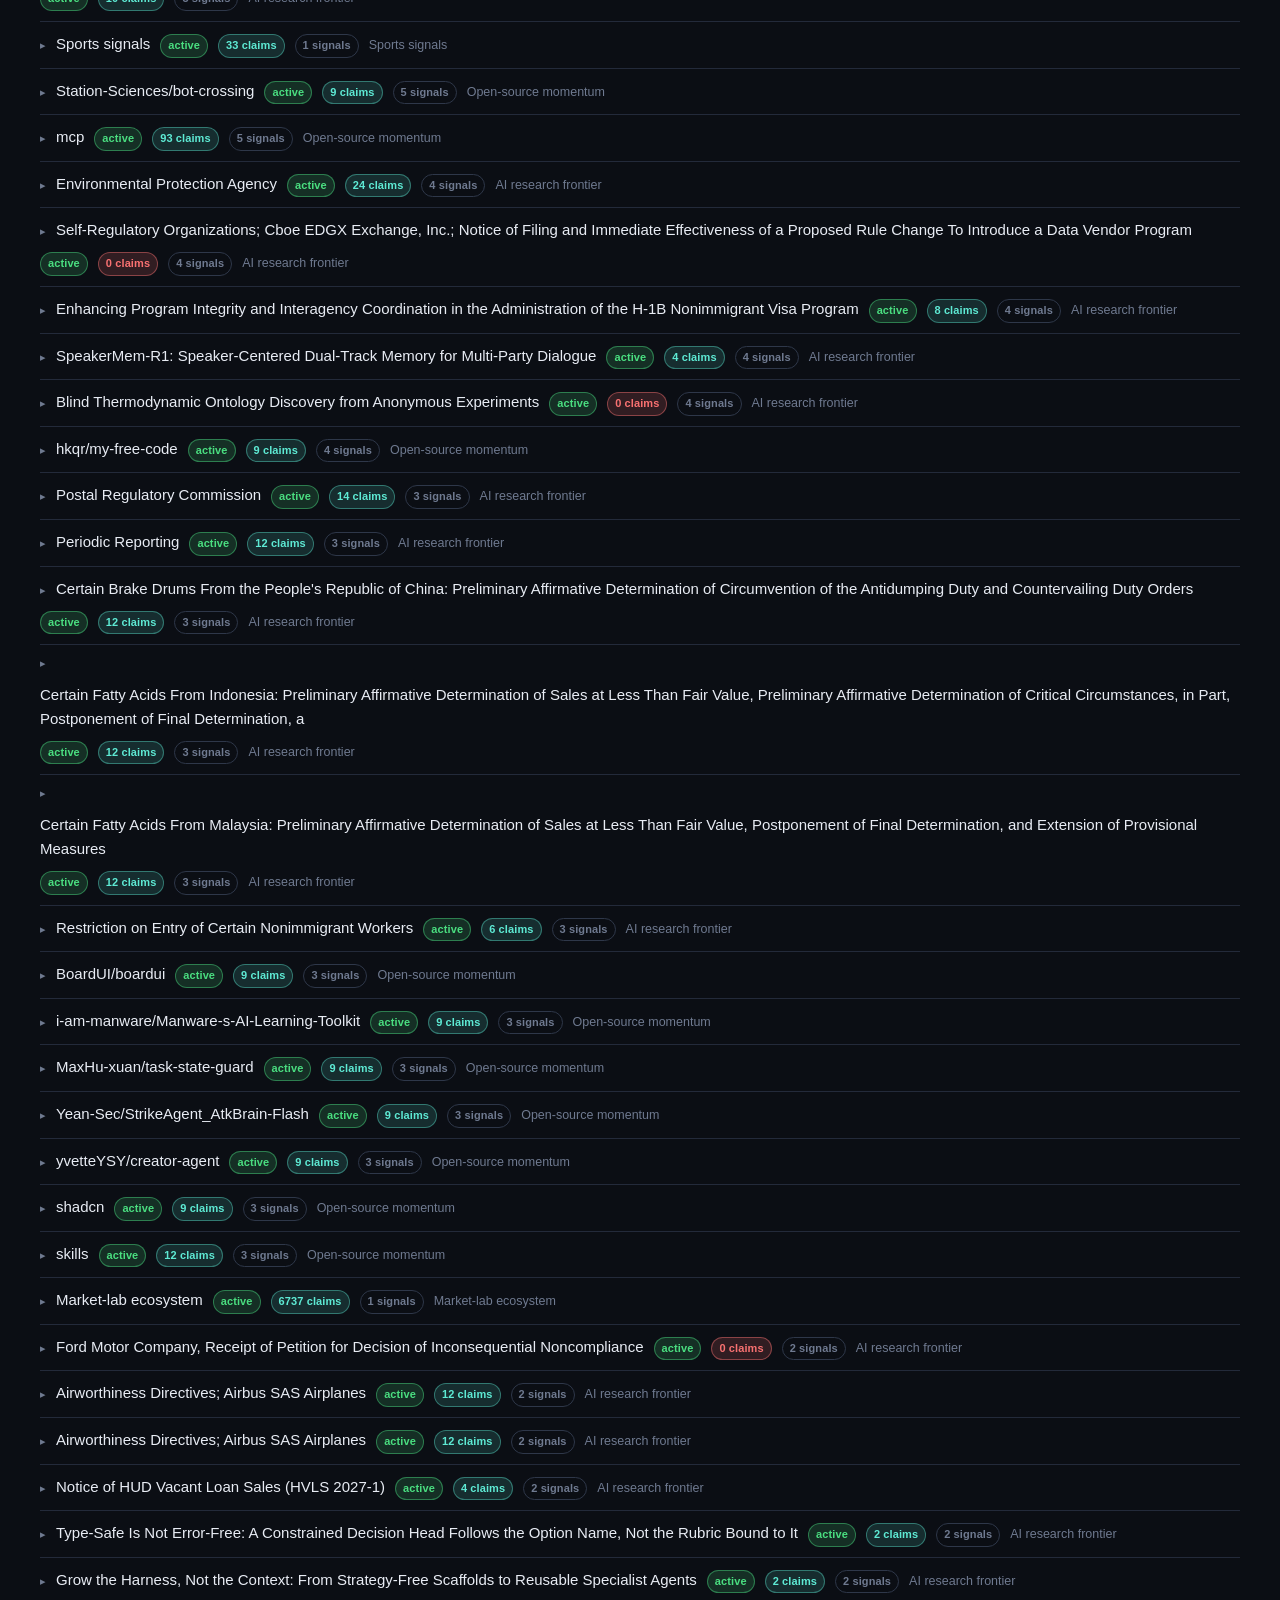
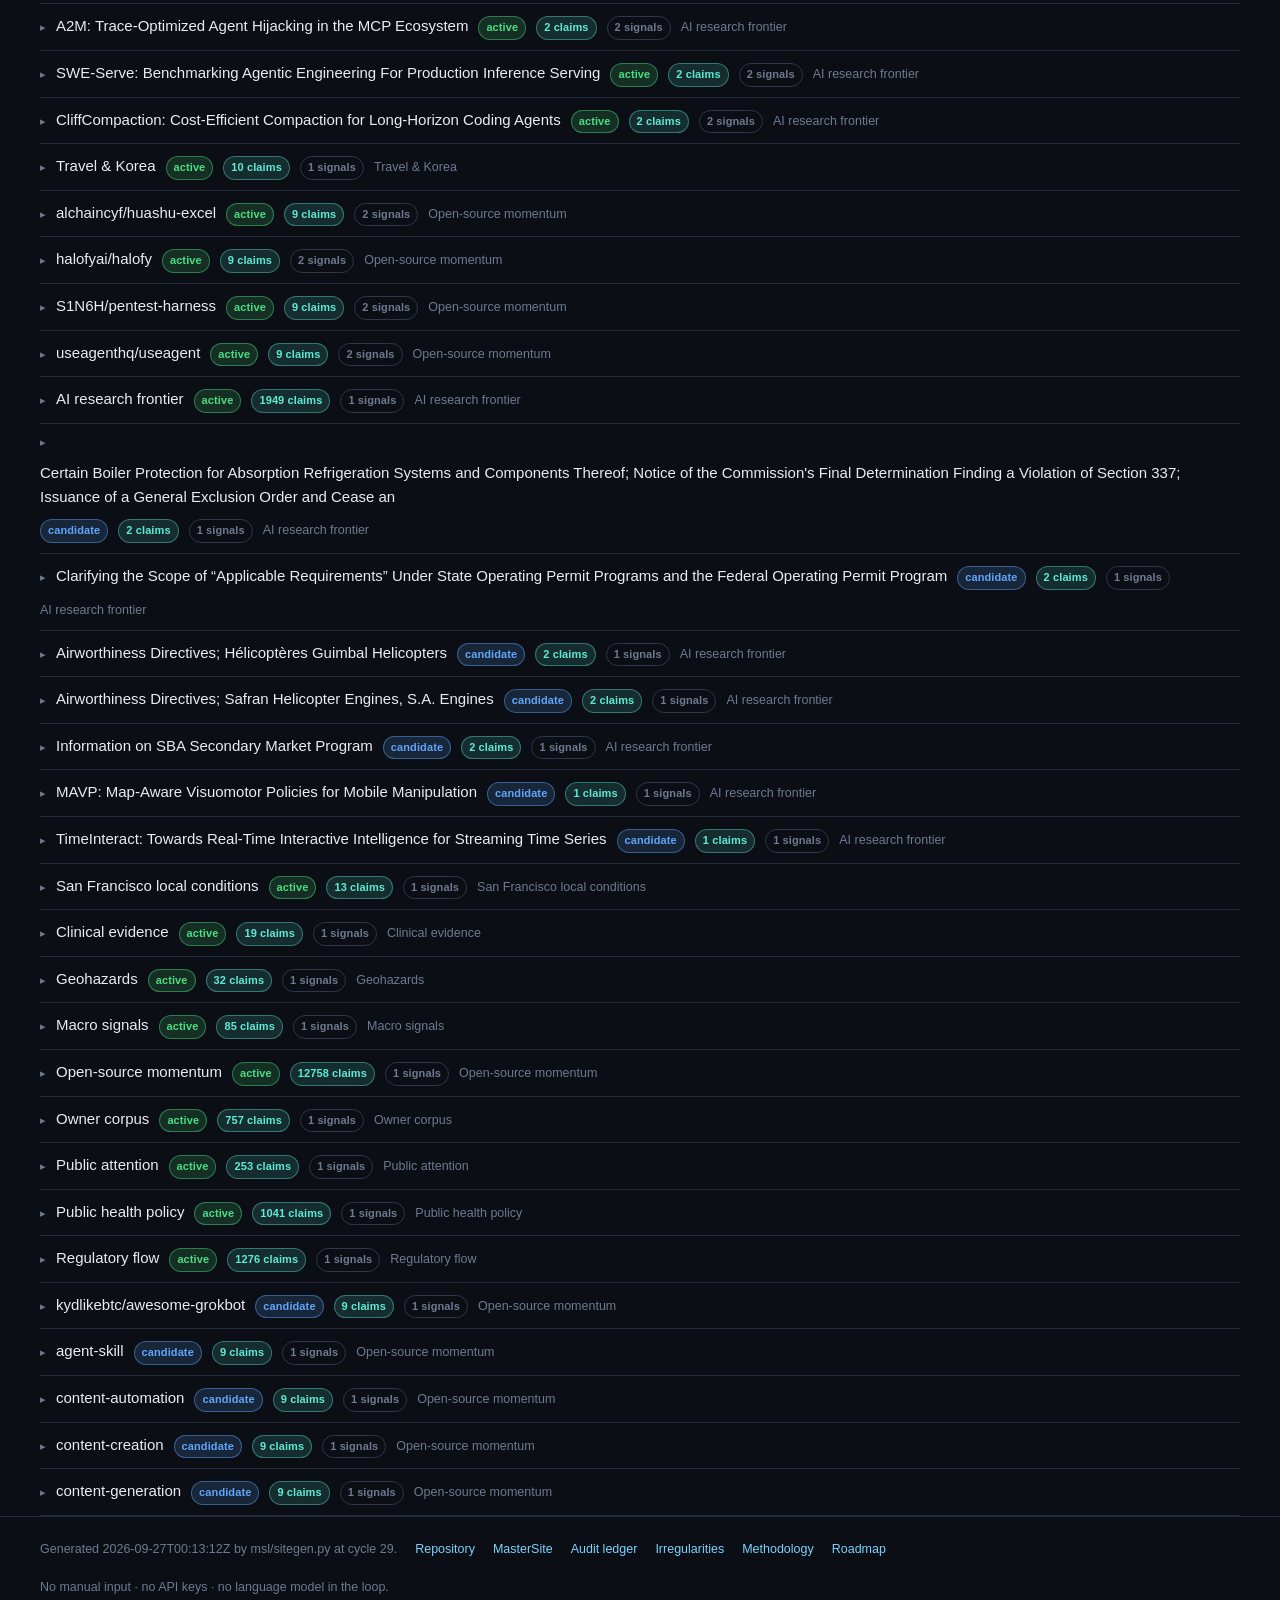
<file: library.html>
<!DOCTYPE html>
<html lang="en" data-theme="">
<head>
<meta charset="utf-8">
<meta name="viewport" content="width=device-width, initial-scale=1">
<title>Topic library — MasterSelfLearn</title>
<meta name="description" content="The expanding library of topics, each backed by verified claims or shown as unsupported.">
<meta name="color-scheme" content="dark light">
<link rel="stylesheet" href="styles.css">
<script src="data/site.js"></script>
</head>
<body data-page="library.html">
<a class="skip" href="#main">Skip to content</a>
<main id="main" class="wrap" aria-live="polite"></main>
<script src="app.js"></script>
</body>
</html>
</file>
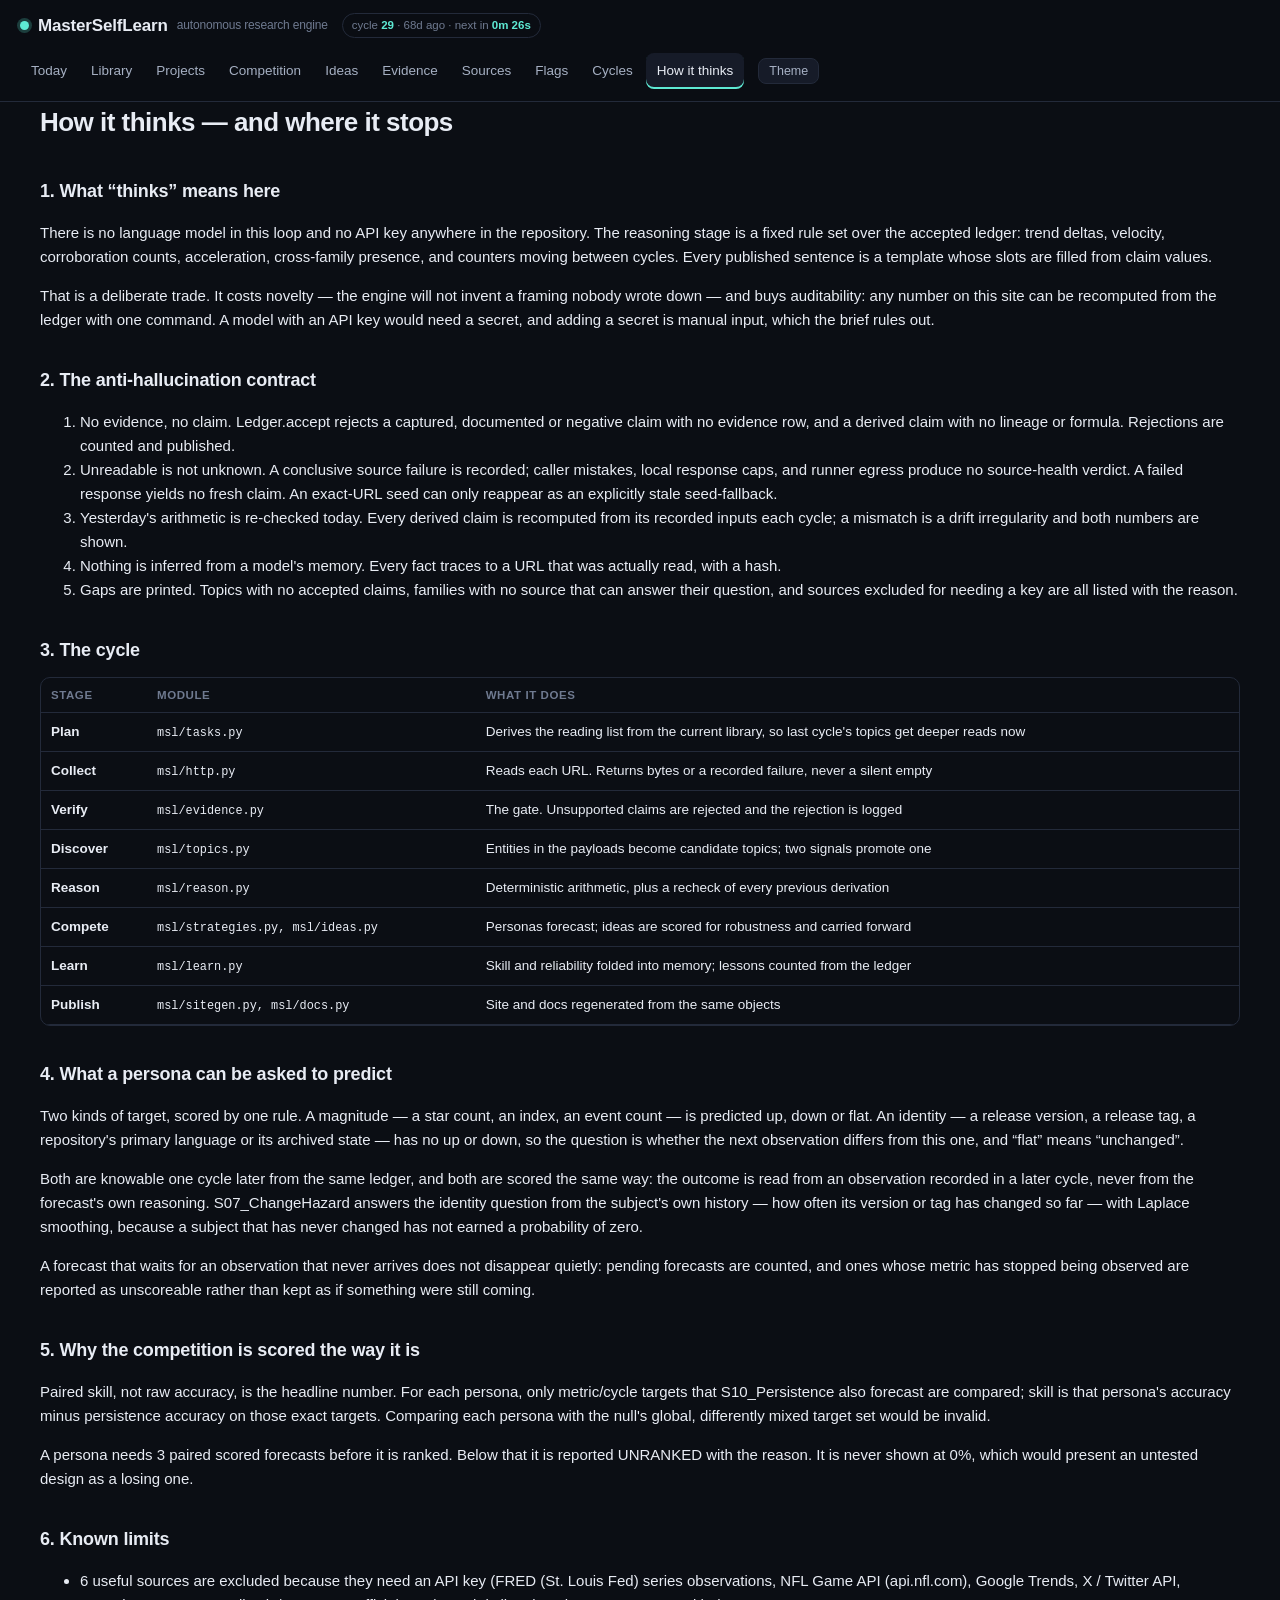
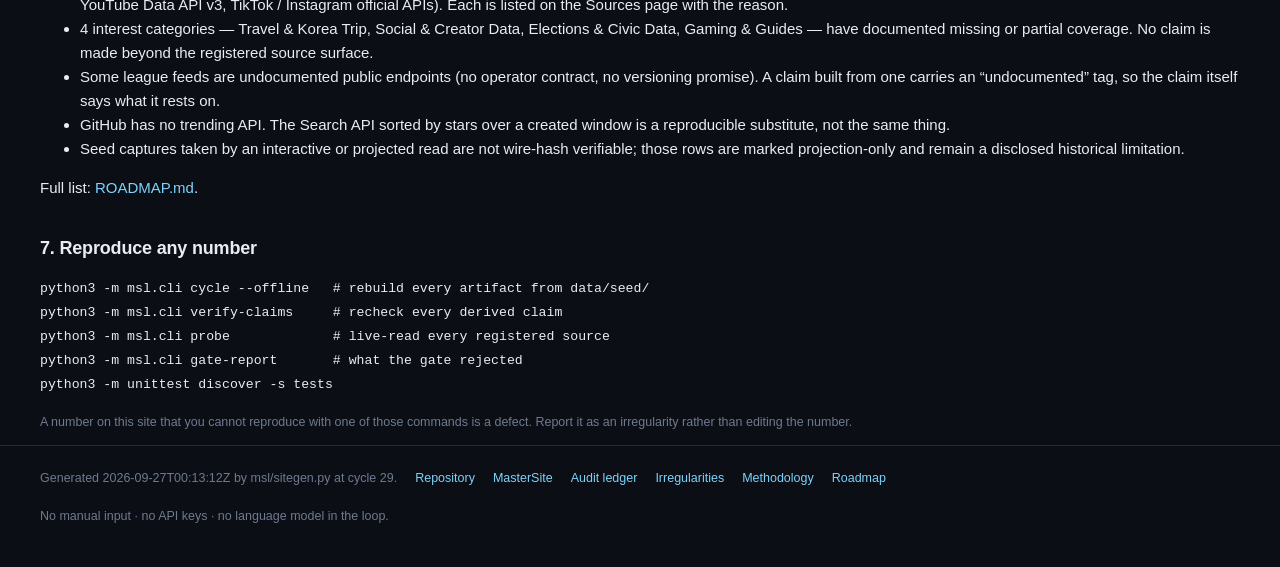
<file: methodology.html>
<!DOCTYPE html>
<html lang="en" data-theme="">
<head>
<meta charset="utf-8">
<meta name="viewport" content="width=device-width, initial-scale=1">
<title>How it thinks — MasterSelfLearn</title>
<meta name="description" content="The reasoning model, the anti-hallucination contract, and the known limits.">
<meta name="color-scheme" content="dark light">
<link rel="stylesheet" href="styles.css">
<script src="data/site.js"></script>
</head>
<body data-page="methodology.html">
<a class="skip" href="#main">Skip to content</a>
<main id="main" class="wrap" aria-live="polite"></main>
<script src="app.js"></script>
</body>
</html>
</file>
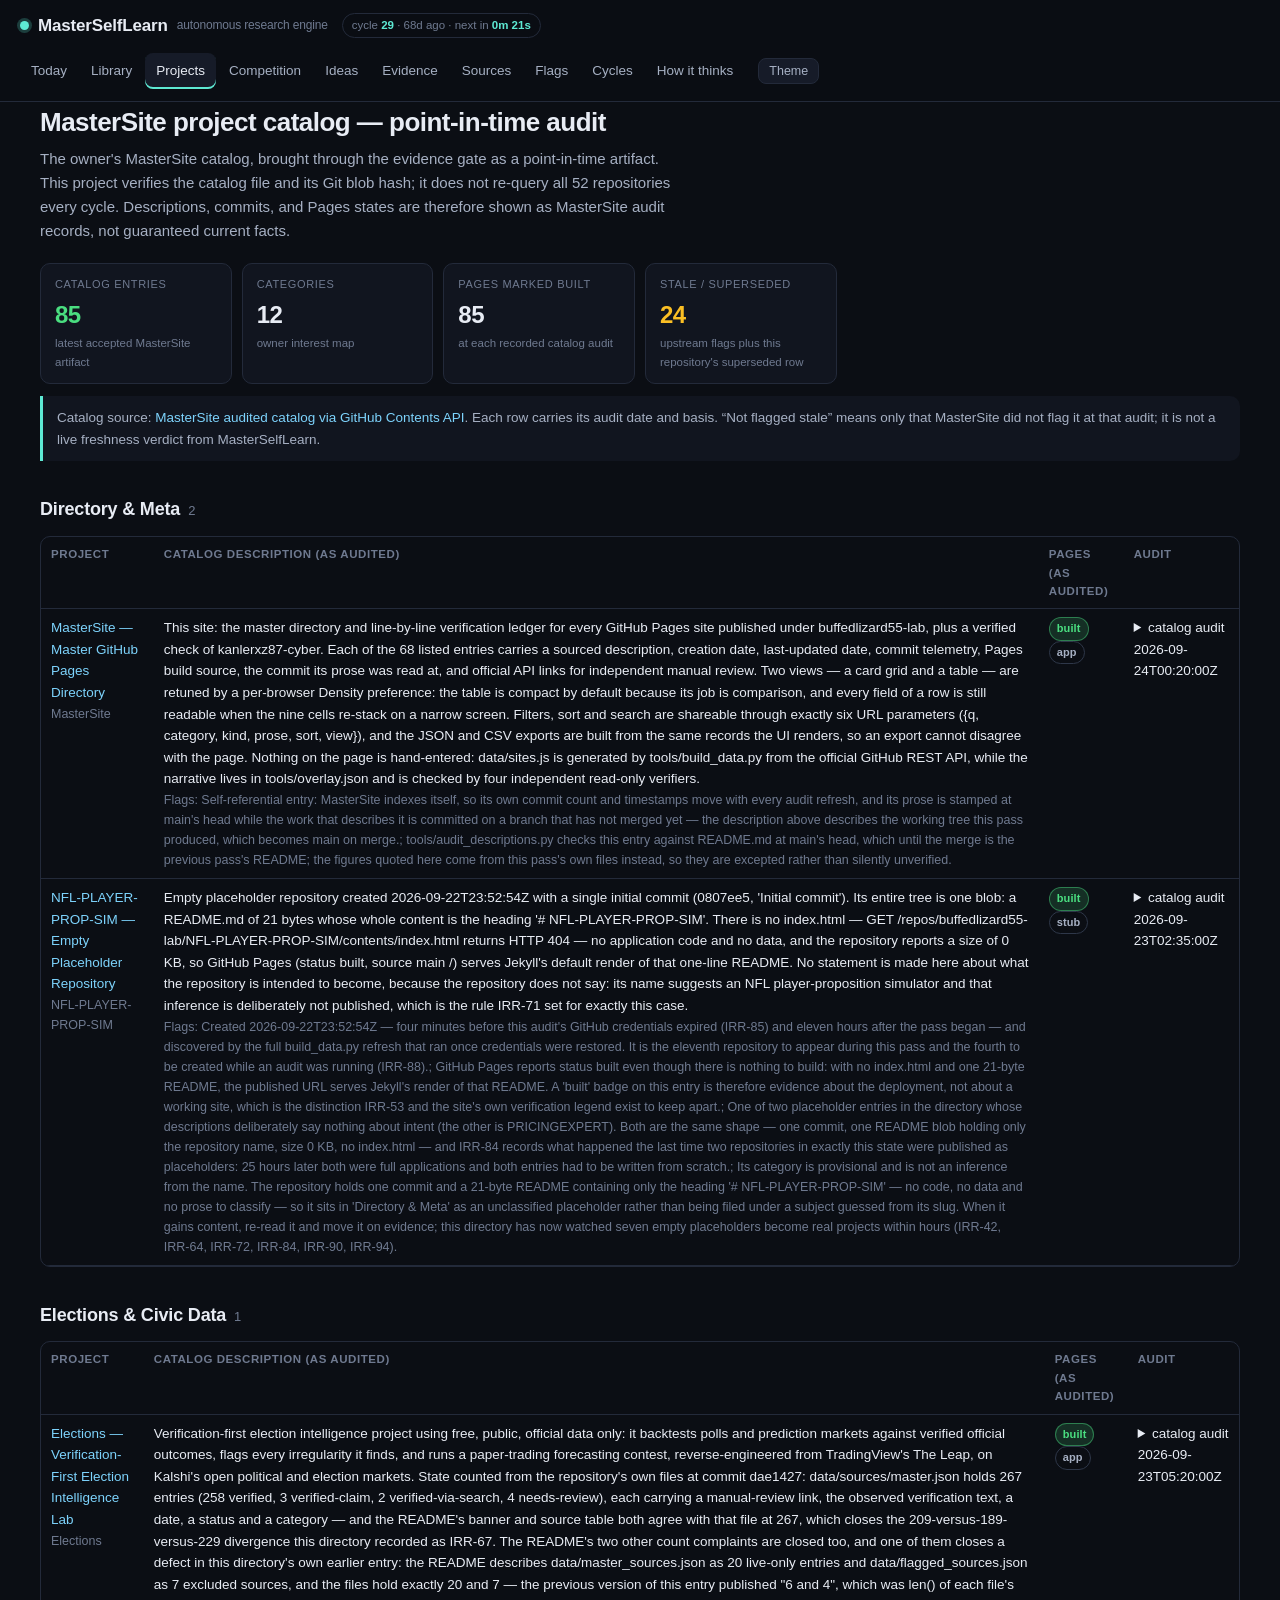
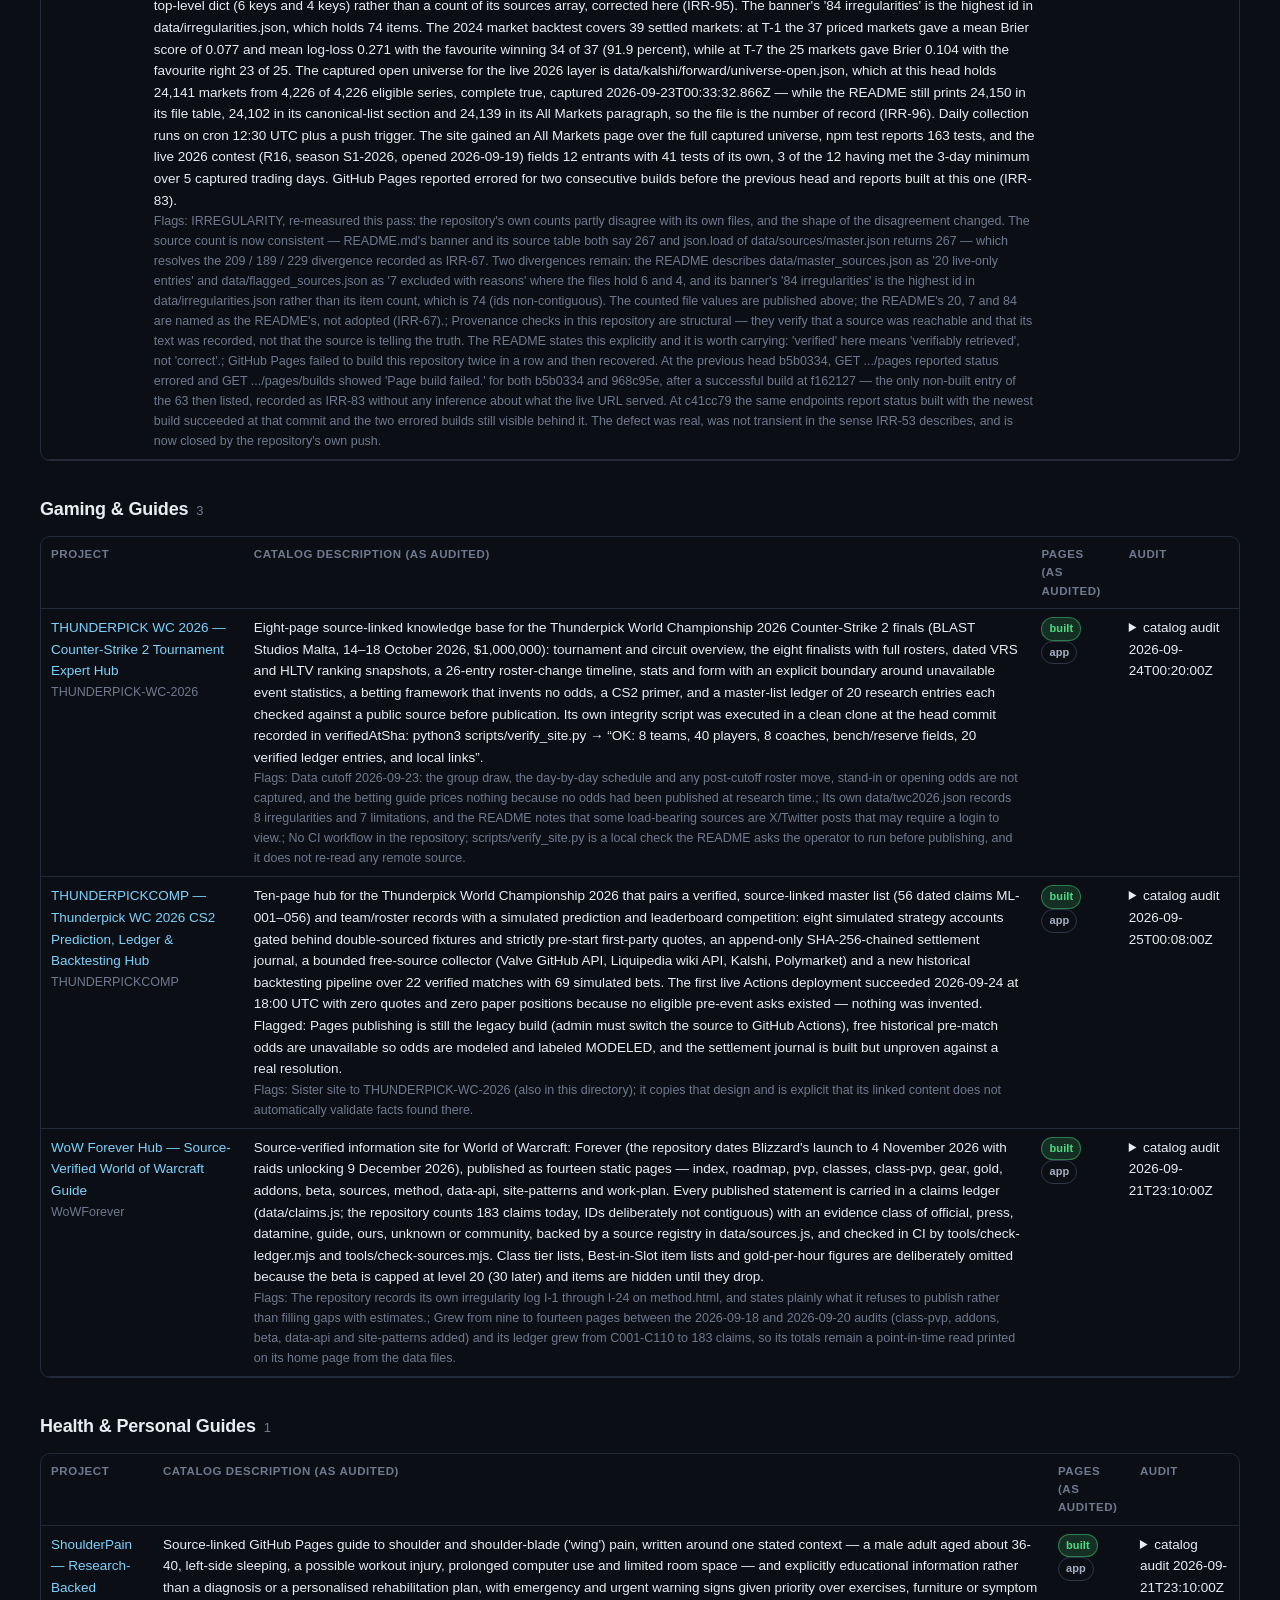
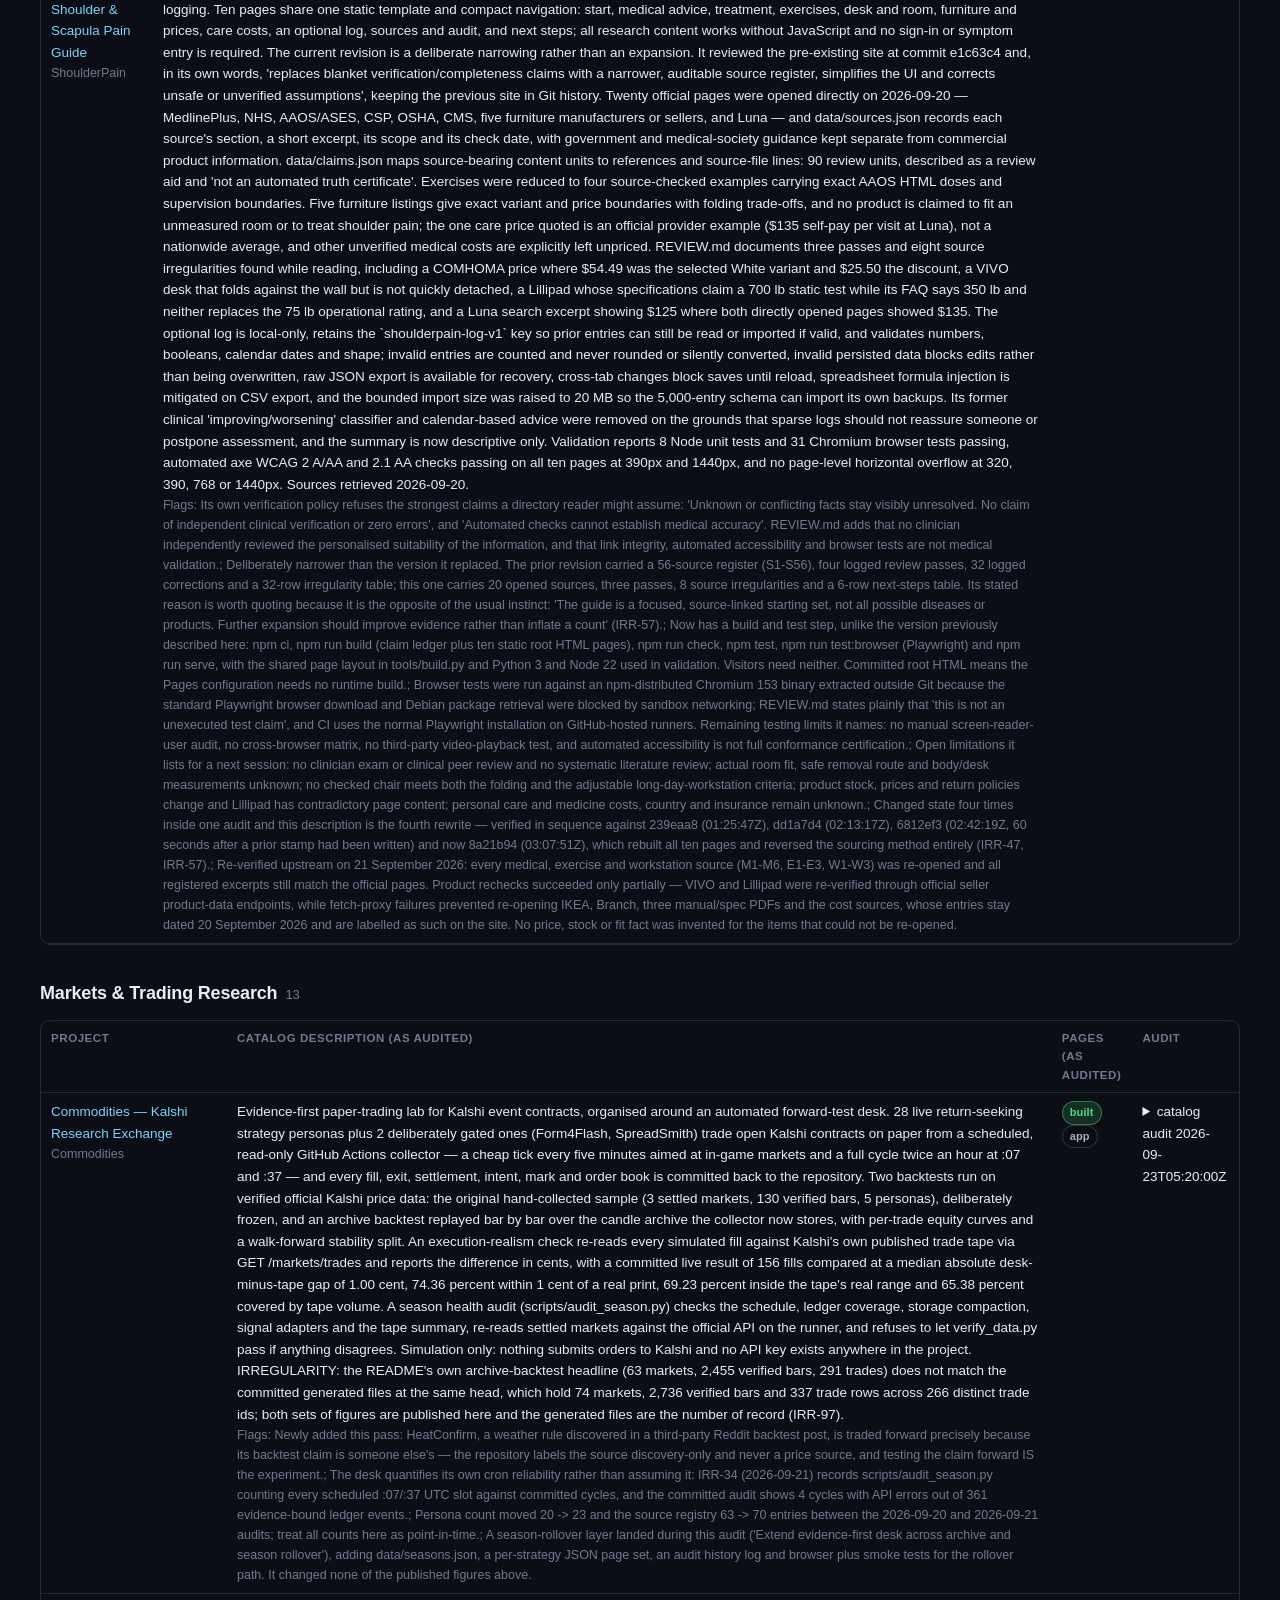
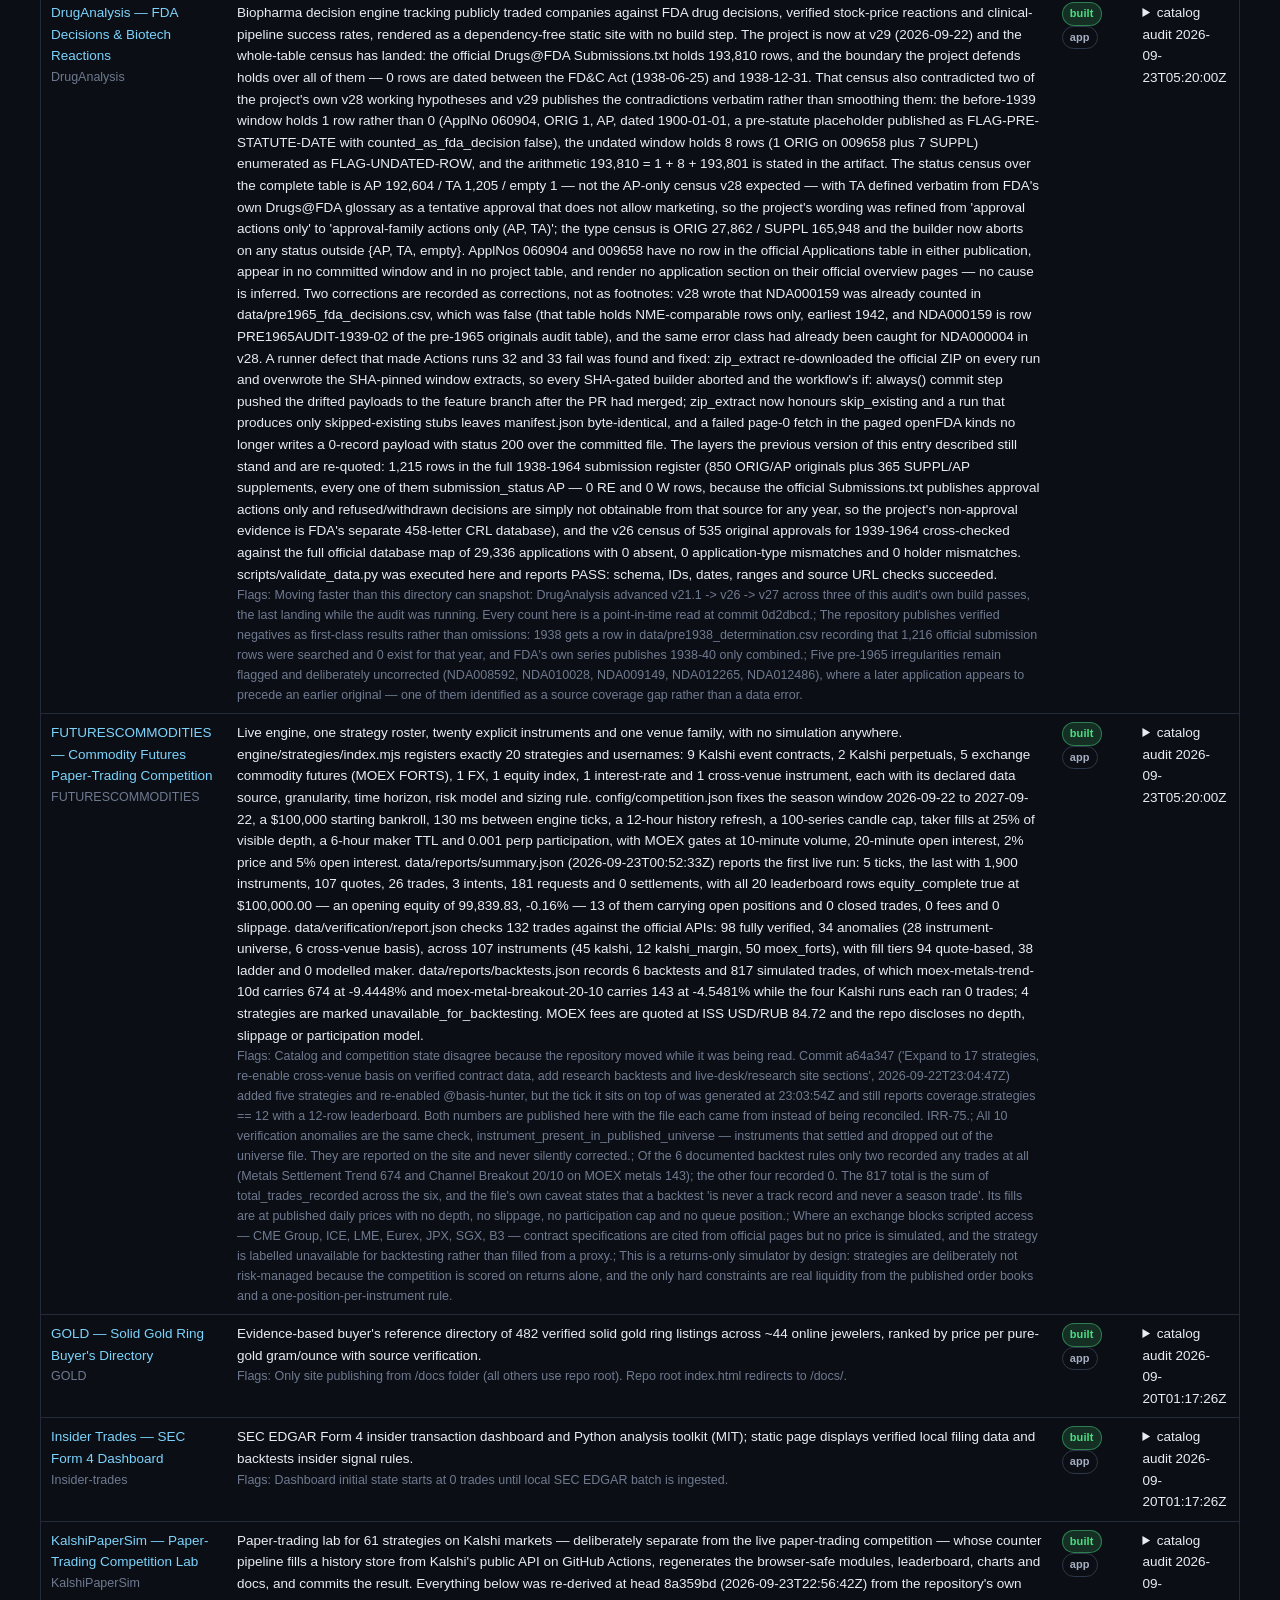
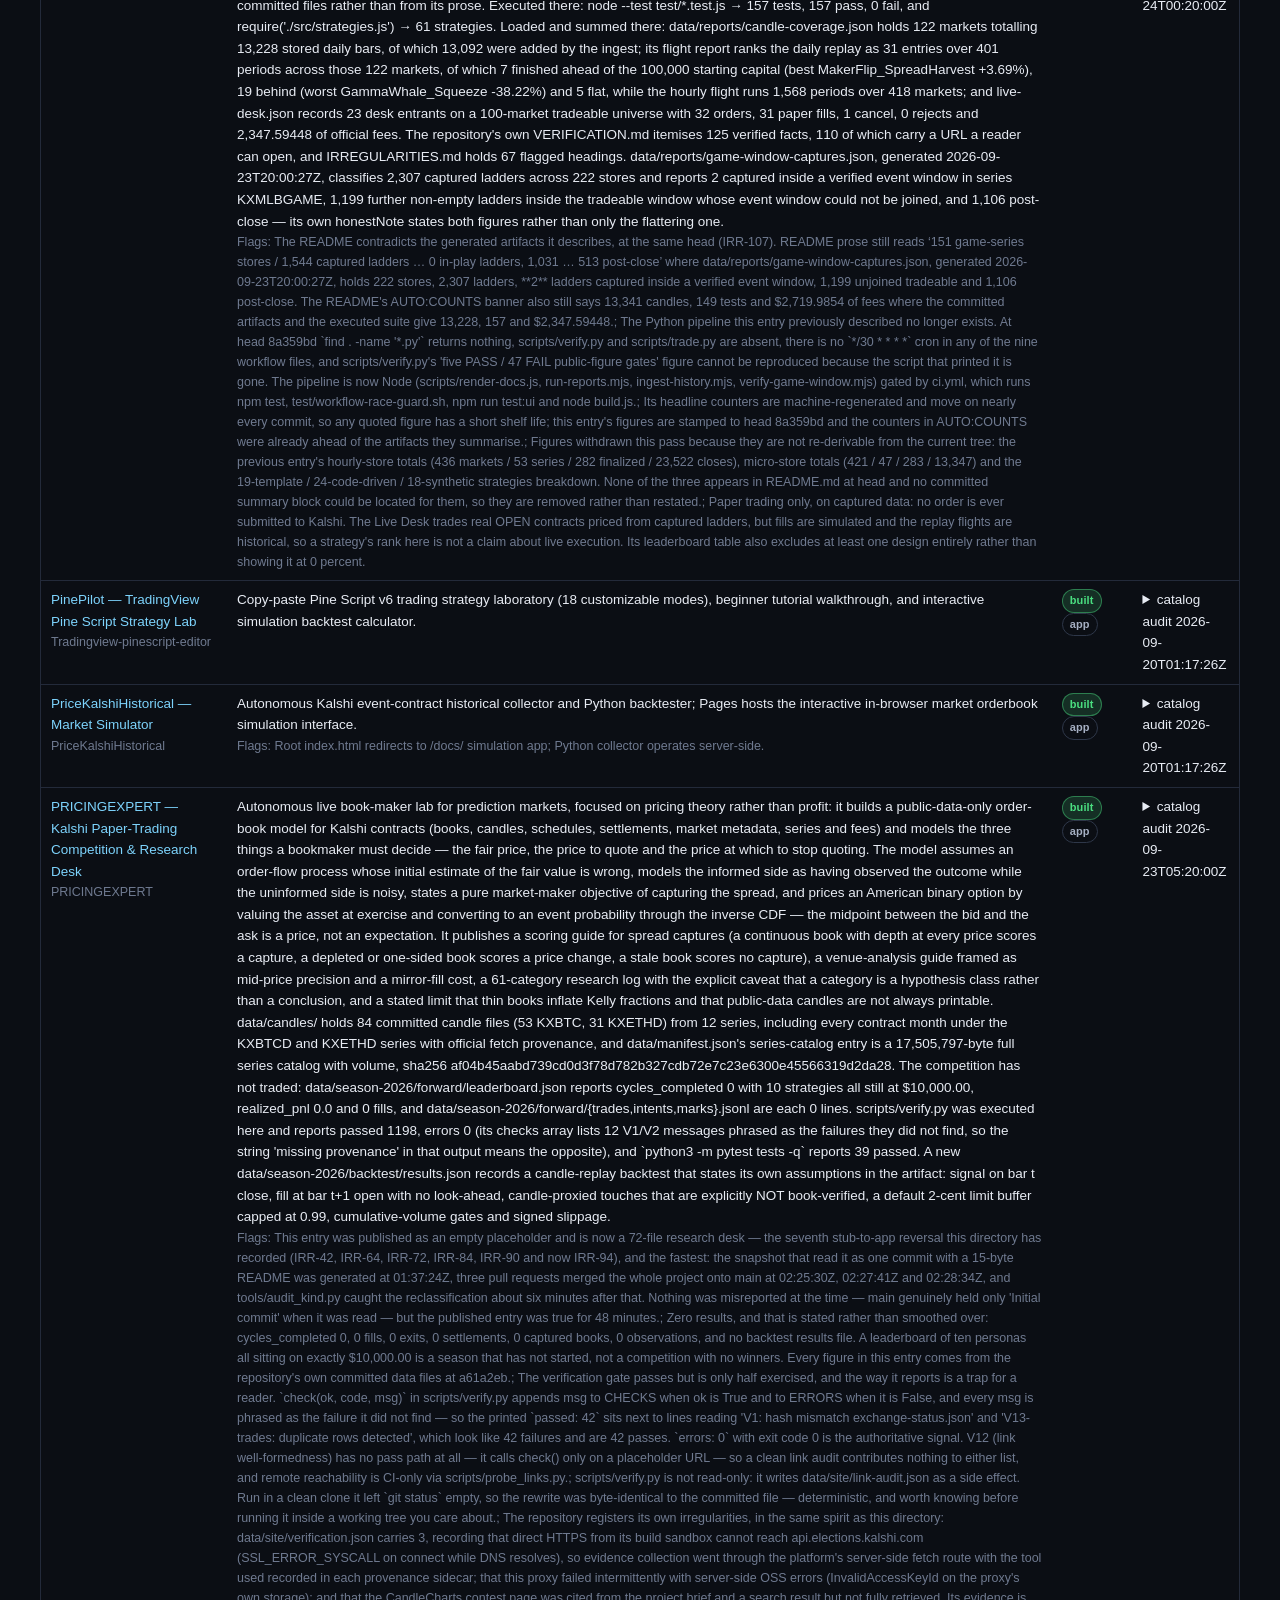
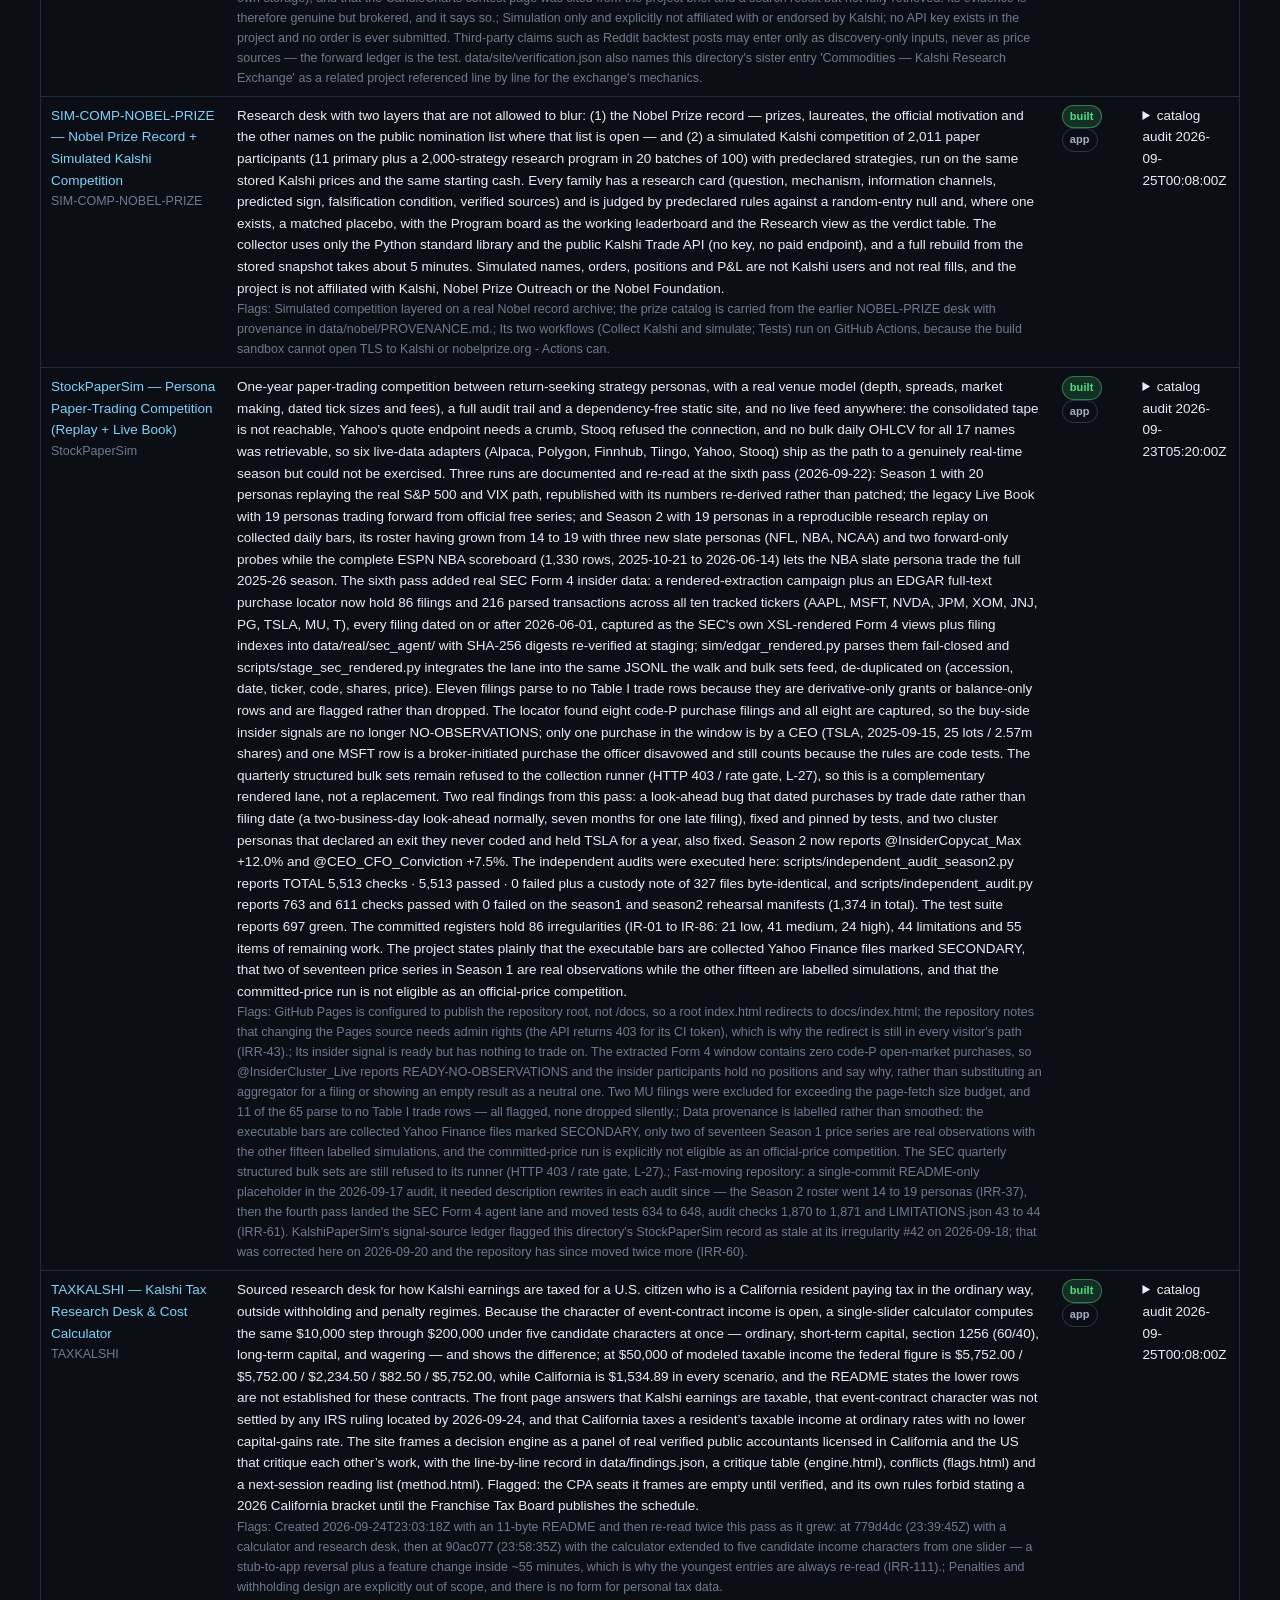
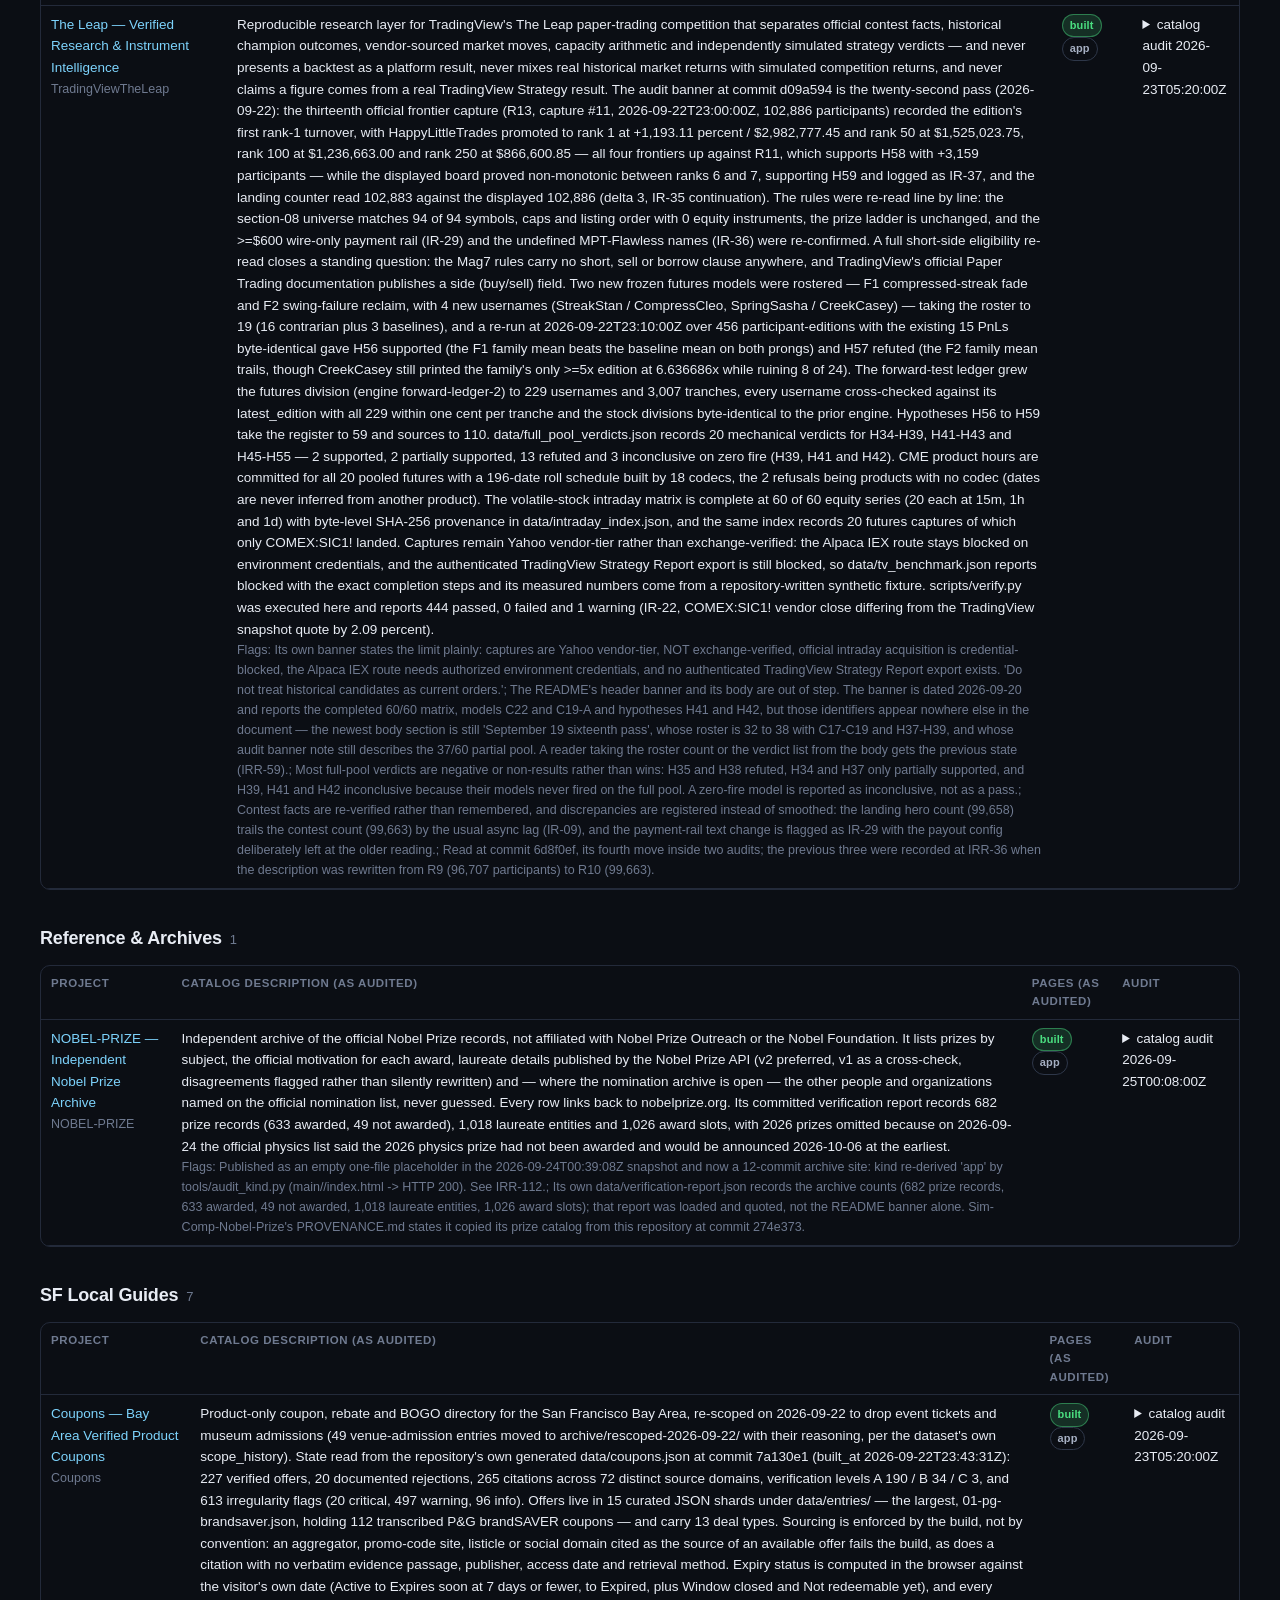
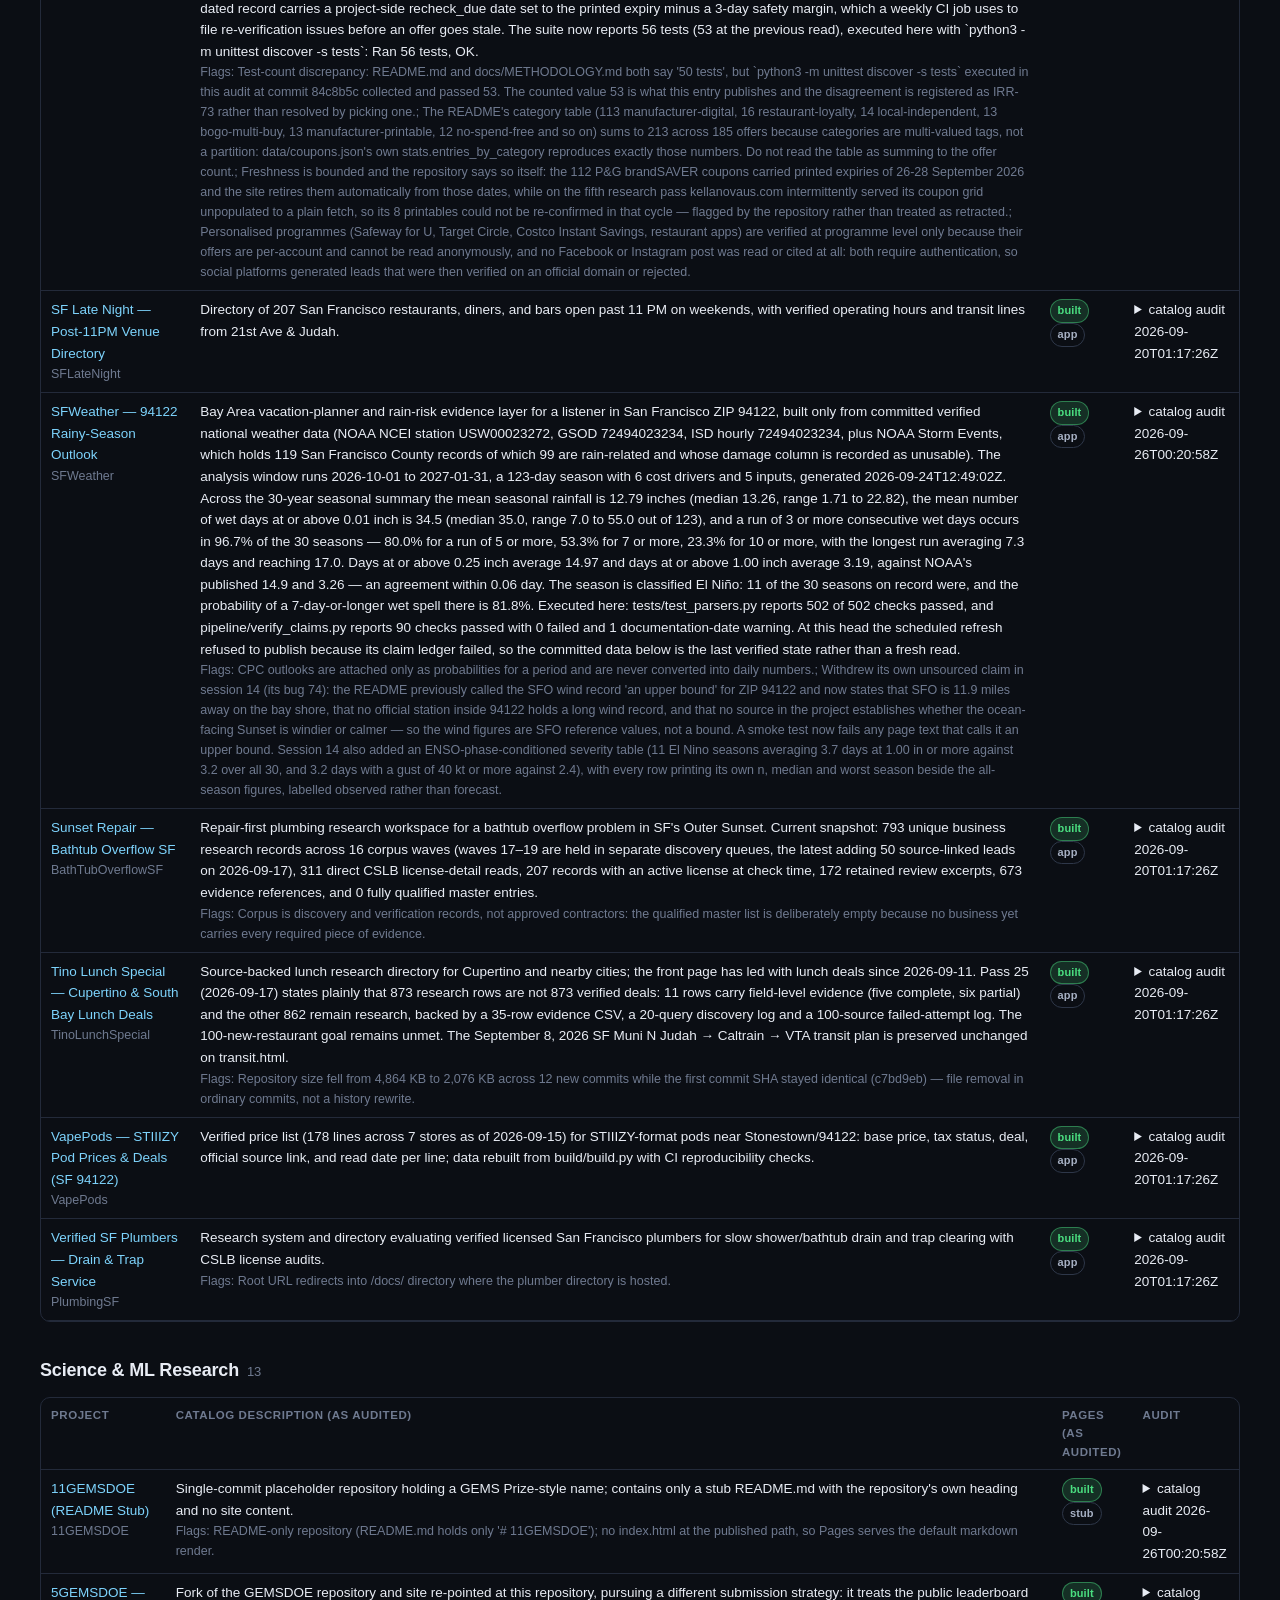
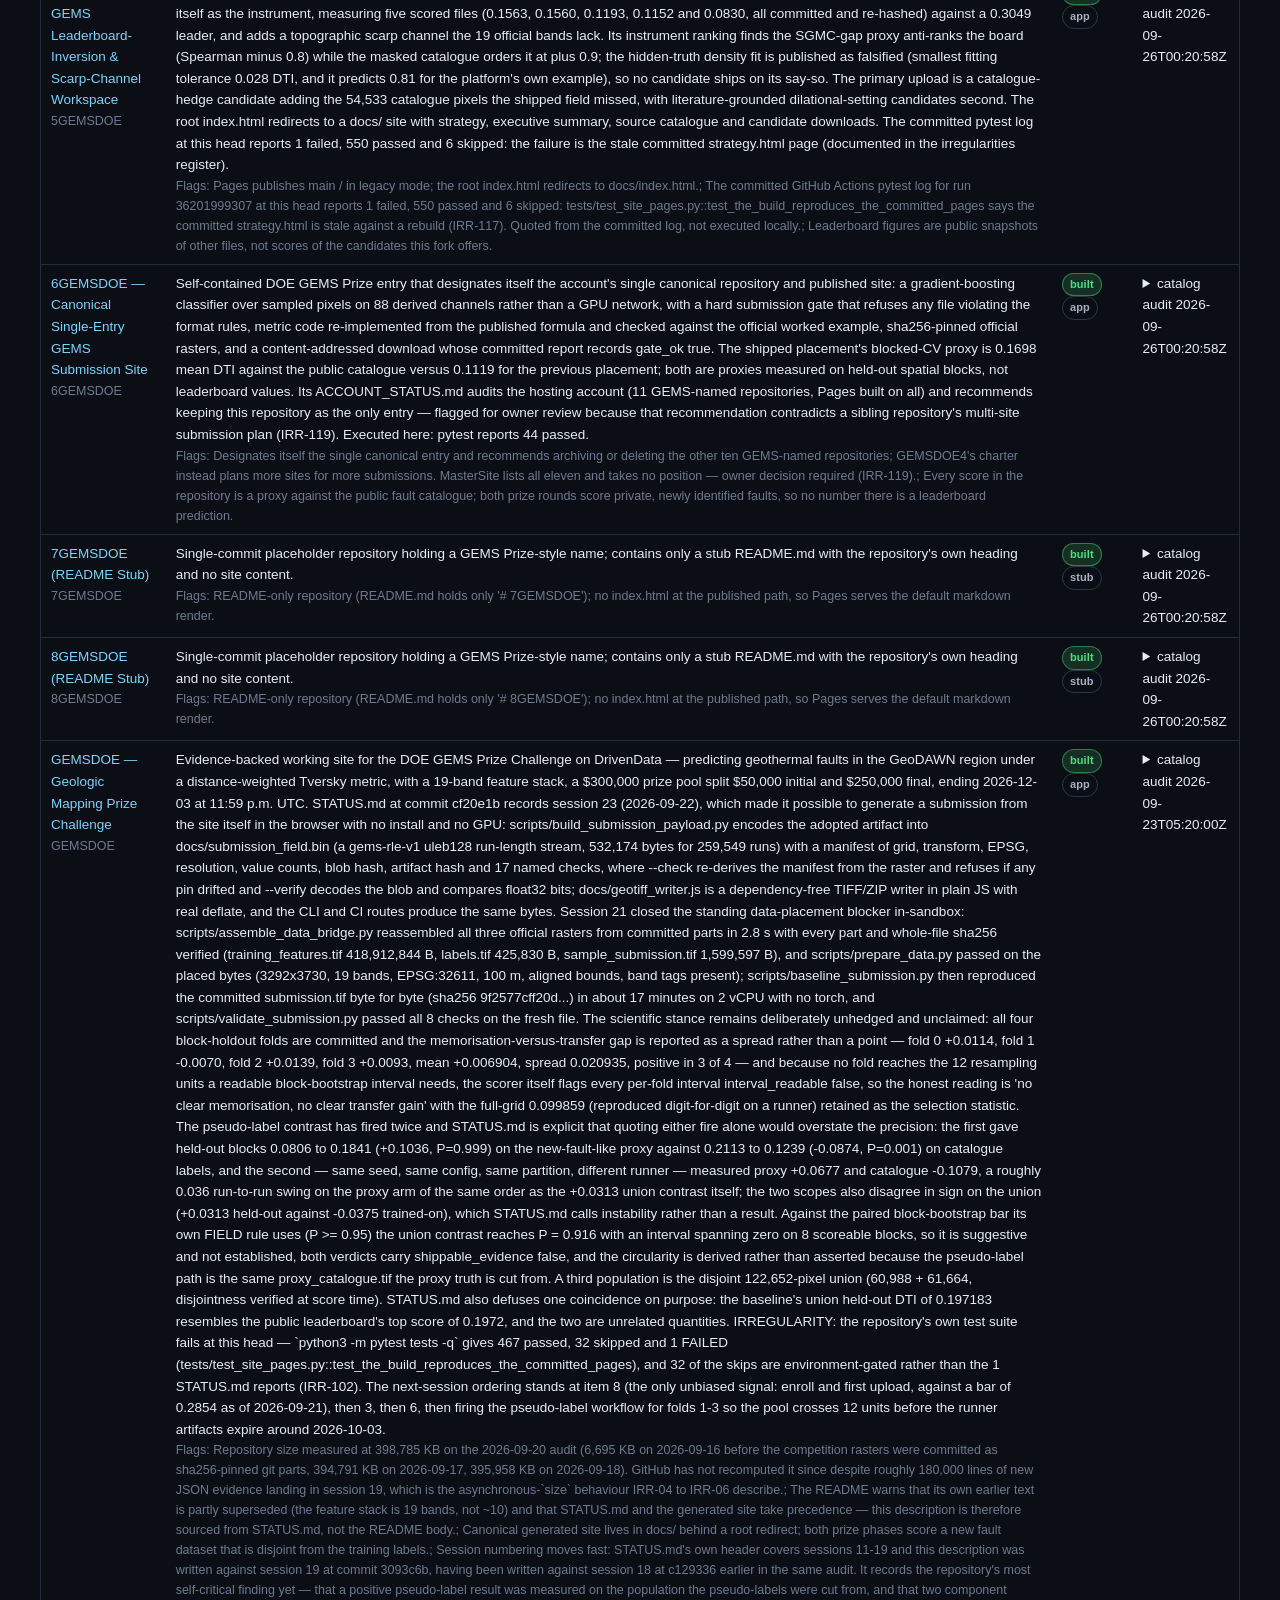
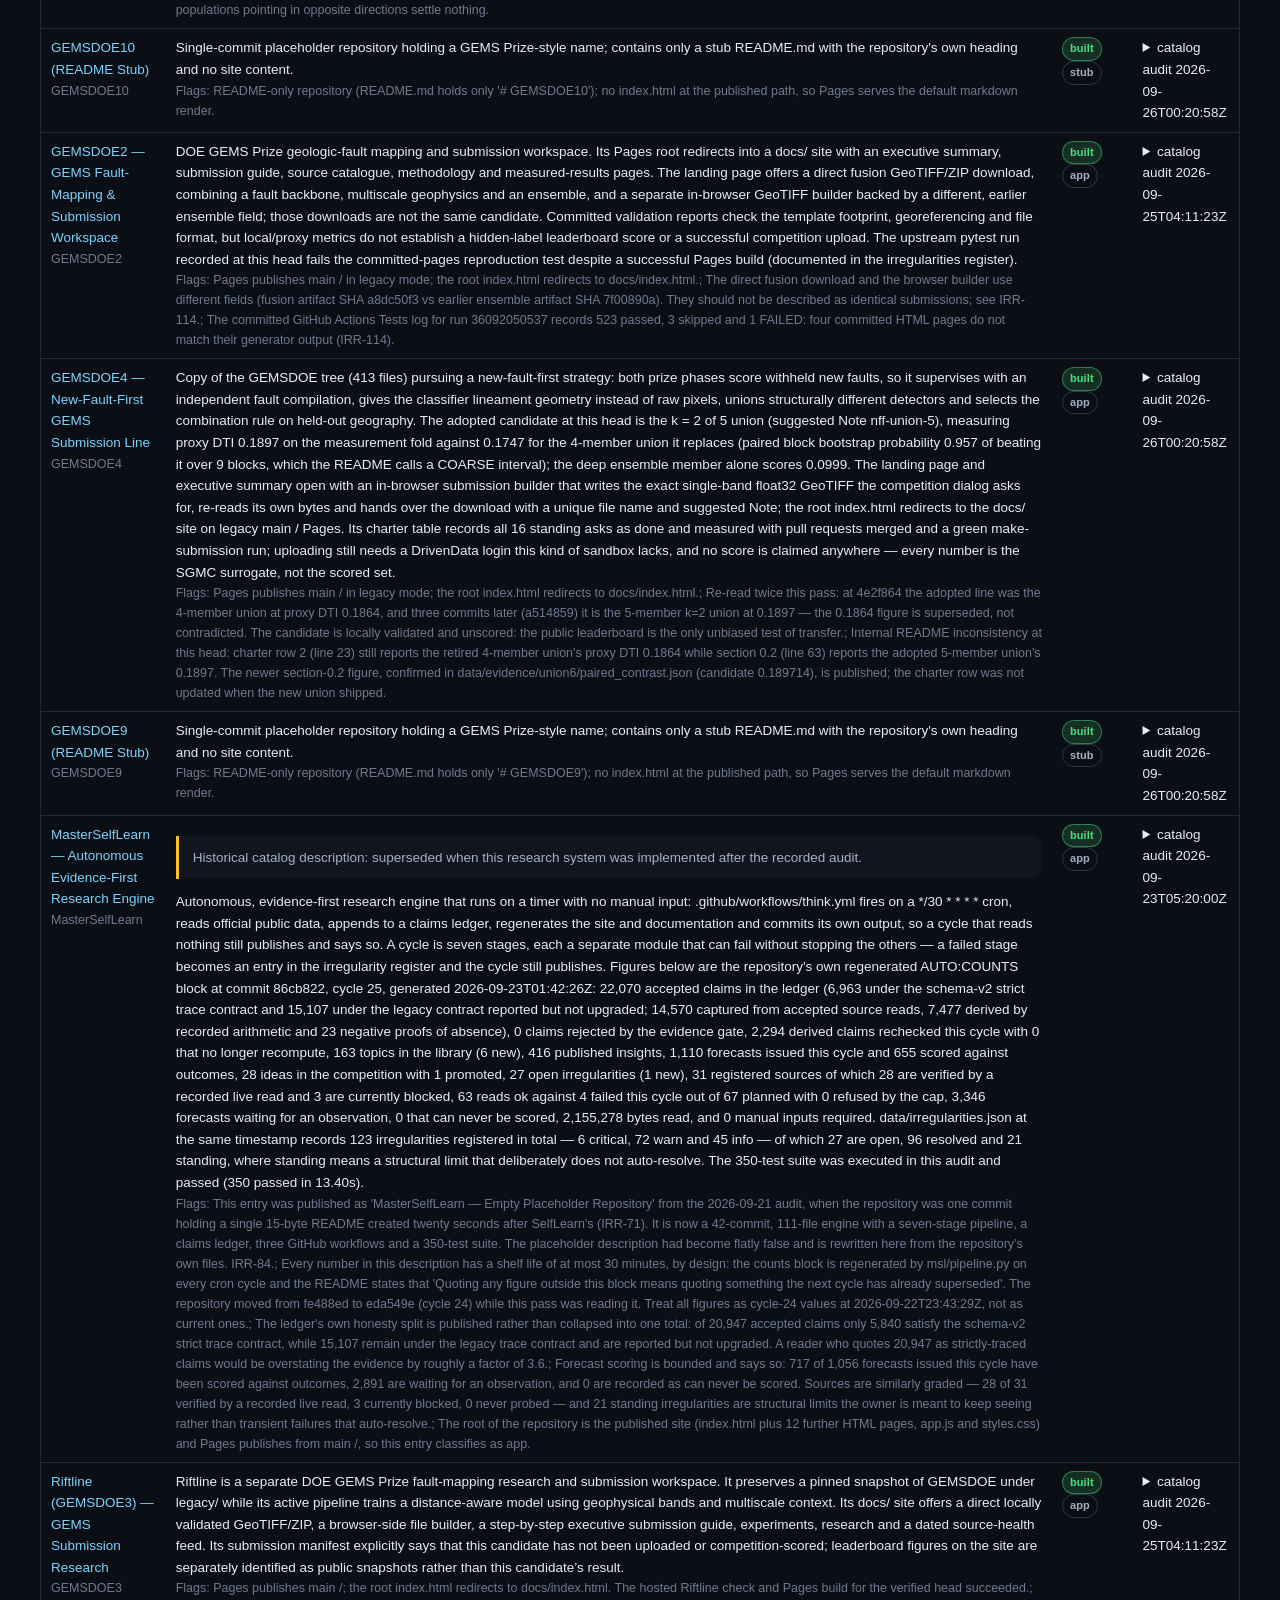
<file: projects.html>
<!DOCTYPE html>
<html lang="en" data-theme="">
<head>
<meta charset="utf-8">
<meta name="viewport" content="width=device-width, initial-scale=1">
<title>Project catalog — MasterSelfLearn</title>
<meta name="description" content="The evidence-gated catalog of the owner’s published projects from MasterSite.">
<meta name="color-scheme" content="dark light">
<link rel="stylesheet" href="styles.css">
<script src="data/site.js"></script>
</head>
<body data-page="projects.html">
<a class="skip" href="#main">Skip to content</a>
<main id="main" class="wrap" aria-live="polite"></main>
<script src="app.js"></script>
</body>
</html>
</file>
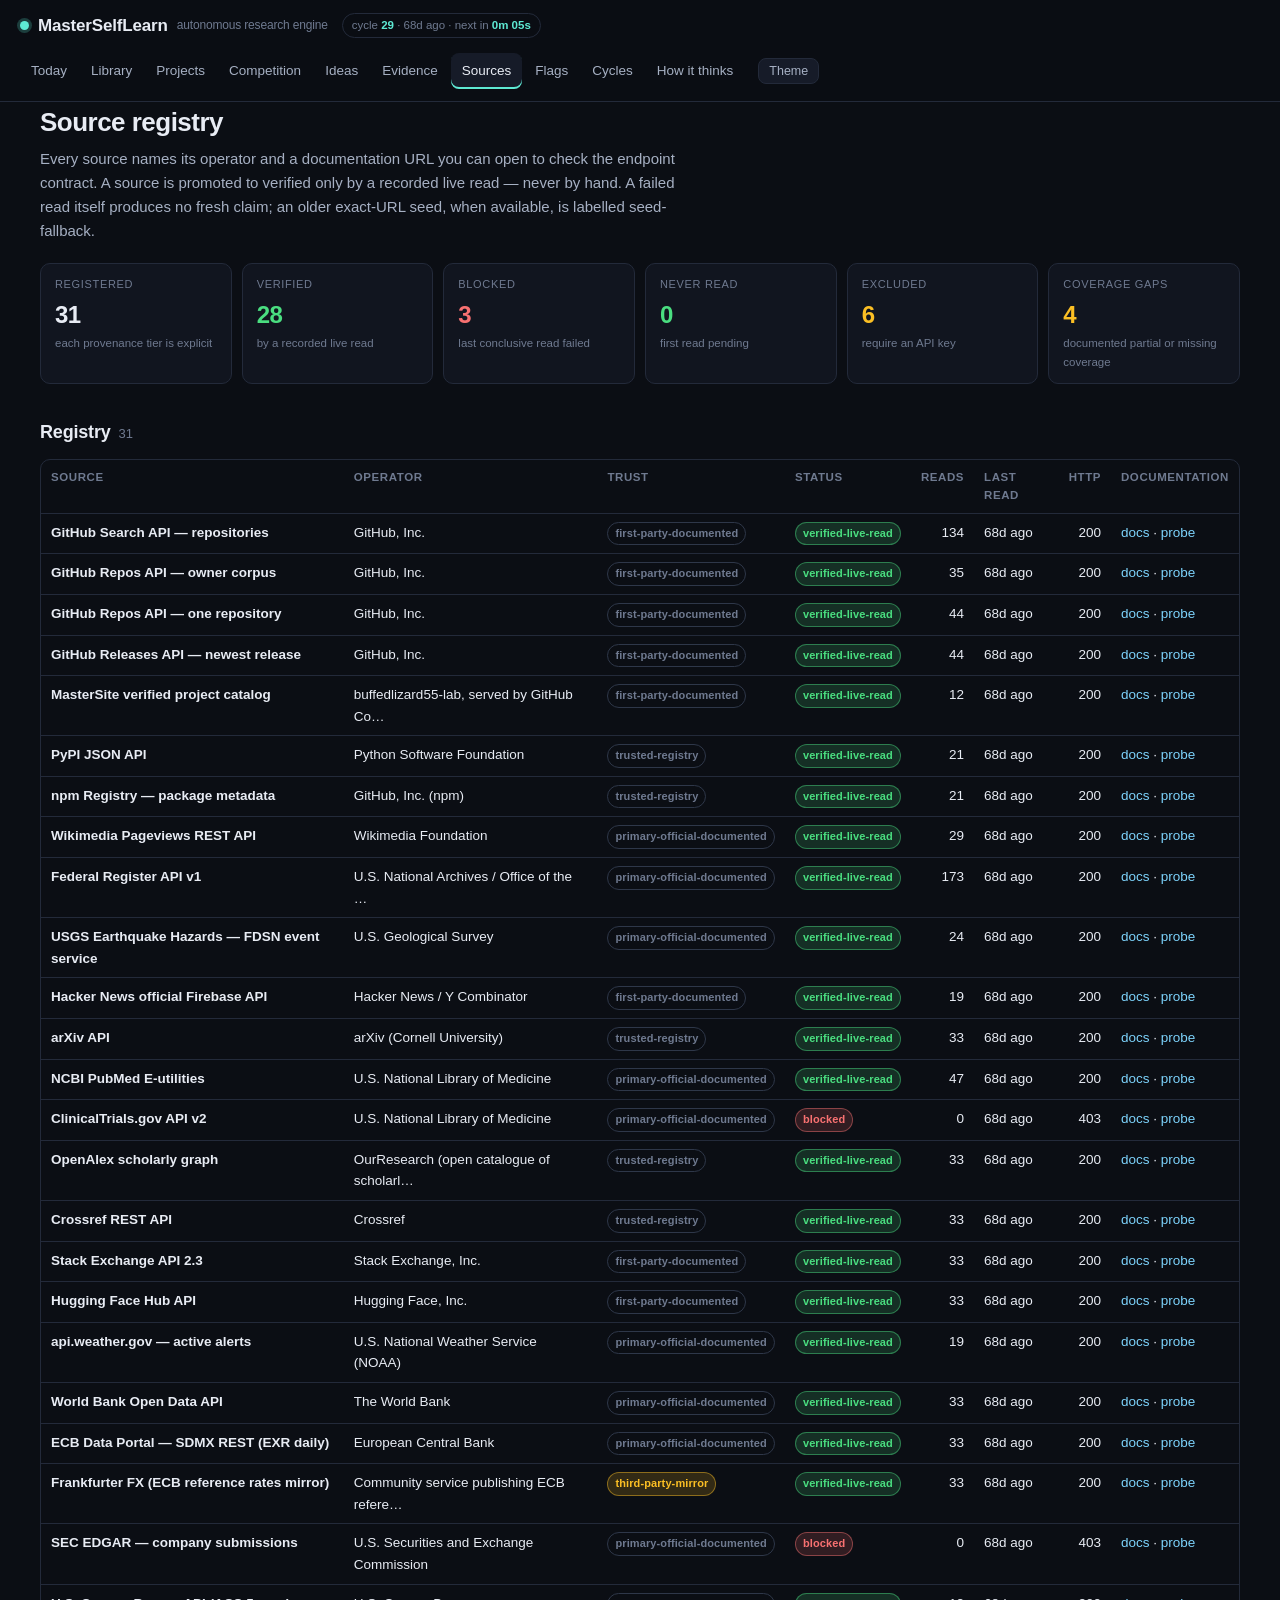
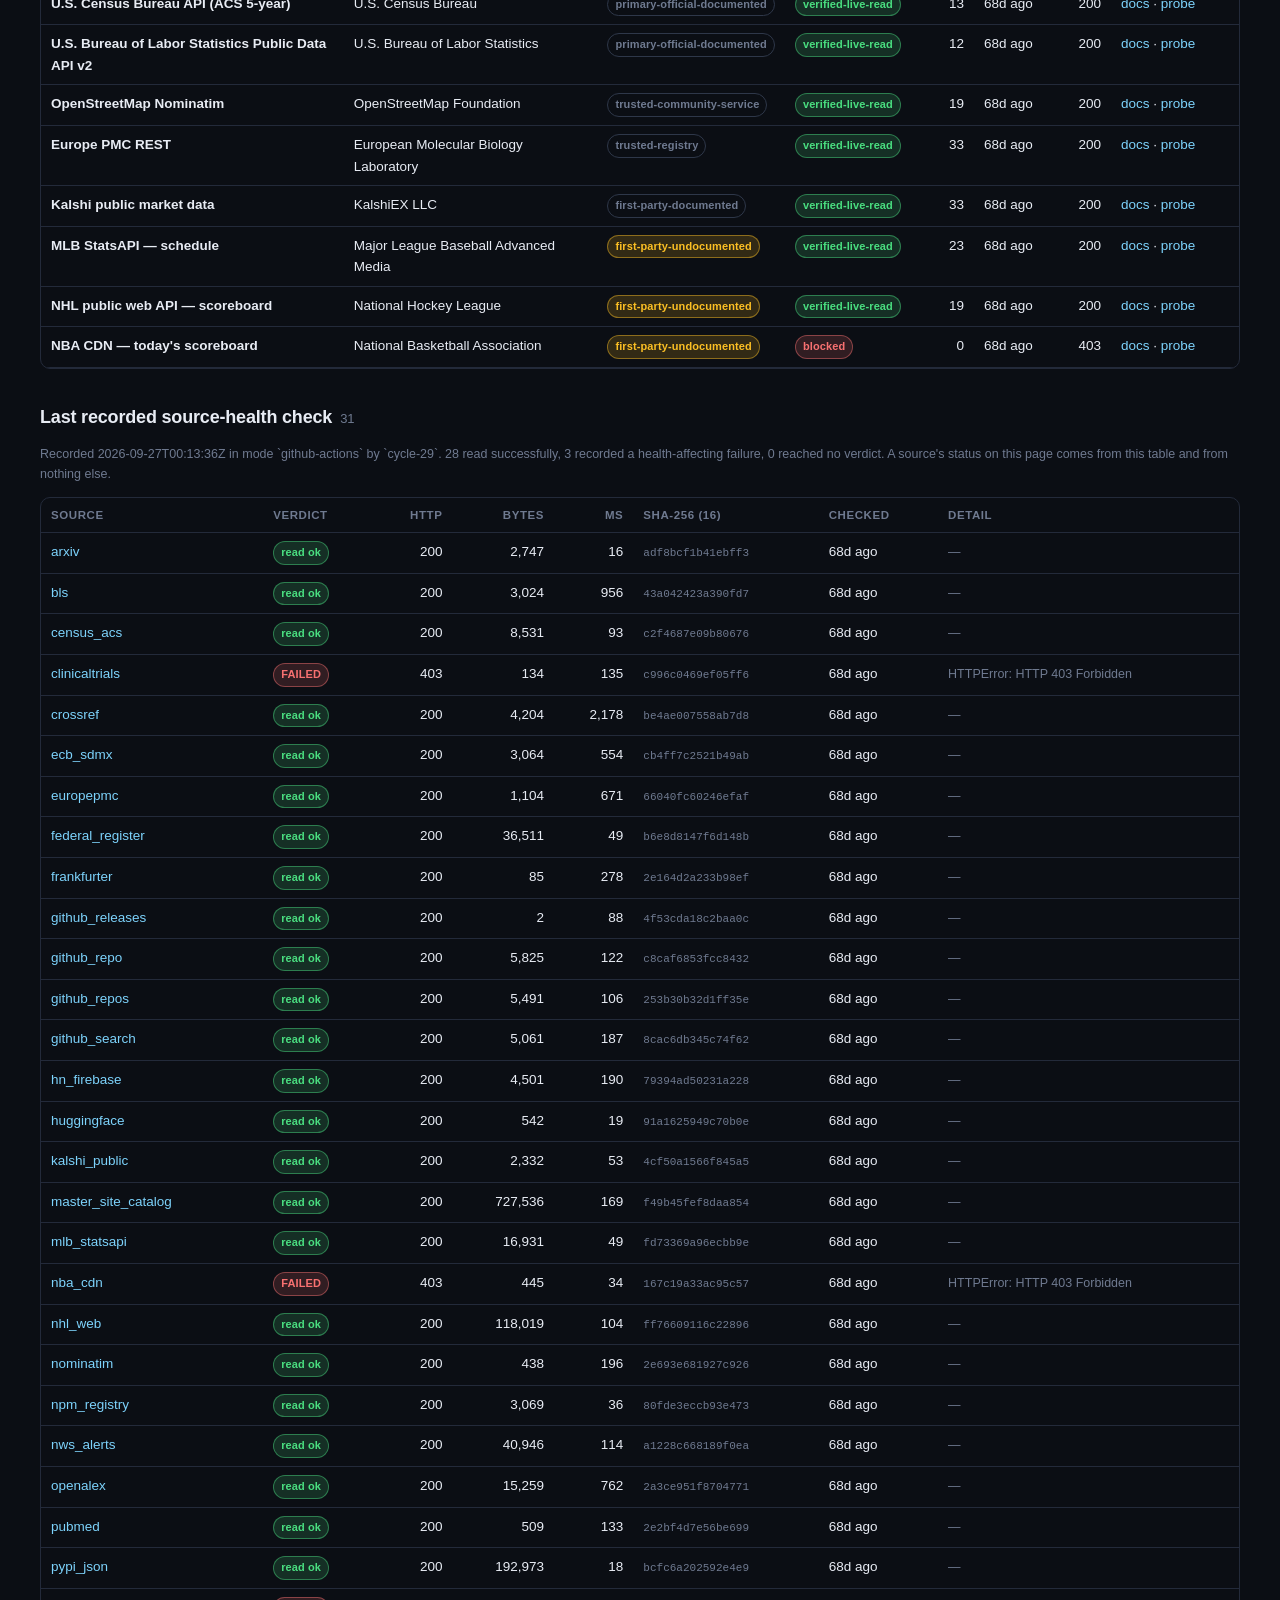
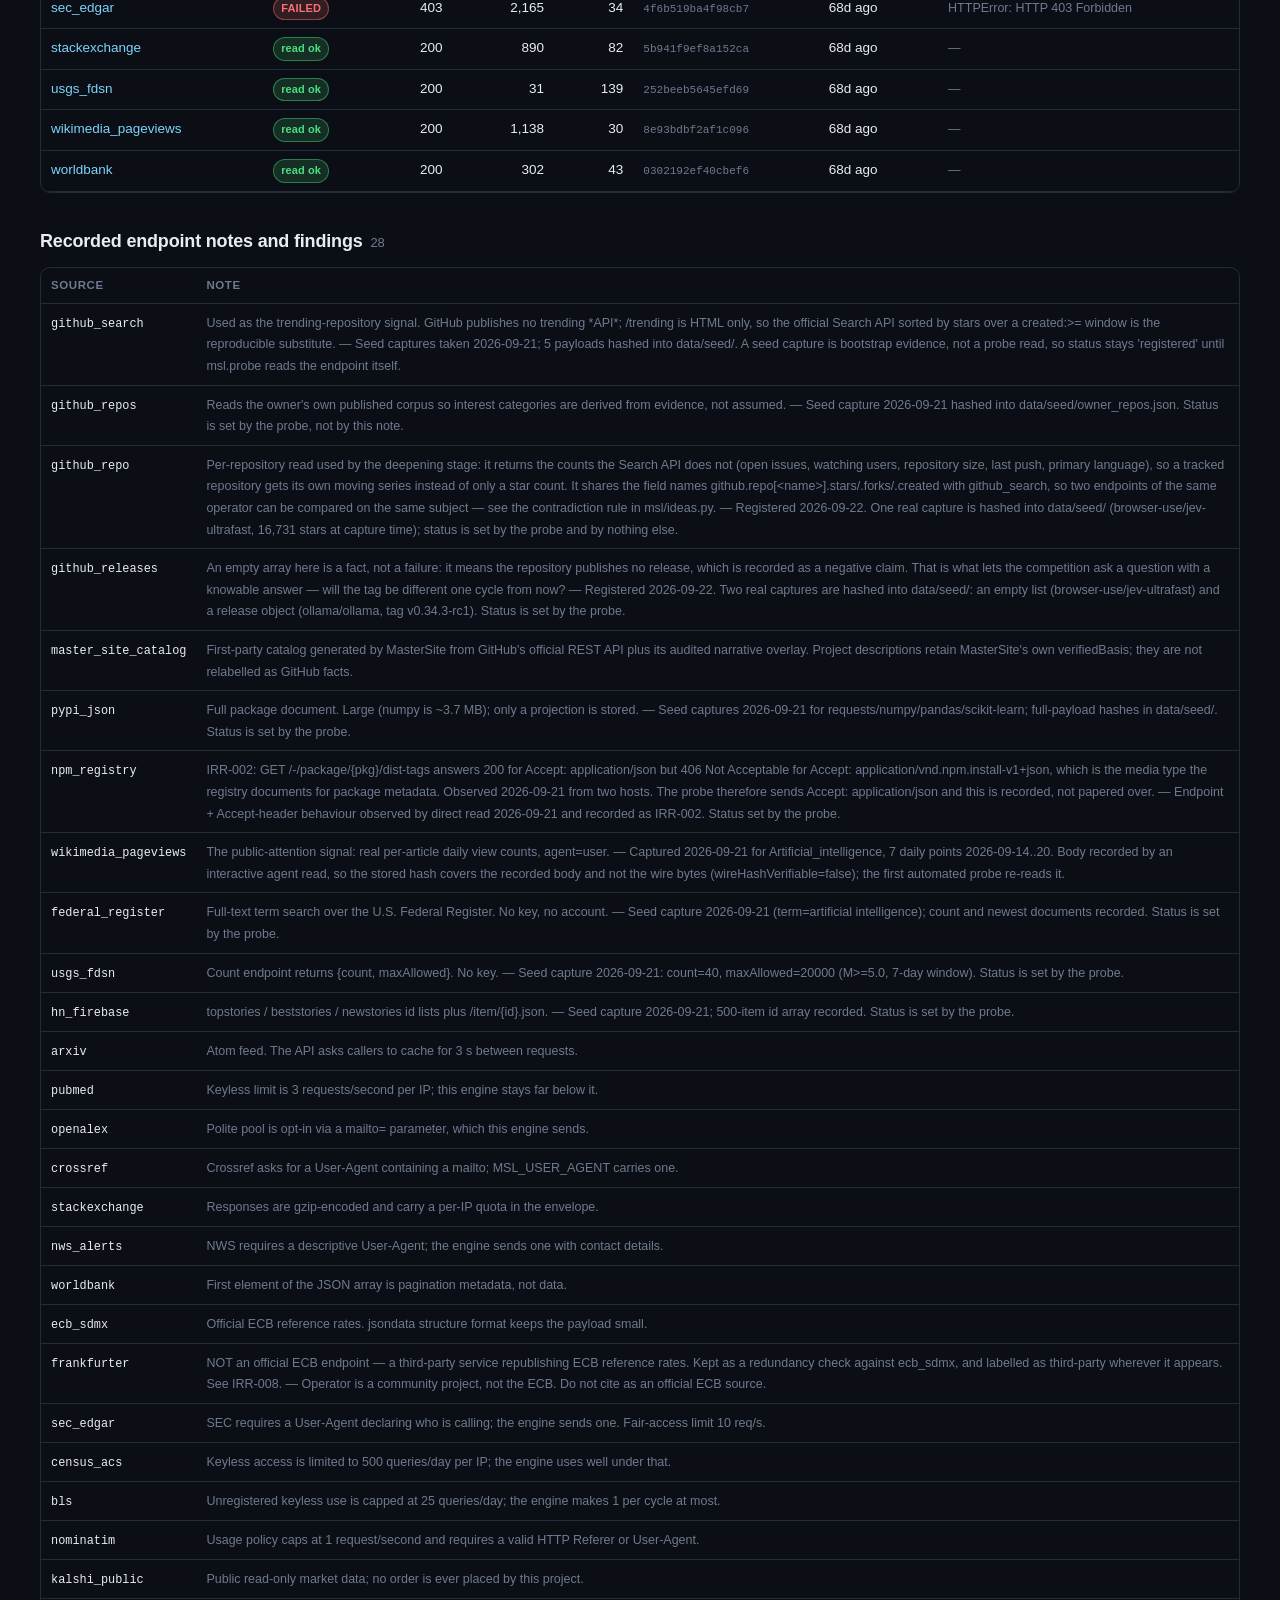
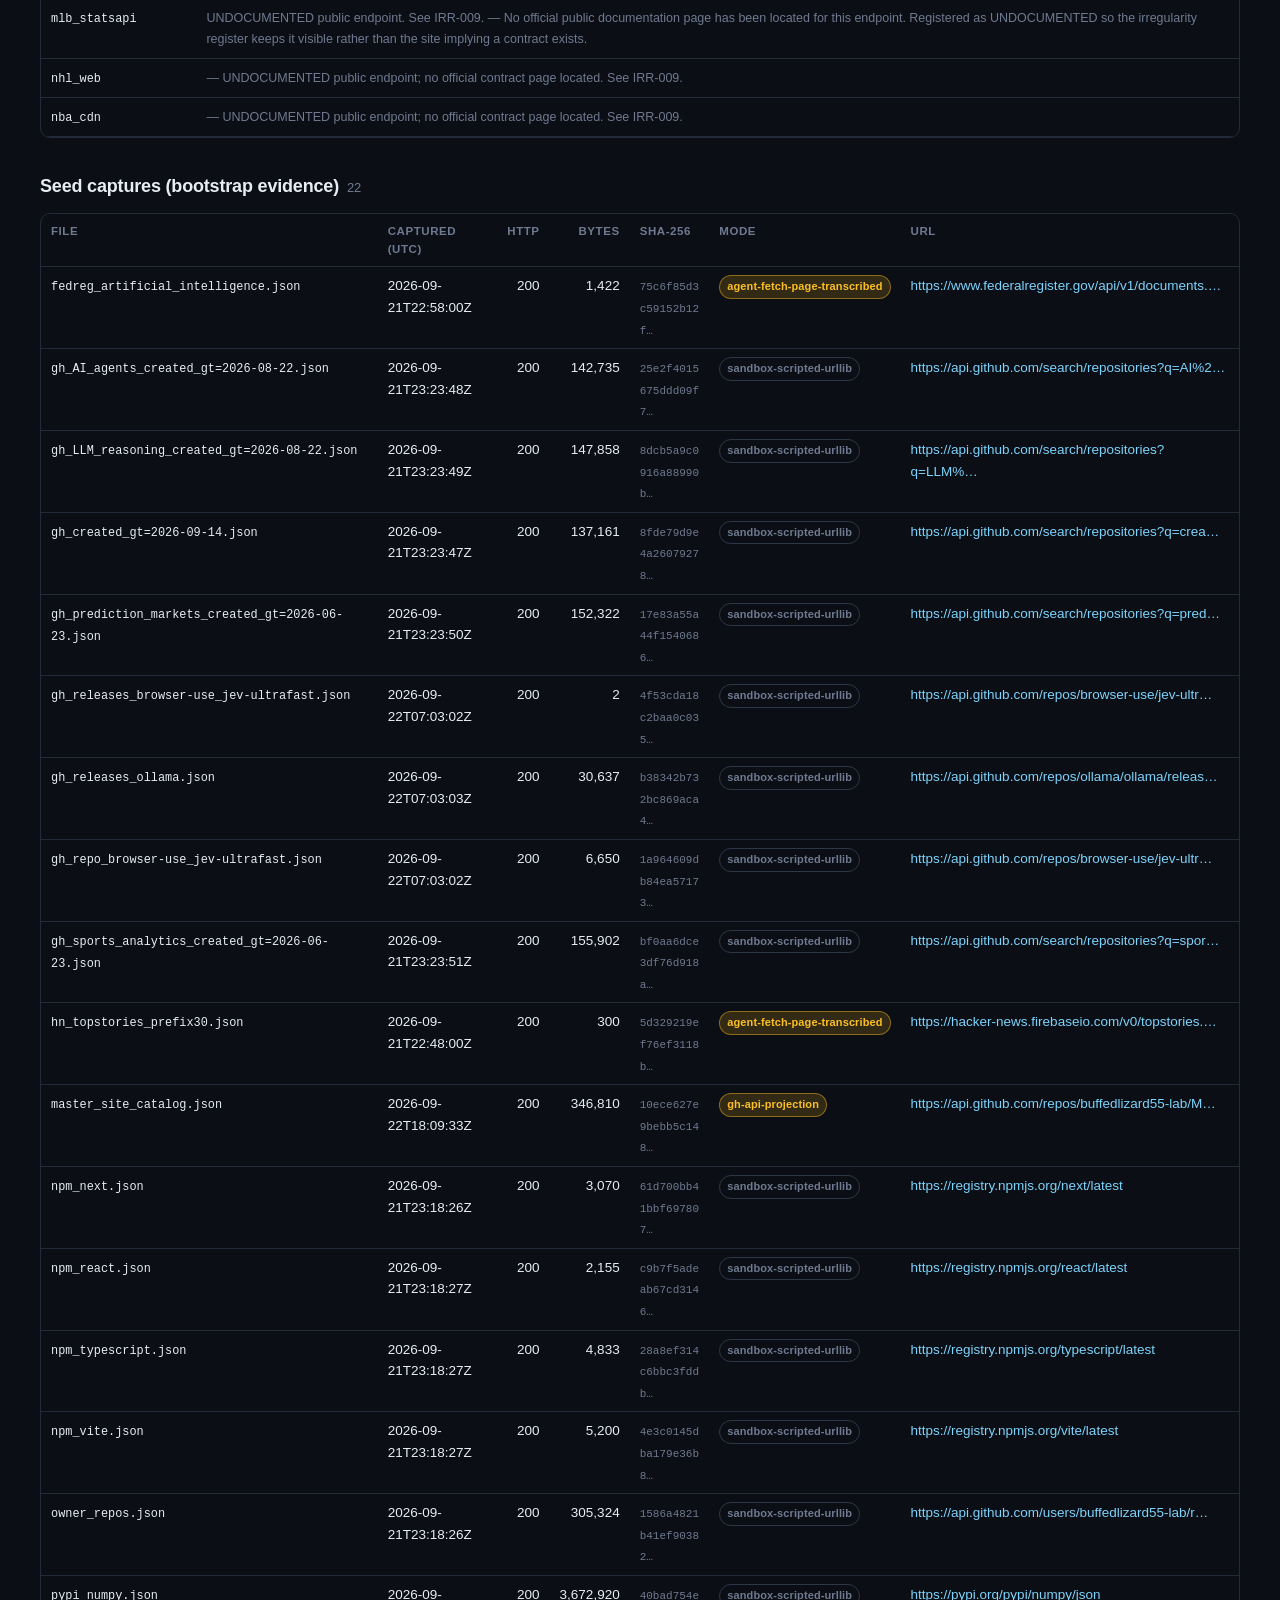
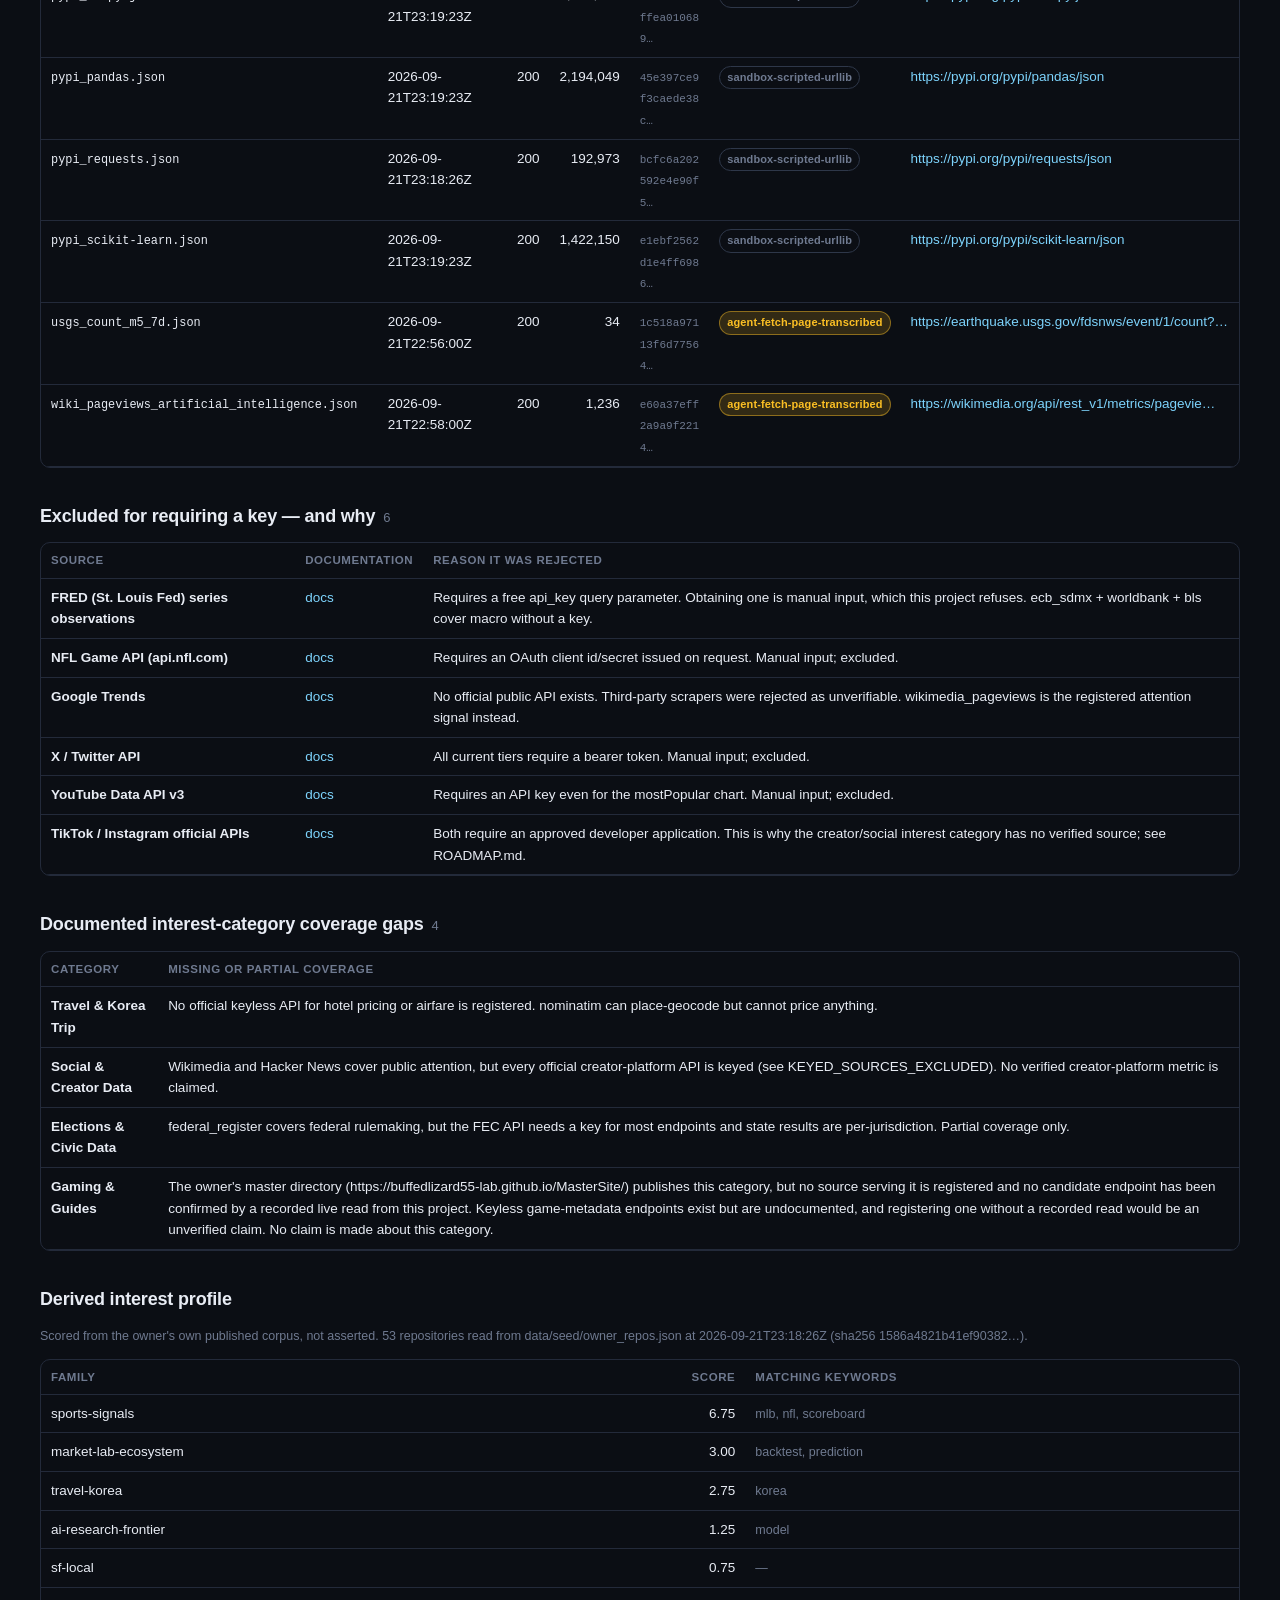
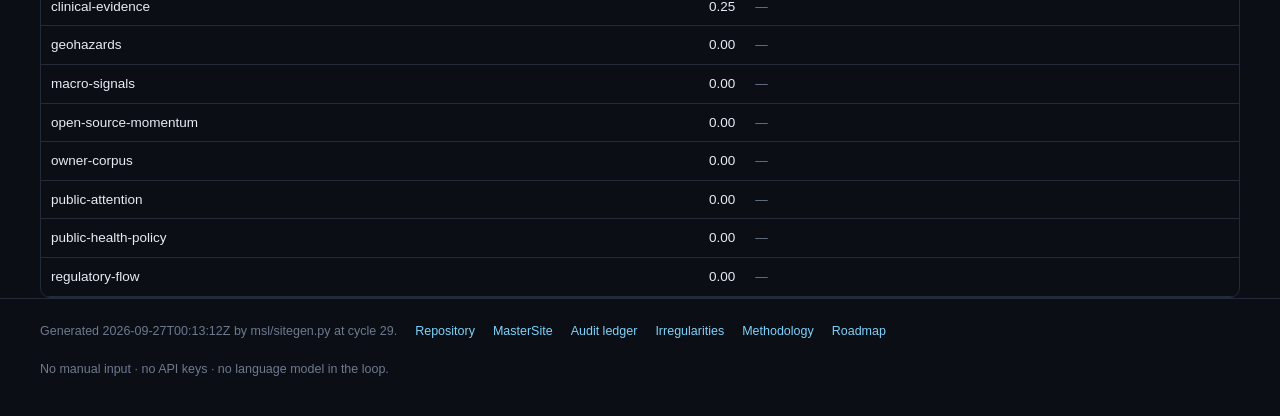
<file: sources.html>
<!DOCTYPE html>
<html lang="en" data-theme="">
<head>
<meta charset="utf-8">
<meta name="viewport" content="width=device-width, initial-scale=1">
<title>Source registry — MasterSelfLearn</title>
<meta name="description" content="Official sources, their health, and what is excluded and why.">
<meta name="color-scheme" content="dark light">
<link rel="stylesheet" href="styles.css">
<script src="data/site.js"></script>
</head>
<body data-page="sources.html">
<a class="skip" href="#main">Skip to content</a>
<main id="main" class="wrap" aria-live="polite"></main>
<script src="app.js"></script>
</body>
</html>
</file>
<file: styles.css>
/* MasterSelfLearn — design system. No framework, no build step, no web fonts. */

:root {
  --bg: #0b0e14;
  --bg-2: #11151f;
  --bg-3: #161b28;
  --line: #232a3a;
  --line-2: #2e3749;
  --fg: #e8ecf4;
  --fg-2: #a6b0c3;
  --fg-3: #6f7a90;
  --accent: #5eead4;
  --accent-2: #7dd3fc;
  --up: #4ade80;
  --down: #fb7185;
  --warn: #fbbf24;
  --crit: #f87171;
  --info: #60a5fa;
  --mono: ui-monospace, SFMono-Regular, "SF Mono", Menlo, Consolas, monospace;
  --sans: -apple-system, BlinkMacSystemFont, "Segoe UI", Roboto, "Helvetica Neue", Arial, sans-serif;
  --r: 10px;
  --maxw: 1240px;
}

[data-theme="light"] {
  --bg: #f7f8fb;
  --bg-2: #ffffff;
  --bg-3: #eef1f7;
  --line: #dfe4ee;
  --line-2: #c9d1e0;
  --fg: #131926;
  --fg-2: #4c566b;
  --fg-3: #7b869c;
  --accent: #0d9488;
  --accent-2: #0369a1;
}

* { box-sizing: border-box; }

html { -webkit-text-size-adjust: 100%; }

body {
  margin: 0;
  background: var(--bg);
  color: var(--fg);
  font-family: var(--sans);
  font-size: 15px;
  line-height: 1.6;
  font-feature-settings: "tnum" 1;
}

a { color: var(--accent-2); text-decoration: none; }
a:hover { text-decoration: underline; }

code, .mono { font-family: var(--mono); font-size: 0.88em; }

.skip {
  position: absolute; left: -9999px; top: 0;
  background: var(--accent); color: #06251f; padding: 8px 14px; z-index: 99;
}
.skip:focus { left: 8px; }

.wrap { max-width: var(--maxw); margin: 0 auto; padding: 0 20px; }

/* ---------------------------------------------------------------- header */
header.top {
  position: sticky; top: 0; z-index: 20;
  background: color-mix(in srgb, var(--bg) 88%, transparent);
  backdrop-filter: blur(10px);
  border-bottom: 1px solid var(--line);
}
.top-row {
  display: flex; align-items: center; gap: 14px; flex-wrap: wrap;
  padding: 12px 0;
}
.brand {
  font-weight: 700; font-size: 17px; letter-spacing: -0.01em; color: var(--fg);
  display: flex; align-items: center; gap: 9px; white-space: nowrap;
}
.brand .dot {
  width: 9px; height: 9px; border-radius: 50%; background: var(--accent);
  box-shadow: 0 0 0 3px color-mix(in srgb, var(--accent) 22%, transparent);
}
.brand small { color: var(--fg-3); font-weight: 500; font-size: 12px; }
.pulse {
  font-size: 11.5px; color: var(--fg-3); border: 1px solid var(--line);
  border-radius: 999px; padding: 2px 9px; white-space: nowrap;
}
.pulse b { color: var(--accent); font-weight: 600; }
.spacer { flex: 1; }

nav.tabs { display: flex; gap: 2px; flex-wrap: wrap; }
nav.tabs a {
  padding: 7px 11px; border-radius: 8px; color: var(--fg-2);
  font-size: 13.5px; font-weight: 500; white-space: nowrap;
}
nav.tabs a:hover { background: var(--bg-3); color: var(--fg); text-decoration: none; }
nav.tabs a[aria-current="page"] {
  background: var(--bg-3); color: var(--fg);
  box-shadow: inset 0 -2px 0 var(--accent);
}

button.mini {
  background: var(--bg-3); color: var(--fg-2); border: 1px solid var(--line);
  border-radius: 8px; padding: 5px 10px; font-size: 12.5px; cursor: pointer;
  font-family: var(--sans);
}
button.mini:hover { color: var(--fg); border-color: var(--line-2); }

/* ------------------------------------------------------------------ main */
main { padding: 26px 0 70px; }

h1 { font-size: 26px; margin: 0 0 4px; letter-spacing: -0.02em; }
h2 { font-size: 18px; margin: 34px 0 12px; letter-spacing: -0.01em; }
h2 .n { color: var(--fg-3); font-weight: 500; font-size: 13px; margin-left: 8px; }
h3 { font-size: 15px; margin: 18px 0 8px; }
.lede { color: var(--fg-2); margin: 0 0 20px; max-width: 78ch; }

.card {
  background: var(--bg-2); border: 1px solid var(--line);
  border-radius: var(--r); padding: 16px 18px;
}
.card.tight { padding: 12px 14px; }

.grid { display: grid; gap: 12px; }
.g2 { grid-template-columns: repeat(2, minmax(0, 1fr)); }
.g3 { grid-template-columns: repeat(3, minmax(0, 1fr)); }
.g4 { grid-template-columns: repeat(4, minmax(0, 1fr)); }
.g6 { grid-template-columns: repeat(6, minmax(0, 1fr)); }

/* ---------------------------------------------------------------- stats */
.stats { display: grid; gap: 10px; grid-template-columns: repeat(6, minmax(0, 1fr)); }
.stat {
  background: var(--bg-2); border: 1px solid var(--line); border-radius: var(--r);
  padding: 12px 14px;
}
.stat .k { font-size: 11px; text-transform: uppercase; letter-spacing: 0.06em; color: var(--fg-3); }
.stat .v { font-size: 24px; font-weight: 650; letter-spacing: -0.02em; margin-top: 2px; }
.stat .s { font-size: 11.5px; color: var(--fg-3); }
.stat.ok .v { color: var(--up); }
.stat.bad .v { color: var(--crit); }
.stat.warn .v { color: var(--warn); }

/* -------------------------------------------------------------- badges */
.badge {
  display: inline-block; font-size: 11px; font-weight: 600; padding: 2px 7px;
  border-radius: 999px; border: 1px solid var(--line-2); color: var(--fg-2);
  white-space: nowrap; letter-spacing: 0.01em;
}
.badge.crit { background: color-mix(in srgb, var(--crit) 16%, transparent); border-color: color-mix(in srgb, var(--crit) 45%, transparent); color: var(--crit); }
.badge.warn { background: color-mix(in srgb, var(--warn) 16%, transparent); border-color: color-mix(in srgb, var(--warn) 45%, transparent); color: var(--warn); }
.badge.info { background: color-mix(in srgb, var(--info) 16%, transparent); border-color: color-mix(in srgb, var(--info) 45%, transparent); color: var(--info); }
.badge.ok   { background: color-mix(in srgb, var(--up) 16%, transparent); border-color: color-mix(in srgb, var(--up) 45%, transparent); color: var(--up); }
.badge.mute { color: var(--fg-3); }
.badge.acc  { background: color-mix(in srgb, var(--accent) 14%, transparent); border-color: color-mix(in srgb, var(--accent) 40%, transparent); color: var(--accent); }

/* -------------------------------------------------------------- tables */
table { width: 100%; border-collapse: collapse; font-size: 13.5px; }
th, td { text-align: left; padding: 8px 10px; border-bottom: 1px solid var(--line); vertical-align: top; }
th { color: var(--fg-3); font-weight: 600; font-size: 11.5px; text-transform: uppercase; letter-spacing: 0.05em; }
tbody tr:hover { background: var(--bg-3); }
td.num, th.num { text-align: right; font-variant-numeric: tabular-nums; }
.tablewrap { overflow-x: auto; border: 1px solid var(--line); border-radius: var(--r); }
.tablewrap table { border: 0; }
.tablewrap th, .tablewrap td { border-bottom: 1px solid var(--line); }

/* -------------------------------------------------------------- filters */
.toolbar { display: flex; gap: 8px; flex-wrap: wrap; align-items: center; margin: 0 0 14px; }
.toolbar input[type="search"] {
  flex: 1; min-width: 210px; background: var(--bg-2); border: 1px solid var(--line);
  color: var(--fg); border-radius: 8px; padding: 8px 11px; font-size: 14px;
  font-family: var(--sans);
}
.toolbar input[type="search"]:focus { outline: 2px solid var(--accent); outline-offset: -1px; }
.chip {
  background: var(--bg-2); border: 1px solid var(--line); color: var(--fg-2);
  border-radius: 999px; padding: 5px 11px; font-size: 12.5px; cursor: pointer;
  font-family: var(--sans);
}
.chip[aria-pressed="true"] { background: var(--bg-3); color: var(--fg); border-color: var(--accent); }
.chip .c { color: var(--fg-3); margin-left: 5px; font-size: 11px; }

/* --------------------------------------------------------------- lists */
.list { list-style: none; margin: 0; padding: 0; }
.list > li { border-bottom: 1px solid var(--line); padding: 11px 0; }
.list > li:last-child { border-bottom: 0; }
.list .t { font-weight: 600; }
.list .m { color: var(--fg-3); font-size: 12.5px; margin-top: 3px; }
.list .b { margin-top: 5px; }

details.row { border-bottom: 1px solid var(--line); }
details.row summary {
  cursor: pointer; padding: 10px 0; list-style: none; display: flex;
  gap: 10px; align-items: baseline; flex-wrap: wrap;
}
details.row summary::-webkit-details-marker { display: none; }
details.row summary::before { content: "▸"; color: var(--fg-3); font-size: 11px; }
details.row[open] summary::before { content: "▾"; }
details.row .body { padding: 0 0 12px 16px; color: var(--fg-2); font-size: 13.5px; }

.bar { height: 6px; background: var(--bg-3); border-radius: 999px; overflow: hidden; }
.bar > i { display: block; height: 100%; background: var(--accent); }
.bar.warn > i { background: var(--warn); }
.bar.crit > i { background: var(--crit); }

.kv { display: grid; grid-template-columns: 190px 1fr; gap: 4px 14px; font-size: 13.5px; }
.kv dt { color: var(--fg-3); }
.kv dd { margin: 0; }

.note {
  border-left: 3px solid var(--accent); background: var(--bg-2);
  padding: 11px 14px; border-radius: 0 var(--r) var(--r) 0; margin: 12px 0;
  font-size: 13.5px; color: var(--fg-2);
}
.note.warn { border-left-color: var(--warn); }
.note.crit { border-left-color: var(--crit); }

.empty { color: var(--fg-3); font-size: 13.5px; padding: 14px 0; }
.small { font-size: 12.5px; color: var(--fg-3); }
.nowrap { white-space: nowrap; }
.up { color: var(--up); }
.down { color: var(--down); }
.hash { font-family: var(--mono); font-size: 11px; color: var(--fg-3); word-break: break-all; }

footer.bottom {
  border-top: 1px solid var(--line); padding: 22px 0 44px;
  color: var(--fg-3); font-size: 12.5px;
}
footer.bottom .wrap { display: flex; gap: 18px; flex-wrap: wrap; align-items: center; }

@media (max-width: 1000px) {
  .stats { grid-template-columns: repeat(3, minmax(0, 1fr)); }
  .g6, .g4 { grid-template-columns: repeat(2, minmax(0, 1fr)); }
  .g3 { grid-template-columns: repeat(2, minmax(0, 1fr)); }
}
@media (max-width: 640px) {
  .stats { grid-template-columns: repeat(2, minmax(0, 1fr)); }
  .g2, .g3, .g4, .g6 { grid-template-columns: 1fr; }
  h1 { font-size: 22px; }
  .kv { grid-template-columns: 1fr; }
}
@media (prefers-reduced-motion: reduce) { * { animation: none !important; transition: none !important; } }
</file>
